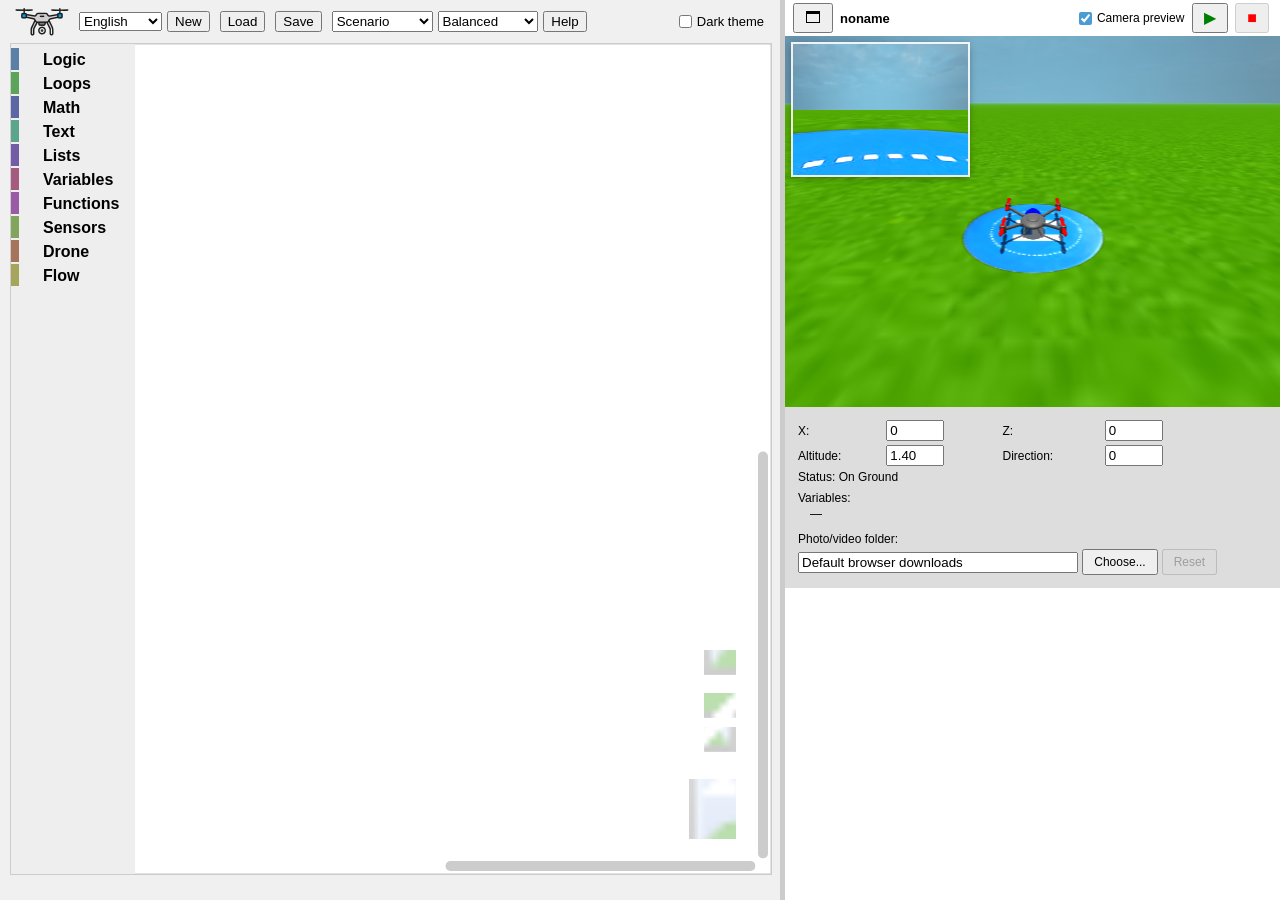
<file: index.html>
<!DOCTYPE html>
<html>
  <head>
    <meta charset="UTF-8">
    <link rel="icon" href="Drone Commander.png">
    <title>Drone Commander</title>
    <style>
      body, html {
        margin: 0;
        padding: 0;
        height: 100%;
        font-family: sans-serif;
        overflow: hidden;
      }
      #container {
        display: flex;
        height: 100%;
        width: 100%;
      }
      #leftPanel {
        width: calc(100% - 500px);
        padding: 10px;
        box-sizing: border-box;
        background: #f0f0f0;
        overflow: auto;
      }
      #divider {
        width: 5px;
        background-color: #ccc;
        cursor: ew-resize;
      }
      #rightPanel {
        flex: 1;
        display: flex;
        flex-direction: column;
        overflow: hidden;
        position: relative;
      }
      #rightPanel  button {
        font-size: 16px; 
        line-height: 1;
        padding: 5px 10px;
        margin:2px;
        vertical-align: middle;
        margin-right: 5px;
      }
      #webglContainer {
        flex: 0 1 auto;
        width: 100%;
        aspect-ratio: 4 / 3;
        min-height: 0;
        position: relative;
        overflow: hidden;
        background: #ddd;
      }
      #statusPanel {
        flex: 0 0 auto;
        background: #ddd;
        padding: 10px;
        overflow: auto;
        width: 100%;
        max-height: 40%;
        box-sizing: border-box;
        font-size: 12px;
      }
      #statusPanel table {
        width: calc(100% - 50px);
      }
      #statusPanel input {
        width: 50px;
      }
      #mediaSaveDirectoryRow td {
        padding-top: 8px;
      }
      #mediaSaveDirectoryFields {
        display: flex;
        align-items: center;
        gap: 4px;
        margin-top: 3px;
      }
      #statusPanel #mediaSaveDirectoryPath {
        flex: 1 1 auto;
        min-width: 80px;
        width: auto;
      }
      #statusPanel #selectMediaSaveDirectoryBtn,
      #statusPanel #resetMediaSaveDirectoryBtn {
        flex: 0 0 auto;
        margin: 0;
        font-size: 12px;
        white-space: nowrap;
      }
      #droneCameraPanel {
        position: absolute;
        top: 8px;
        left: 8px;
        z-index: 5;
        overflow: hidden;
        outline: 2px solid rgba(255, 255, 255, 0.9);
        box-shadow: 0 2px 8px rgba(0, 0, 0, 0.45);
        background: transparent;
        pointer-events: none;
      }
      #variablesRow td {
        padding-top: 4px;
      }
      #variableValues {
        display: flex;
        flex-direction: column;
        gap: 2px;
        margin-top: 2px;
        margin-left: 12px;
      }
      .variableValue {
        white-space: nowrap;
      }
      #blocklyDiv {
        height: calc(100% - 50px);
        width: 100%;
        border: 1px solid #ccc;
      }
      #menu {        
        margin-bottom: 10px;
        display: flex;
        align-items: center;
        gap: 5px;
        flex-wrap: wrap;
      }
      #menu img {
        margin-top: -23px;
        margin-bottom: -23px;
      }
      #scenarioControls {
        display: flex;
        gap: 5px;
        flex: 0 1 260px;
        min-width: 220px;
      }
      #scenarioControls select {
        flex: 1;
        min-width: 0;
      }
      #darkThemeControl {
        display: inline-flex;
        align-items: center;
        gap: 5px;
        margin-inline-start: auto;
        padding: 4px 6px;
        white-space: nowrap;
        font-size: 13px;
        cursor: pointer;
        user-select: none;
      }
      #darkThemeToggle {
        margin: 0;
        accent-color: #4B9CD3;
        cursor: pointer;
      }
      #viewerToolbar {
        display: flex;
        justify-content: flex-start;
        align-items: center;
        min-height: 36px;
        padding-left: 6px;
        padding-right: 6px;
        box-sizing: border-box;
      }
      #cameraPreviewControl {
        display: inline-flex;
        align-items: center;
        gap: 5px;
        margin-right: 6px;
        white-space: nowrap;
        font-size: 12px;
        cursor: pointer;
        user-select: none;
      }
      #cameraPreviewToggle {
        margin: 0;
        accent-color: #4B9CD3;
        cursor: pointer;
      }
      #fileNameLabel {
        max-width: 180px;
        overflow: hidden;
        text-overflow: ellipsis;
        white-space: nowrap;
        font-size: 13px;
        font-weight: bold;
        margin: 0 auto 0 2px;
      }
      button{
        margin-right:5px;
      }
      
      .blocklyTreeLabel {
        padding: 4px 8px;
        font-size: 16px;
        font-weight: bold;
        font-family: "Segoe UI", sans-serif;
      }

      .blocklyTreeRow {
        background: none !important; 
        border-radius: 0 !important;
        margin-bottom: 2px;
      }

      .blocklyTreeRow:hover {
        background-color: #e0e0e0 !important;
      }

      .blocklyToolboxCategory[data-category-id="logic"] > .blocklyTreeRow > .blocklyTreeLabel { color: #4B9CD3; }
      .blocklyToolboxCategory[data-category-id="loops"] > .blocklyTreeRow > .blocklyTreeLabel { color: #F7C948; }
      .blocklyToolboxCategory[data-category-id="math"] > .blocklyTreeRow > .blocklyTreeLabel { color: #F86624; }
      .blocklyToolboxCategory[data-category-id="text"] > .blocklyTreeRow > .blocklyTreeLabel { color: #8C6BB1; }
      .blocklyToolboxCategory[data-category-id="lists"] > .blocklyTreeRow > .blocklyTreeLabel { color: #3AAFB9; }
      .blocklyToolboxCategory[data-category-id="variables"] > .blocklyTreeRow > .blocklyTreeLabel { color: #FF8C42; }
      .blocklyToolboxCategory[data-category-id="functions"] > .blocklyTreeRow > .blocklyTreeLabel { color: #DB5461; }
      .blocklyToolboxCategory[data-category-id="drone"] > .blocklyTreeRow > .blocklyTreeLabel { color: #20A39E; }
      .blocklyToolboxCategory[data-category-id="sensors"] > .blocklyTreeRow > .blocklyTreeLabel { color: #90BE6D; }
      .blocklyToolboxCategory[data-category-id="flow"] > .blocklyTreeRow > .blocklyTreeLabel { color: #888888; }

      html.dark-theme {
        color-scheme: dark;
      }
      html.dark-theme body {
        background: #151719;
        color: #f0f0f0;
      }
      html.dark-theme #leftPanel,
      html.dark-theme #viewerToolbar {
        background: #1d1f21;
      }
      html.dark-theme #rightPanel {
        background: #151719;
      }
      html.dark-theme #divider {
        background: #4a4d50;
      }
      html.dark-theme #blocklyDiv {
        border-color: #55595d;
      }
      html.dark-theme button,
      html.dark-theme select,
      html.dark-theme input[type="text"],
      html.dark-theme input[type="number"] {
        border: 1px solid #5c6064;
        background: #2b2e31;
        color: #f2f2f2;
      }
      html.dark-theme button:disabled {
        color: #8d9195;
      }
      html.dark-theme #statusPanel {
        background: #26292c;
        color: #f0f0f0;
      }
      html.dark-theme .blocklyTreeRow:hover {
        background-color: #34383c !important;
      }
      
    </style>
    <!-- Include Blockly -->
    <script src="libs/blockly_compressed.min.js"></script>
    <script src="libs/blocks_compressed.min.js"></script>
    <script src="libs/Msg/en.js"></script>
    <script src="libs/javascript_compressed.min.js"></script>
    <!-- Include Three.js -->
    <script src="libs/three.min.js"></script>
    <script src="libs/STLLoader.js"></script>  
    <script src="libs/MTLLoader.js"></script>  
    <script src="libs/OBJLoader.js"></script>  
    
  </head>
  <body>
    <div id="container">
      <div id="leftPanel">
        <div id="menu">
          <img src="Drone Commander.png" width="64px">    
          <select id="languageSelect">
            <option value="en">English</option>
            <option value="it">Italiano</option>
            <option value="fr">Français</option>
            <option value="de">Deutsch</option>
            <option value="es">Español</option>
            <option value="pt">Português</option>
            <option value="ar">العربية</option>
            <option value="zh">简体中文</option>
            <option value="ko">한국어</option>
            <option value="ja">日本語</option>
          </select>
          <button id="newBtn">New</button>
          <button id="loadBtn">Load</button>
          <button id="saveBtn">Save</button>
          <div id="scenarioControls">
            <select id="scenarioSelect">
              <option value=""></option>
            </select>
            <select id="graphicsSelect">
              <option value="performance"></option>
              <option value="balanced"></option>
              <option value="quality"></option>
            </select>
            <button id="helpBtn"></button>
          </div>
          <label id="darkThemeControl" for="darkThemeToggle">
            <input type="checkbox" id="darkThemeToggle">
            <span id="labelDarkTheme">Dark theme</span>
          </label>

          <input type="file" id="fileInput" style="display:none">
        </div>
        <div id="blocklyDiv"></div>
      </div>
      <div id="divider"></div>
      <div id="rightPanel">
        <div id="viewerToolbar">
          <button id="toggleWebglBtn" >🗖</button>
          <span id="fileNameLabel"></span>
          <label id="cameraPreviewControl" for="cameraPreviewToggle">
            <input type="checkbox" id="cameraPreviewToggle" checked>
            <span id="labelCameraPreview">Camera preview</span>
          </label>
          <button id="runBtn" ><font color='green'>▶</font></button>
          <button id="stopBtn" disabled ><font color='red'>■</font></button>
        </div>
        <div id="webglContainer">
          <div id="droneCameraPanel"></div>
        </div>
        <div id="statusPanel">
          <table>
            <tr>
              <td id="labelX">X:</td><td><input type="number" id="x" value="0" step="0.1"></td>
              <td id="labelZ">Z:</td><td><input type="number" id="z" value="0" step="0.1"></td>
            </tr>
            <tr>
              <td id="labelAlt">Altitude:</td><td><input type="number" id="altitude" value="1.5" step="0.1"></td>
              <td id="labelDir">Direction:</td><td><input type="number" id="direction" value="0" step="1"></td>
            </tr>
            <tr>
              <td colspan="2"><span id="labelStatus">Status:</span> <span id="flightStatus">On Ground</span></td>
            </tr>
            <tr id="variablesRow">
              <td colspan="4">
                <div id="labelVariables">Variables:</div>
                <div id="variableValues">—</div>
              </td>
            </tr>
            <tr id="mediaSaveDirectoryRow" hidden>
              <td colspan="4">
                <label id="labelMediaSaveDirectory" for="mediaSaveDirectoryPath">
                  Photo/video folder:
                </label>
                <div id="mediaSaveDirectoryFields">
                  <input type="text" id="mediaSaveDirectoryPath" readonly>
                  <button type="button" id="selectMediaSaveDirectoryBtn">Choose...</button>
                  <button type="button" id="resetMediaSaveDirectoryBtn">Reset</button>
                </div>
              </td>
            </tr>
          </table>
        </div>
      </div>
    </div>
    
    <script src="js/blockly.js"></script>
    <script src="js/drone-commands.js"></script>
    <script src="js/ui.js"></script>
    <script src="js/app.js"></script>
  </body>
</html>
</file>
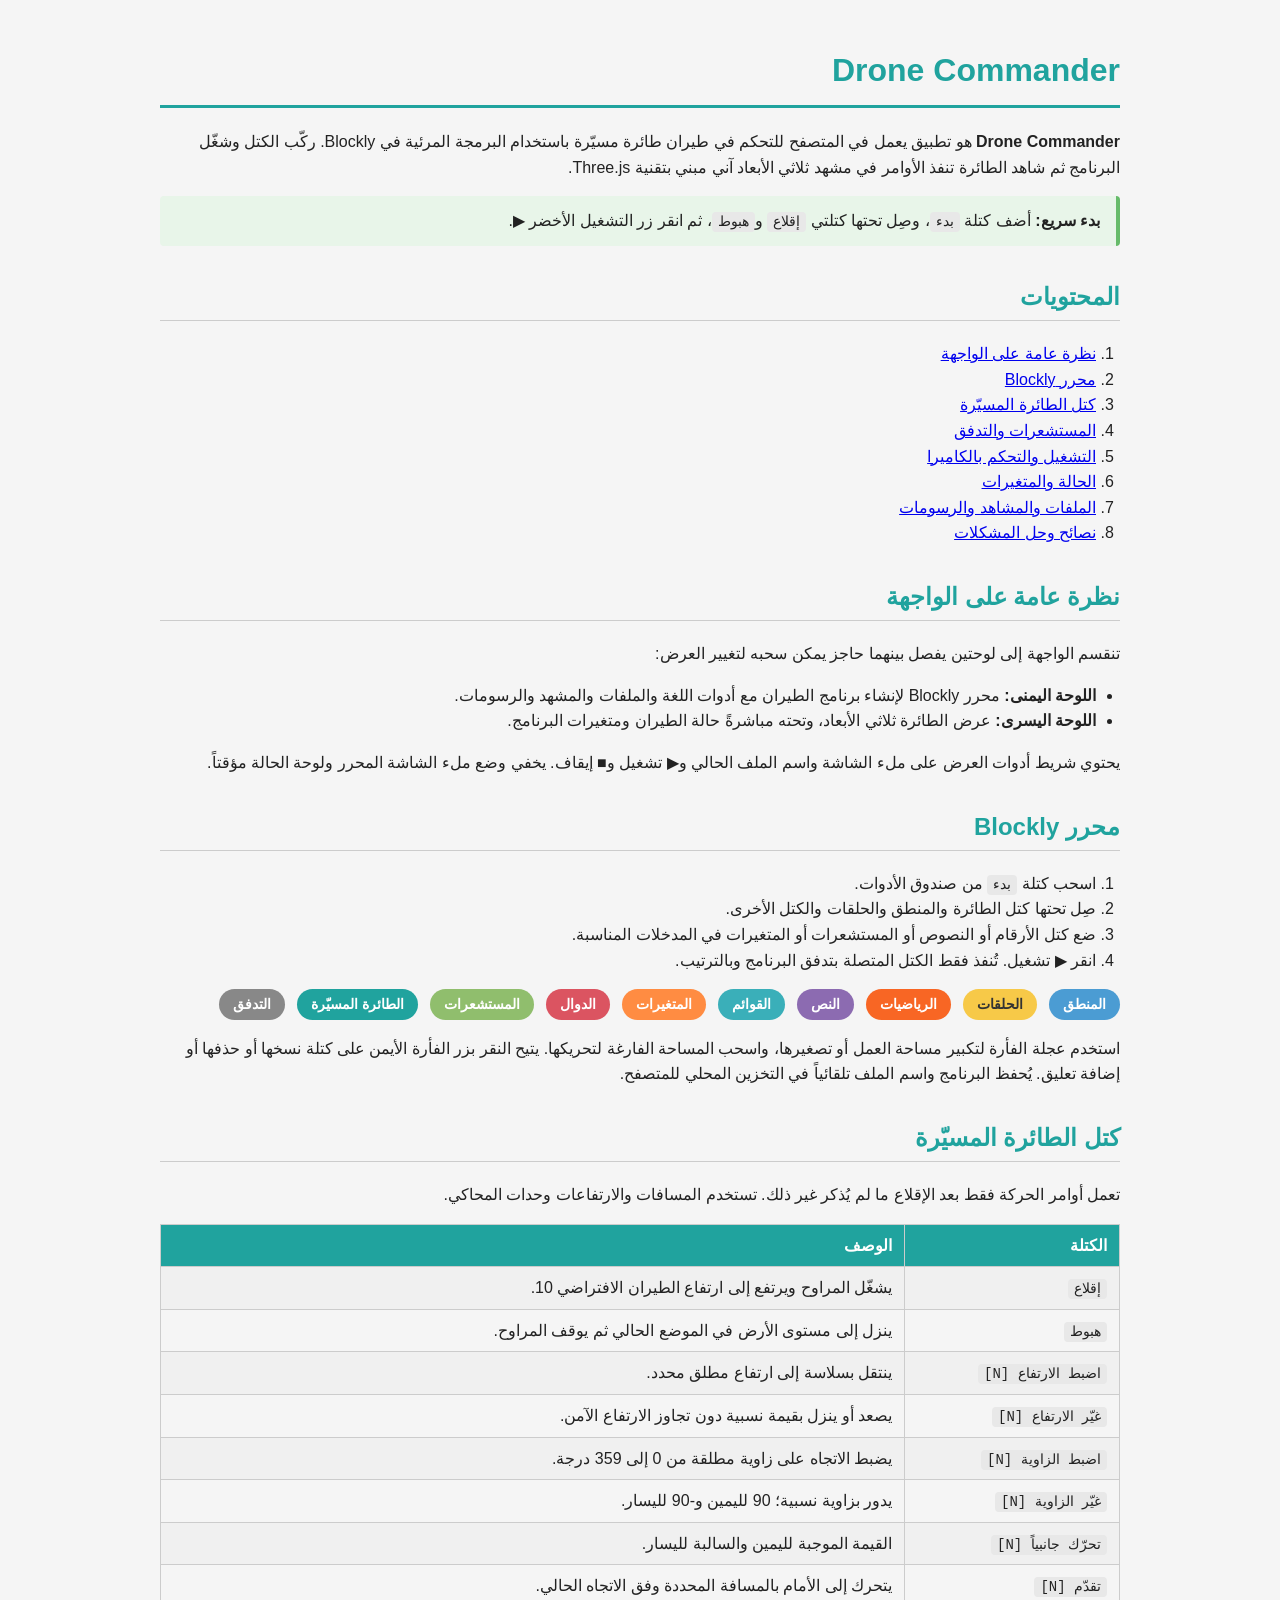
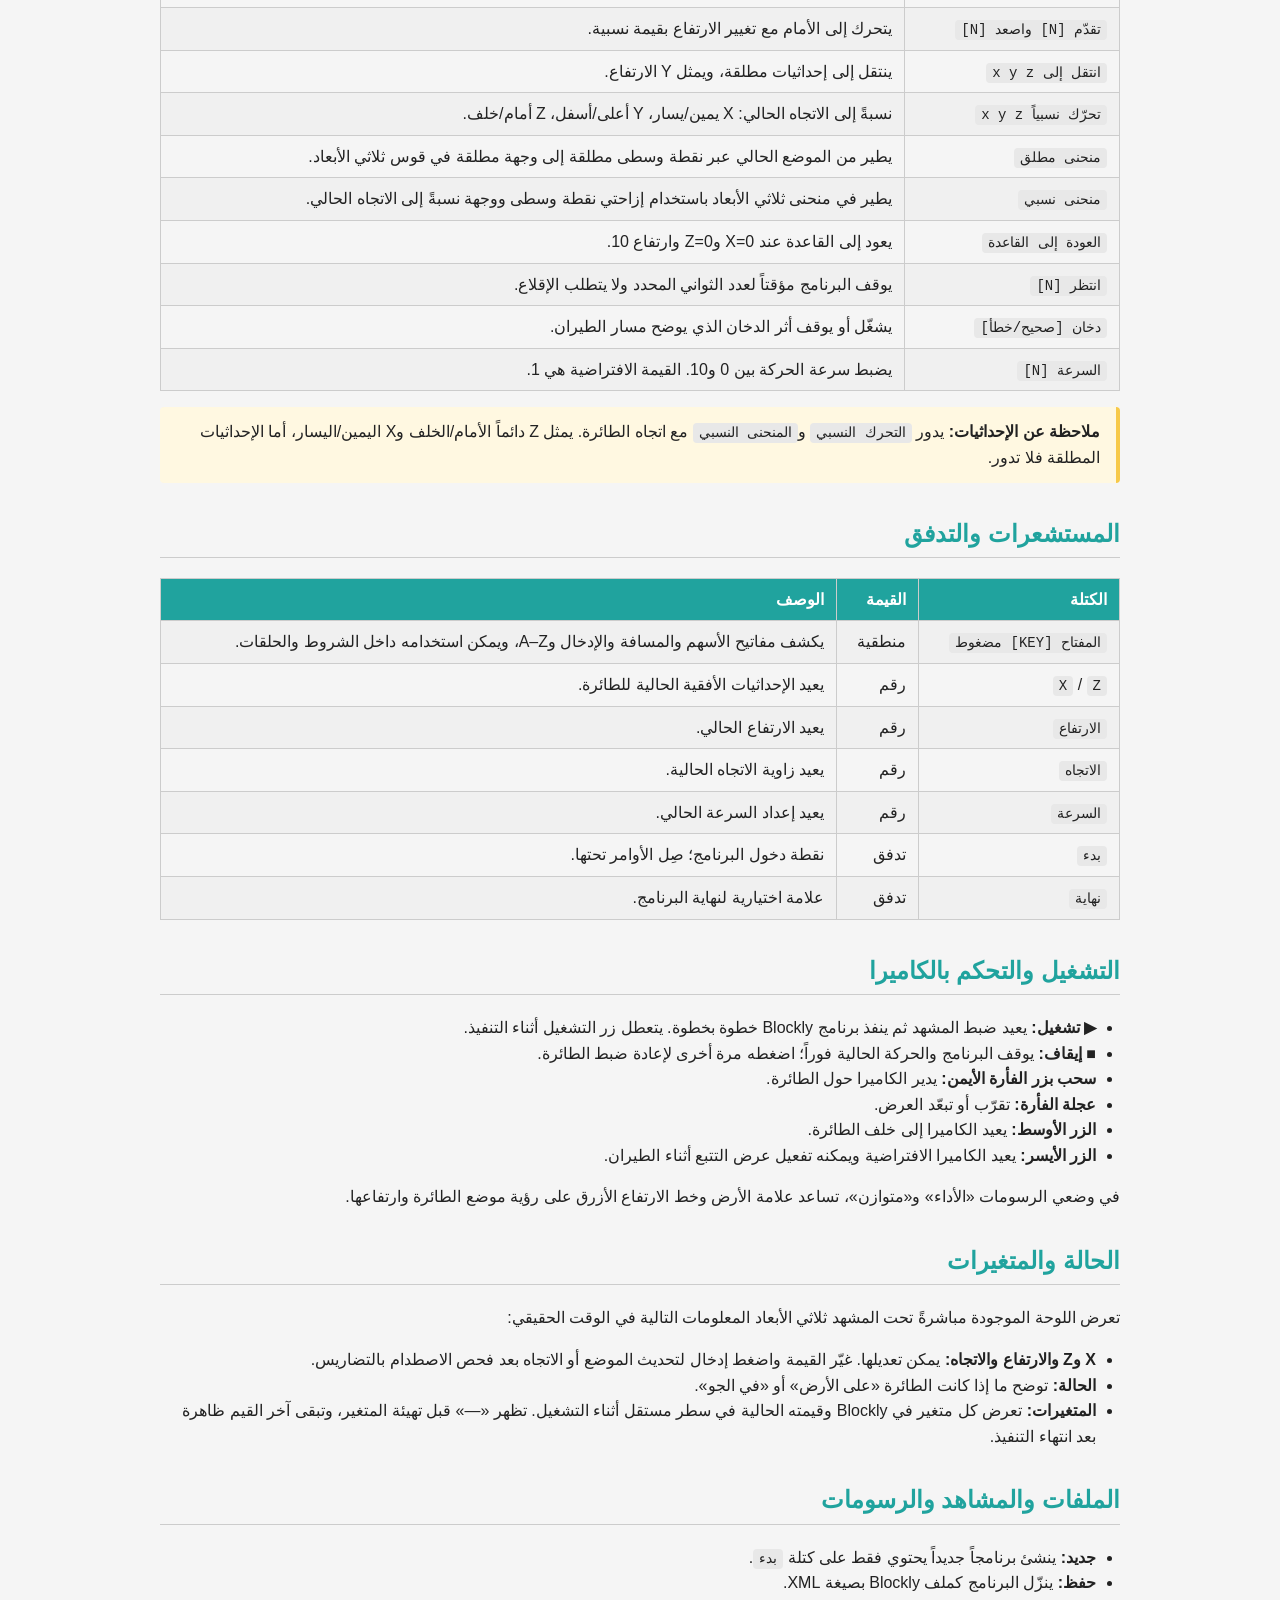
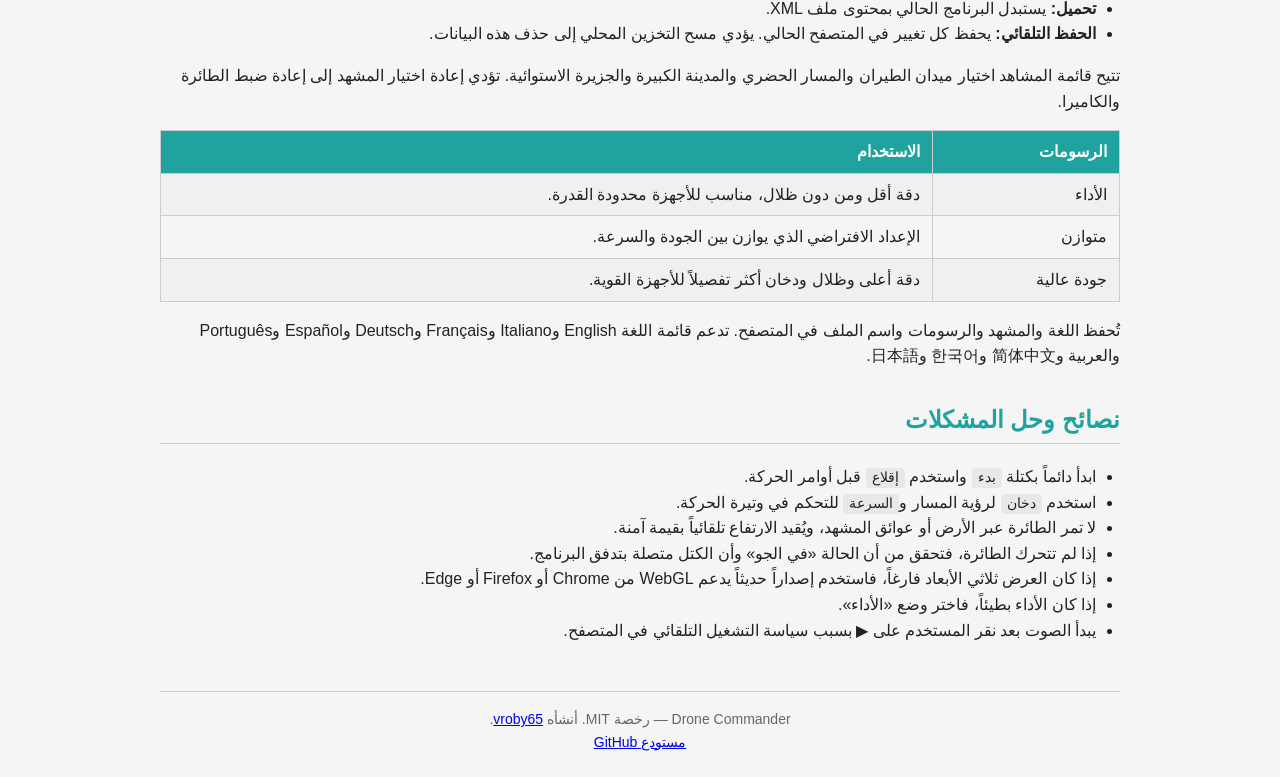
<file: doc/help-ar.html>
<!DOCTYPE html>
<html lang="ar" dir="rtl">
<head>
  <meta charset="UTF-8">
  <meta name="viewport" content="width=device-width, initial-scale=1.0">
  <title>Drone Commander - المساعدة</title>
  <link rel="stylesheet" href="help.css">
</head>
<body>

<h1>Drone Commander</h1>
<p><strong>Drone Commander</strong> هو تطبيق يعمل في المتصفح للتحكم في طيران طائرة مسيّرة باستخدام البرمجة المرئية في Blockly. ركّب الكتل وشغّل البرنامج ثم شاهد الطائرة تنفذ الأوامر في مشهد ثلاثي الأبعاد آني مبني بتقنية Three.js.</p>

<div class="tip"><strong>بدء سريع:</strong> أضف كتلة <code>بدء</code>، وصِل تحتها كتلتي <code>إقلاع</code> و<code>هبوط</code>، ثم انقر زر التشغيل الأخضر ▶.</div>

<h2>المحتويات</h2>
<ol>
  <li><a href="#interface">نظرة عامة على الواجهة</a></li>
  <li><a href="#editor">محرر Blockly</a></li>
  <li><a href="#drone-blocks">كتل الطائرة المسيّرة</a></li>
  <li><a href="#sensors">المستشعرات والتدفق</a></li>
  <li><a href="#controls">التشغيل والتحكم بالكاميرا</a></li>
  <li><a href="#status">الحالة والمتغيرات</a></li>
  <li><a href="#files">الملفات والمشاهد والرسومات</a></li>
  <li><a href="#tips">نصائح وحل المشكلات</a></li>
</ol>

<h2 id="interface">نظرة عامة على الواجهة</h2>
<p>تنقسم الواجهة إلى لوحتين يفصل بينهما حاجز يمكن سحبه لتغيير العرض:</p>
<ul>
  <li><strong>اللوحة اليمنى:</strong> محرر Blockly لإنشاء برنامج الطيران مع أدوات اللغة والملفات والمشهد والرسومات.</li>
  <li><strong>اللوحة اليسرى:</strong> عرض الطائرة ثلاثي الأبعاد، وتحته مباشرةً حالة الطيران ومتغيرات البرنامج.</li>
</ul>
<p>يحتوي شريط أدوات العرض على ملء الشاشة واسم الملف الحالي و▶ تشغيل و■ إيقاف. يخفي وضع ملء الشاشة المحرر ولوحة الحالة مؤقتاً.</p>

<h2 id="editor">محرر Blockly</h2>
<ol>
  <li>اسحب كتلة <code>بدء</code> من صندوق الأدوات.</li>
  <li>صِل تحتها كتل الطائرة والمنطق والحلقات والكتل الأخرى.</li>
  <li>ضع كتل الأرقام أو النصوص أو المستشعرات أو المتغيرات في المدخلات المناسبة.</li>
  <li>انقر ▶ تشغيل. تُنفذ فقط الكتل المتصلة بتدفق البرنامج وبالترتيب.</li>
</ol>

<div class="category-section">
  <span class="category-tag cat-logic">المنطق</span>
  <span class="category-tag cat-loops">الحلقات</span>
  <span class="category-tag cat-math">الرياضيات</span>
  <span class="category-tag cat-text">النص</span>
  <span class="category-tag cat-lists">القوائم</span>
  <span class="category-tag cat-variables">المتغيرات</span>
  <span class="category-tag cat-functions">الدوال</span>
  <span class="category-tag cat-sensors">المستشعرات</span>
  <span class="category-tag cat-drone">الطائرة المسيّرة</span>
  <span class="category-tag cat-flow">التدفق</span>
</div>

<p>استخدم عجلة الفأرة لتكبير مساحة العمل أو تصغيرها، واسحب المساحة الفارغة لتحريكها. يتيح النقر بزر الفأرة الأيمن على كتلة نسخها أو حذفها أو إضافة تعليق. يُحفظ البرنامج واسم الملف تلقائياً في التخزين المحلي للمتصفح.</p>

<h2 id="drone-blocks">كتل الطائرة المسيّرة</h2>
<p>تعمل أوامر الحركة فقط بعد الإقلاع ما لم يُذكر غير ذلك. تستخدم المسافات والارتفاعات وحدات المحاكي.</p>

<table class="block-table">
  <tr><th>الكتلة</th><th>الوصف</th></tr>
  <tr><td><code>إقلاع</code></td><td>يشغّل المراوح ويرتفع إلى ارتفاع الطيران الافتراضي 10.</td></tr>
  <tr><td><code>هبوط</code></td><td>ينزل إلى مستوى الأرض في الموضع الحالي ثم يوقف المراوح.</td></tr>
  <tr><td><code>اضبط الارتفاع [N]</code></td><td>ينتقل بسلاسة إلى ارتفاع مطلق محدد.</td></tr>
  <tr><td><code>غيّر الارتفاع [N]</code></td><td>يصعد أو ينزل بقيمة نسبية دون تجاوز الارتفاع الآمن.</td></tr>
  <tr><td><code>اضبط الزاوية [N]</code></td><td>يضبط الاتجاه على زاوية مطلقة من 0 إلى 359 درجة.</td></tr>
  <tr><td><code>غيّر الزاوية [N]</code></td><td>يدور بزاوية نسبية؛ 90 لليمين و-90 لليسار.</td></tr>
  <tr><td><code>تحرّك جانبياً [N]</code></td><td>القيمة الموجبة لليمين والسالبة لليسار.</td></tr>
  <tr><td><code>تقدّم [N]</code></td><td>يتحرك إلى الأمام بالمسافة المحددة وفق الاتجاه الحالي.</td></tr>
  <tr><td><code>تقدّم [N] واصعد [N]</code></td><td>يتحرك إلى الأمام مع تغيير الارتفاع بقيمة نسبية.</td></tr>
  <tr><td><code>انتقل إلى x y z</code></td><td>ينتقل إلى إحداثيات مطلقة، ويمثل Y الارتفاع.</td></tr>
  <tr><td><code>تحرّك نسبياً x y z</code></td><td>نسبةً إلى الاتجاه الحالي: X يمين/يسار، Y أعلى/أسفل، Z أمام/خلف.</td></tr>
  <tr><td><code>منحنى مطلق</code></td><td>يطير من الموضع الحالي عبر نقطة وسطى مطلقة إلى وجهة مطلقة في قوس ثلاثي الأبعاد.</td></tr>
  <tr><td><code>منحنى نسبي</code></td><td>يطير في منحنى ثلاثي الأبعاد باستخدام إزاحتي نقطة وسطى ووجهة نسبةً إلى الاتجاه الحالي.</td></tr>
  <tr><td><code>العودة إلى القاعدة</code></td><td>يعود إلى القاعدة عند X=0 وZ=0 وارتفاع 10.</td></tr>
  <tr><td><code>انتظر [N]</code></td><td>يوقف البرنامج مؤقتاً لعدد الثواني المحدد ولا يتطلب الإقلاع.</td></tr>
  <tr><td><code>دخان [صحيح/خطأ]</code></td><td>يشغّل أو يوقف أثر الدخان الذي يوضح مسار الطيران.</td></tr>
  <tr><td><code>السرعة [N]</code></td><td>يضبط سرعة الحركة بين 0 و10. القيمة الافتراضية هي 1.</td></tr>
</table>

<div class="note"><strong>ملاحظة عن الإحداثيات:</strong> يدور <code>التحرك النسبي</code> و<code>المنحنى النسبي</code> مع اتجاه الطائرة. يمثل Z دائماً الأمام/الخلف وX اليمين/اليسار، أما الإحداثيات المطلقة فلا تدور.</div>

<h2 id="sensors">المستشعرات والتدفق</h2>
<table class="block-table">
  <tr><th>الكتلة</th><th>القيمة</th><th>الوصف</th></tr>
  <tr><td><code>المفتاح [KEY] مضغوط</code></td><td>منطقية</td><td>يكشف مفاتيح الأسهم والمسافة والإدخال وA–Z، ويمكن استخدامه داخل الشروط والحلقات.</td></tr>
  <tr><td><code>X</code> / <code>Z</code></td><td>رقم</td><td>يعيد الإحداثيات الأفقية الحالية للطائرة.</td></tr>
  <tr><td><code>الارتفاع</code></td><td>رقم</td><td>يعيد الارتفاع الحالي.</td></tr>
  <tr><td><code>الاتجاه</code></td><td>رقم</td><td>يعيد زاوية الاتجاه الحالية.</td></tr>
  <tr><td><code>السرعة</code></td><td>رقم</td><td>يعيد إعداد السرعة الحالي.</td></tr>
  <tr><td><code>بدء</code></td><td>تدفق</td><td>نقطة دخول البرنامج؛ صِل الأوامر تحتها.</td></tr>
  <tr><td><code>نهاية</code></td><td>تدفق</td><td>علامة اختيارية لنهاية البرنامج.</td></tr>
</table>

<h2 id="controls">التشغيل والتحكم بالكاميرا</h2>
<ul>
  <li><strong>▶ تشغيل:</strong> يعيد ضبط المشهد ثم ينفذ برنامج Blockly خطوة بخطوة. يتعطل زر التشغيل أثناء التنفيذ.</li>
  <li><strong>■ إيقاف:</strong> يوقف البرنامج والحركة الحالية فوراً؛ اضغطه مرة أخرى لإعادة ضبط الطائرة.</li>
  <li><strong>سحب بزر الفأرة الأيمن:</strong> يدير الكاميرا حول الطائرة.</li>
  <li><strong>عجلة الفأرة:</strong> تقرّب أو تبعّد العرض.</li>
  <li><strong>الزر الأوسط:</strong> يعيد الكاميرا إلى خلف الطائرة.</li>
  <li><strong>الزر الأيسر:</strong> يعيد الكاميرا الافتراضية ويمكنه تفعيل عرض التتبع أثناء الطيران.</li>
</ul>
<p>في وضعي الرسومات «الأداء» و«متوازن»، تساعد علامة الأرض وخط الارتفاع الأزرق على رؤية موضع الطائرة وارتفاعها.</p>

<h2 id="status">الحالة والمتغيرات</h2>
<p>تعرض اللوحة الموجودة مباشرةً تحت المشهد ثلاثي الأبعاد المعلومات التالية في الوقت الحقيقي:</p>
<ul>
  <li><strong>X وZ والارتفاع والاتجاه:</strong> يمكن تعديلها. غيّر القيمة واضغط إدخال لتحديث الموضع أو الاتجاه بعد فحص الاصطدام بالتضاريس.</li>
  <li><strong>الحالة:</strong> توضح ما إذا كانت الطائرة «على الأرض» أو «في الجو».</li>
  <li><strong>المتغيرات:</strong> تعرض كل متغير في Blockly وقيمته الحالية في سطر مستقل أثناء التشغيل. تظهر «—» قبل تهيئة المتغير، وتبقى آخر القيم ظاهرة بعد انتهاء التنفيذ.</li>
</ul>

<h2 id="files">الملفات والمشاهد والرسومات</h2>
<ul>
  <li><strong>جديد:</strong> ينشئ برنامجاً جديداً يحتوي فقط على كتلة <code>بدء</code>.</li>
  <li><strong>حفظ:</strong> ينزّل البرنامج كملف Blockly بصيغة XML.</li>
  <li><strong>تحميل:</strong> يستبدل البرنامج الحالي بمحتوى ملف XML.</li>
  <li><strong>الحفظ التلقائي:</strong> يحفظ كل تغيير في المتصفح الحالي. يؤدي مسح التخزين المحلي إلى حذف هذه البيانات.</li>
</ul>
<p>تتيح قائمة المشاهد اختيار ميدان الطيران والمسار الحضري والمدينة الكبيرة والجزيرة الاستوائية. تؤدي إعادة اختيار المشهد إلى إعادة ضبط الطائرة والكاميرا.</p>
<table class="block-table">
  <tr><th>الرسومات</th><th>الاستخدام</th></tr>
  <tr><td>الأداء</td><td>دقة أقل ومن دون ظلال، مناسب للأجهزة محدودة القدرة.</td></tr>
  <tr><td>متوازن</td><td>الإعداد الافتراضي الذي يوازن بين الجودة والسرعة.</td></tr>
  <tr><td>جودة عالية</td><td>دقة أعلى وظلال ودخان أكثر تفصيلاً للأجهزة القوية.</td></tr>
</table>
<p>تُحفظ اللغة والمشهد والرسومات واسم الملف في المتصفح. تدعم قائمة اللغة English وItaliano وFrançais وDeutsch وEspañol وPortuguês والعربية و简体中文 و한국어 و日本語.</p>

<h2 id="tips">نصائح وحل المشكلات</h2>
<ul>
  <li>ابدأ دائماً بكتلة <code>بدء</code> واستخدم <code>إقلاع</code> قبل أوامر الحركة.</li>
  <li>استخدم <code>دخان</code> لرؤية المسار و<code>السرعة</code> للتحكم في وتيرة الحركة.</li>
  <li>لا تمر الطائرة عبر الأرض أو عوائق المشهد، ويُقيد الارتفاع تلقائياً بقيمة آمنة.</li>
  <li>إذا لم تتحرك الطائرة، فتحقق من أن الحالة «في الجو» وأن الكتل متصلة بتدفق البرنامج.</li>
  <li>إذا كان العرض ثلاثي الأبعاد فارغاً، فاستخدم إصداراً حديثاً يدعم WebGL من Chrome أو Firefox أو Edge.</li>
  <li>إذا كان الأداء بطيئاً، فاختر وضع «الأداء».</li>
  <li>يبدأ الصوت بعد نقر المستخدم على ▶ بسبب سياسة التشغيل التلقائي في المتصفح.</li>
</ul>

<footer>
  Drone Commander — رخصة MIT. أنشأه <a href="https://github.com/vroby65">vroby65</a>.<br>
  <a href="https://github.com/vroby65/DroneCommander">مستودع GitHub</a>
</footer>

</body>
</html>
</file>
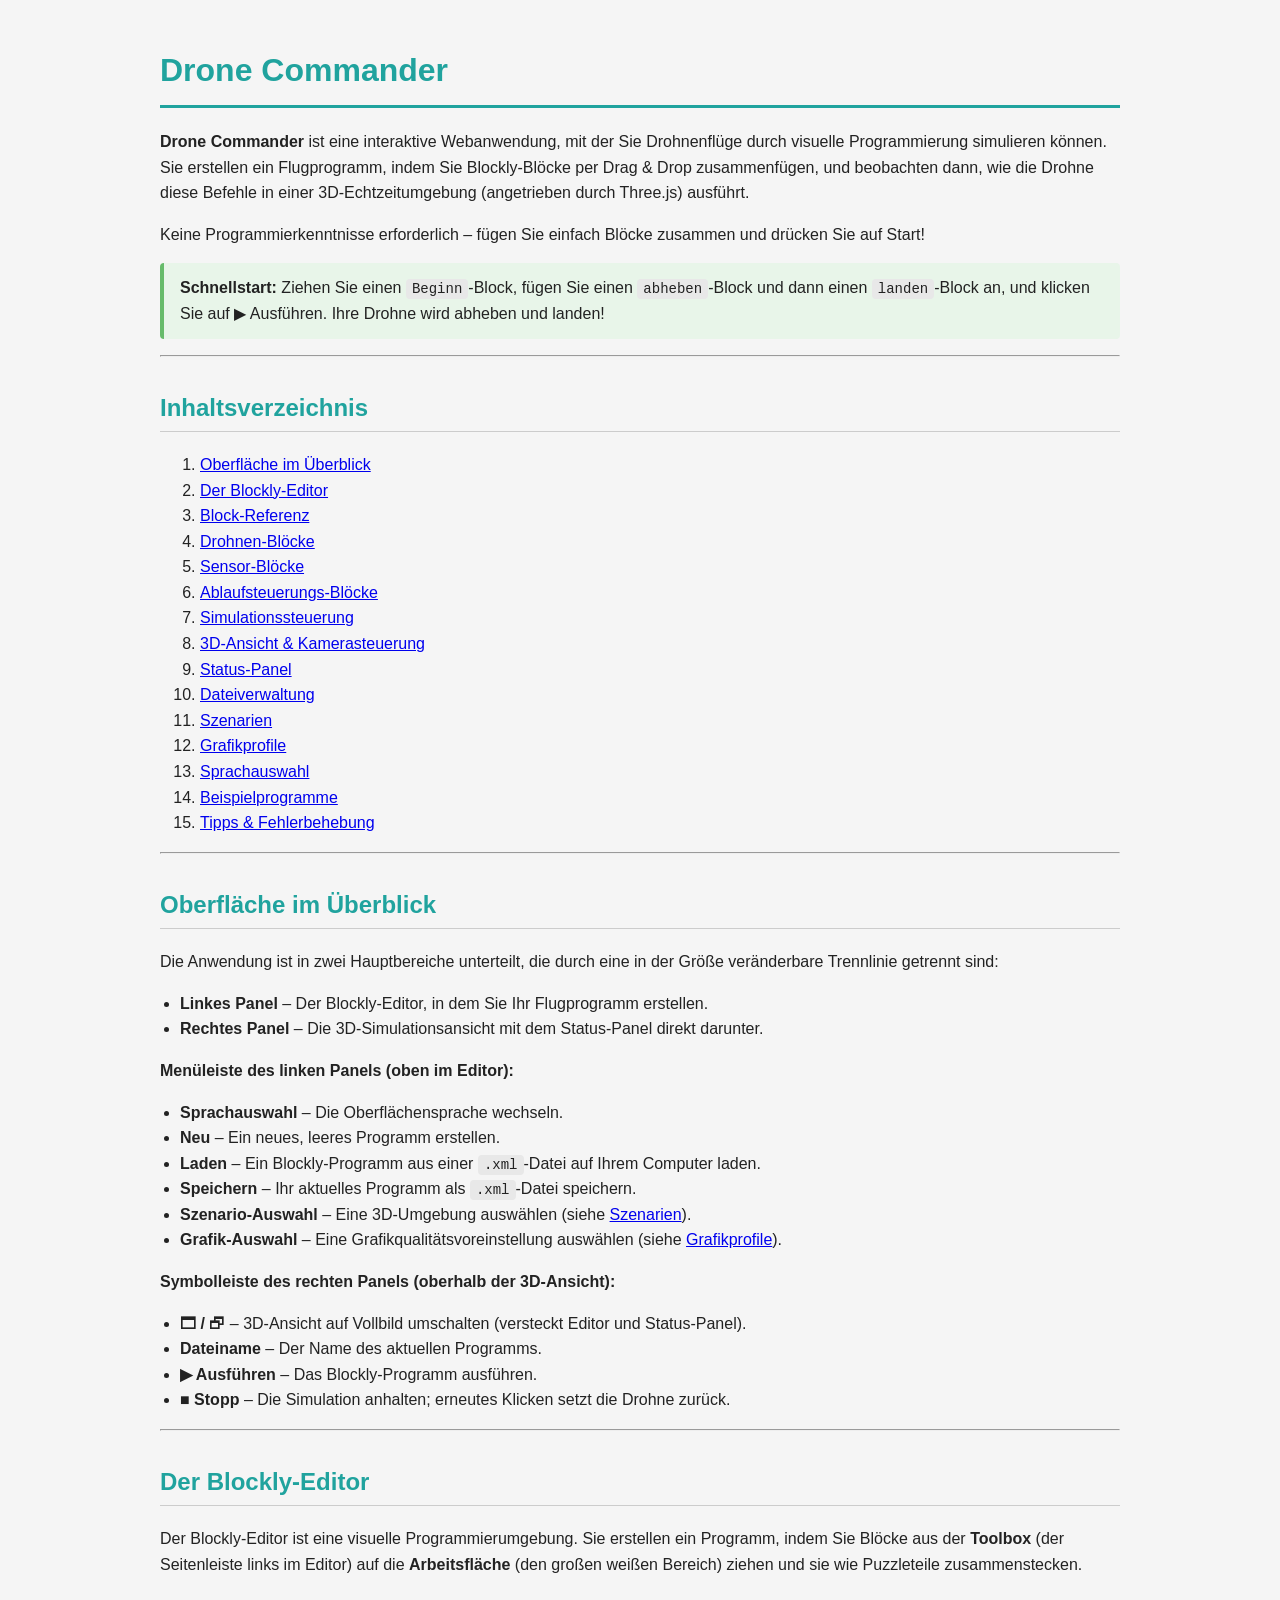
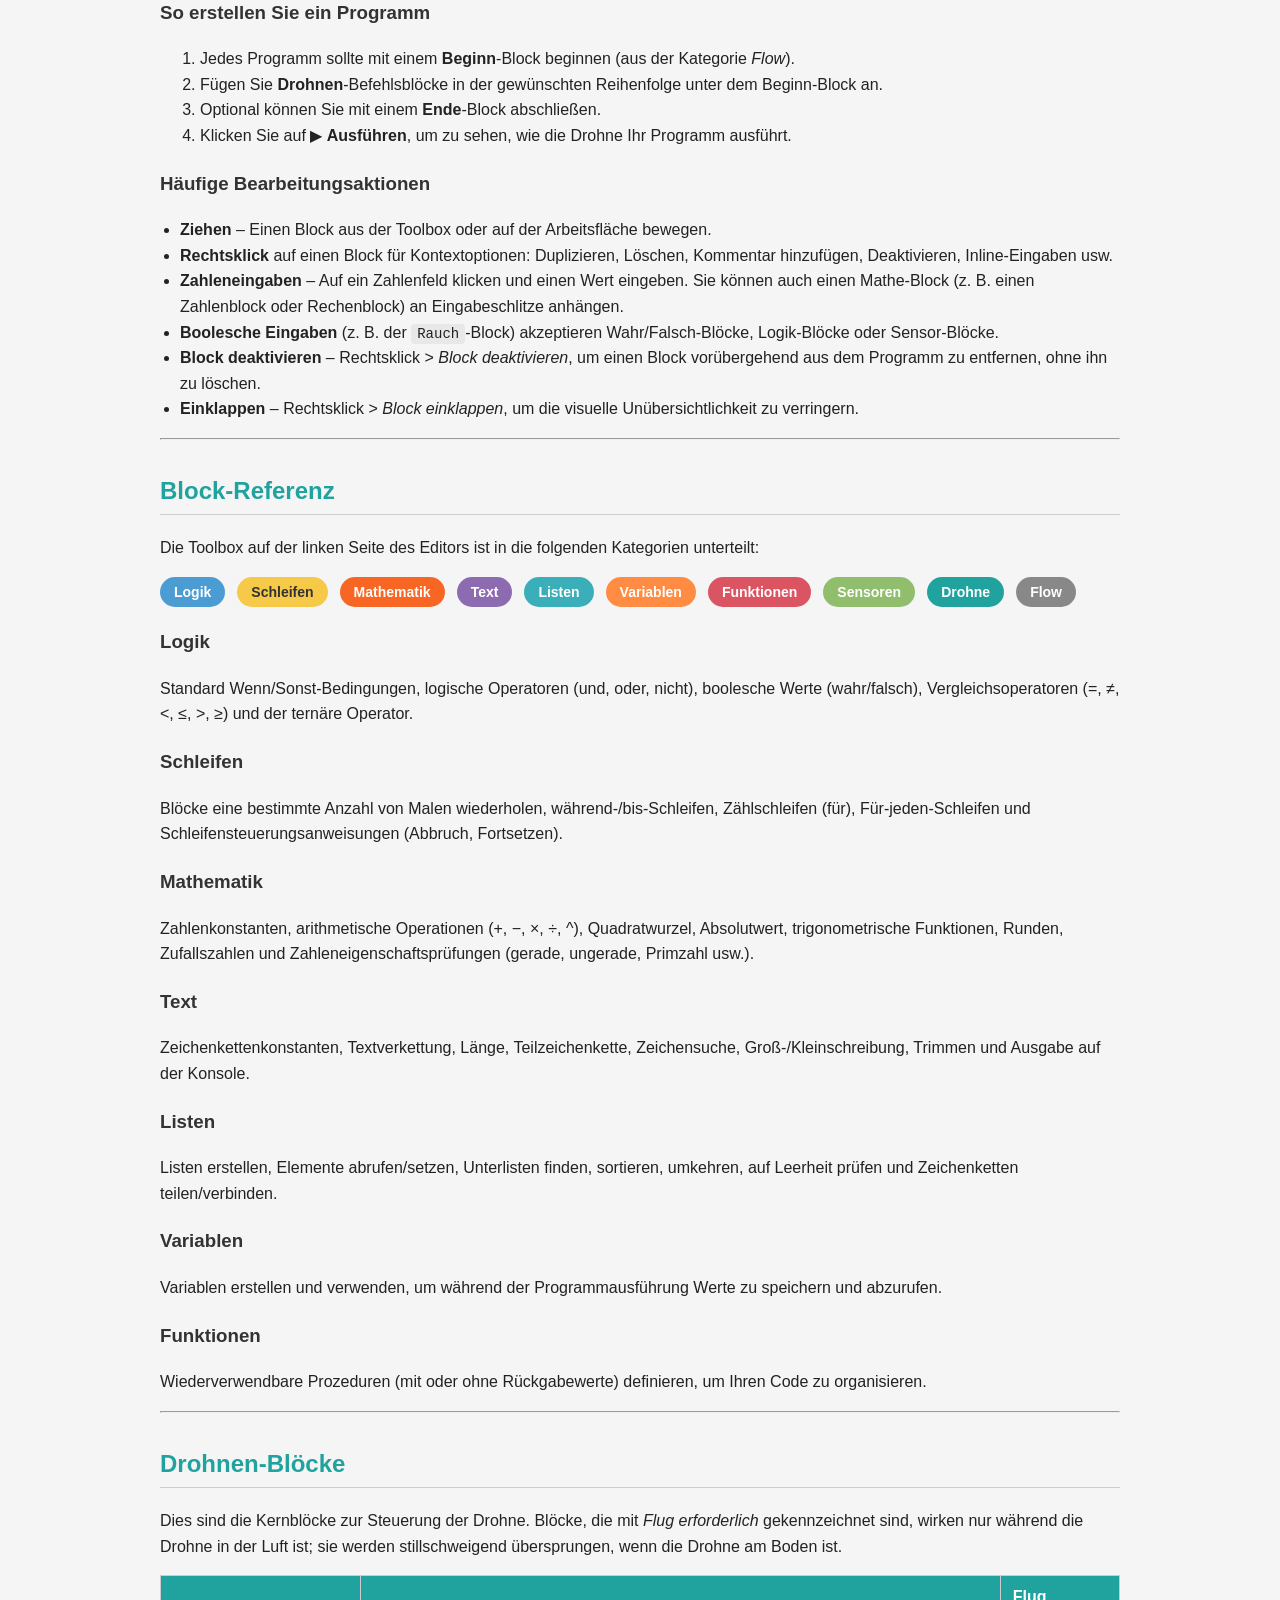
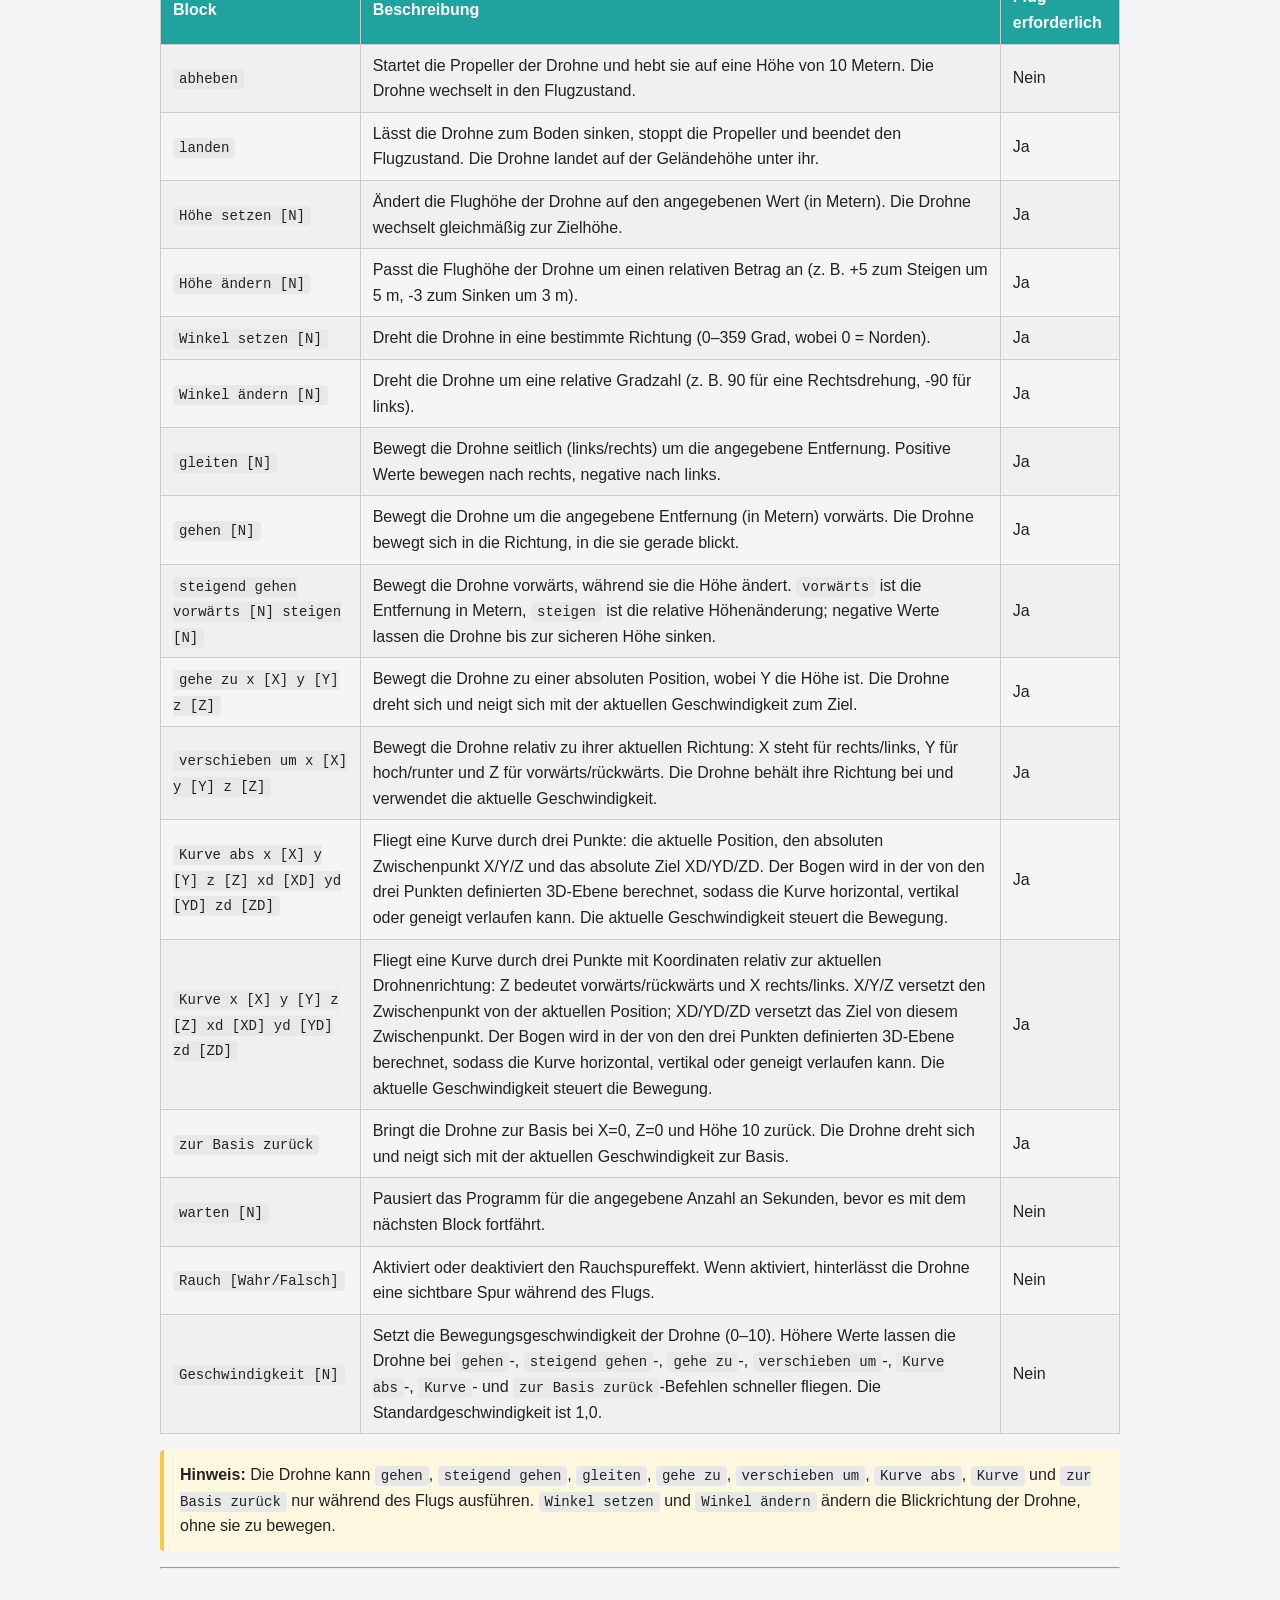
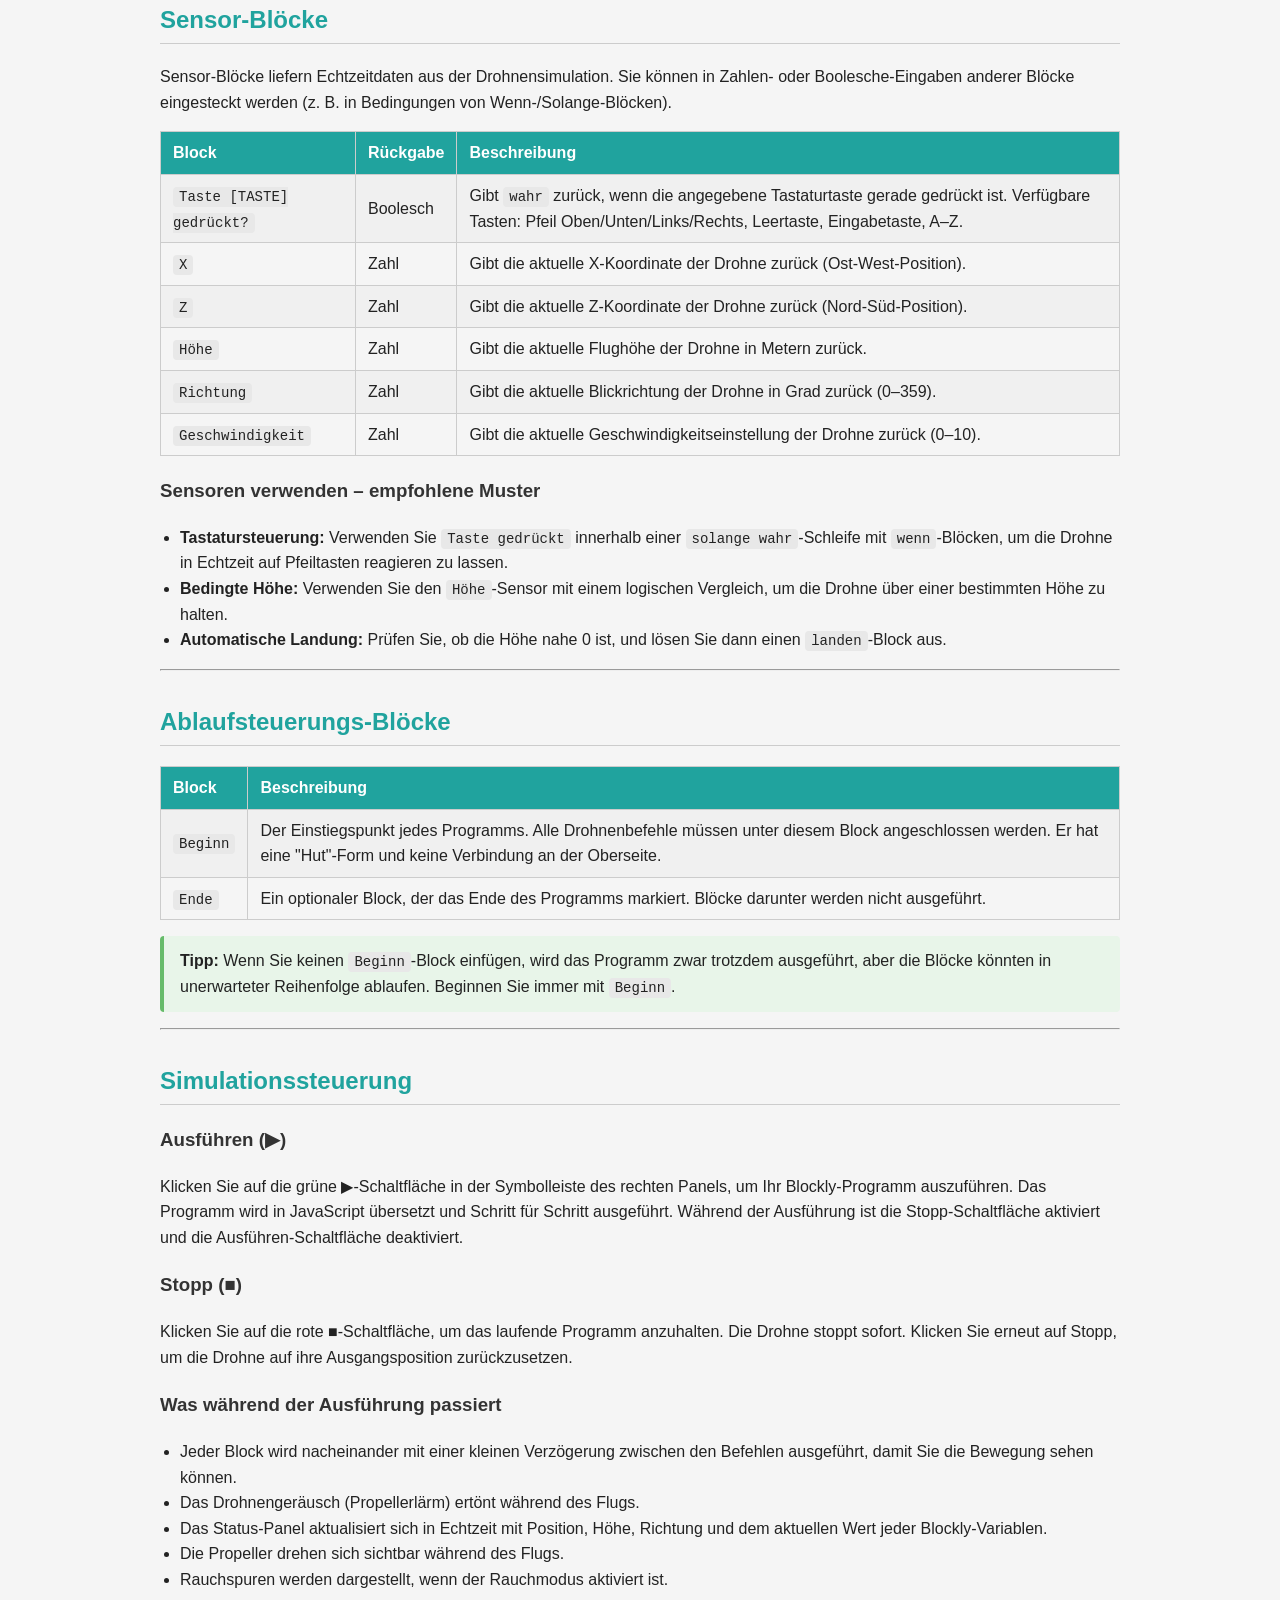
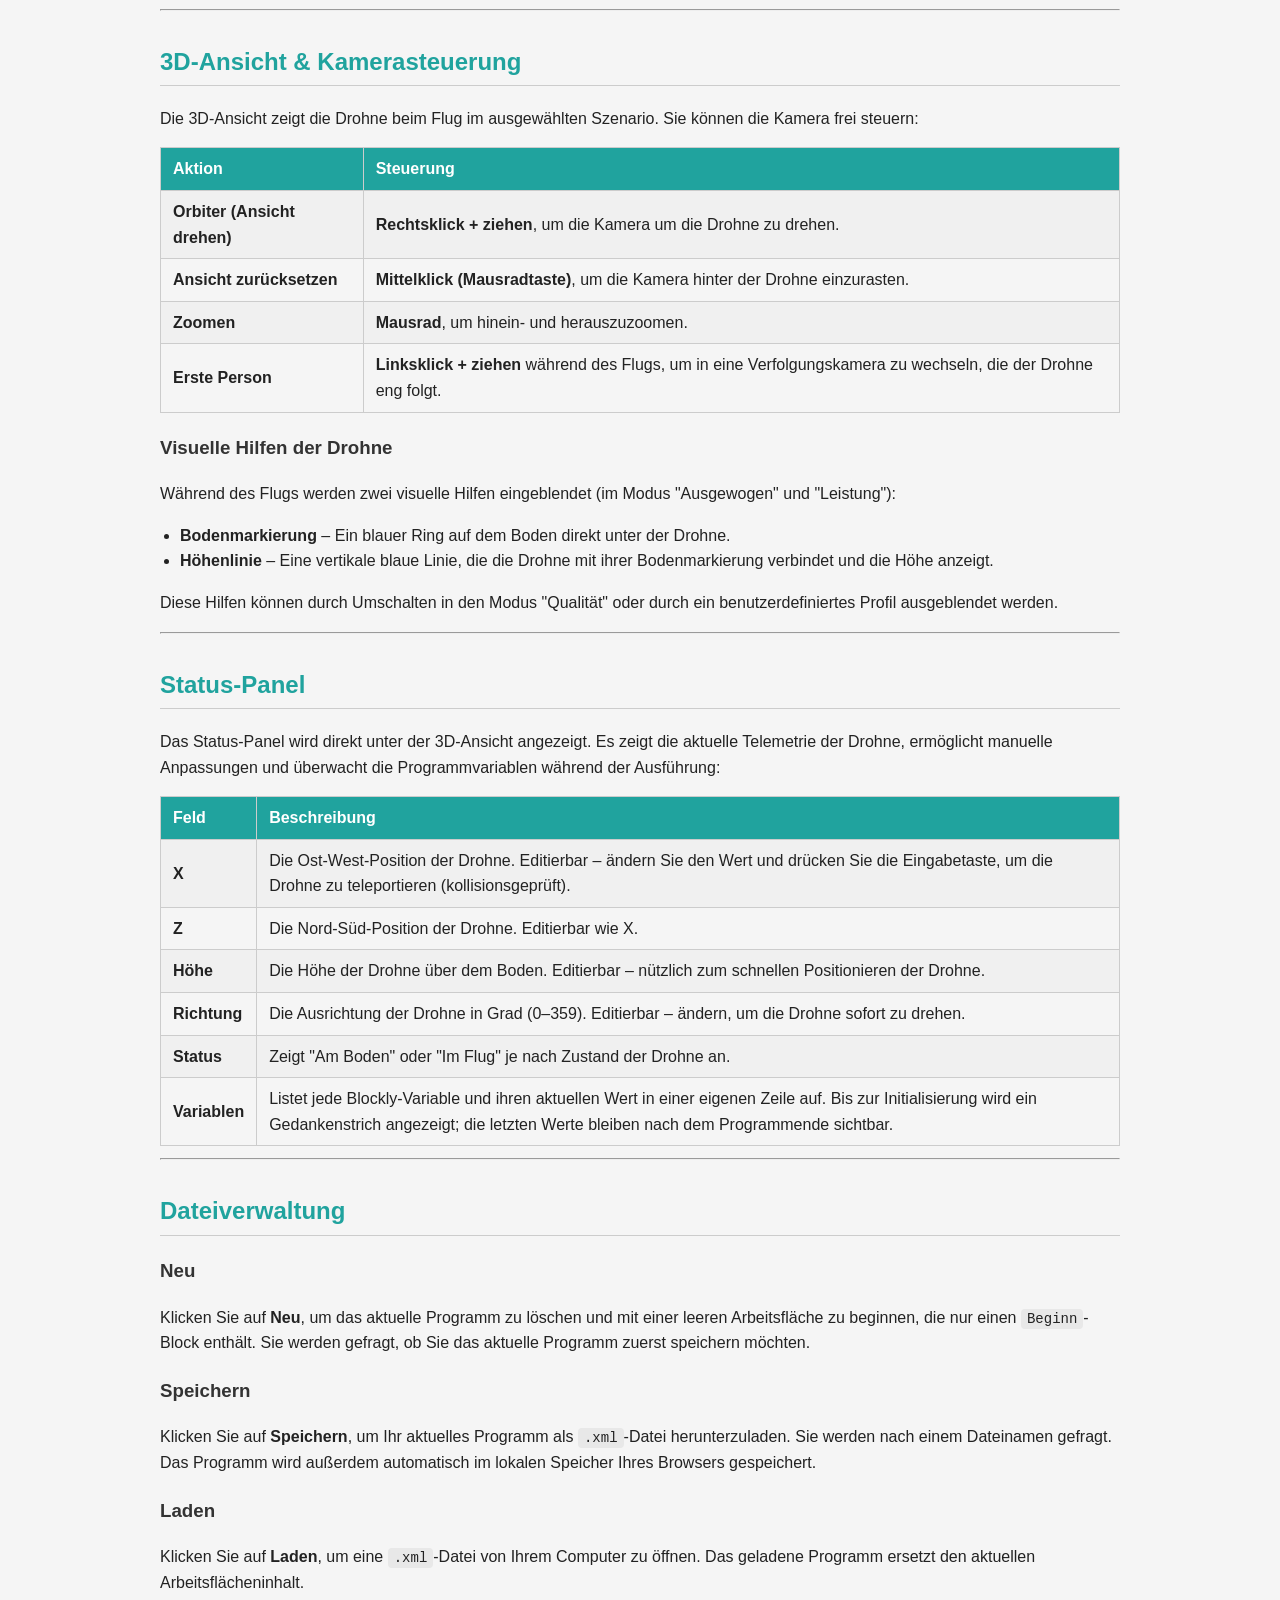
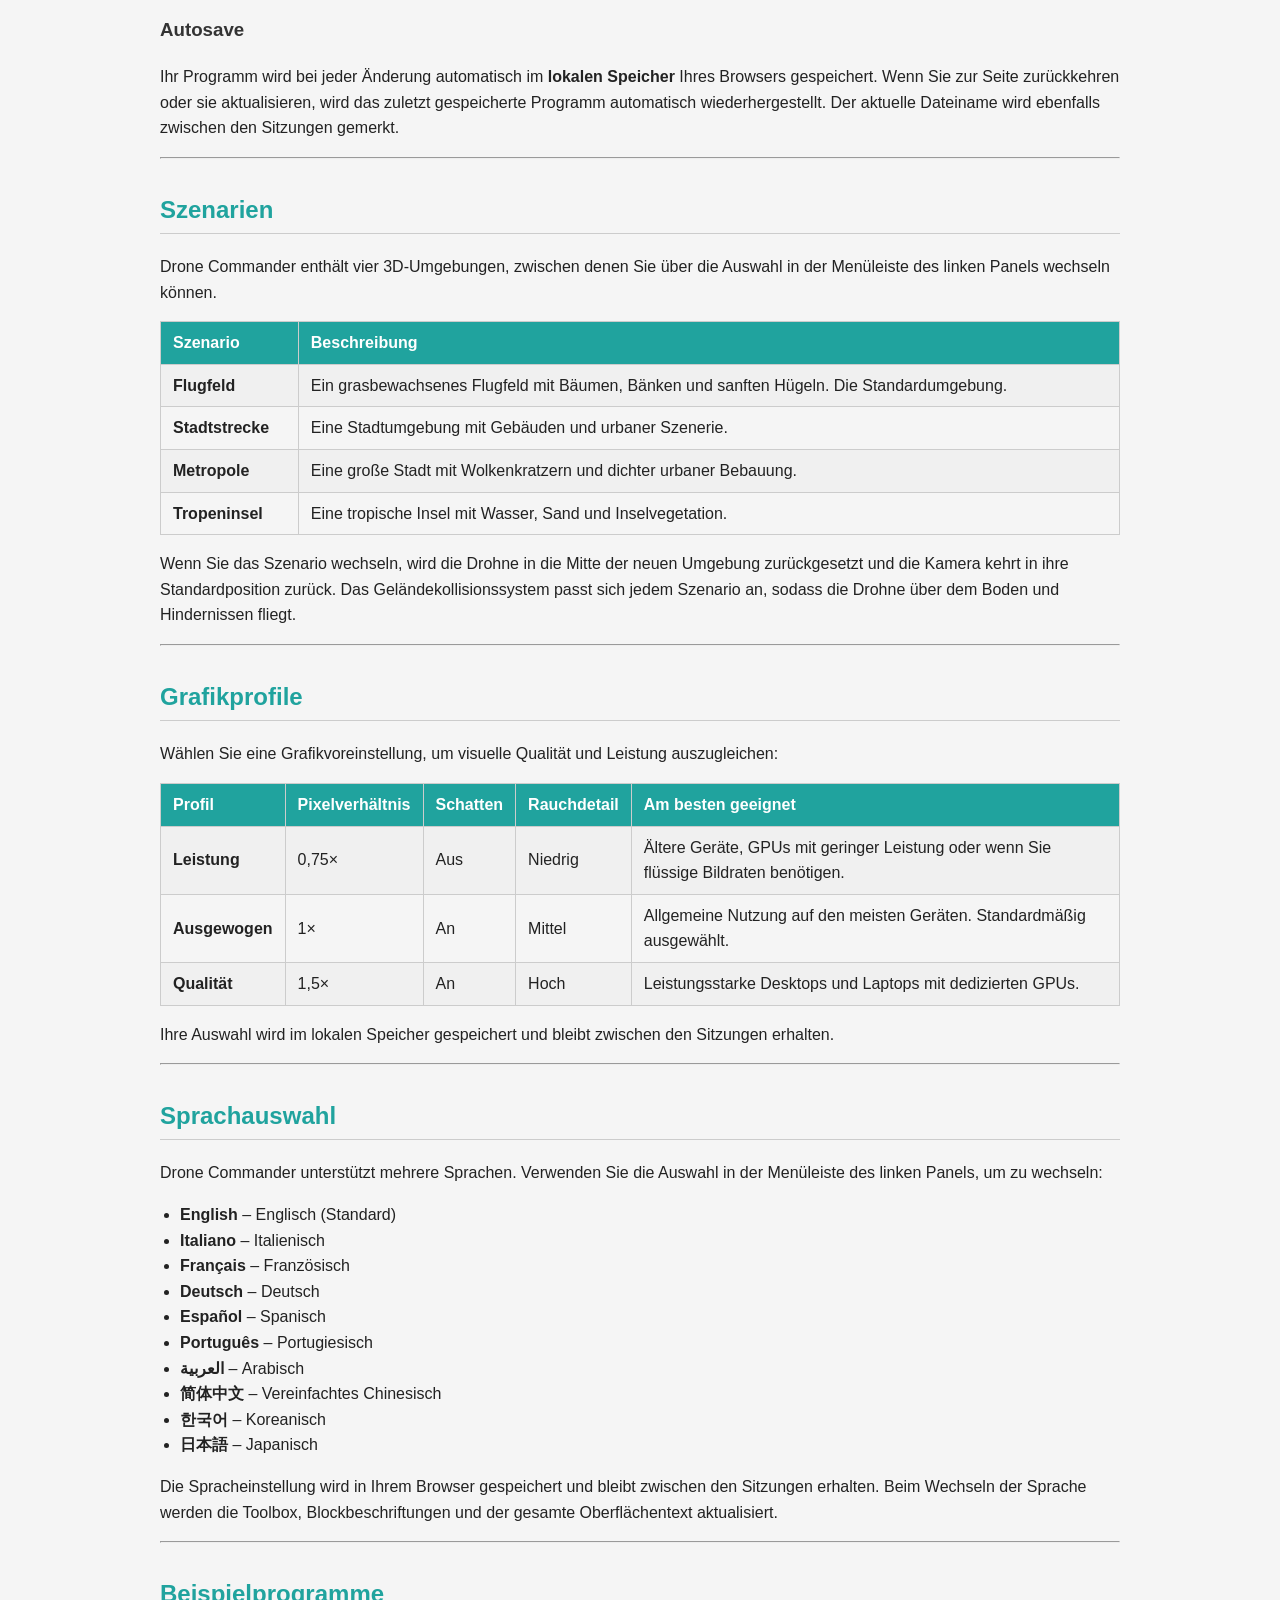
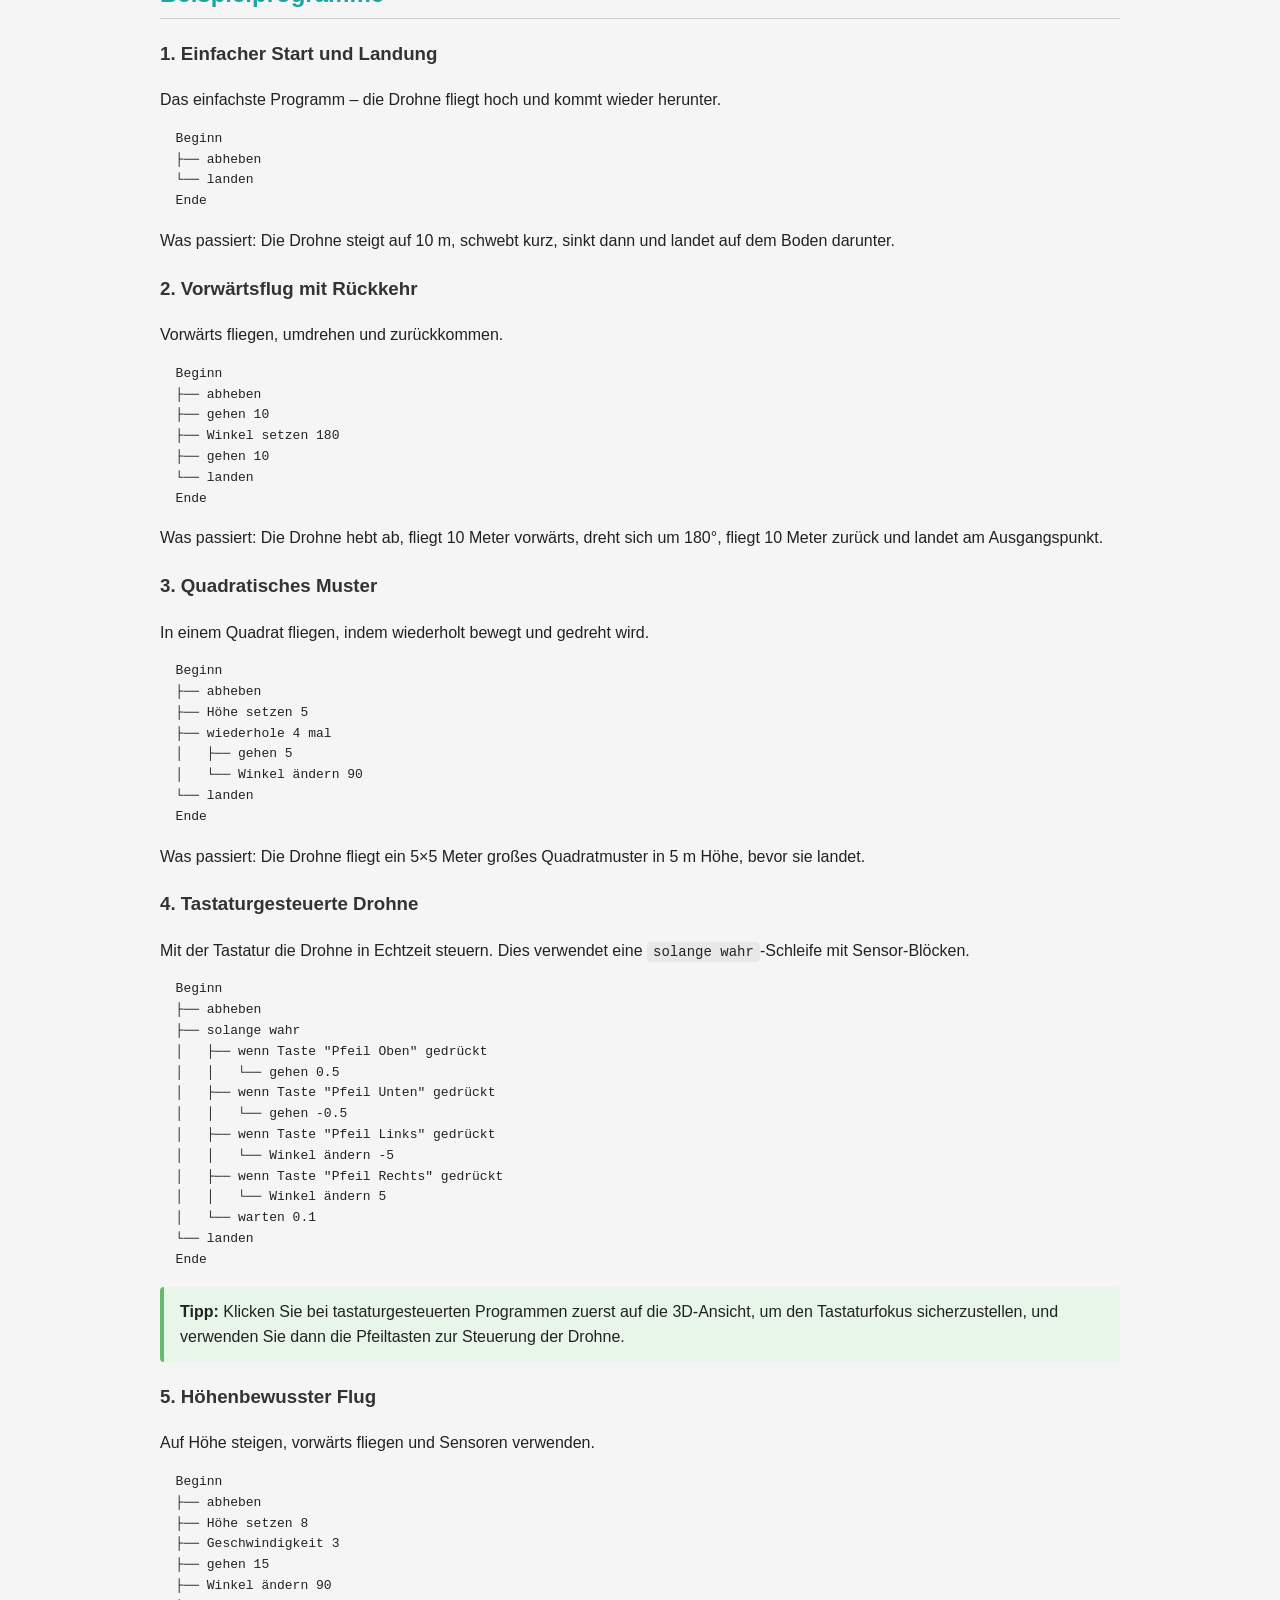
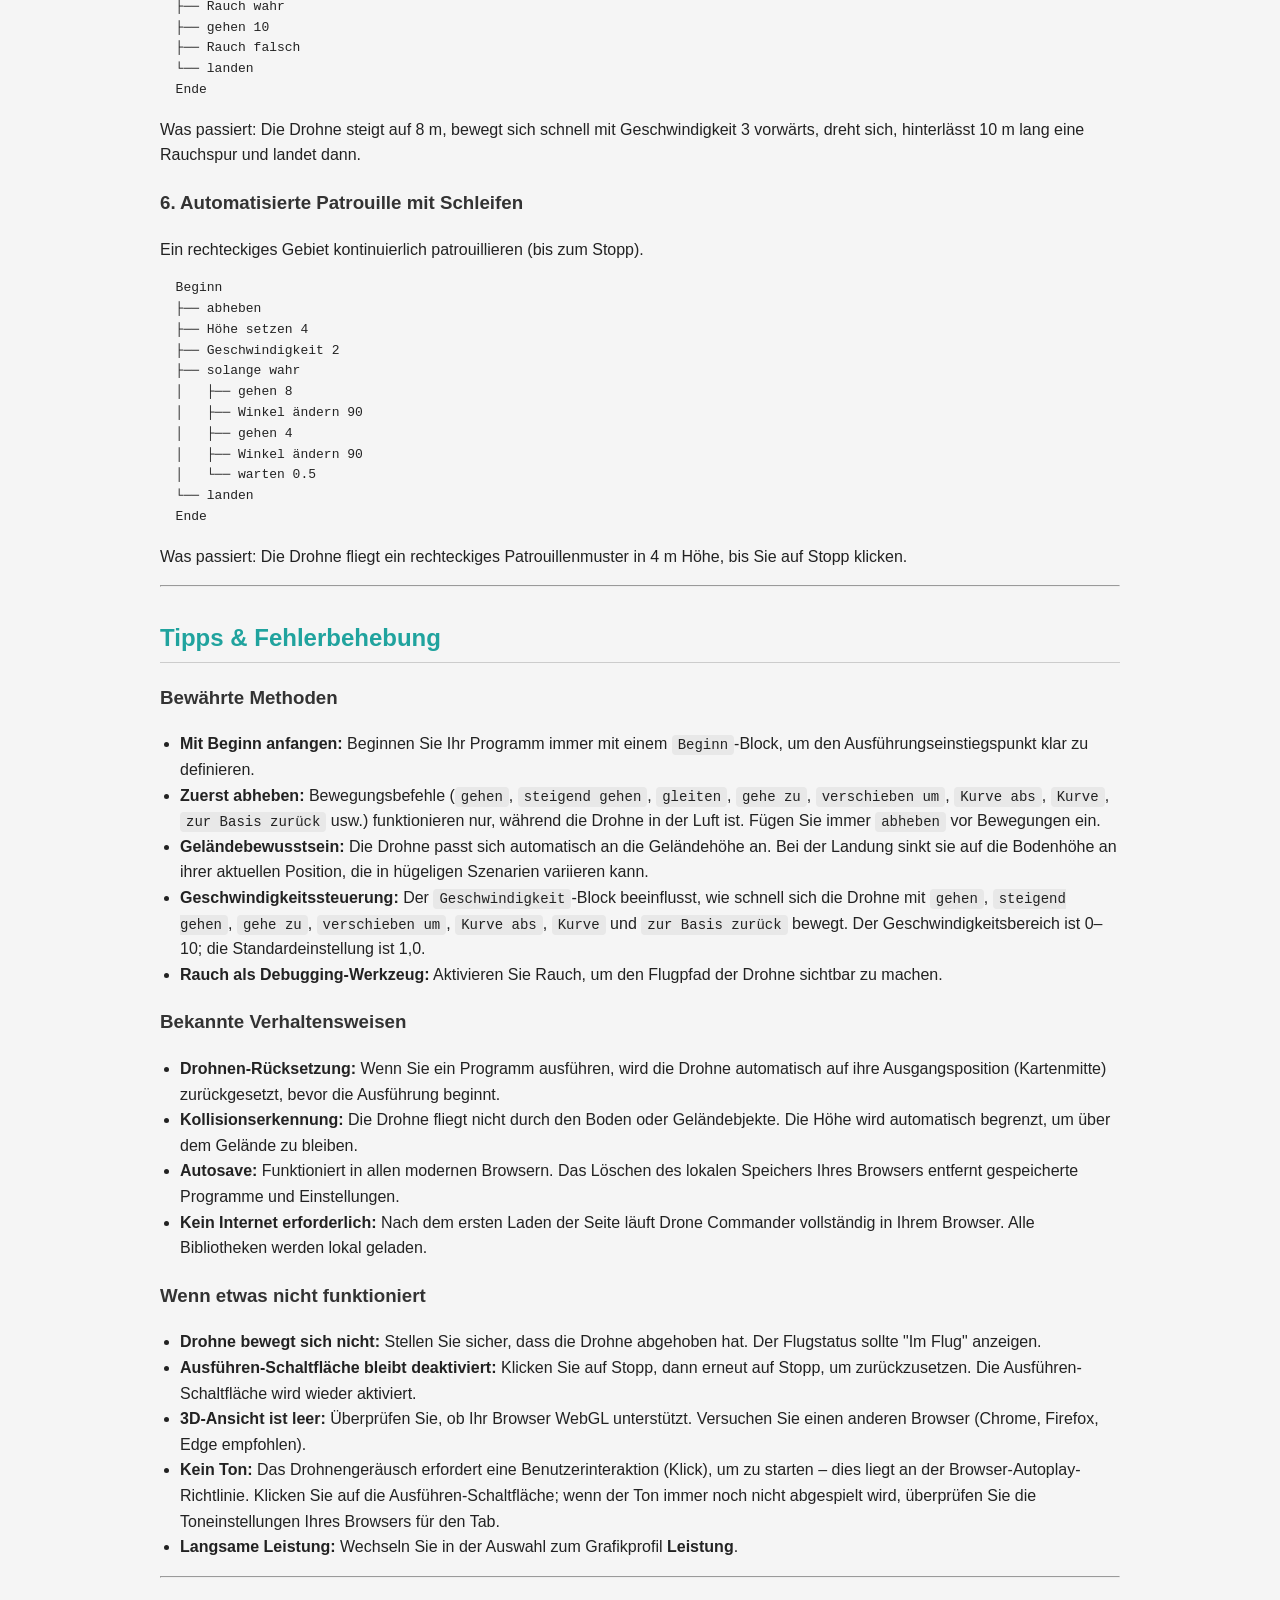
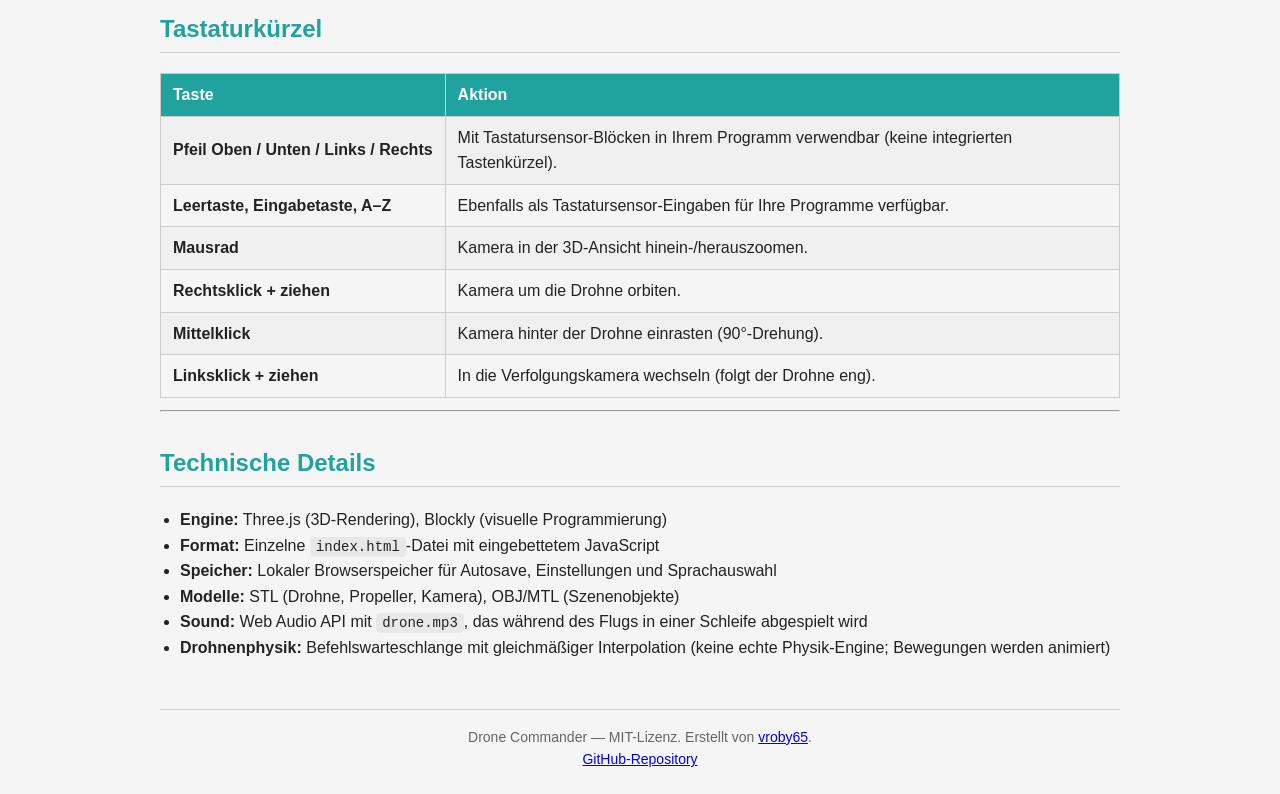
<file: doc/help-de.html>
<!DOCTYPE html>
<html lang="de">
<head>
  <meta charset="UTF-8">
  <meta name="viewport" content="width=device-width, initial-scale=1.0">
  <title>Drone Commander - Hilfe</title>
  <style>
    body {
      font-family: 'Segoe UI', Tahoma, Geneva, Verdana, sans-serif;
      max-width: 960px;
      margin: 0 auto;
      padding: 24px;
      background: #f5f5f5;
      color: #222;
      line-height: 1.6;
    }
    h1 { color: #20A39E; border-bottom: 3px solid #20A39E; padding-bottom: 8px; }
    h2 { color: #20A39E; margin-top: 32px; border-bottom: 1px solid #ccc; padding-bottom: 4px; }
    h3 { color: #333; margin-top: 20px; }
    code {
      background: #e8e8e8;
      padding: 2px 6px;
      border-radius: 4px;
      font-size: 14px;
    }
    .block-table {
      width: 100%;
      border-collapse: collapse;
      margin: 12px 0;
    }
    .block-table th, .block-table td {
      border: 1px solid #ccc;
      padding: 8px 12px;
      text-align: left;
    }
    .block-table th {
      background: #20A39E;
      color: white;
    }
    .block-table tr:nth-child(even) { background: #f0f0f0; }
    .note {
      background: #fff8e1;
      border-left: 4px solid #f7c948;
      padding: 12px 16px;
      margin: 16px 0;
      border-radius: 4px;
    }
    .tip {
      background: #e8f5e9;
      border-left: 4px solid #66bb6a;
      padding: 12px 16px;
      margin: 16px 0;
      border-radius: 4px;
    }
    .category-section {
      display: flex;
      flex-wrap: wrap;
      gap: 12px;
      margin: 16px 0;
    }
    .category-tag {
      display: inline-block;
      padding: 4px 14px;
      border-radius: 16px;
      color: white;
      font-weight: bold;
      font-size: 14px;
    }
    .cat-logic { background: #4B9CD3; }
    .cat-loops { background: #F7C948; color: #333; }
    .cat-math { background: #F86624; }
    .cat-text { background: #8C6BB1; }
    .cat-lists { background: #3AAFB9; }
    .cat-variables { background: #FF8C42; }
    .cat-functions { background: #DB5461; }
    .cat-sensors { background: #90BE6D; }
    .cat-drone { background: #20A39E; }
    .cat-flow { background: #888; }
    img.example-img {
      max-width: 100%;
      border: 1px solid #ccc;
      border-radius: 6px;
      margin: 8px 0;
    }
    ul { padding-left: 20px; }
    ul ul { padding-left: 20px; }
    .shortcut-table td:first-child {
      font-weight: bold;
      white-space: nowrap;
    }
    footer {
      margin-top: 48px;
      padding-top: 16px;
      border-top: 1px solid #ccc;
      font-size: 14px;
      color: #666;
      text-align: center;
    }
  </style>
</head>
<body>

<h1>Drone Commander</h1>
<p><strong>Drone Commander</strong> ist eine interaktive Webanwendung, mit der Sie Drohnenflüge durch visuelle Programmierung simulieren können. Sie erstellen ein Flugprogramm, indem Sie Blockly-Blöcke per Drag & Drop zusammenf&uuml;gen, und beobachten dann, wie die Drohne diese Befehle in einer 3D-Echtzeitumgebung (angetrieben durch Three.js) ausf&uuml;hrt.</p>

<p>Keine Programmierkenntnisse erforderlich – f&uuml;gen Sie einfach Blöcke zusammen und dr&uuml;cken Sie auf Start!</p>

<div class="tip">
  <strong>Schnellstart:</strong> Ziehen Sie einen <code>Beginn</code>-Block, f&uuml;gen Sie einen <code>abheben</code>-Block und dann einen <code>landen</code>-Block an, und klicken Sie auf ▶ Ausf&uuml;hren. Ihre Drohne wird abheben und landen!
</div>

<hr>

<h2>Inhaltsverzeichnis</h2>
<ol>
  <li><a href="#interface">Oberfläche im &Uuml;berblick</a></li>
  <li><a href="#editor">Der Blockly-Editor</a></li>
  <li><a href="#blocks">Block-Referenz</a></li>
  <li><a href="#drone-blocks">Drohnen-Blöcke</a></li>
  <li><a href="#sensor-blocks">Sensor-Blöcke</a></li>
  <li><a href="#flow-blocks">Ablaufsteuerungs-Blöcke</a></li>
  <li><a href="#controls">Simulationssteuerung</a></li>
  <li><a href="#camera">3D-Ansicht &amp; Kamerasteuerung</a></li>
  <li><a href="#status">Status-Panel</a></li>
  <li><a href="#files">Dateiverwaltung</a></li>
  <li><a href="#scenarios">Szenarien</a></li>
  <li><a href="#graphics">Grafikprofile</a></li>
  <li><a href="#language">Sprachauswahl</a></li>
  <li><a href="#examples">Beispielprogramme</a></li>
  <li><a href="#tips">Tipps &amp; Fehlerbehebung</a></li>
</ol>

<hr>

<h2 id="interface">Oberfläche im &Uuml;berblick</h2>

<p>Die Anwendung ist in zwei Hauptbereiche unterteilt, die durch eine in der Gr&ouml;&szlig;e veränderbare Trennlinie getrennt sind:</p>

<ul>
  <li><strong>Linkes Panel</strong> – Der Blockly-Editor, in dem Sie Ihr Flugprogramm erstellen.</li>
  <li><strong>Rechtes Panel</strong> – Die 3D-Simulationsansicht mit dem Status-Panel direkt darunter.</li>
</ul>

<p><strong>Men&uuml;leiste des linken Panels (oben im Editor):</strong></p>
<ul>
  <li><strong>Sprachauswahl</strong> – Die Oberflächensprache wechseln.</li>
  <li><strong>Neu</strong> – Ein neues, leeres Programm erstellen.</li>
  <li><strong>Laden</strong> – Ein Blockly-Programm aus einer <code>.xml</code>-Datei auf Ihrem Computer laden.</li>
  <li><strong>Speichern</strong> – Ihr aktuelles Programm als <code>.xml</code>-Datei speichern.</li>
  <li><strong>Szenario-Auswahl</strong> – Eine 3D-Umgebung auswählen (siehe <a href="#scenarios">Szenarien</a>).</li>
  <li><strong>Grafik-Auswahl</strong> – Eine Grafikqualitätsvoreinstellung auswählen (siehe <a href="#graphics">Grafikprofile</a>).</li>
</ul>

<p><strong>Symbolleiste des rechten Panels (oberhalb der 3D-Ansicht):</strong></p>
<ul>
  <li><strong>🗖 / 🗗</strong> – 3D-Ansicht auf Vollbild umschalten (versteckt Editor und Status-Panel).</li>
  <li><strong>Dateiname</strong> – Der Name des aktuellen Programms.</li>
  <li><strong>▶ Ausf&uuml;hren</strong> – Das Blockly-Programm ausf&uuml;hren.</li>
  <li><strong>■ Stopp</strong> – Die Simulation anhalten; erneutes Klicken setzt die Drohne zurück.</li>
</ul>

<hr>

<h2 id="editor">Der Blockly-Editor</h2>

<p>Der Blockly-Editor ist eine visuelle Programmierumgebung. Sie erstellen ein Programm, indem Sie Blöcke aus der <strong>Toolbox</strong> (der Seitenleiste links im Editor) auf die <strong>Arbeitsfläche</strong> (den gro&szlig;en wei&szlig;en Bereich) ziehen und sie wie Puzzleteile zusammenstecken.</p>

<h3>So erstellen Sie ein Programm</h3>
<ol>
  <li>Jedes Programm sollte mit einem <strong>Beginn</strong>-Block beginnen (aus der Kategorie <em>Flow</em>).</li>
  <li>F&uuml;gen Sie <strong>Drohnen</strong>-Befehlsblöcke in der gew&uuml;nschten Reihenfolge unter dem Beginn-Block an.</li>
  <li>Optional k&ouml;nnen Sie mit einem <strong>Ende</strong>-Block abschlie&szlig;en.</li>
  <li>Klicken Sie auf ▶ <strong>Ausf&uuml;hren</strong>, um zu sehen, wie die Drohne Ihr Programm ausf&uuml;hrt.</li>
</ol>

<h3>Häufige Bearbeitungsaktionen</h3>
<ul>
  <li><strong>Ziehen</strong> – Einen Block aus der Toolbox oder auf der Arbeitsfläche bewegen.</li>
  <li><strong>Rechtsklick</strong> auf einen Block für Kontextoptionen: Duplizieren, L&ouml;schen, Kommentar hinzuf&uuml;gen, Deaktivieren, Inline-Eingaben usw.</li>
  <li><strong>Zahleneingaben</strong> – Auf ein Zahlenfeld klicken und einen Wert eingeben. Sie können auch einen Mathe-Block (z. B. einen Zahlenblock oder Rechenblock) an Eingabeschlitze anhängen.</li>
  <li><strong>Boolesche Eingaben</strong> (z. B. der <code>Rauch</code>-Block) akzeptieren Wahr/Falsch-Blöcke, Logik-Blöcke oder Sensor-Blöcke.</li>
  <li><strong>Block deaktivieren</strong> – Rechtsklick &gt; <em>Block deaktivieren</em>, um einen Block vorübergehend aus dem Programm zu entfernen, ohne ihn zu l&ouml;schen.</li>
  <li><strong>Einklappen</strong> – Rechtsklick &gt; <em>Block einklappen</em>, um die visuelle Unübersichtlichkeit zu verringern.</li>
</ul>

<hr>

<h2 id="blocks">Block-Referenz</h2>

<p>Die Toolbox auf der linken Seite des Editors ist in die folgenden Kategorien unterteilt:</p>

<div class="category-section">
  <span class="category-tag cat-logic">Logik</span>
  <span class="category-tag cat-loops">Schleifen</span>
  <span class="category-tag cat-math">Mathematik</span>
  <span class="category-tag cat-text">Text</span>
  <span class="category-tag cat-lists">Listen</span>
  <span class="category-tag cat-variables">Variablen</span>
  <span class="category-tag cat-functions">Funktionen</span>
  <span class="category-tag cat-sensors">Sensoren</span>
  <span class="category-tag cat-drone">Drohne</span>
  <span class="category-tag cat-flow">Flow</span>
</div>

<h3>Logik</h3>
<p>Standard Wenn/Sonst-Bedingungen, logische Operatoren (und, oder, nicht), boolesche Werte (wahr/falsch), Vergleichsoperatoren (=, &ne;, &lt;, &le;, &gt;, &ge;) und der ternäre Operator.</p>

<h3>Schleifen</h3>
<p>Blöcke eine bestimmte Anzahl von Malen wiederholen, w&auml;hrend-/bis-Schleifen, Zählschleifen (f&uuml;r), F&uuml;r-jeden-Schleifen und Schleifensteuerungsanweisungen (Abbruch, Fortsetzen).</p>

<h3>Mathematik</h3>
<p>Zahlenkonstanten, arithmetische Operationen (+, &minus;, &times;, &divide;, ^), Quadratwurzel, Absolutwert, trigonometrische Funktionen, Runden, Zufallszahlen und Zahleneigenschaftspr&uuml;fungen (gerade, ungerade, Primzahl usw.).</p>

<h3>Text</h3>
<p>Zeichenkettenkonstanten, Textverkettung, L&auml;nge, Teilzeichenkette, Zeichensuche, Gro&szlig;-/Kleinschreibung, Trimmen und Ausgabe auf der Konsole.</p>

<h3>Listen</h3>
<p>Listen erstellen, Elemente abrufen/setzen, Unterlisten finden, sortieren, umkehren, auf Leerheit prüfen und Zeichenketten teilen/verbinden.</p>

<h3>Variablen</h3>
<p>Variablen erstellen und verwenden, um w&auml;hrend der Programmausf&uuml;hrung Werte zu speichern und abzurufen.</p>

<h3>Funktionen</h3>
<p>Wiederverwendbare Prozeduren (mit oder ohne R&uuml;ckgabewerte) definieren, um Ihren Code zu organisieren.</p>

<hr>

<h2 id="drone-blocks">Drohnen-Blöcke</h2>

<p>Dies sind die Kernblöcke zur Steuerung der Drohne. Blöcke, die mit <em>Flug erforderlich</em> gekennzeichnet sind, wirken nur w&auml;hrend die Drohne in der Luft ist; sie werden stillschweigend &uuml;bersprungen, wenn die Drohne am Boden ist.</p>

<table class="block-table">
  <tr>
    <th>Block</th>
    <th>Beschreibung</th>
    <th>Flug erforderlich</th>
  </tr>
  <tr>
    <td><code>abheben</code></td>
    <td>Startet die Propeller der Drohne und hebt sie auf eine H&ouml;he von 10 Metern. Die Drohne wechselt in den Flugzustand.</td>
    <td>Nein</td>
  </tr>
  <tr>
    <td><code>landen</code></td>
    <td>L&auml;sst die Drohne zum Boden sinken, stoppt die Propeller und beendet den Flugzustand. Die Drohne landet auf der Gel&auml;ndeh&ouml;he unter ihr.</td>
    <td>Ja</td>
  </tr>
  <tr>
    <td><code>H&ouml;he setzen [N]</code></td>
    <td>&Auml;ndert die Flugh&ouml;he der Drohne auf den angegebenen Wert (in Metern). Die Drohne wechselt gleichm&auml;&szlig;ig zur Zielh&ouml;he.</td>
    <td>Ja</td>
  </tr>
  <tr>
    <td><code>H&ouml;he &auml;ndern [N]</code></td>
    <td>Passt die Flugh&ouml;he der Drohne um einen relativen Betrag an (z. B. +5 zum Steigen um 5 m, -3 zum Sinken um 3 m).</td>
    <td>Ja</td>
  </tr>
  <tr>
    <td><code>Winkel setzen [N]</code></td>
    <td>Dreht die Drohne in eine bestimmte Richtung (0–359 Grad, wobei 0 = Norden).</td>
    <td>Ja</td>
  </tr>
  <tr>
    <td><code>Winkel &auml;ndern [N]</code></td>
    <td>Dreht die Drohne um eine relative Gradzahl (z. B. 90 f&uuml;r eine Rechtsdrehung, -90 f&uuml;r links).</td>
    <td>Ja</td>
  </tr>
  <tr>
    <td><code>gleiten [N]</code></td>
    <td>Bewegt die Drohne seitlich (links/rechts) um die angegebene Entfernung. Positive Werte bewegen nach rechts, negative nach links.</td>
    <td>Ja</td>
  </tr>
  <tr>
    <td><code>gehen [N]</code></td>
    <td>Bewegt die Drohne um die angegebene Entfernung (in Metern) vorw&auml;rts. Die Drohne bewegt sich in die Richtung, in die sie gerade blickt.</td>
    <td>Ja</td>
  </tr>
  <tr>
    <td><code>steigend gehen vorw&auml;rts [N] steigen [N]</code></td>
    <td>Bewegt die Drohne vorw&auml;rts, w&auml;hrend sie die H&ouml;he &auml;ndert. <code>vorw&auml;rts</code> ist die Entfernung in Metern, <code>steigen</code> ist die relative H&ouml;hen&auml;nderung; negative Werte lassen die Drohne bis zur sicheren H&ouml;he sinken.</td>
    <td>Ja</td>
  </tr>
  <tr>
    <td><code>gehe zu x [X] y [Y] z [Z]</code></td>
    <td>Bewegt die Drohne zu einer absoluten Position, wobei Y die H&ouml;he ist. Die Drohne dreht sich und neigt sich mit der aktuellen Geschwindigkeit zum Ziel.</td>
    <td>Ja</td>
  </tr>
  <tr>
    <td><code>verschieben um x [X] y [Y] z [Z]</code></td>
    <td>Bewegt die Drohne relativ zu ihrer aktuellen Richtung: X steht für rechts/links, Y für hoch/runter und Z für vorwärts/rückwärts. Die Drohne behält ihre Richtung bei und verwendet die aktuelle Geschwindigkeit.</td>
    <td>Ja</td>
  </tr>
  <tr>
    <td><code>Kurve abs x [X] y [Y] z [Z] xd [XD] yd [YD] zd [ZD]</code></td>
    <td>Fliegt eine Kurve durch drei Punkte: die aktuelle Position, den absoluten Zwischenpunkt X/Y/Z und das absolute Ziel XD/YD/ZD. Der Bogen wird in der von den drei Punkten definierten 3D-Ebene berechnet, sodass die Kurve horizontal, vertikal oder geneigt verlaufen kann. Die aktuelle Geschwindigkeit steuert die Bewegung.</td>
    <td>Ja</td>
  </tr>
  <tr>
    <td><code>Kurve x [X] y [Y] z [Z] xd [XD] yd [YD] zd [ZD]</code></td>
    <td>Fliegt eine Kurve durch drei Punkte mit Koordinaten relativ zur aktuellen Drohnenrichtung: Z bedeutet vorwärts/rückwärts und X rechts/links. X/Y/Z versetzt den Zwischenpunkt von der aktuellen Position; XD/YD/ZD versetzt das Ziel von diesem Zwischenpunkt. Der Bogen wird in der von den drei Punkten definierten 3D-Ebene berechnet, sodass die Kurve horizontal, vertikal oder geneigt verlaufen kann. Die aktuelle Geschwindigkeit steuert die Bewegung.</td>
    <td>Ja</td>
  </tr>
  <tr>
    <td><code>zur Basis zurück</code></td>
    <td>Bringt die Drohne zur Basis bei X=0, Z=0 und Höhe 10 zurück. Die Drohne dreht sich und neigt sich mit der aktuellen Geschwindigkeit zur Basis.</td>
    <td>Ja</td>
  </tr>
  <tr>
    <td><code>warten [N]</code></td>
    <td>Pausiert das Programm f&uuml;r die angegebene Anzahl an Sekunden, bevor es mit dem n&auml;chsten Block fortf&auml;hrt.</td>
    <td>Nein</td>
  </tr>
  <tr>
    <td><code>Rauch [Wahr/Falsch]</code></td>
    <td>Aktiviert oder deaktiviert den Rauchspureffekt. Wenn aktiviert, hinterl&auml;sst die Drohne eine sichtbare Spur w&auml;hrend des Flugs.</td>
    <td>Nein</td>
  </tr>
  <tr>
    <td><code>Geschwindigkeit [N]</code></td>
    <td>Setzt die Bewegungsgeschwindigkeit der Drohne (0–10). H&ouml;here Werte lassen die Drohne bei <code>gehen</code>-, <code>steigend gehen</code>-, <code>gehe zu</code>-, <code>verschieben um</code>-, <code>Kurve abs</code>-, <code>Kurve</code>- und <code>zur Basis zur&uuml;ck</code>-Befehlen schneller fliegen. Die Standardgeschwindigkeit ist 1,0.</td>
    <td>Nein</td>
  </tr>
</table>

<div class="note">
  <strong>Hinweis:</strong> Die Drohne kann <code>gehen</code>, <code>steigend gehen</code>, <code>gleiten</code>, <code>gehe zu</code>, <code>verschieben um</code>, <code>Kurve abs</code>, <code>Kurve</code> und <code>zur Basis zur&uuml;ck</code> nur w&auml;hrend des Flugs ausf&uuml;hren. <code>Winkel setzen</code> und <code>Winkel &auml;ndern</code> &auml;ndern die Blickrichtung der Drohne, ohne sie zu bewegen.
</div>

<hr>

<h2 id="sensor-blocks">Sensor-Blöcke</h2>

<p>Sensor-Blöcke liefern Echtzeitdaten aus der Drohnensimulation. Sie können in Zahlen- oder Boolesche-Eingaben anderer Blöcke eingesteckt werden (z. B. in Bedingungen von Wenn-/Solange-Blöcken).</p>

<table class="block-table">
  <tr>
    <th>Block</th>
    <th>R&uuml;ckgabe</th>
    <th>Beschreibung</th>
  </tr>
  <tr>
    <td><code>Taste [TASTE] gedr&uuml;ckt?</code></td>
    <td>Boolesch</td>
    <td>Gibt <code>wahr</code> zur&uuml;ck, wenn die angegebene Tastaturtaste gerade gedr&uuml;ckt ist. Verfügbare Tasten: Pfeil Oben/Unten/Links/Rechts, Leertaste, Eingabetaste, A–Z.</td>
  </tr>
  <tr>
    <td><code>X</code></td>
    <td>Zahl</td>
    <td>Gibt die aktuelle X-Koordinate der Drohne zur&uuml;ck (Ost-West-Position).</td>
  </tr>
  <tr>
    <td><code>Z</code></td>
    <td>Zahl</td>
    <td>Gibt die aktuelle Z-Koordinate der Drohne zur&uuml;ck (Nord-S&uuml;d-Position).</td>
  </tr>
  <tr>
    <td><code>H&ouml;he</code></td>
    <td>Zahl</td>
    <td>Gibt die aktuelle Flugh&ouml;he der Drohne in Metern zur&uuml;ck.</td>
  </tr>
  <tr>
    <td><code>Richtung</code></td>
    <td>Zahl</td>
    <td>Gibt die aktuelle Blickrichtung der Drohne in Grad zur&uuml;ck (0–359).</td>
  </tr>
  <tr>
    <td><code>Geschwindigkeit</code></td>
    <td>Zahl</td>
    <td>Gibt die aktuelle Geschwindigkeitseinstellung der Drohne zur&uuml;ck (0–10).</td>
  </tr>
</table>

<h3>Sensoren verwenden – empfohlene Muster</h3>
<ul>
  <li><strong>Tastatursteuerung:</strong> Verwenden Sie <code>Taste gedr&uuml;ckt</code> innerhalb einer <code>solange wahr</code>-Schleife mit <code>wenn</code>-Blöcken, um die Drohne in Echtzeit auf Pfeiltasten reagieren zu lassen.</li>
  <li><strong>Bedingte H&ouml;he:</strong> Verwenden Sie den <code>H&ouml;he</code>-Sensor mit einem logischen Vergleich, um die Drohne &uuml;ber einer bestimmten H&ouml;he zu halten.</li>
  <li><strong>Automatische Landung:</strong> Prüfen Sie, ob die H&ouml;he nahe 0 ist, und l&ouml;sen Sie dann einen <code>landen</code>-Block aus.</li>
</ul>

<hr>

<h2 id="flow-blocks">Ablaufsteuerungs-Blöcke</h2>

<table class="block-table">
  <tr>
    <th>Block</th>
    <th>Beschreibung</th>
  </tr>
  <tr>
    <td><code>Beginn</code></td>
    <td>Der Einstiegspunkt jedes Programms. Alle Drohnenbefehle m&uuml;ssen unter diesem Block angeschlossen werden. Er hat eine "Hut"-Form und keine Verbindung an der Oberseite.</td>
  </tr>
  <tr>
    <td><code>Ende</code></td>
    <td>Ein optionaler Block, der das Ende des Programms markiert. Blöcke darunter werden nicht ausgef&uuml;hrt.</td>
  </tr>
</table>

<div class="tip">
  <strong>Tipp:</strong> Wenn Sie keinen <code>Beginn</code>-Block einf&uuml;gen, wird das Programm zwar trotzdem ausgef&uuml;hrt, aber die Blöcke könnten in unerwarteter Reihenfolge ablaufen. Beginnen Sie immer mit <code>Beginn</code>.
</div>

<hr>

<h2 id="controls">Simulationssteuerung</h2>

<h3>Ausf&uuml;hren (▶)</h3>
<p>Klicken Sie auf die gr&uuml;ne ▶-Schaltfläche in der Symbolleiste des rechten Panels, um Ihr Blockly-Programm auszuf&uuml;hren. Das Programm wird in JavaScript &uuml;bersetzt und Schritt f&uuml;r Schritt ausgef&uuml;hrt. W&auml;hrend der Ausf&uuml;hrung ist die Stopp-Schaltfläche aktiviert und die Ausf&uuml;hren-Schaltfläche deaktiviert.</p>

<h3>Stopp (■)</h3>
<p>Klicken Sie auf die rote ■-Schaltfläche, um das laufende Programm anzuhalten. Die Drohne stoppt sofort. Klicken Sie erneut auf Stopp, um die Drohne auf ihre Ausgangsposition zurückzusetzen.</p>

<h3>Was w&auml;hrend der Ausf&uuml;hrung passiert</h3>
<ul>
  <li>Jeder Block wird nacheinander mit einer kleinen Verz&ouml;gerung zwischen den Befehlen ausgef&uuml;hrt, damit Sie die Bewegung sehen k&ouml;nnen.</li>
  <li>Das Drohnenger&auml;usch (Propellerl&auml;rm) ert&ouml;nt w&auml;hrend des Flugs.</li>
  <li>Das Status-Panel aktualisiert sich in Echtzeit mit Position, H&ouml;he, Richtung und dem aktuellen Wert jeder Blockly-Variablen.</li>
  <li>Die Propeller drehen sich sichtbar w&auml;hrend des Flugs.</li>
  <li>Rauchspuren werden dargestellt, wenn der Rauchmodus aktiviert ist.</li>
</ul>

<hr>

<h2 id="camera">3D-Ansicht &amp; Kamerasteuerung</h2>

<p>Die 3D-Ansicht zeigt die Drohne beim Flug im ausgew&auml;hlten Szenario. Sie können die Kamera frei steuern:</p>

<table class="block-table">
  <tr>
    <th>Aktion</th>
    <th>Steuerung</th>
  </tr>
  <tr>
    <td><strong>Orbiter (Ansicht drehen)</strong></td>
    <td><strong>Rechtsklick + ziehen</strong>, um die Kamera um die Drohne zu drehen.</td>
  </tr>
  <tr>
    <td><strong>Ansicht zur&uuml;cksetzen</strong></td>
    <td><strong>Mittelklick (Mausradtaste)</strong>, um die Kamera hinter der Drohne einzurasten.</td>
  </tr>
  <tr>
    <td><strong>Zoomen</strong></td>
    <td><strong>Mausrad</strong>, um hinein- und herauszuzoomen.</td>
  </tr>
  <tr>
    <td><strong>Erste Person</strong></td>
    <td><strong>Linksklick + ziehen</strong> w&auml;hrend des Flugs, um in eine Verfolgungskamera zu wechseln, die der Drohne eng folgt.</td>
  </tr>
</table>

<h3>Visuelle Hilfen der Drohne</h3>
<p>W&auml;hrend des Flugs werden zwei visuelle Hilfen eingeblendet (im Modus "Ausgewogen" und "Leistung"):</p>
<ul>
  <li><strong>Bodenmarkierung</strong> – Ein blauer Ring auf dem Boden direkt unter der Drohne.</li>
  <li><strong>H&ouml;henlinie</strong> – Eine vertikale blaue Linie, die die Drohne mit ihrer Bodenmarkierung verbindet und die H&ouml;he anzeigt.</li>
</ul>
<p>Diese Hilfen können durch Umschalten in den Modus "Qualit&auml;t" oder durch ein benutzerdefiniertes Profil ausgeblendet werden.</p>

<hr>

<h2 id="status">Status-Panel</h2>

<p>Das Status-Panel wird direkt unter der 3D-Ansicht angezeigt. Es zeigt die aktuelle Telemetrie der Drohne, erm&ouml;glicht manuelle Anpassungen und &uuml;berwacht die Programmvariablen w&auml;hrend der Ausf&uuml;hrung:</p>

<table class="block-table">
  <tr>
    <th>Feld</th>
    <th>Beschreibung</th>
  </tr>
  <tr>
    <td><strong>X</strong></td>
    <td>Die Ost-West-Position der Drohne. Editierbar – &auml;ndern Sie den Wert und dr&uuml;cken Sie die Eingabetaste, um die Drohne zu teleportieren (kollisionsgepr&uuml;ft).</td>
  </tr>
  <tr>
    <td><strong>Z</strong></td>
    <td>Die Nord-S&uuml;d-Position der Drohne. Editierbar wie X.</td>
  </tr>
  <tr>
    <td><strong>H&ouml;he</strong></td>
    <td>Die H&ouml;he der Drohne &uuml;ber dem Boden. Editierbar – n&uuml;tzlich zum schnellen Positionieren der Drohne.</td>
  </tr>
  <tr>
    <td><strong>Richtung</strong></td>
    <td>Die Ausrichtung der Drohne in Grad (0–359). Editierbar – &auml;ndern, um die Drohne sofort zu drehen.</td>
  </tr>
  <tr>
    <td><strong>Status</strong></td>
    <td>Zeigt "Am Boden" oder "Im Flug" je nach Zustand der Drohne an.</td>
  </tr>
  <tr>
    <td><strong>Variablen</strong></td>
    <td>Listet jede Blockly-Variable und ihren aktuellen Wert in einer eigenen Zeile auf. Bis zur Initialisierung wird ein Gedankenstrich angezeigt; die letzten Werte bleiben nach dem Programmende sichtbar.</td>
  </tr>
</table>

<hr>

<h2 id="files">Dateiverwaltung</h2>

<h3>Neu</h3>
<p>Klicken Sie auf <strong>Neu</strong>, um das aktuelle Programm zu l&ouml;schen und mit einer leeren Arbeitsfläche zu beginnen, die nur einen <code>Beginn</code>-Block enth&auml;lt. Sie werden gefragt, ob Sie das aktuelle Programm zuerst speichern m&ouml;chten.</p>

<h3>Speichern</h3>
<p>Klicken Sie auf <strong>Speichern</strong>, um Ihr aktuelles Programm als <code>.xml</code>-Datei herunterzuladen. Sie werden nach einem Dateinamen gefragt. Das Programm wird au&szlig;erdem automatisch im lokalen Speicher Ihres Browsers gespeichert.</p>

<h3>Laden</h3>
<p>Klicken Sie auf <strong>Laden</strong>, um eine <code>.xml</code>-Datei von Ihrem Computer zu &ouml;ffnen. Das geladene Programm ersetzt den aktuellen Arbeitsflächeninhalt.</p>

<h3>Autosave</h3>
<p>Ihr Programm wird bei jeder &Auml;nderung automatisch im <strong>lokalen Speicher</strong> Ihres Browsers gespeichert. Wenn Sie zur Seite zurückkehren oder sie aktualisieren, wird das zuletzt gespeicherte Programm automatisch wiederhergestellt. Der aktuelle Dateiname wird ebenfalls zwischen den Sitzungen gemerkt.</p>

<hr>

<h2 id="scenarios">Szenarien</h2>

<p>Drone Commander enth&auml;lt vier 3D-Umgebungen, zwischen denen Sie über die Auswahl in der Men&uuml;leiste des linken Panels wechseln k&ouml;nnen.</p>

<table class="block-table">
  <tr>
    <th>Szenario</th>
    <th>Beschreibung</th>
  </tr>
  <tr>
    <td><strong>Flugfeld</strong></td>
    <td>Ein grasbewachsenes Flugfeld mit B&auml;umen, Bänken und sanften Hügeln. Die Standardumgebung.</td>
  </tr>
  <tr>
    <td><strong>Stadtstrecke</strong></td>
    <td>Eine Stadtumgebung mit Gebäuden und urbaner Szenerie.</td>
  </tr>
  <tr>
    <td><strong>Metropole</strong></td>
    <td>Eine gro&szlig;e Stadt mit Wolkenkratzern und dichter urbaner Bebauung.</td>
  </tr>
  <tr>
    <td><strong>Tropeninsel</strong></td>
    <td>Eine tropische Insel mit Wasser, Sand und Inselvegetation.</td>
  </tr>
</table>

<p>Wenn Sie das Szenario wechseln, wird die Drohne in die Mitte der neuen Umgebung zurückgesetzt und die Kamera kehrt in ihre Standardposition zur&uuml;ck. Das Gel&auml;ndekollisionssystem passt sich jedem Szenario an, sodass die Drohne über dem Boden und Hindernissen fliegt.</p>

<hr>

<h2 id="graphics">Grafikprofile</h2>

<p>Wählen Sie eine Grafikvoreinstellung, um visuelle Qualit&auml;t und Leistung auszugleichen:</p>

<table class="block-table">
  <tr>
    <th>Profil</th>
    <th>Pixelverh&auml;ltnis</th>
    <th>Schatten</th>
    <th>Rauchdetail</th>
    <th>Am besten geeignet</th>
  </tr>
  <tr>
    <td><strong>Leistung</strong></td>
    <td>0,75×</td>
    <td>Aus</td>
    <td>Niedrig</td>
    <td>&Auml;ltere Geräte, GPUs mit geringer Leistung oder wenn Sie flüssige Bildraten ben&ouml;tigen.</td>
  </tr>
  <tr>
    <td><strong>Ausgewogen</strong></td>
    <td>1×</td>
    <td>An</td>
    <td>Mittel</td>
    <td>Allgemeine Nutzung auf den meisten Geräten. Standardm&auml;&szlig;ig ausgew&auml;hlt.</td>
  </tr>
  <tr>
    <td><strong>Qualit&auml;t</strong></td>
    <td>1,5×</td>
    <td>An</td>
    <td>Hoch</td>
    <td>Leistungsstarke Desktops und Laptops mit dedizierten GPUs.</td>
  </tr>
</table>

<p>Ihre Auswahl wird im lokalen Speicher gespeichert und bleibt zwischen den Sitzungen erhalten.</p>

<hr>

<h2 id="language">Sprachauswahl</h2>

<p>Drone Commander unterst&uuml;tzt mehrere Sprachen. Verwenden Sie die Auswahl in der Men&uuml;leiste des linken Panels, um zu wechseln:</p>

<ul>
  <li><strong>English</strong> – Englisch (Standard)</li>
  <li><strong>Italiano</strong> – Italienisch</li>
  <li><strong>Fran&ccedil;ais</strong> – Franz&ouml;sisch</li>
  <li><strong>Deutsch</strong> – Deutsch</li>
  <li><strong>Espa&ntilde;ol</strong> – Spanisch</li>
  <li><strong>Portugu&ecirc;s</strong> – Portugiesisch</li>
  <li><strong>العربية</strong> – Arabisch</li>
  <li><strong>简体中文</strong> – Vereinfachtes Chinesisch</li>
  <li><strong>한국어</strong> – Koreanisch</li>
  <li><strong>日本語</strong> – Japanisch</li>
</ul>

<p>Die Spracheinstellung wird in Ihrem Browser gespeichert und bleibt zwischen den Sitzungen erhalten. Beim Wechseln der Sprache werden die Toolbox, Blockbeschriftungen und der gesamte Oberflächentext aktualisiert.</p>

<hr>

<h2 id="examples">Beispielprogramme</h2>

<h3>1. Einfacher Start und Landung</h3>
<p>Das einfachste Programm – die Drohne fliegt hoch und kommt wieder herunter.</p>
<pre>
  Beginn
  ├── abheben
  └── landen
  Ende</pre>

<p>Was passiert: Die Drohne steigt auf 10 m, schwebt kurz, sinkt dann und landet auf dem Boden darunter.</p>

<h3>2. Vorw&auml;rtsflug mit R&uuml;ckkehr</h3>
<p>Vorw&auml;rts fliegen, umdrehen und zur&uuml;ckkommen.</p>
<pre>
  Beginn
  ├── abheben
  ├── gehen 10
  ├── Winkel setzen 180
  ├── gehen 10
  └── landen
  Ende</pre>

<p>Was passiert: Die Drohne hebt ab, fliegt 10 Meter vorw&auml;rts, dreht sich um 180°, fliegt 10 Meter zur&uuml;ck und landet am Ausgangspunkt.</p>

<h3>3. Quadratisches Muster</h3>
<p>In einem Quadrat fliegen, indem wiederholt bewegt und gedreht wird.</p>
<pre>
  Beginn
  ├── abheben
  ├── H&ouml;he setzen 5
  ├── wiederhole 4 mal
  │   ├── gehen 5
  │   └── Winkel &auml;ndern 90
  └── landen
  Ende</pre>

<p>Was passiert: Die Drohne fliegt ein 5×5 Meter gro&szlig;es Quadratmuster in 5 m H&ouml;he, bevor sie landet.</p>

<h3>4. Tastaturgesteuerte Drohne</h3>
<p>Mit der Tastatur die Drohne in Echtzeit steuern. Dies verwendet eine <code>solange wahr</code>-Schleife mit Sensor-Blöcken.</p>
<pre>
  Beginn
  ├── abheben
  ├── solange wahr
  │   ├── wenn Taste "Pfeil Oben" gedr&uuml;ckt
  │   │   └── gehen 0.5
  │   ├── wenn Taste "Pfeil Unten" gedr&uuml;ckt
  │   │   └── gehen -0.5
  │   ├── wenn Taste "Pfeil Links" gedr&uuml;ckt
  │   │   └── Winkel &auml;ndern -5
  │   ├── wenn Taste "Pfeil Rechts" gedr&uuml;ckt
  │   │   └── Winkel &auml;ndern 5
  │   └── warten 0.1
  └── landen
  Ende</pre>

<div class="tip">
  <strong>Tipp:</strong> Klicken Sie bei tastaturgesteuerten Programmen zuerst auf die 3D-Ansicht, um den Tastaturfokus sicherzustellen, und verwenden Sie dann die Pfeiltasten zur Steuerung der Drohne.
</div>

<h3>5. H&ouml;henbewusster Flug</h3>
<p>Auf H&ouml;he steigen, vorw&auml;rts fliegen und Sensoren verwenden.</p>
<pre>
  Beginn
  ├── abheben
  ├── H&ouml;he setzen 8
  ├── Geschwindigkeit 3
  ├── gehen 15
  ├── Winkel &auml;ndern 90
  ├── Rauch wahr
  ├── gehen 10
  ├── Rauch falsch
  └── landen
  Ende</pre>

<p>Was passiert: Die Drohne steigt auf 8 m, bewegt sich schnell mit Geschwindigkeit 3 vorw&auml;rts, dreht sich, hinterl&auml;sst 10 m lang eine Rauchspur und landet dann.</p>

<h3>6. Automatisierte Patrouille mit Schleifen</h3>
<p>Ein rechteckiges Gebiet kontinuierlich patrouillieren (bis zum Stopp).</p>
<pre>
  Beginn
  ├── abheben
  ├── H&ouml;he setzen 4
  ├── Geschwindigkeit 2
  ├── solange wahr
  │   ├── gehen 8
  │   ├── Winkel &auml;ndern 90
  │   ├── gehen 4
  │   ├── Winkel &auml;ndern 90
  │   └── warten 0.5
  └── landen
  Ende</pre>

<p>Was passiert: Die Drohne fliegt ein rechteckiges Patrouillenmuster in 4 m H&ouml;he, bis Sie auf Stopp klicken.</p>

<hr>

<h2 id="tips">Tipps &amp; Fehlerbehebung</h2>

<h3>Bewährte Methoden</h3>
<ul>
  <li><strong>Mit Beginn anfangen:</strong> Beginnen Sie Ihr Programm immer mit einem <code>Beginn</code>-Block, um den Ausf&uuml;hrungseinstiegspunkt klar zu definieren.</li>
  <li><strong>Zuerst abheben:</strong> Bewegungsbefehle (<code>gehen</code>, <code>steigend gehen</code>, <code>gleiten</code>, <code>gehe zu</code>, <code>verschieben um</code>, <code>Kurve abs</code>, <code>Kurve</code>, <code>zur Basis zur&uuml;ck</code> usw.) funktionieren nur, w&auml;hrend die Drohne in der Luft ist. F&uuml;gen Sie immer <code>abheben</code> vor Bewegungen ein.</li>
  <li><strong>Geländebewusstsein:</strong> Die Drohne passt sich automatisch an die Geländehöhe an. Bei der Landung sinkt sie auf die Bodenhöhe an ihrer aktuellen Position, die in hügeligen Szenarien variieren kann.</li>
  <li><strong>Geschwindigkeitssteuerung:</strong> Der <code>Geschwindigkeit</code>-Block beeinflusst, wie schnell sich die Drohne mit <code>gehen</code>, <code>steigend gehen</code>, <code>gehe zu</code>, <code>verschieben um</code>, <code>Kurve abs</code>, <code>Kurve</code> und <code>zur Basis zur&uuml;ck</code> bewegt. Der Geschwindigkeitsbereich ist 0–10; die Standardeinstellung ist 1,0.</li>
  <li><strong>Rauch als Debugging-Werkzeug:</strong> Aktivieren Sie Rauch, um den Flugpfad der Drohne sichtbar zu machen.</li>
</ul>

<h3>Bekannte Verhaltensweisen</h3>
<ul>
  <li><strong>Drohnen-R&uuml;cksetzung:</strong> Wenn Sie ein Programm ausf&uuml;hren, wird die Drohne automatisch auf ihre Ausgangsposition (Kartenmitte) zur&uuml;ckgesetzt, bevor die Ausf&uuml;hrung beginnt.</li>
  <li><strong>Kollisionserkennung:</strong> Die Drohne fliegt nicht durch den Boden oder Geländebjekte. Die H&ouml;he wird automatisch begrenzt, um über dem Gelände zu bleiben.</li>
  <li><strong>Autosave:</strong> Funktioniert in allen modernen Browsern. Das L&ouml;schen des lokalen Speichers Ihres Browsers entfernt gespeicherte Programme und Einstellungen.</li>
  <li><strong>Kein Internet erforderlich:</strong> Nach dem ersten Laden der Seite l&auml;uft Drone Commander vollst&auml;ndig in Ihrem Browser. Alle Bibliotheken werden lokal geladen.</li>
</ul>

<h3>Wenn etwas nicht funktioniert</h3>
<ul>
  <li><strong>Drohne bewegt sich nicht:</strong> Stellen Sie sicher, dass die Drohne abgehoben hat. Der Flugstatus sollte "Im Flug" anzeigen.</li>
  <li><strong>Ausf&uuml;hren-Schaltfläche bleibt deaktiviert:</strong> Klicken Sie auf Stopp, dann erneut auf Stopp, um zurückzusetzen. Die Ausf&uuml;hren-Schaltfläche wird wieder aktiviert.</li>
  <li><strong>3D-Ansicht ist leer:</strong> Überprüfen Sie, ob Ihr Browser WebGL unterst&uuml;tzt. Versuchen Sie einen anderen Browser (Chrome, Firefox, Edge empfohlen).</li>
  <li><strong>Kein Ton:</strong> Das Drohnenger&auml;usch erfordert eine Benutzerinteraktion (Klick), um zu starten – dies liegt an der Browser-Autoplay-Richtlinie. Klicken Sie auf die Ausf&uuml;hren-Schaltfläche; wenn der Ton immer noch nicht abgespielt wird, überprüfen Sie die Toneinstellungen Ihres Browsers f&uuml;r den Tab.</li>
  <li><strong>Langsame Leistung:</strong> Wechseln Sie in der Auswahl zum Grafikprofil <strong>Leistung</strong>.</li>
</ul>

<hr>

<h2>Tastaturk&uuml;rzel</h2>

<table class="block-table shortcut-table">
  <tr>
    <th>Taste</th>
    <th>Aktion</th>
  </tr>
  <tr>
    <td>Pfeil Oben / Unten / Links / Rechts</td>
    <td>Mit Tastatursensor-Blöcken in Ihrem Programm verwendbar (keine integrierten Tastenk&uuml;rzel).</td>
  </tr>
  <tr>
    <td>Leertaste, Eingabetaste, A–Z</td>
    <td>Ebenfalls als Tastatursensor-Eingaben f&uuml;r Ihre Programme verfügbar.</td>
  </tr>
  <tr>
    <td>Mausrad</td>
    <td>Kamera in der 3D-Ansicht hinein-/herauszoomen.</td>
  </tr>
  <tr>
    <td>Rechtsklick + ziehen</td>
    <td>Kamera um die Drohne orbiten.</td>
  </tr>
  <tr>
    <td>Mittelklick</td>
    <td>Kamera hinter der Drohne einrasten (90°-Drehung).</td>
  </tr>
  <tr>
    <td>Linksklick + ziehen</td>
    <td>In die Verfolgungskamera wechseln (folgt der Drohne eng).</td>
  </tr>
</table>

<hr>

<h2>Technische Details</h2>
<ul>
  <li><strong>Engine:</strong> Three.js (3D-Rendering), Blockly (visuelle Programmierung)</li>
  <li><strong>Format:</strong> Einzelne <code>index.html</code>-Datei mit eingebettetem JavaScript</li>
  <li><strong>Speicher:</strong> Lokaler Browserspeicher f&uuml;r Autosave, Einstellungen und Sprachauswahl</li>
  <li><strong>Modelle:</strong> STL (Drohne, Propeller, Kamera), OBJ/MTL (Szenenobjekte)</li>
  <li><strong>Sound:</strong> Web Audio API mit <code>drone.mp3</code>, das w&auml;hrend des Flugs in einer Schleife abgespielt wird</li>
  <li><strong>Drohnenphysik:</strong> Befehlswarteschlange mit gleichm&auml;&szlig;iger Interpolation (keine echte Physik-Engine; Bewegungen werden animiert)</li>
</ul>

<footer>
  Drone Commander — MIT-Lizenz. Erstellt von <a href="https://github.com/vroby65">vroby65</a>.
  <br>
  <a href="https://github.com/vroby65/DroneCommander">GitHub-Repository</a>
</footer>

</body>
</html>
</file>
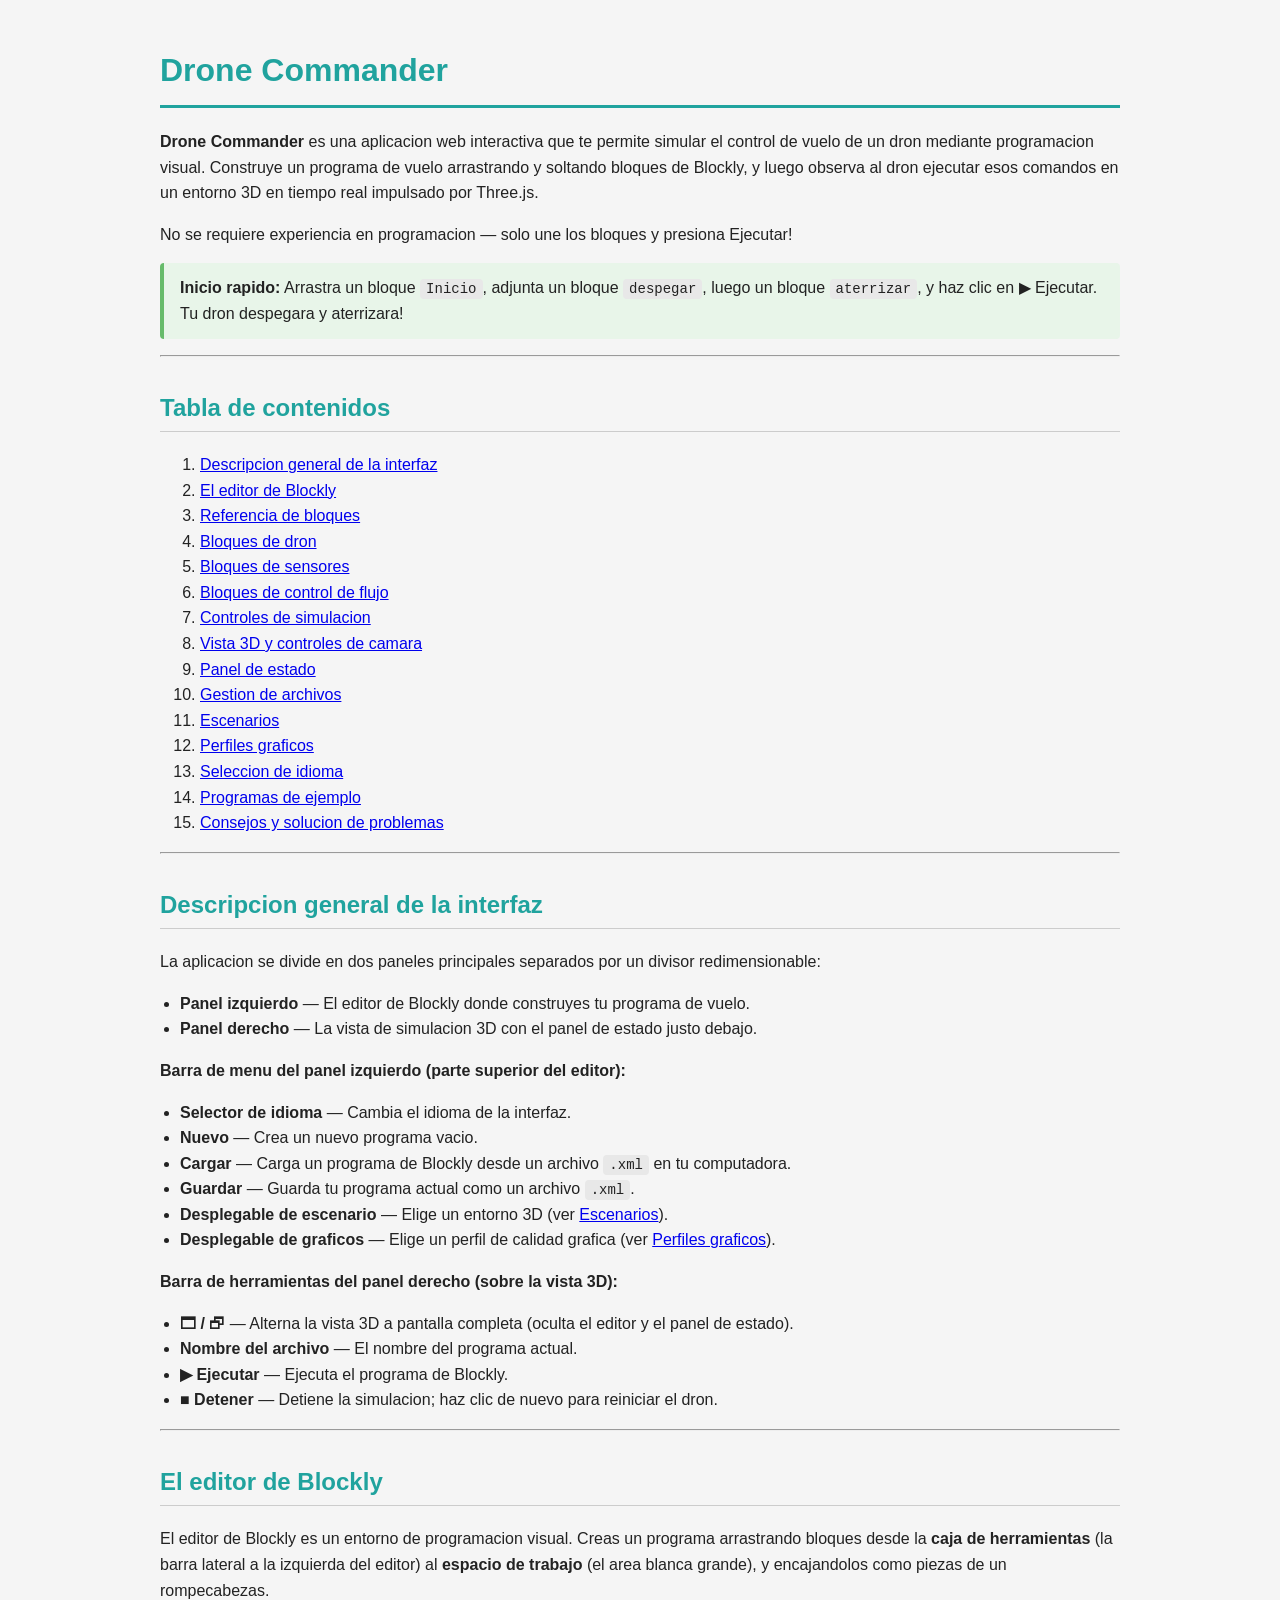
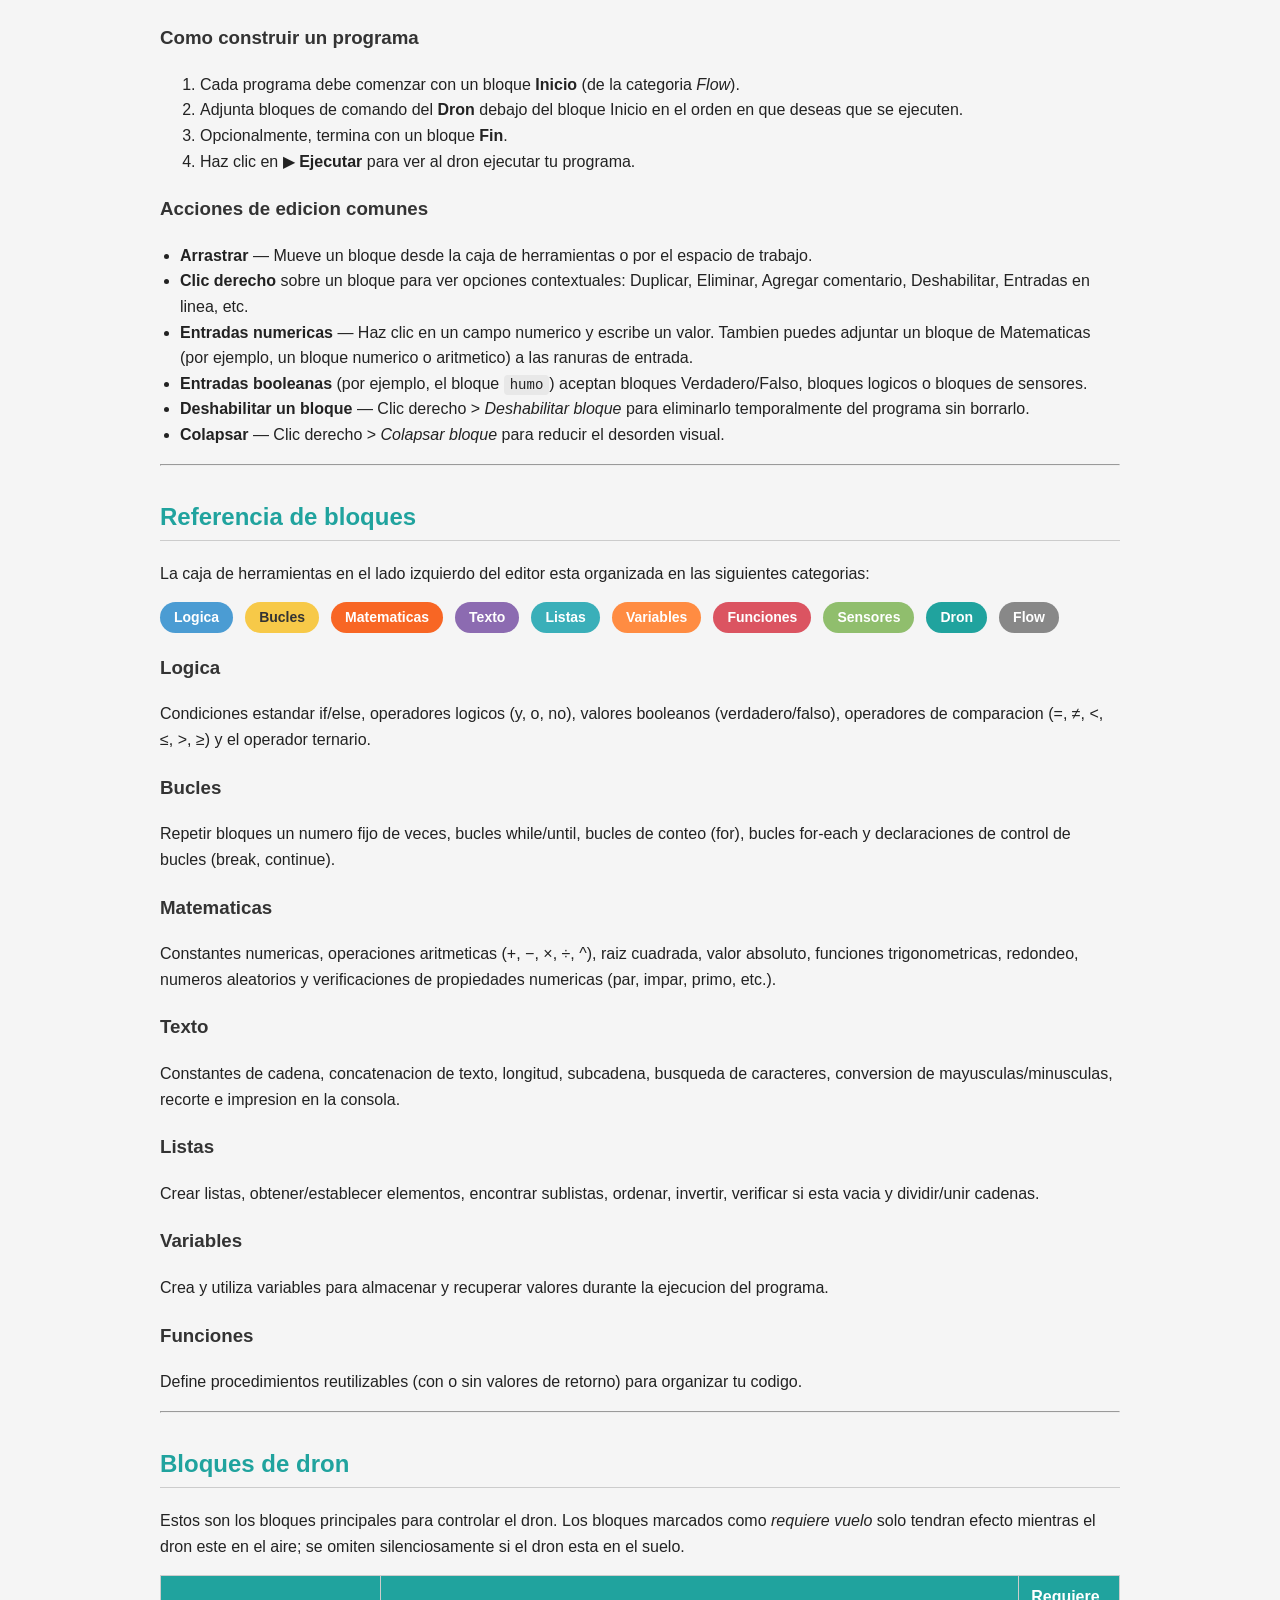
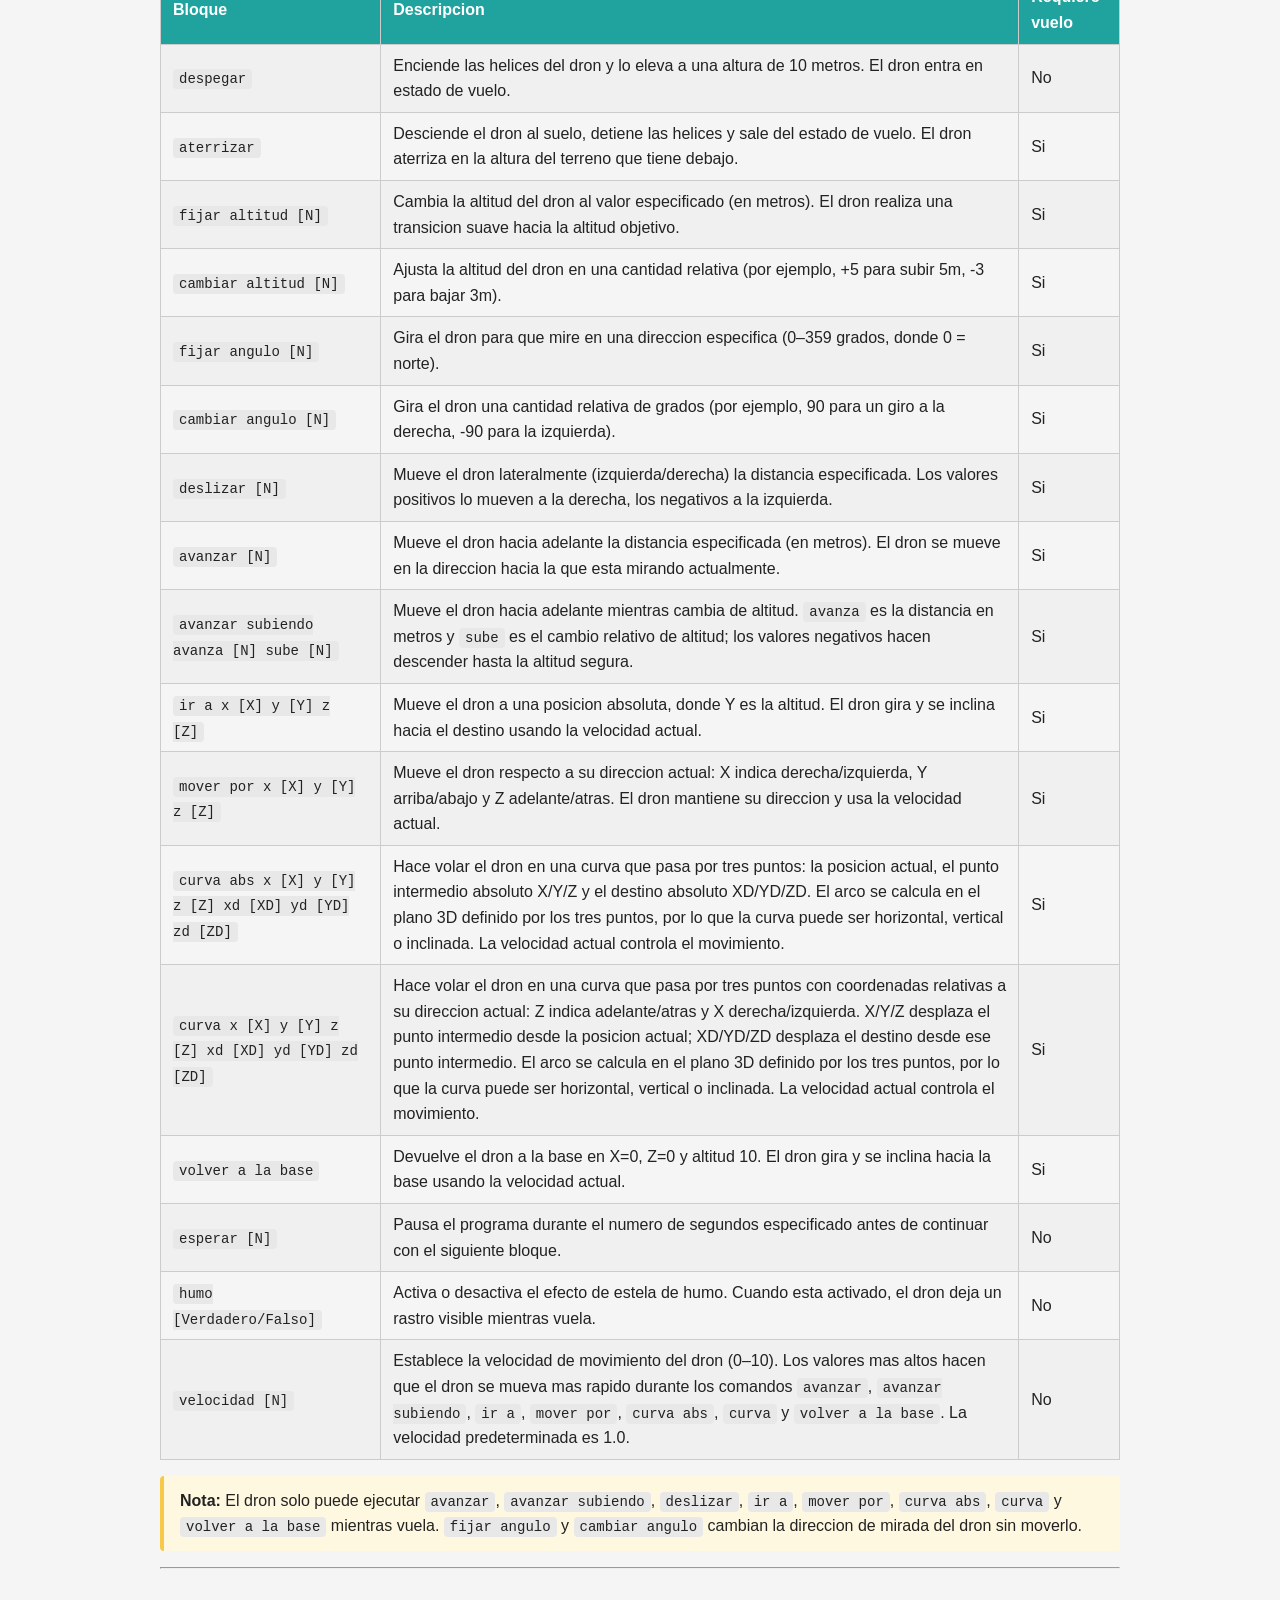
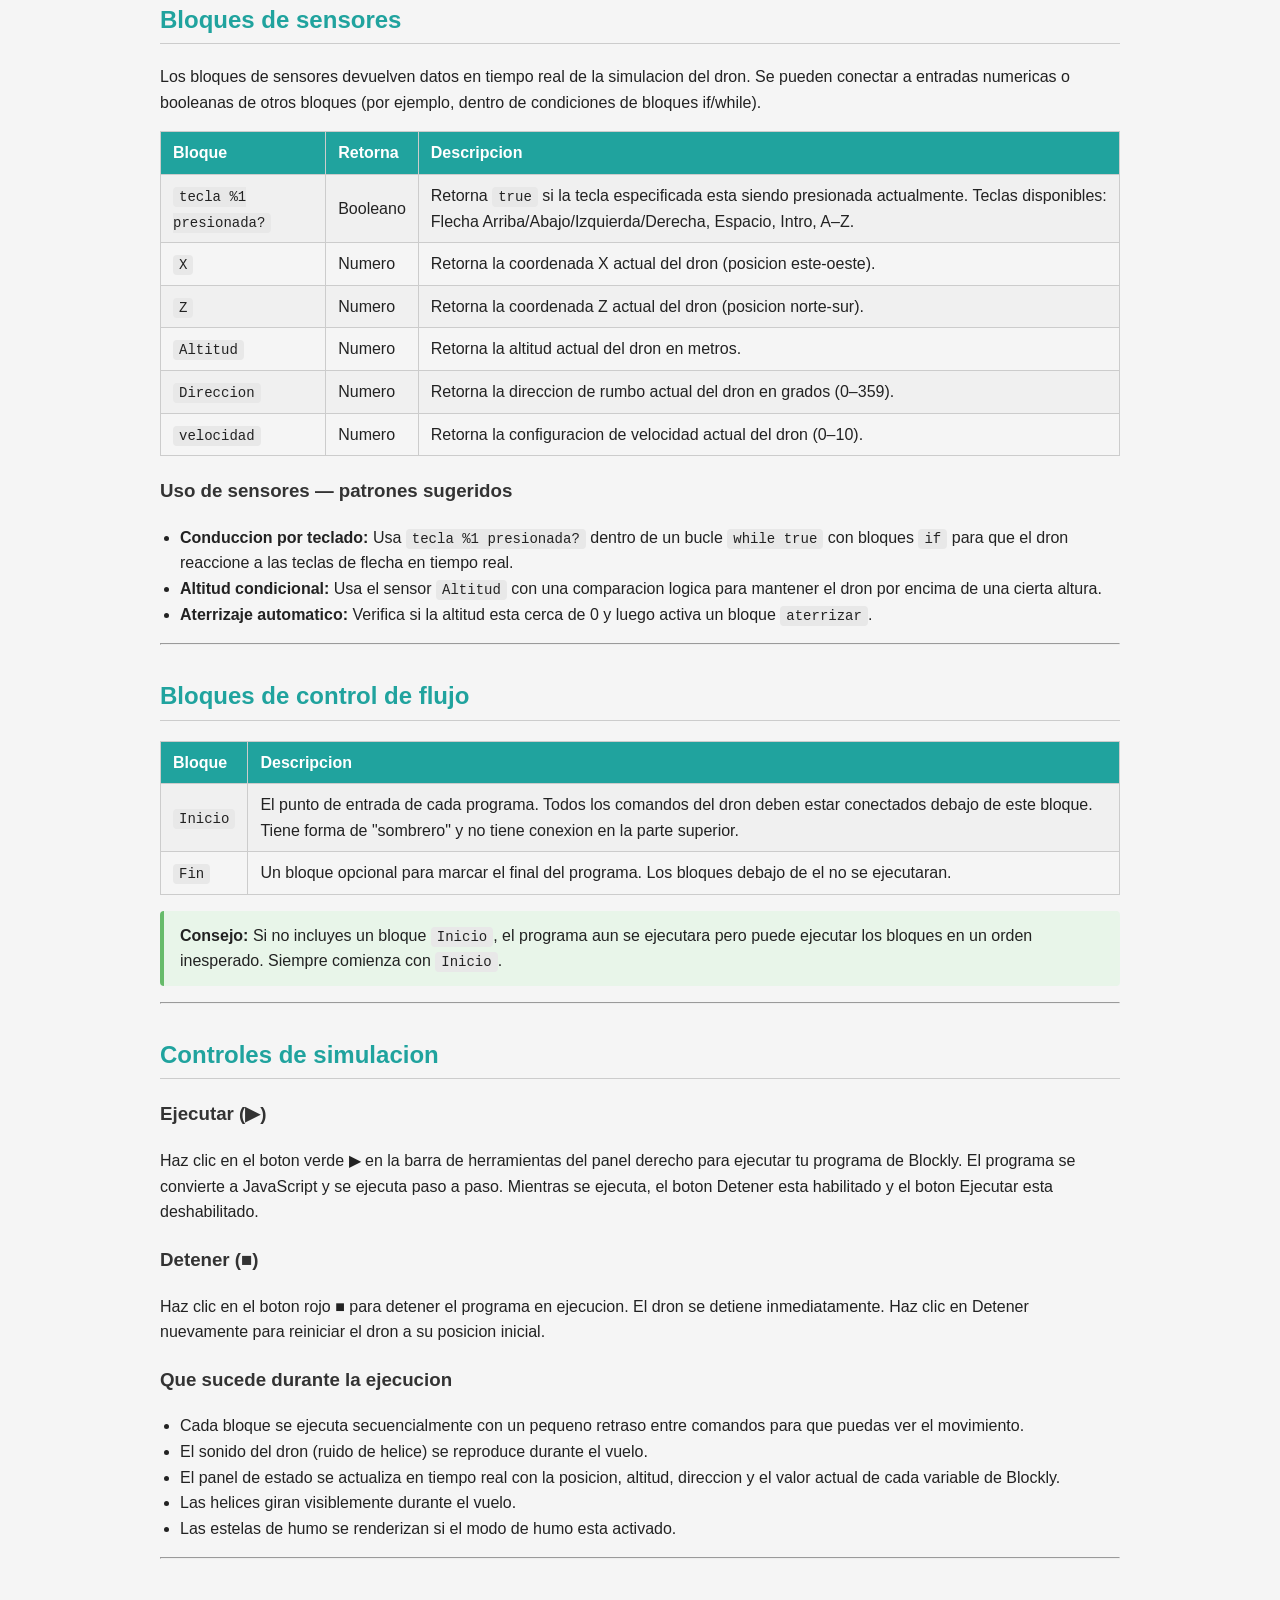
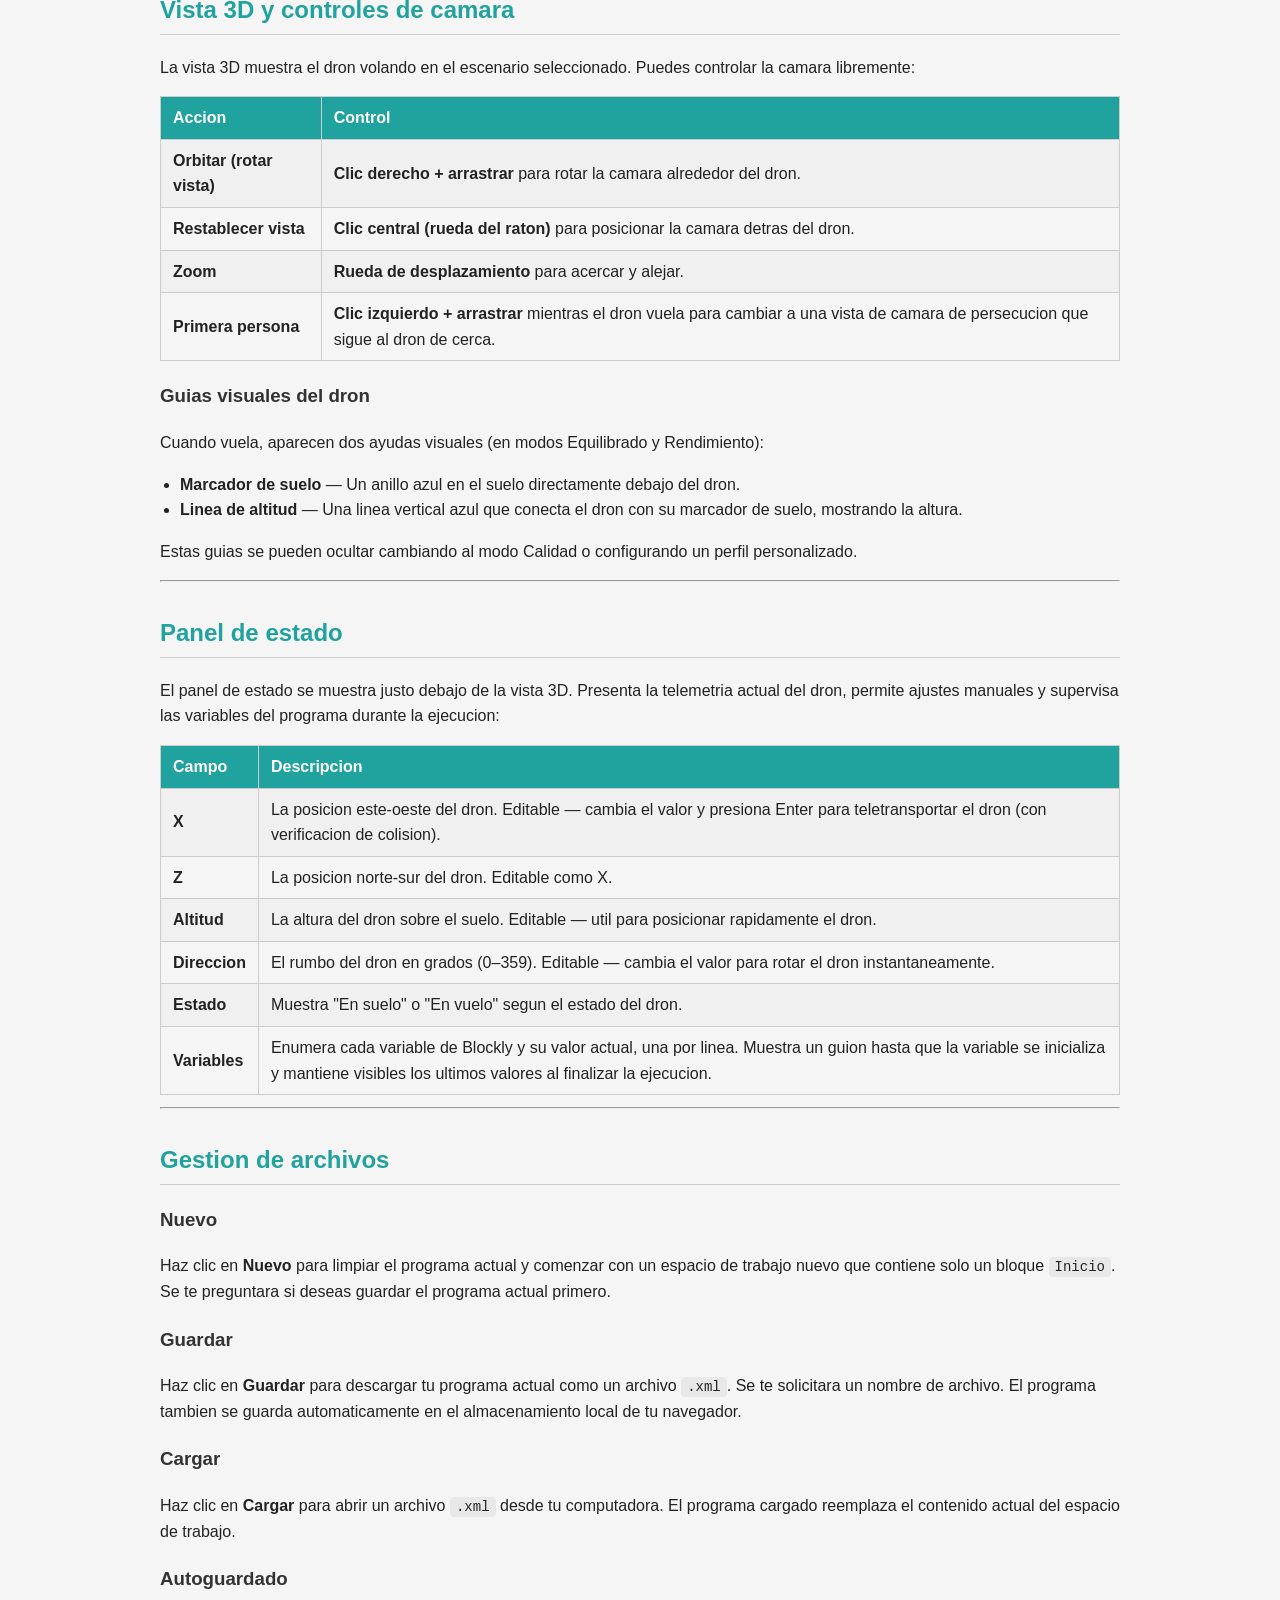
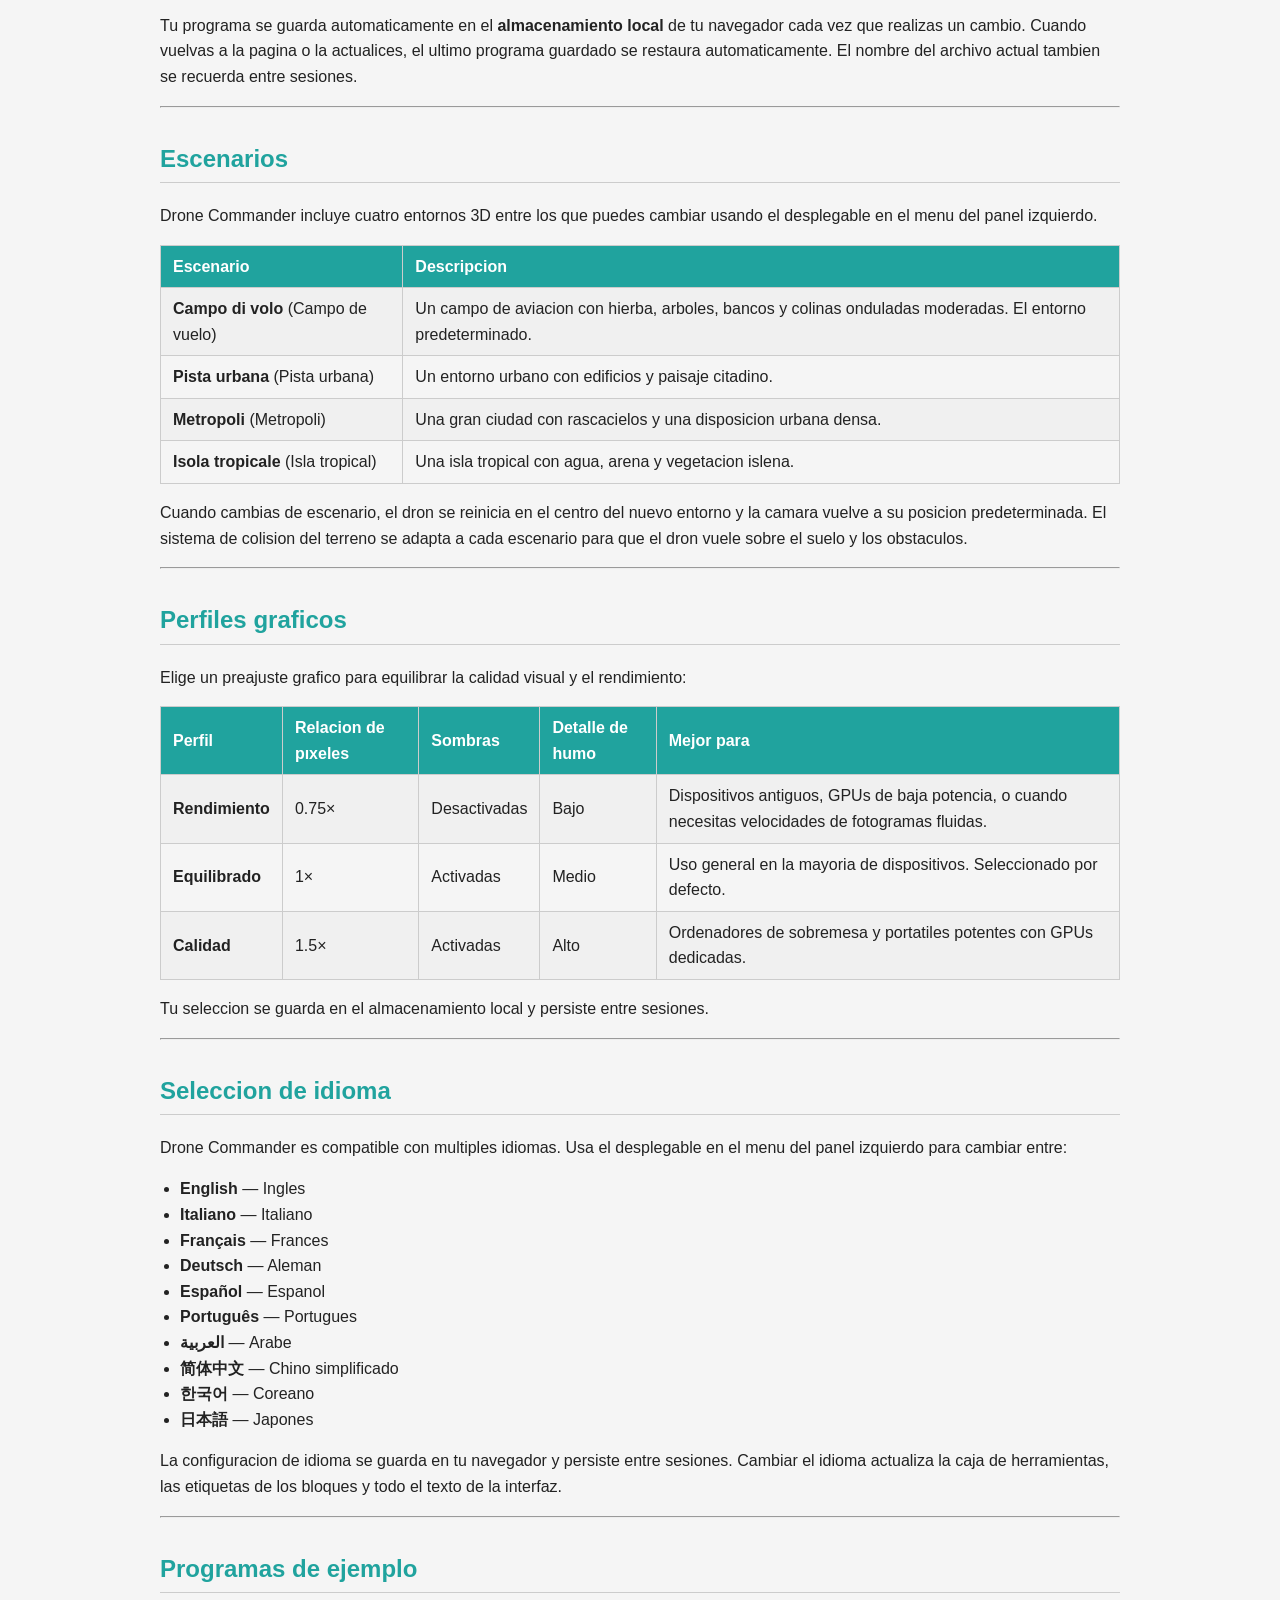
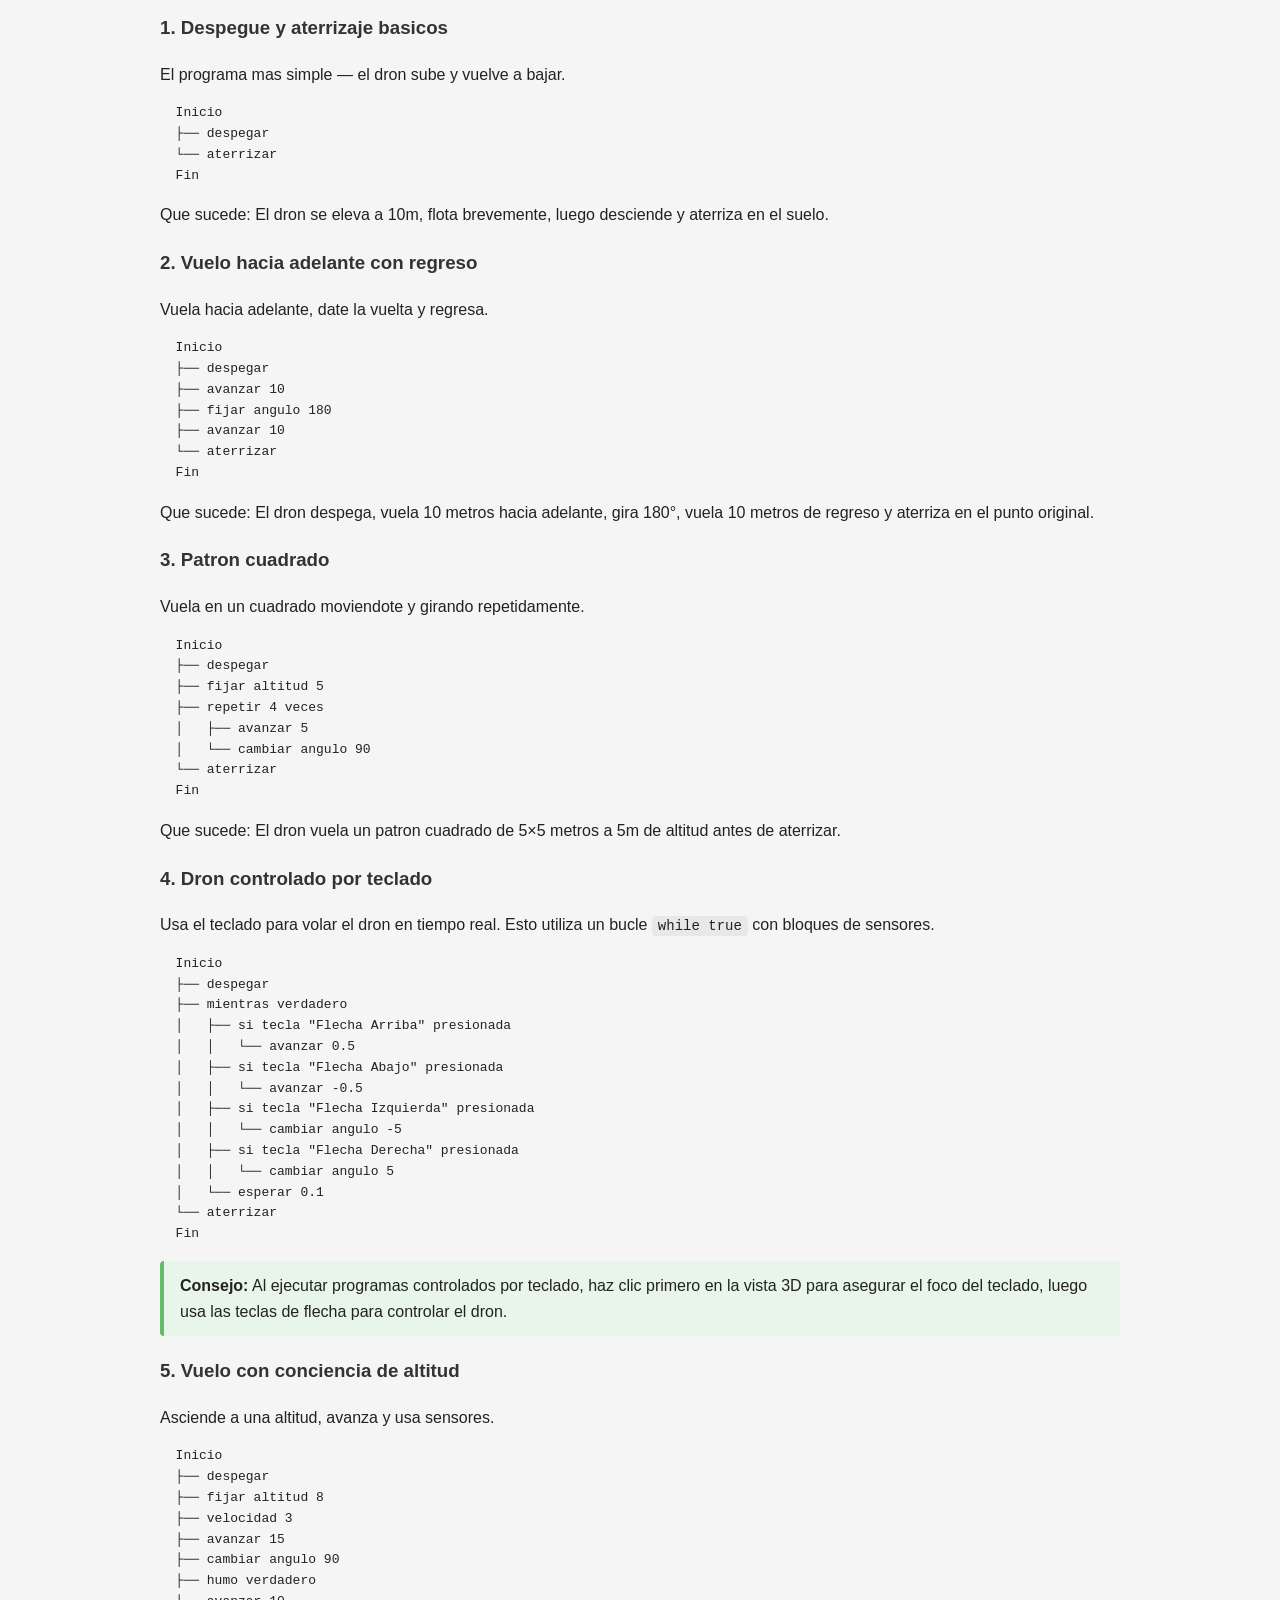
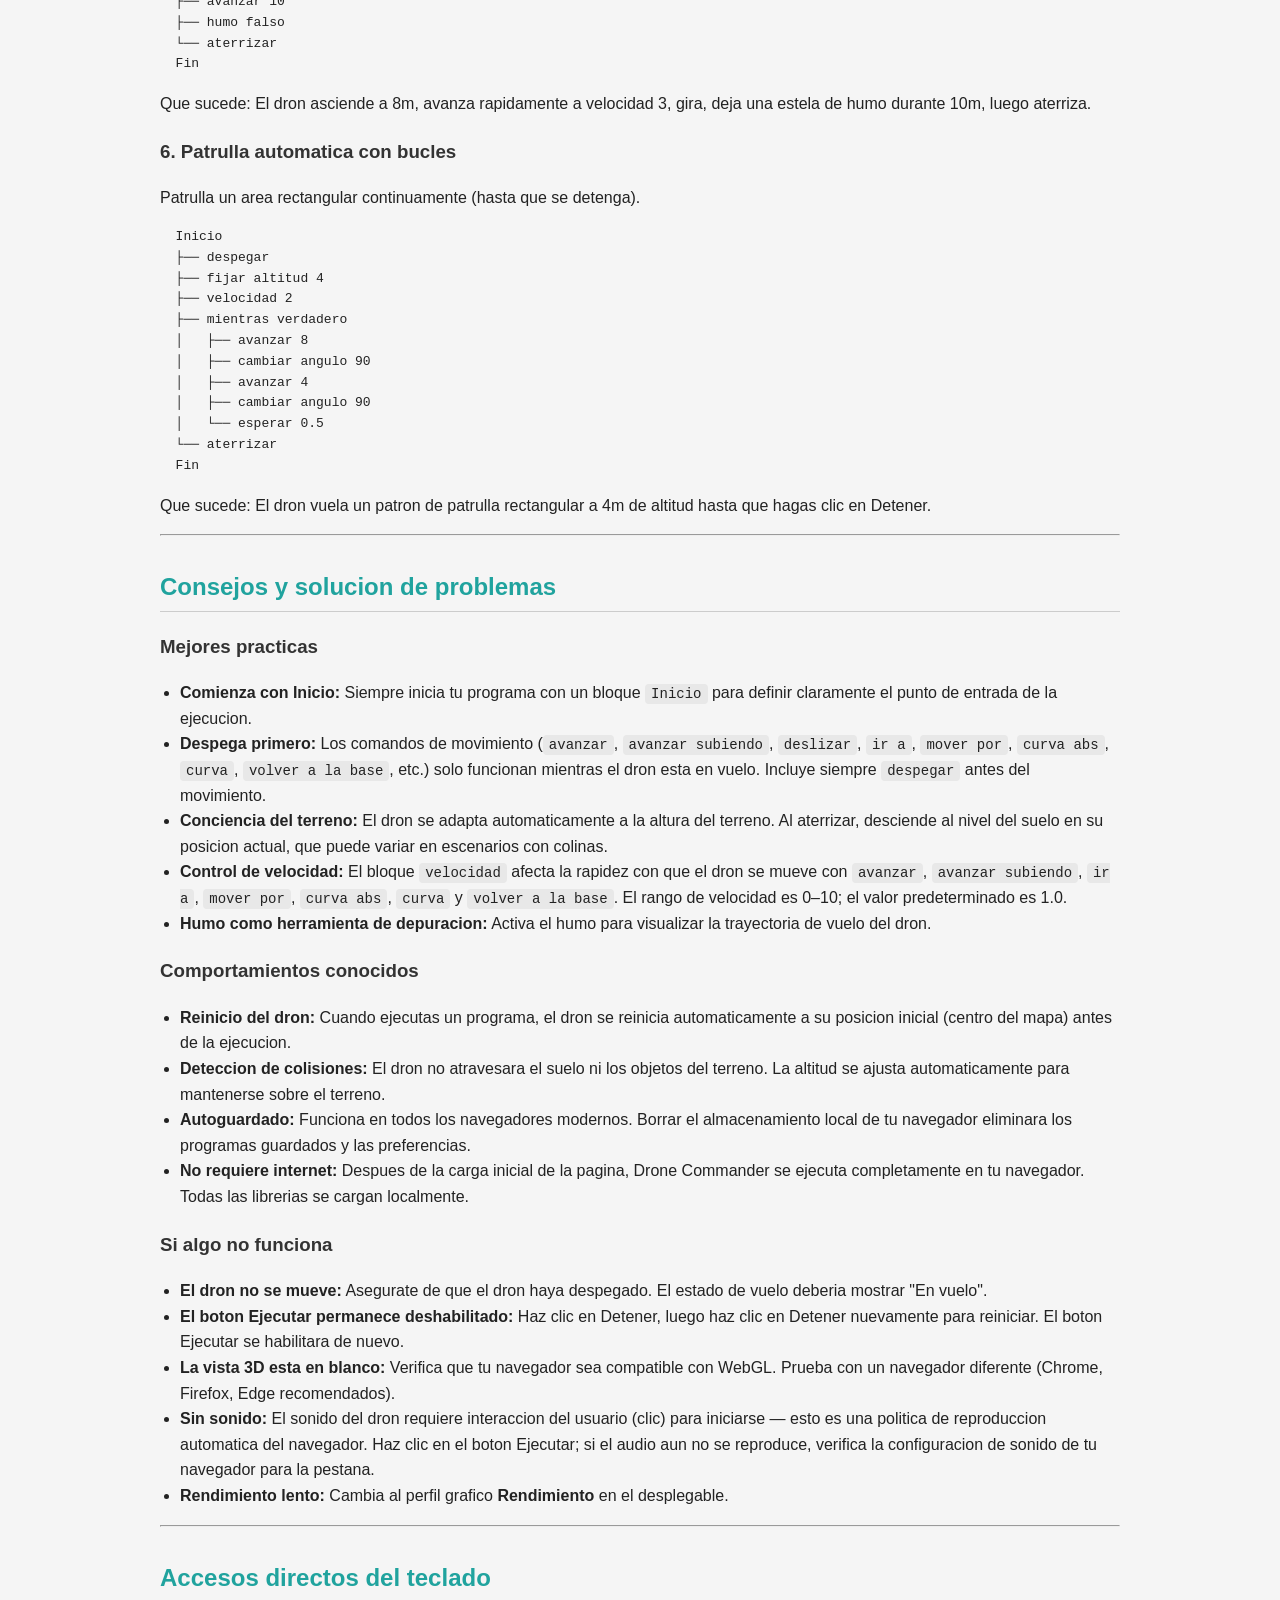
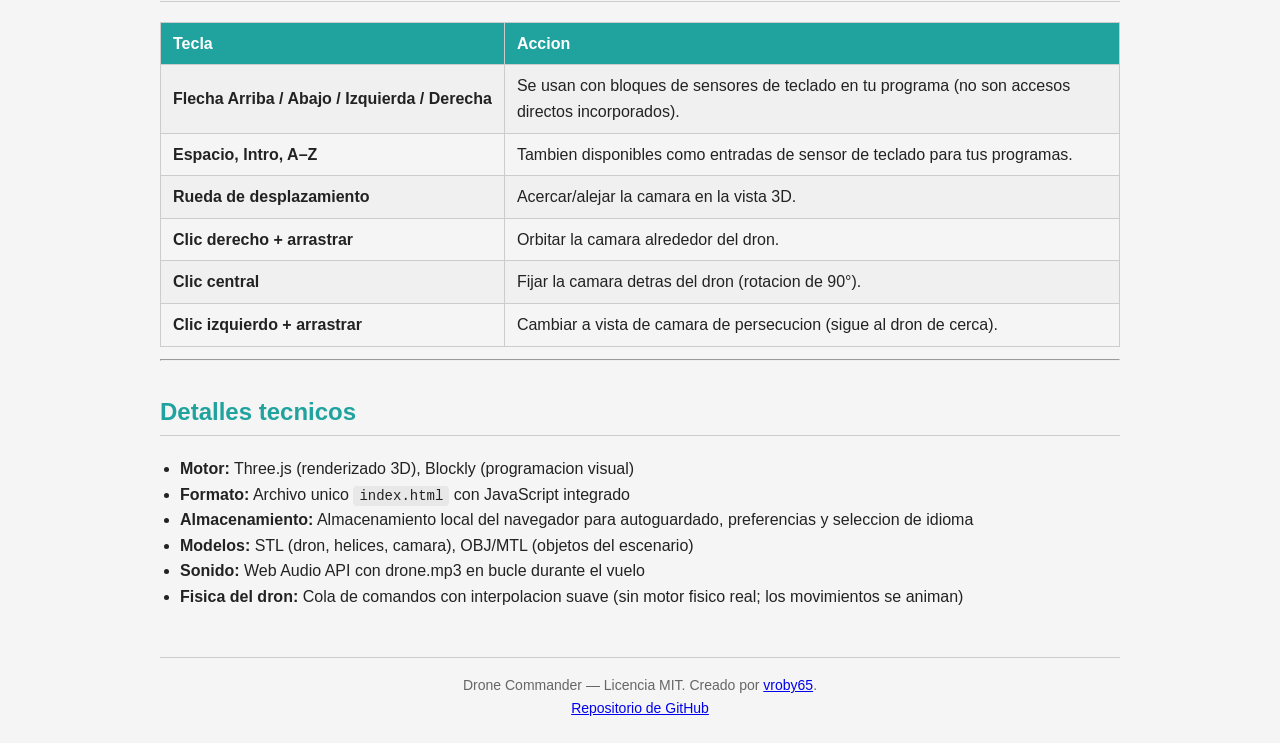
<file: doc/help-es.html>
<!DOCTYPE html>
<html lang="es">
<head>
  <meta charset="UTF-8">
  <meta name="viewport" content="width=device-width, initial-scale=1.0">
  <title>Drone Commander - Ayuda</title>
  <style>
    body {
      font-family: 'Segoe UI', Tahoma, Geneva, Verdana, sans-serif;
      max-width: 960px;
      margin: 0 auto;
      padding: 24px;
      background: #f5f5f5;
      color: #222;
      line-height: 1.6;
    }
    h1 { color: #20A39E; border-bottom: 3px solid #20A39E; padding-bottom: 8px; }
    h2 { color: #20A39E; margin-top: 32px; border-bottom: 1px solid #ccc; padding-bottom: 4px; }
    h3 { color: #333; margin-top: 20px; }
    code {
      background: #e8e8e8;
      padding: 2px 6px;
      border-radius: 4px;
      font-size: 14px;
    }
    .block-table {
      width: 100%;
      border-collapse: collapse;
      margin: 12px 0;
    }
    .block-table th, .block-table td {
      border: 1px solid #ccc;
      padding: 8px 12px;
      text-align: left;
    }
    .block-table th {
      background: #20A39E;
      color: white;
    }
    .block-table tr:nth-child(even) { background: #f0f0f0; }
    .note {
      background: #fff8e1;
      border-left: 4px solid #f7c948;
      padding: 12px 16px;
      margin: 16px 0;
      border-radius: 4px;
    }
    .tip {
      background: #e8f5e9;
      border-left: 4px solid #66bb6a;
      padding: 12px 16px;
      margin: 16px 0;
      border-radius: 4px;
    }
    .category-section {
      display: flex;
      flex-wrap: wrap;
      gap: 12px;
      margin: 16px 0;
    }
    .category-tag {
      display: inline-block;
      padding: 4px 14px;
      border-radius: 16px;
      color: white;
      font-weight: bold;
      font-size: 14px;
    }
    .cat-logic { background: #4B9CD3; }
    .cat-loops { background: #F7C948; color: #333; }
    .cat-math { background: #F86624; }
    .cat-text { background: #8C6BB1; }
    .cat-lists { background: #3AAFB9; }
    .cat-variables { background: #FF8C42; }
    .cat-functions { background: #DB5461; }
    .cat-sensors { background: #90BE6D; }
    .cat-drone { background: #20A39E; }
    .cat-flow { background: #888; }
    img.example-img {
      max-width: 100%;
      border: 1px solid #ccc;
      border-radius: 6px;
      margin: 8px 0;
    }
    ul { padding-left: 20px; }
    ul ul { padding-left: 20px; }
    .shortcut-table td:first-child {
      font-weight: bold;
      white-space: nowrap;
    }
    footer {
      margin-top: 48px;
      padding-top: 16px;
      border-top: 1px solid #ccc;
      font-size: 14px;
      color: #666;
      text-align: center;
    }
  </style>
</head>
<body>

<h1>Drone Commander</h1>
<p><strong>Drone Commander</strong> es una aplicacion web interactiva que te permite simular el control de vuelo de un dron mediante programacion visual. Construye un programa de vuelo arrastrando y soltando bloques de Blockly, y luego observa al dron ejecutar esos comandos en un entorno 3D en tiempo real impulsado por Three.js.</p>

<p>No se requiere experiencia en programacion — solo une los bloques y presiona Ejecutar!</p>

<div class="tip">
  <strong>Inicio rapido:</strong> Arrastra un bloque <code>Inicio</code>, adjunta un bloque <code>despegar</code>, luego un bloque <code>aterrizar</code>, y haz clic en ▶ Ejecutar. Tu dron despegara y aterrizara!
</div>

<hr>

<h2>Tabla de contenidos</h2>
<ol>
  <li><a href="#interface">Descripcion general de la interfaz</a></li>
  <li><a href="#editor">El editor de Blockly</a></li>
  <li><a href="#blocks">Referencia de bloques</a></li>
  <li><a href="#drone-blocks">Bloques de dron</a></li>
  <li><a href="#sensor-blocks">Bloques de sensores</a></li>
  <li><a href="#flow-blocks">Bloques de control de flujo</a></li>
  <li><a href="#controls">Controles de simulacion</a></li>
  <li><a href="#camera">Vista 3D y controles de camara</a></li>
  <li><a href="#status">Panel de estado</a></li>
  <li><a href="#files">Gestion de archivos</a></li>
  <li><a href="#scenarios">Escenarios</a></li>
  <li><a href="#graphics">Perfiles graficos</a></li>
  <li><a href="#language">Seleccion de idioma</a></li>
  <li><a href="#examples">Programas de ejemplo</a></li>
  <li><a href="#tips">Consejos y solucion de problemas</a></li>
</ol>

<hr>

<h2 id="interface">Descripcion general de la interfaz</h2>

<p>La aplicacion se divide en dos paneles principales separados por un divisor redimensionable:</p>

<ul>
  <li><strong>Panel izquierdo</strong> — El editor de Blockly donde construyes tu programa de vuelo.</li>
  <li><strong>Panel derecho</strong> — La vista de simulacion 3D con el panel de estado justo debajo.</li>
</ul>

<p><strong>Barra de menu del panel izquierdo (parte superior del editor):</strong></p>
<ul>
  <li><strong>Selector de idioma</strong> — Cambia el idioma de la interfaz.</li>
  <li><strong>Nuevo</strong> — Crea un nuevo programa vacio.</li>
  <li><strong>Cargar</strong> — Carga un programa de Blockly desde un archivo <code>.xml</code> en tu computadora.</li>
  <li><strong>Guardar</strong> — Guarda tu programa actual como un archivo <code>.xml</code>.</li>
  <li><strong>Desplegable de escenario</strong> — Elige un entorno 3D (ver <a href="#scenarios">Escenarios</a>).</li>
  <li><strong>Desplegable de graficos</strong> — Elige un perfil de calidad grafica (ver <a href="#graphics">Perfiles graficos</a>).</li>
</ul>

<p><strong>Barra de herramientas del panel derecho (sobre la vista 3D):</strong></p>
<ul>
  <li><strong>🗖 / 🗗</strong> — Alterna la vista 3D a pantalla completa (oculta el editor y el panel de estado).</li>
  <li><strong>Nombre del archivo</strong> — El nombre del programa actual.</li>
  <li><strong>▶ Ejecutar</strong> — Ejecuta el programa de Blockly.</li>
  <li><strong>■ Detener</strong> — Detiene la simulacion; haz clic de nuevo para reiniciar el dron.</li>
</ul>

<hr>

<h2 id="editor">El editor de Blockly</h2>

<p>El editor de Blockly es un entorno de programacion visual. Creas un programa arrastrando bloques desde la <strong>caja de herramientas</strong> (la barra lateral a la izquierda del editor) al <strong>espacio de trabajo</strong> (el area blanca grande), y encajandolos como piezas de un rompecabezas.</p>

<h3>Como construir un programa</h3>
<ol>
  <li>Cada programa debe comenzar con un bloque <strong>Inicio</strong> (de la categoria <em>Flow</em>).</li>
  <li>Adjunta bloques de comando del <strong>Dron</strong> debajo del bloque Inicio en el orden en que deseas que se ejecuten.</li>
  <li>Opcionalmente, termina con un bloque <strong>Fin</strong>.</li>
  <li>Haz clic en ▶ <strong>Ejecutar</strong> para ver al dron ejecutar tu programa.</li>
</ol>

<h3>Acciones de edicion comunes</h3>
<ul>
  <li><strong>Arrastrar</strong> — Mueve un bloque desde la caja de herramientas o por el espacio de trabajo.</li>
  <li><strong>Clic derecho</strong> sobre un bloque para ver opciones contextuales: Duplicar, Eliminar, Agregar comentario, Deshabilitar, Entradas en linea, etc.</li>
  <li><strong>Entradas numericas</strong> — Haz clic en un campo numerico y escribe un valor. Tambien puedes adjuntar un bloque de Matematicas (por ejemplo, un bloque numerico o aritmetico) a las ranuras de entrada.</li>
  <li><strong>Entradas booleanas</strong> (por ejemplo, el bloque <code>humo</code>) aceptan bloques Verdadero/Falso, bloques logicos o bloques de sensores.</li>
  <li><strong>Deshabilitar un bloque</strong> — Clic derecho &gt; <em>Deshabilitar bloque</em> para eliminarlo temporalmente del programa sin borrarlo.</li>
  <li><strong>Colapsar</strong> — Clic derecho &gt; <em>Colapsar bloque</em> para reducir el desorden visual.</li>
</ul>

<hr>

<h2 id="blocks">Referencia de bloques</h2>

<p>La caja de herramientas en el lado izquierdo del editor esta organizada en las siguientes categorias:</p>

<div class="category-section">
  <span class="category-tag cat-logic">Logica</span>
  <span class="category-tag cat-loops">Bucles</span>
  <span class="category-tag cat-math">Matematicas</span>
  <span class="category-tag cat-text">Texto</span>
  <span class="category-tag cat-lists">Listas</span>
  <span class="category-tag cat-variables">Variables</span>
  <span class="category-tag cat-functions">Funciones</span>
  <span class="category-tag cat-sensors">Sensores</span>
  <span class="category-tag cat-drone">Dron</span>
  <span class="category-tag cat-flow">Flow</span>
</div>

<h3>Logica</h3>
<p>Condiciones estandar if/else, operadores logicos (y, o, no), valores booleanos (verdadero/falso), operadores de comparacion (=, ≠, &lt;, ≤, &gt;, ≥) y el operador ternario.</p>

<h3>Bucles</h3>
<p>Repetir bloques un numero fijo de veces, bucles while/until, bucles de conteo (for), bucles for-each y declaraciones de control de bucles (break, continue).</p>

<h3>Matematicas</h3>
<p>Constantes numericas, operaciones aritmeticas (+, −, ×, ÷, ^), raiz cuadrada, valor absoluto, funciones trigonometricas, redondeo, numeros aleatorios y verificaciones de propiedades numericas (par, impar, primo, etc.).</p>

<h3>Texto</h3>
<p>Constantes de cadena, concatenacion de texto, longitud, subcadena, busqueda de caracteres, conversion de mayusculas/minusculas, recorte e impresion en la consola.</p>

<h3>Listas</h3>
<p>Crear listas, obtener/establecer elementos, encontrar sublistas, ordenar, invertir, verificar si esta vacia y dividir/unir cadenas.</p>

<h3>Variables</h3>
<p>Crea y utiliza variables para almacenar y recuperar valores durante la ejecucion del programa.</p>

<h3>Funciones</h3>
<p>Define procedimientos reutilizables (con o sin valores de retorno) para organizar tu codigo.</p>

<hr>

<h2 id="drone-blocks">Bloques de dron</h2>

<p>Estos son los bloques principales para controlar el dron. Los bloques marcados como <em>requiere vuelo</em> solo tendran efecto mientras el dron este en el aire; se omiten silenciosamente si el dron esta en el suelo.</p>

<table class="block-table">
  <tr>
    <th>Bloque</th>
    <th>Descripcion</th>
    <th>Requiere vuelo</th>
  </tr>
  <tr>
    <td><code>despegar</code></td>
    <td>Enciende las helices del dron y lo eleva a una altura de 10 metros. El dron entra en estado de vuelo.</td>
    <td>No</td>
  </tr>
  <tr>
    <td><code>aterrizar</code></td>
    <td>Desciende el dron al suelo, detiene las helices y sale del estado de vuelo. El dron aterriza en la altura del terreno que tiene debajo.</td>
    <td>Si</td>
  </tr>
  <tr>
    <td><code>fijar altitud [N]</code></td>
    <td>Cambia la altitud del dron al valor especificado (en metros). El dron realiza una transicion suave hacia la altitud objetivo.</td>
    <td>Si</td>
  </tr>
  <tr>
    <td><code>cambiar altitud [N]</code></td>
    <td>Ajusta la altitud del dron en una cantidad relativa (por ejemplo, +5 para subir 5m, -3 para bajar 3m).</td>
    <td>Si</td>
  </tr>
  <tr>
    <td><code>fijar angulo [N]</code></td>
    <td>Gira el dron para que mire en una direccion especifica (0–359 grados, donde 0 = norte).</td>
    <td>Si</td>
  </tr>
  <tr>
    <td><code>cambiar angulo [N]</code></td>
    <td>Gira el dron una cantidad relativa de grados (por ejemplo, 90 para un giro a la derecha, -90 para la izquierda).</td>
    <td>Si</td>
  </tr>
  <tr>
    <td><code>deslizar [N]</code></td>
    <td>Mueve el dron lateralmente (izquierda/derecha) la distancia especificada. Los valores positivos lo mueven a la derecha, los negativos a la izquierda.</td>
    <td>Si</td>
  </tr>
  <tr>
    <td><code>avanzar [N]</code></td>
    <td>Mueve el dron hacia adelante la distancia especificada (en metros). El dron se mueve en la direccion hacia la que esta mirando actualmente.</td>
    <td>Si</td>
  </tr>
  <tr>
    <td><code>avanzar subiendo avanza [N] sube [N]</code></td>
    <td>Mueve el dron hacia adelante mientras cambia de altitud. <code>avanza</code> es la distancia en metros y <code>sube</code> es el cambio relativo de altitud; los valores negativos hacen descender hasta la altitud segura.</td>
    <td>Si</td>
  </tr>
  <tr>
    <td><code>ir a x [X] y [Y] z [Z]</code></td>
    <td>Mueve el dron a una posicion absoluta, donde Y es la altitud. El dron gira y se inclina hacia el destino usando la velocidad actual.</td>
    <td>Si</td>
  </tr>
  <tr>
    <td><code>mover por x [X] y [Y] z [Z]</code></td>
    <td>Mueve el dron respecto a su direccion actual: X indica derecha/izquierda, Y arriba/abajo y Z adelante/atras. El dron mantiene su direccion y usa la velocidad actual.</td>
    <td>Si</td>
  </tr>
  <tr>
    <td><code>curva abs x [X] y [Y] z [Z] xd [XD] yd [YD] zd [ZD]</code></td>
    <td>Hace volar el dron en una curva que pasa por tres puntos: la posicion actual, el punto intermedio absoluto X/Y/Z y el destino absoluto XD/YD/ZD. El arco se calcula en el plano 3D definido por los tres puntos, por lo que la curva puede ser horizontal, vertical o inclinada. La velocidad actual controla el movimiento.</td>
    <td>Si</td>
  </tr>
  <tr>
    <td><code>curva x [X] y [Y] z [Z] xd [XD] yd [YD] zd [ZD]</code></td>
    <td>Hace volar el dron en una curva que pasa por tres puntos con coordenadas relativas a su direccion actual: Z indica adelante/atras y X derecha/izquierda. X/Y/Z desplaza el punto intermedio desde la posicion actual; XD/YD/ZD desplaza el destino desde ese punto intermedio. El arco se calcula en el plano 3D definido por los tres puntos, por lo que la curva puede ser horizontal, vertical o inclinada. La velocidad actual controla el movimiento.</td>
    <td>Si</td>
  </tr>
  <tr>
    <td><code>volver a la base</code></td>
    <td>Devuelve el dron a la base en X=0, Z=0 y altitud 10. El dron gira y se inclina hacia la base usando la velocidad actual.</td>
    <td>Si</td>
  </tr>
  <tr>
    <td><code>esperar [N]</code></td>
    <td>Pausa el programa durante el numero de segundos especificado antes de continuar con el siguiente bloque.</td>
    <td>No</td>
  </tr>
  <tr>
    <td><code>humo [Verdadero/Falso]</code></td>
    <td>Activa o desactiva el efecto de estela de humo. Cuando esta activado, el dron deja un rastro visible mientras vuela.</td>
    <td>No</td>
  </tr>
  <tr>
    <td><code>velocidad [N]</code></td>
    <td>Establece la velocidad de movimiento del dron (0–10). Los valores mas altos hacen que el dron se mueva mas rapido durante los comandos <code>avanzar</code>, <code>avanzar subiendo</code>, <code>ir a</code>, <code>mover por</code>, <code>curva abs</code>, <code>curva</code> y <code>volver a la base</code>. La velocidad predeterminada es 1.0.</td>
    <td>No</td>
  </tr>
</table>

<div class="note">
  <strong>Nota:</strong> El dron solo puede ejecutar <code>avanzar</code>, <code>avanzar subiendo</code>, <code>deslizar</code>, <code>ir a</code>, <code>mover por</code>, <code>curva abs</code>, <code>curva</code> y <code>volver a la base</code> mientras vuela. <code>fijar angulo</code> y <code>cambiar angulo</code> cambian la direccion de mirada del dron sin moverlo.
</div>

<hr>

<h2 id="sensor-blocks">Bloques de sensores</h2>

<p>Los bloques de sensores devuelven datos en tiempo real de la simulacion del dron. Se pueden conectar a entradas numericas o booleanas de otros bloques (por ejemplo, dentro de condiciones de bloques if/while).</p>

<table class="block-table">
  <tr>
    <th>Bloque</th>
    <th>Retorna</th>
    <th>Descripcion</th>
  </tr>
  <tr>
    <td><code>tecla %1 presionada?</code></td>
    <td>Booleano</td>
    <td>Retorna <code>true</code> si la tecla especificada esta siendo presionada actualmente. Teclas disponibles: Flecha Arriba/Abajo/Izquierda/Derecha, Espacio, Intro, A–Z.</td>
  </tr>
  <tr>
    <td><code>X</code></td>
    <td>Numero</td>
    <td>Retorna la coordenada X actual del dron (posicion este-oeste).</td>
  </tr>
  <tr>
    <td><code>Z</code></td>
    <td>Numero</td>
    <td>Retorna la coordenada Z actual del dron (posicion norte-sur).</td>
  </tr>
  <tr>
    <td><code>Altitud</code></td>
    <td>Numero</td>
    <td>Retorna la altitud actual del dron en metros.</td>
  </tr>
  <tr>
    <td><code>Direccion</code></td>
    <td>Numero</td>
    <td>Retorna la direccion de rumbo actual del dron en grados (0–359).</td>
  </tr>
  <tr>
    <td><code>velocidad</code></td>
    <td>Numero</td>
    <td>Retorna la configuracion de velocidad actual del dron (0–10).</td>
  </tr>
</table>

<h3>Uso de sensores — patrones sugeridos</h3>
<ul>
  <li><strong>Conduccion por teclado:</strong> Usa <code>tecla %1 presionada?</code> dentro de un bucle <code>while true</code> con bloques <code>if</code> para que el dron reaccione a las teclas de flecha en tiempo real.</li>
  <li><strong>Altitud condicional:</strong> Usa el sensor <code>Altitud</code> con una comparacion logica para mantener el dron por encima de una cierta altura.</li>
  <li><strong>Aterrizaje automatico:</strong> Verifica si la altitud esta cerca de 0 y luego activa un bloque <code>aterrizar</code>.</li>
</ul>

<hr>

<h2 id="flow-blocks">Bloques de control de flujo</h2>

<table class="block-table">
  <tr>
    <th>Bloque</th>
    <th>Descripcion</th>
  </tr>
  <tr>
    <td><code>Inicio</code></td>
    <td>El punto de entrada de cada programa. Todos los comandos del dron deben estar conectados debajo de este bloque. Tiene forma de "sombrero" y no tiene conexion en la parte superior.</td>
  </tr>
  <tr>
    <td><code>Fin</code></td>
    <td>Un bloque opcional para marcar el final del programa. Los bloques debajo de el no se ejecutaran.</td>
  </tr>
</table>

<div class="tip">
  <strong>Consejo:</strong> Si no incluyes un bloque <code>Inicio</code>, el programa aun se ejecutara pero puede ejecutar los bloques en un orden inesperado. Siempre comienza con <code>Inicio</code>.
</div>

<hr>

<h2 id="controls">Controles de simulacion</h2>

<h3>Ejecutar (▶)</h3>
<p>Haz clic en el boton verde ▶ en la barra de herramientas del panel derecho para ejecutar tu programa de Blockly. El programa se convierte a JavaScript y se ejecuta paso a paso. Mientras se ejecuta, el boton Detener esta habilitado y el boton Ejecutar esta deshabilitado.</p>

<h3>Detener (■)</h3>
<p>Haz clic en el boton rojo ■ para detener el programa en ejecucion. El dron se detiene inmediatamente. Haz clic en Detener nuevamente para reiniciar el dron a su posicion inicial.</p>

<h3>Que sucede durante la ejecucion</h3>
<ul>
  <li>Cada bloque se ejecuta secuencialmente con un pequeno retraso entre comandos para que puedas ver el movimiento.</li>
  <li>El sonido del dron (ruido de helice) se reproduce durante el vuelo.</li>
  <li>El panel de estado se actualiza en tiempo real con la posicion, altitud, direccion y el valor actual de cada variable de Blockly.</li>
  <li>Las helices giran visiblemente durante el vuelo.</li>
  <li>Las estelas de humo se renderizan si el modo de humo esta activado.</li>
</ul>

<hr>

<h2 id="camera">Vista 3D y controles de camara</h2>

<p>La vista 3D muestra el dron volando en el escenario seleccionado. Puedes controlar la camara libremente:</p>

<table class="block-table">
  <tr>
    <th>Accion</th>
    <th>Control</th>
  </tr>
  <tr>
    <td><strong>Orbitar (rotar vista)</strong></td>
    <td><strong>Clic derecho + arrastrar</strong> para rotar la camara alrededor del dron.</td>
  </tr>
  <tr>
    <td><strong>Restablecer vista</strong></td>
    <td><strong>Clic central (rueda del raton)</strong> para posicionar la camara detras del dron.</td>
  </tr>
  <tr>
    <td><strong>Zoom</strong></td>
    <td><strong>Rueda de desplazamiento</strong> para acercar y alejar.</td>
  </tr>
  <tr>
    <td><strong>Primera persona</strong></td>
    <td><strong>Clic izquierdo + arrastrar</strong> mientras el dron vuela para cambiar a una vista de camara de persecucion que sigue al dron de cerca.</td>
  </tr>
</table>

<h3>Guias visuales del dron</h3>
<p>Cuando vuela, aparecen dos ayudas visuales (en modos Equilibrado y Rendimiento):</p>
<ul>
  <li><strong>Marcador de suelo</strong> — Un anillo azul en el suelo directamente debajo del dron.</li>
  <li><strong>Linea de altitud</strong> — Una linea vertical azul que conecta el dron con su marcador de suelo, mostrando la altura.</li>
</ul>
<p>Estas guias se pueden ocultar cambiando al modo Calidad o configurando un perfil personalizado.</p>

<hr>

<h2 id="status">Panel de estado</h2>

<p>El panel de estado se muestra justo debajo de la vista 3D. Presenta la telemetria actual del dron, permite ajustes manuales y supervisa las variables del programa durante la ejecucion:</p>

<table class="block-table">
  <tr>
    <th>Campo</th>
    <th>Descripcion</th>
  </tr>
  <tr>
    <td><strong>X</strong></td>
    <td>La posicion este-oeste del dron. Editable — cambia el valor y presiona Enter para teletransportar el dron (con verificacion de colision).</td>
  </tr>
  <tr>
    <td><strong>Z</strong></td>
    <td>La posicion norte-sur del dron. Editable como X.</td>
  </tr>
  <tr>
    <td><strong>Altitud</strong></td>
    <td>La altura del dron sobre el suelo. Editable — util para posicionar rapidamente el dron.</td>
  </tr>
  <tr>
    <td><strong>Direccion</strong></td>
    <td>El rumbo del dron en grados (0–359). Editable — cambia el valor para rotar el dron instantaneamente.</td>
  </tr>
  <tr>
    <td><strong>Estado</strong></td>
    <td>Muestra "En suelo" o "En vuelo" segun el estado del dron.</td>
  </tr>
  <tr>
    <td><strong>Variables</strong></td>
    <td>Enumera cada variable de Blockly y su valor actual, una por linea. Muestra un guion hasta que la variable se inicializa y mantiene visibles los ultimos valores al finalizar la ejecucion.</td>
  </tr>
</table>

<hr>

<h2 id="files">Gestion de archivos</h2>

<h3>Nuevo</h3>
<p>Haz clic en <strong>Nuevo</strong> para limpiar el programa actual y comenzar con un espacio de trabajo nuevo que contiene solo un bloque <code>Inicio</code>. Se te preguntara si deseas guardar el programa actual primero.</p>

<h3>Guardar</h3>
<p>Haz clic en <strong>Guardar</strong> para descargar tu programa actual como un archivo <code>.xml</code>. Se te solicitara un nombre de archivo. El programa tambien se guarda automaticamente en el almacenamiento local de tu navegador.</p>

<h3>Cargar</h3>
<p>Haz clic en <strong>Cargar</strong> para abrir un archivo <code>.xml</code> desde tu computadora. El programa cargado reemplaza el contenido actual del espacio de trabajo.</p>

<h3>Autoguardado</h3>
<p>Tu programa se guarda automaticamente en el <strong>almacenamiento local</strong> de tu navegador cada vez que realizas un cambio. Cuando vuelvas a la pagina o la actualices, el ultimo programa guardado se restaura automaticamente. El nombre del archivo actual tambien se recuerda entre sesiones.</p>

<hr>

<h2 id="scenarios">Escenarios</h2>

<p>Drone Commander incluye cuatro entornos 3D entre los que puedes cambiar usando el desplegable en el menu del panel izquierdo.</p>

<table class="block-table">
  <tr>
    <th>Escenario</th>
    <th>Descripcion</th>
  </tr>
  <tr>
    <td><strong>Campo di volo</strong> (Campo de vuelo)</td>
    <td>Un campo de aviacion con hierba, arboles, bancos y colinas onduladas moderadas. El entorno predeterminado.</td>
  </tr>
  <tr>
    <td><strong>Pista urbana</strong> (Pista urbana)</td>
    <td>Un entorno urbano con edificios y paisaje citadino.</td>
  </tr>
  <tr>
    <td><strong>Metropoli</strong> (Metropoli)</td>
    <td>Una gran ciudad con rascacielos y una disposicion urbana densa.</td>
  </tr>
  <tr>
    <td><strong>Isola tropicale</strong> (Isla tropical)</td>
    <td>Una isla tropical con agua, arena y vegetacion islena.</td>
  </tr>
</table>

<p>Cuando cambias de escenario, el dron se reinicia en el centro del nuevo entorno y la camara vuelve a su posicion predeterminada. El sistema de colision del terreno se adapta a cada escenario para que el dron vuele sobre el suelo y los obstaculos.</p>

<hr>

<h2 id="graphics">Perfiles graficos</h2>

<p>Elige un preajuste grafico para equilibrar la calidad visual y el rendimiento:</p>

<table class="block-table">
  <tr>
    <th>Perfil</th>
    <th>Relacion de pıxeles</th>
    <th>Sombras</th>
    <th>Detalle de humo</th>
    <th>Mejor para</th>
  </tr>
  <tr>
    <td><strong>Rendimiento</strong></td>
    <td>0.75×</td>
    <td>Desactivadas</td>
    <td>Bajo</td>
    <td>Dispositivos antiguos, GPUs de baja potencia, o cuando necesitas velocidades de fotogramas fluidas.</td>
  </tr>
  <tr>
    <td><strong>Equilibrado</strong></td>
    <td>1×</td>
    <td>Activadas</td>
    <td>Medio</td>
    <td>Uso general en la mayoria de dispositivos. Seleccionado por defecto.</td>
  </tr>
  <tr>
    <td><strong>Calidad</strong></td>
    <td>1.5×</td>
    <td>Activadas</td>
    <td>Alto</td>
    <td>Ordenadores de sobremesa y portatiles potentes con GPUs dedicadas.</td>
  </tr>
</table>

<p>Tu seleccion se guarda en el almacenamiento local y persiste entre sesiones.</p>

<hr>

<h2 id="language">Seleccion de idioma</h2>

<p>Drone Commander es compatible con multiples idiomas. Usa el desplegable en el menu del panel izquierdo para cambiar entre:</p>

<ul>
  <li><strong>English</strong> — Ingles</li>
  <li><strong>Italiano</strong> — Italiano</li>
  <li><strong>Français</strong> — Frances</li>
  <li><strong>Deutsch</strong> — Aleman</li>
  <li><strong>Español</strong> — Espanol</li>
  <li><strong>Português</strong> — Portugues</li>
  <li><strong>العربية</strong> — Arabe</li>
  <li><strong>简体中文</strong> — Chino simplificado</li>
  <li><strong>한국어</strong> — Coreano</li>
  <li><strong>日本語</strong> — Japones</li>
</ul>

<p>La configuracion de idioma se guarda en tu navegador y persiste entre sesiones. Cambiar el idioma actualiza la caja de herramientas, las etiquetas de los bloques y todo el texto de la interfaz.</p>

<hr>

<h2 id="examples">Programas de ejemplo</h2>

<h3>1. Despegue y aterrizaje basicos</h3>
<p>El programa mas simple — el dron sube y vuelve a bajar.</p>
<pre>
  Inicio
  ├── despegar
  └── aterrizar
  Fin</pre>

<p>Que sucede: El dron se eleva a 10m, flota brevemente, luego desciende y aterriza en el suelo.</p>

<h3>2. Vuelo hacia adelante con regreso</h3>
<p>Vuela hacia adelante, date la vuelta y regresa.</p>
<pre>
  Inicio
  ├── despegar
  ├── avanzar 10
  ├── fijar angulo 180
  ├── avanzar 10
  └── aterrizar
  Fin</pre>

<p>Que sucede: El dron despega, vuela 10 metros hacia adelante, gira 180°, vuela 10 metros de regreso y aterriza en el punto original.</p>

<h3>3. Patron cuadrado</h3>
<p>Vuela en un cuadrado moviendote y girando repetidamente.</p>
<pre>
  Inicio
  ├── despegar
  ├── fijar altitud 5
  ├── repetir 4 veces
  │   ├── avanzar 5
  │   └── cambiar angulo 90
  └── aterrizar
  Fin</pre>

<p>Que sucede: El dron vuela un patron cuadrado de 5×5 metros a 5m de altitud antes de aterrizar.</p>

<h3>4. Dron controlado por teclado</h3>
<p>Usa el teclado para volar el dron en tiempo real. Esto utiliza un bucle <code>while true</code> con bloques de sensores.</p>
<pre>
  Inicio
  ├── despegar
  ├── mientras verdadero
  │   ├── si tecla "Flecha Arriba" presionada
  │   │   └── avanzar 0.5
  │   ├── si tecla "Flecha Abajo" presionada
  │   │   └── avanzar -0.5
  │   ├── si tecla "Flecha Izquierda" presionada
  │   │   └── cambiar angulo -5
  │   ├── si tecla "Flecha Derecha" presionada
  │   │   └── cambiar angulo 5
  │   └── esperar 0.1
  └── aterrizar
  Fin</pre>

<div class="tip">
  <strong>Consejo:</strong> Al ejecutar programas controlados por teclado, haz clic primero en la vista 3D para asegurar el foco del teclado, luego usa las teclas de flecha para controlar el dron.
</div>

<h3>5. Vuelo con conciencia de altitud</h3>
<p>Asciende a una altitud, avanza y usa sensores.</p>
<pre>
  Inicio
  ├── despegar
  ├── fijar altitud 8
  ├── velocidad 3
  ├── avanzar 15
  ├── cambiar angulo 90
  ├── humo verdadero
  ├── avanzar 10
  ├── humo falso
  └── aterrizar
  Fin</pre>

<p>Que sucede: El dron asciende a 8m, avanza rapidamente a velocidad 3, gira, deja una estela de humo durante 10m, luego aterriza.</p>

<h3>6. Patrulla automatica con bucles</h3>
<p>Patrulla un area rectangular continuamente (hasta que se detenga).</p>
<pre>
  Inicio
  ├── despegar
  ├── fijar altitud 4
  ├── velocidad 2
  ├── mientras verdadero
  │   ├── avanzar 8
  │   ├── cambiar angulo 90
  │   ├── avanzar 4
  │   ├── cambiar angulo 90
  │   └── esperar 0.5
  └── aterrizar
  Fin</pre>

<p>Que sucede: El dron vuela un patron de patrulla rectangular a 4m de altitud hasta que hagas clic en Detener.</p>

<hr>

<h2 id="tips">Consejos y solucion de problemas</h2>

<h3>Mejores practicas</h3>
<ul>
  <li><strong>Comienza con Inicio:</strong> Siempre inicia tu programa con un bloque <code>Inicio</code> para definir claramente el punto de entrada de la ejecucion.</li>
  <li><strong>Despega primero:</strong> Los comandos de movimiento (<code>avanzar</code>, <code>avanzar subiendo</code>, <code>deslizar</code>, <code>ir a</code>, <code>mover por</code>, <code>curva abs</code>, <code>curva</code>, <code>volver a la base</code>, etc.) solo funcionan mientras el dron esta en vuelo. Incluye siempre <code>despegar</code> antes del movimiento.</li>
  <li><strong>Conciencia del terreno:</strong> El dron se adapta automaticamente a la altura del terreno. Al aterrizar, desciende al nivel del suelo en su posicion actual, que puede variar en escenarios con colinas.</li>
  <li><strong>Control de velocidad:</strong> El bloque <code>velocidad</code> afecta la rapidez con que el dron se mueve con <code>avanzar</code>, <code>avanzar subiendo</code>, <code>ir a</code>, <code>mover por</code>, <code>curva abs</code>, <code>curva</code> y <code>volver a la base</code>. El rango de velocidad es 0–10; el valor predeterminado es 1.0.</li>
  <li><strong>Humo como herramienta de depuracion:</strong> Activa el humo para visualizar la trayectoria de vuelo del dron.</li>
</ul>

<h3>Comportamientos conocidos</h3>
<ul>
  <li><strong>Reinicio del dron:</strong> Cuando ejecutas un programa, el dron se reinicia automaticamente a su posicion inicial (centro del mapa) antes de la ejecucion.</li>
  <li><strong>Deteccion de colisiones:</strong> El dron no atravesara el suelo ni los objetos del terreno. La altitud se ajusta automaticamente para mantenerse sobre el terreno.</li>
  <li><strong>Autoguardado:</strong> Funciona en todos los navegadores modernos. Borrar el almacenamiento local de tu navegador eliminara los programas guardados y las preferencias.</li>
  <li><strong>No requiere internet:</strong> Despues de la carga inicial de la pagina, Drone Commander se ejecuta completamente en tu navegador. Todas las librerias se cargan localmente.</li>
</ul>

<h3>Si algo no funciona</h3>
<ul>
  <li><strong>El dron no se mueve:</strong> Asegurate de que el dron haya despegado. El estado de vuelo deberia mostrar "En vuelo".</li>
  <li><strong>El boton Ejecutar permanece deshabilitado:</strong> Haz clic en Detener, luego haz clic en Detener nuevamente para reiniciar. El boton Ejecutar se habilitara de nuevo.</li>
  <li><strong>La vista 3D esta en blanco:</strong> Verifica que tu navegador sea compatible con WebGL. Prueba con un navegador diferente (Chrome, Firefox, Edge recomendados).</li>
  <li><strong>Sin sonido:</strong> El sonido del dron requiere interaccion del usuario (clic) para iniciarse — esto es una politica de reproduccion automatica del navegador. Haz clic en el boton Ejecutar; si el audio aun no se reproduce, verifica la configuracion de sonido de tu navegador para la pestana.</li>
  <li><strong>Rendimiento lento:</strong> Cambia al perfil grafico <strong>Rendimiento</strong> en el desplegable.</li>
</ul>

<hr>

<h2>Accesos directos del teclado</h2>

<table class="block-table shortcut-table">
  <tr>
    <th>Tecla</th>
    <th>Accion</th>
  </tr>
  <tr>
    <td>Flecha Arriba / Abajo / Izquierda / Derecha</td>
    <td>Se usan con bloques de sensores de teclado en tu programa (no son accesos directos incorporados).</td>
  </tr>
  <tr>
    <td>Espacio, Intro, A–Z</td>
    <td>Tambien disponibles como entradas de sensor de teclado para tus programas.</td>
  </tr>
  <tr>
    <td>Rueda de desplazamiento</td>
    <td>Acercar/alejar la camara en la vista 3D.</td>
  </tr>
  <tr>
    <td>Clic derecho + arrastrar</td>
    <td>Orbitar la camara alrededor del dron.</td>
  </tr>
  <tr>
    <td>Clic central</td>
    <td>Fijar la camara detras del dron (rotacion de 90°).</td>
  </tr>
  <tr>
    <td>Clic izquierdo + arrastrar</td>
    <td>Cambiar a vista de camara de persecucion (sigue al dron de cerca).</td>
  </tr>
</table>

<hr>

<h2>Detalles tecnicos</h2>
<ul>
  <li><strong>Motor:</strong> Three.js (renderizado 3D), Blockly (programacion visual)</li>
  <li><strong>Formato:</strong> Archivo unico <code>index.html</code> con JavaScript integrado</li>
  <li><strong>Almacenamiento:</strong> Almacenamiento local del navegador para autoguardado, preferencias y seleccion de idioma</li>
  <li><strong>Modelos:</strong> STL (dron, helices, camara), OBJ/MTL (objetos del escenario)</li>
  <li><strong>Sonido:</strong> Web Audio API con drone.mp3 en bucle durante el vuelo</li>
  <li><strong>Fisica del dron:</strong> Cola de comandos con interpolacion suave (sin motor fisico real; los movimientos se animan)</li>
</ul>

<footer>
  Drone Commander — Licencia MIT. Creado por <a href="https://github.com/vroby65">vroby65</a>.
  <br>
  <a href="https://github.com/vroby65/DroneCommander">Repositorio de GitHub</a>
</footer>

</body>
</html>
</file>
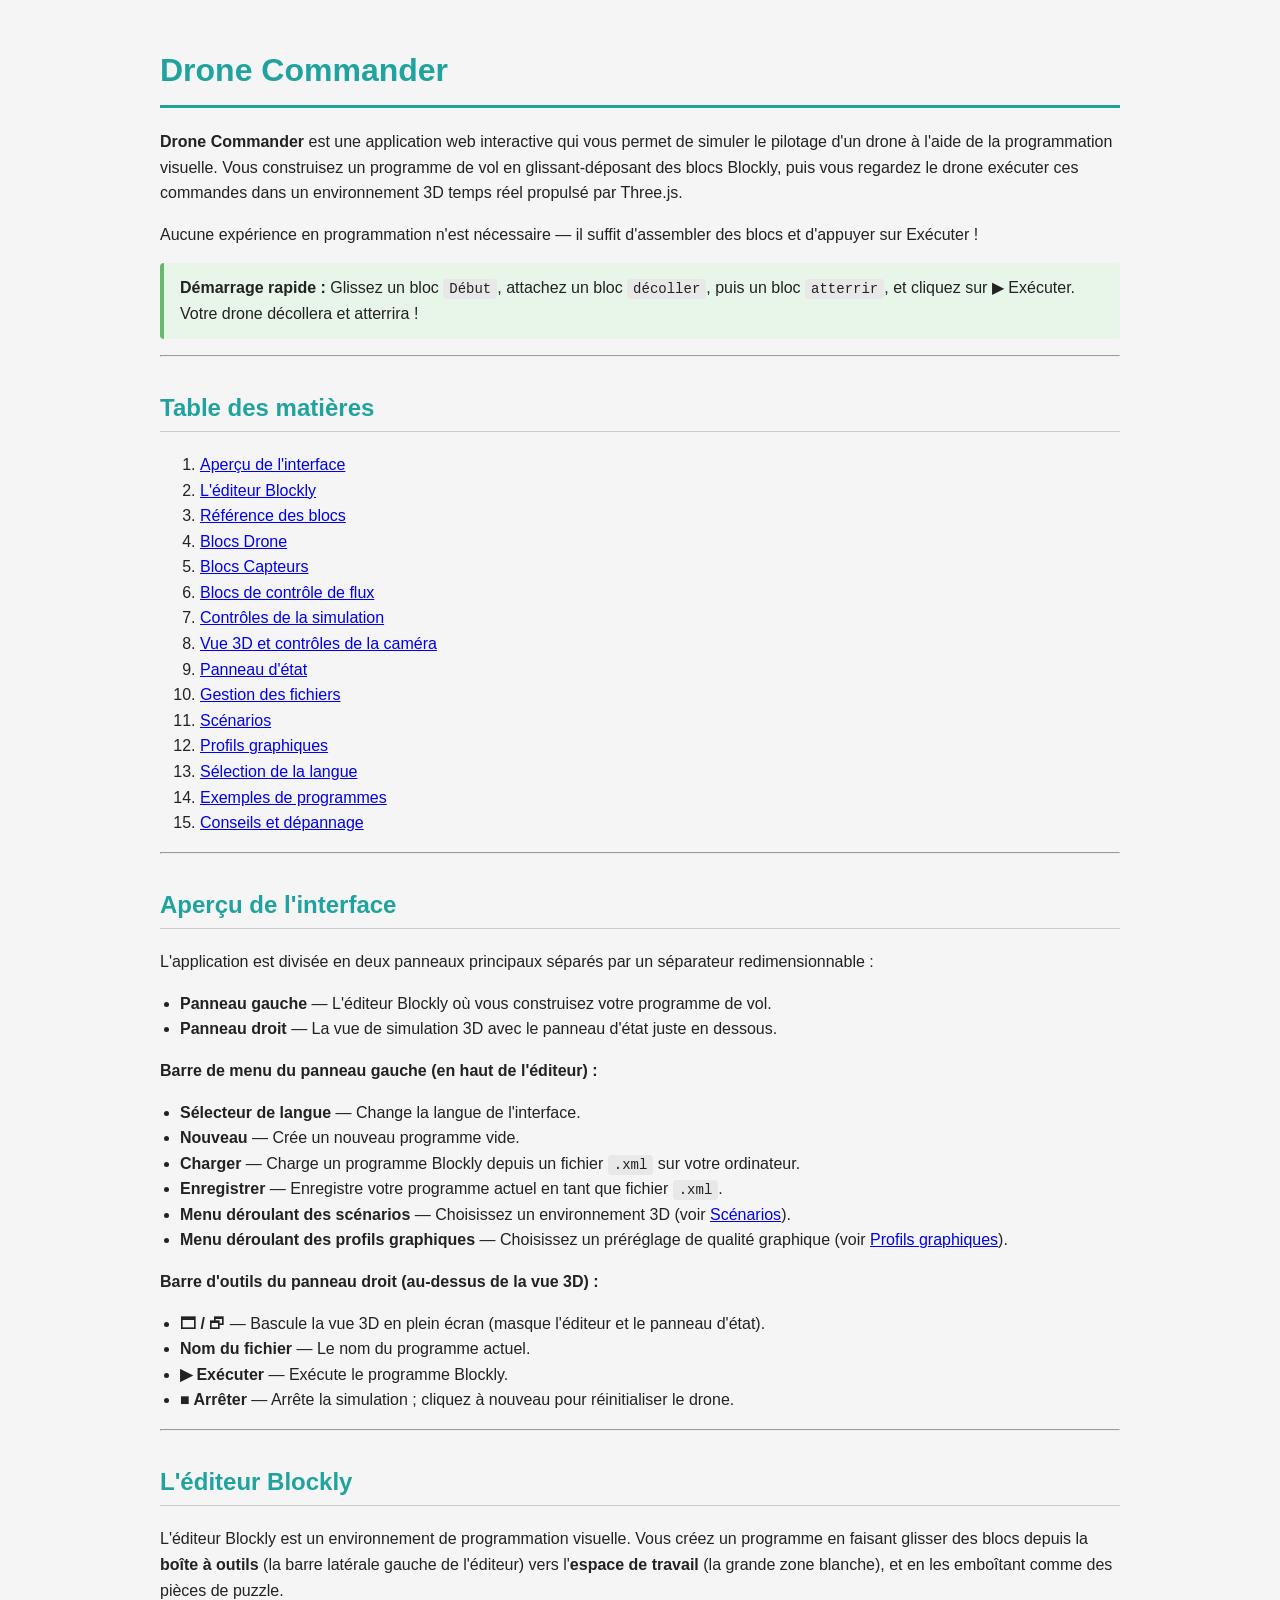
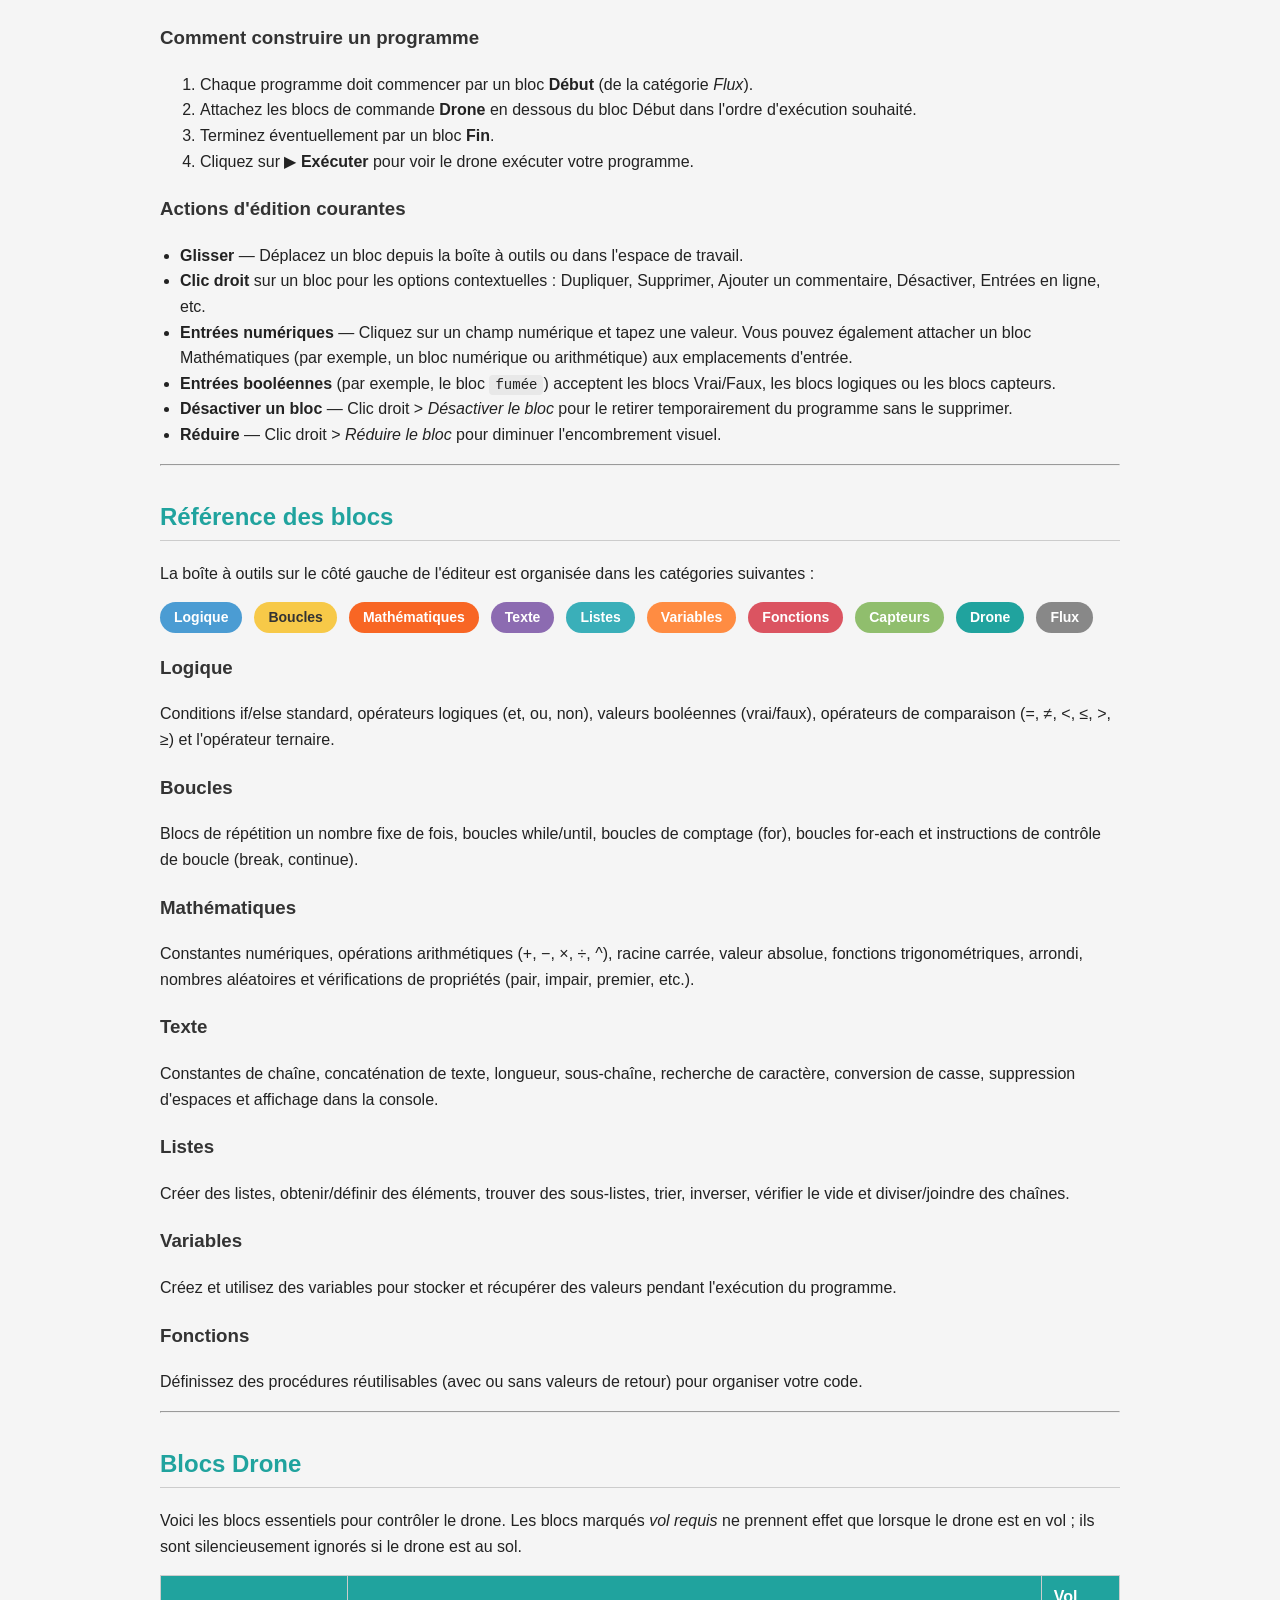
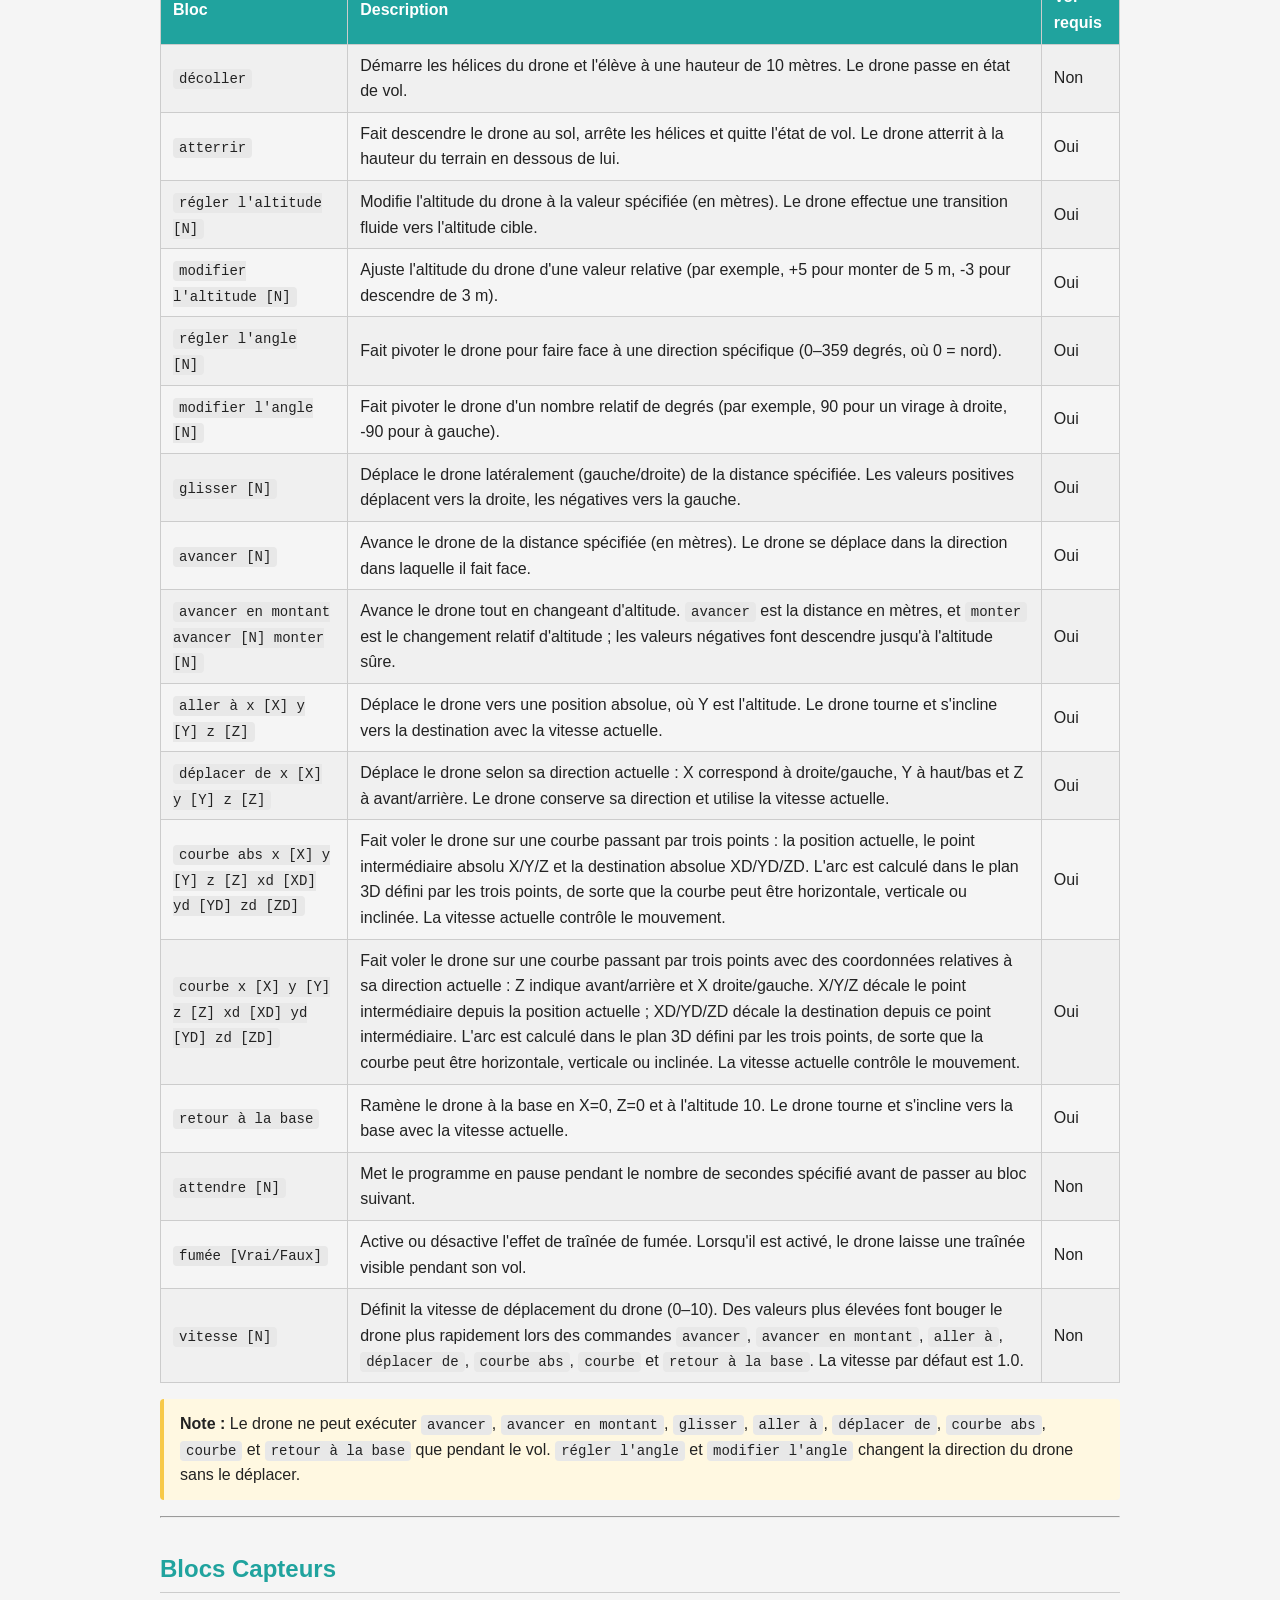
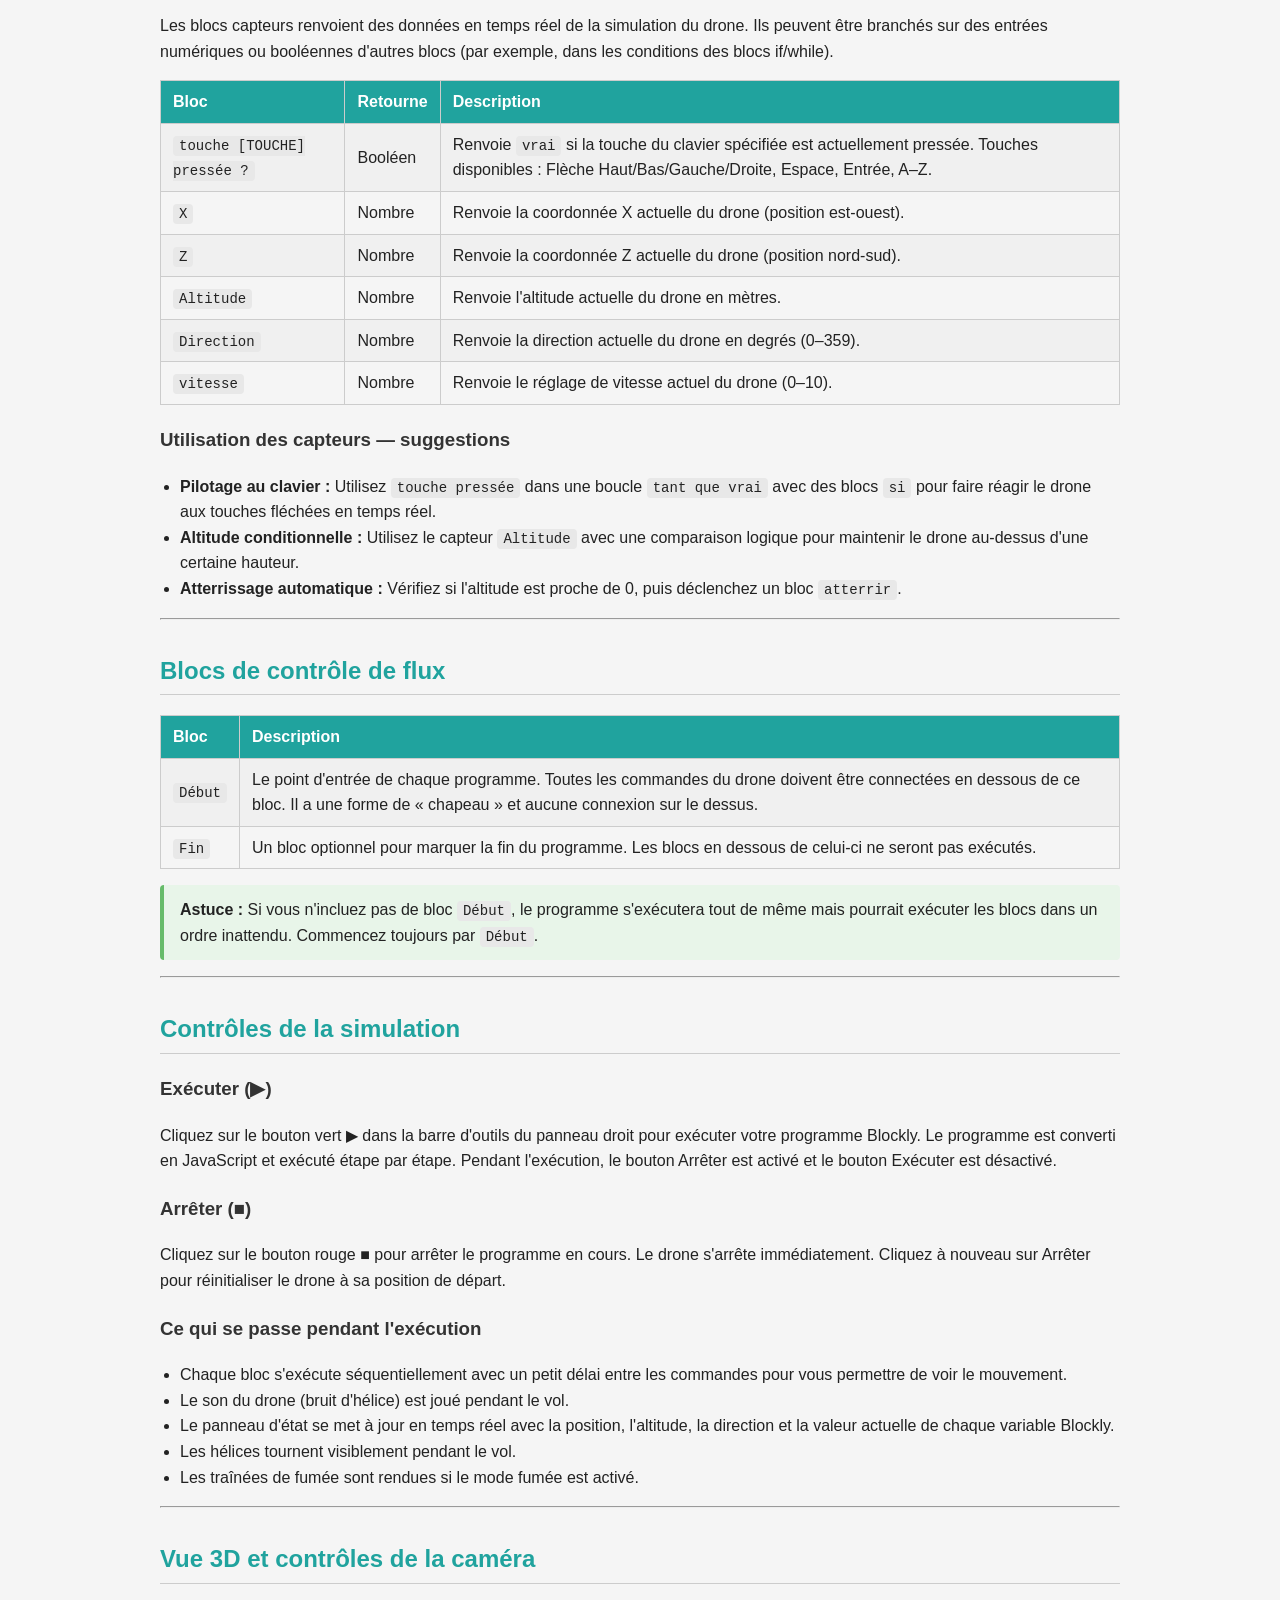
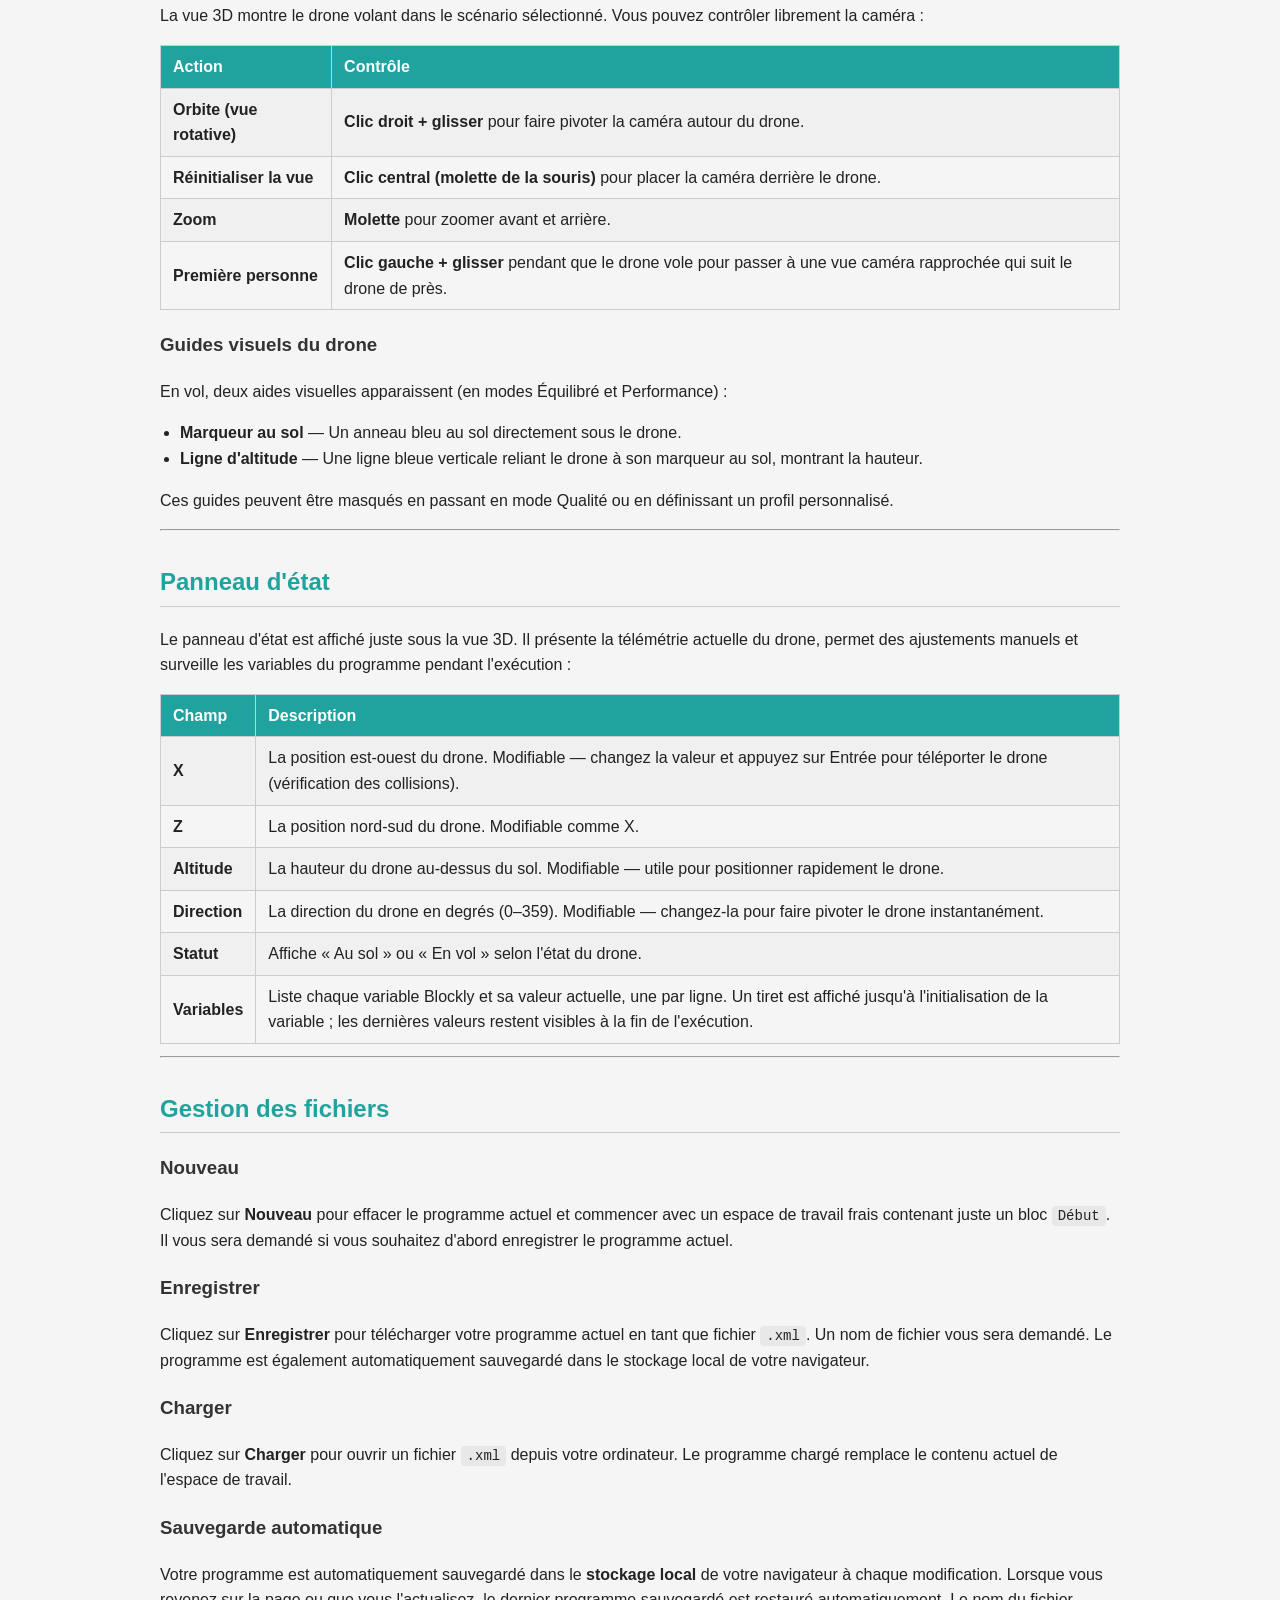
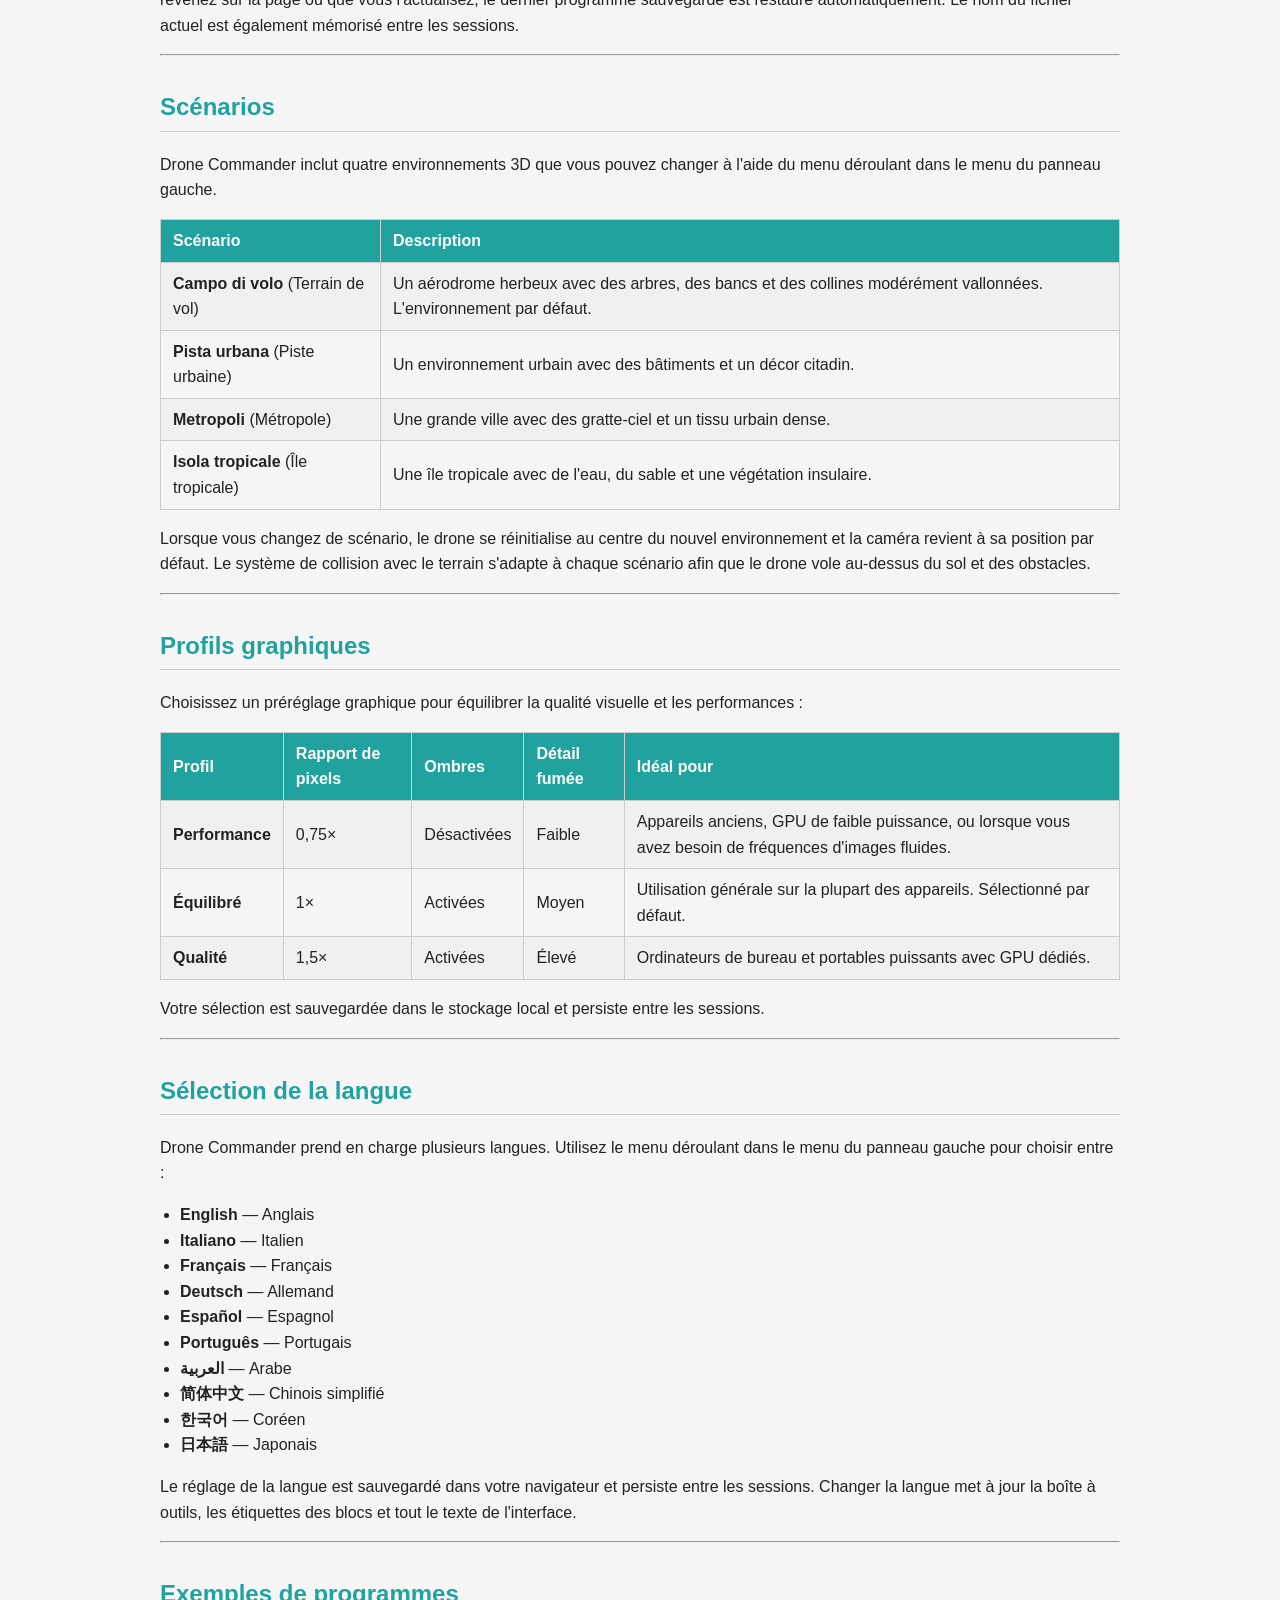
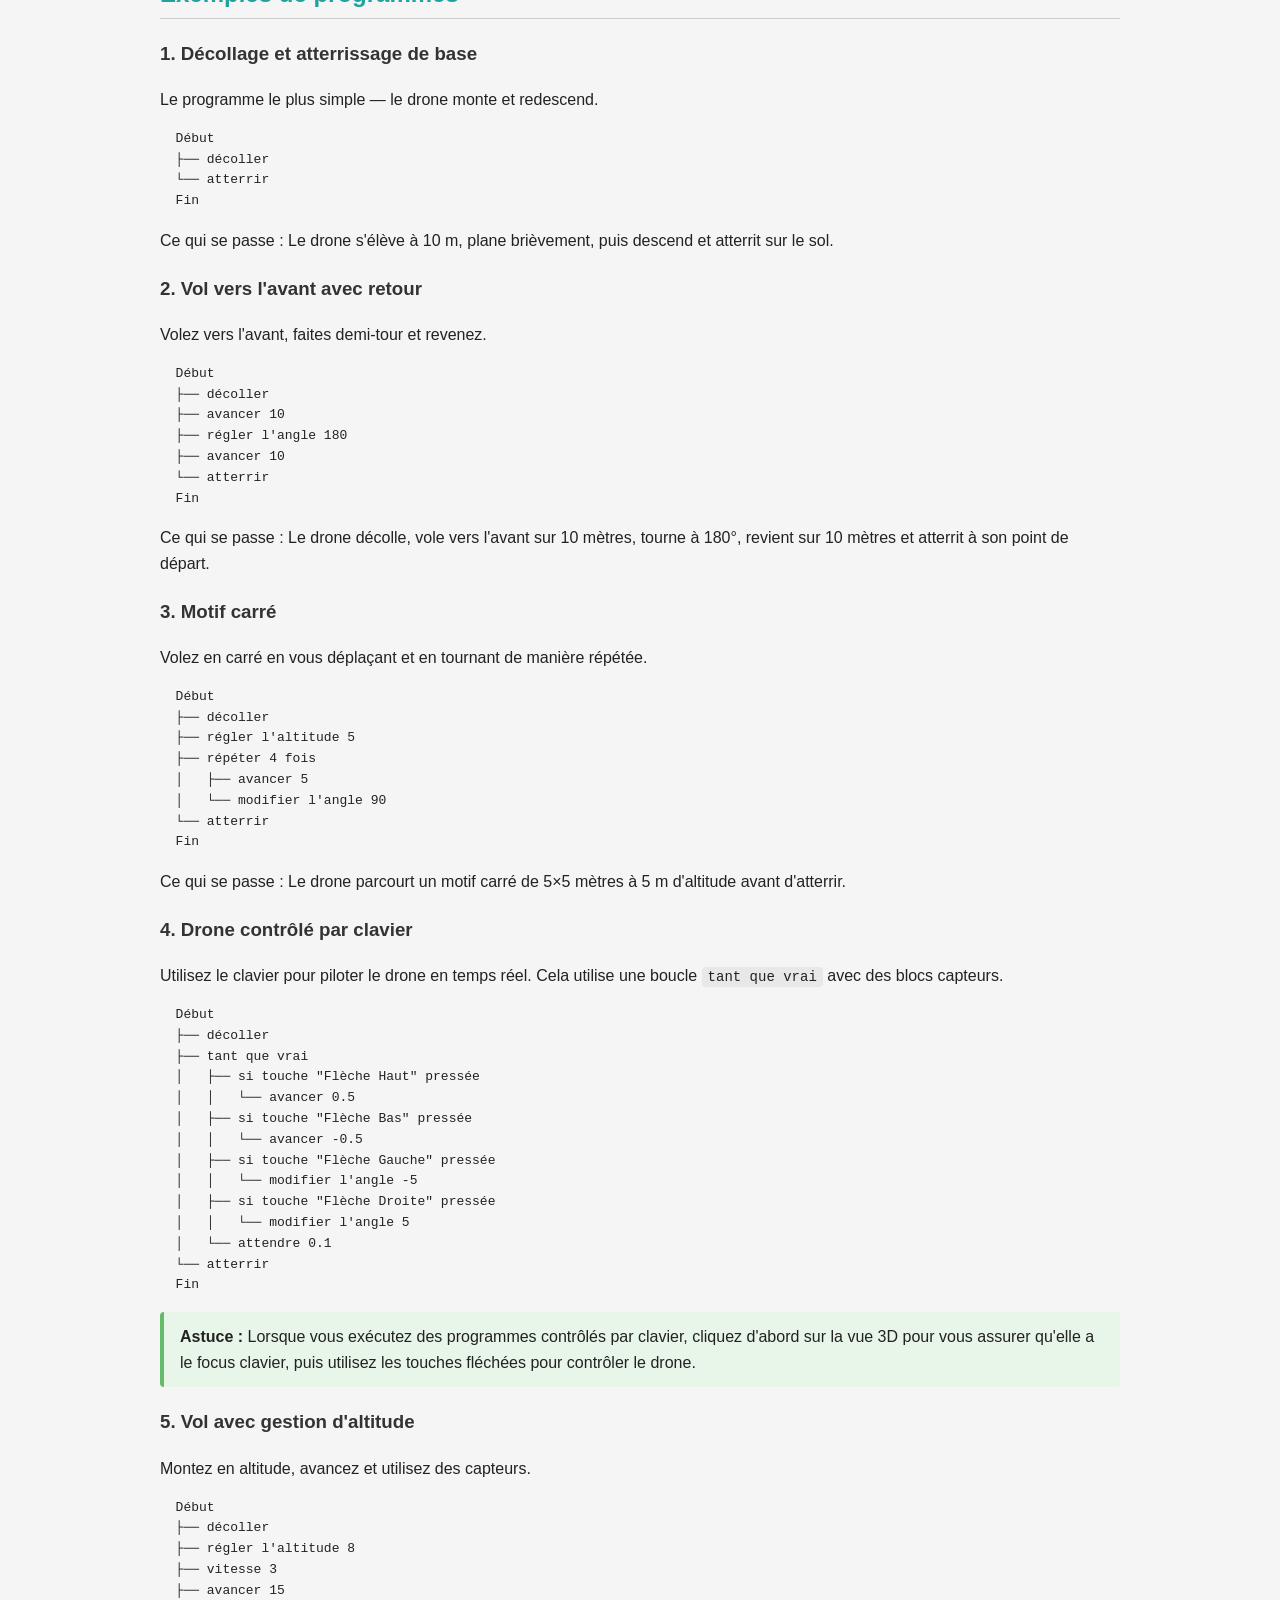
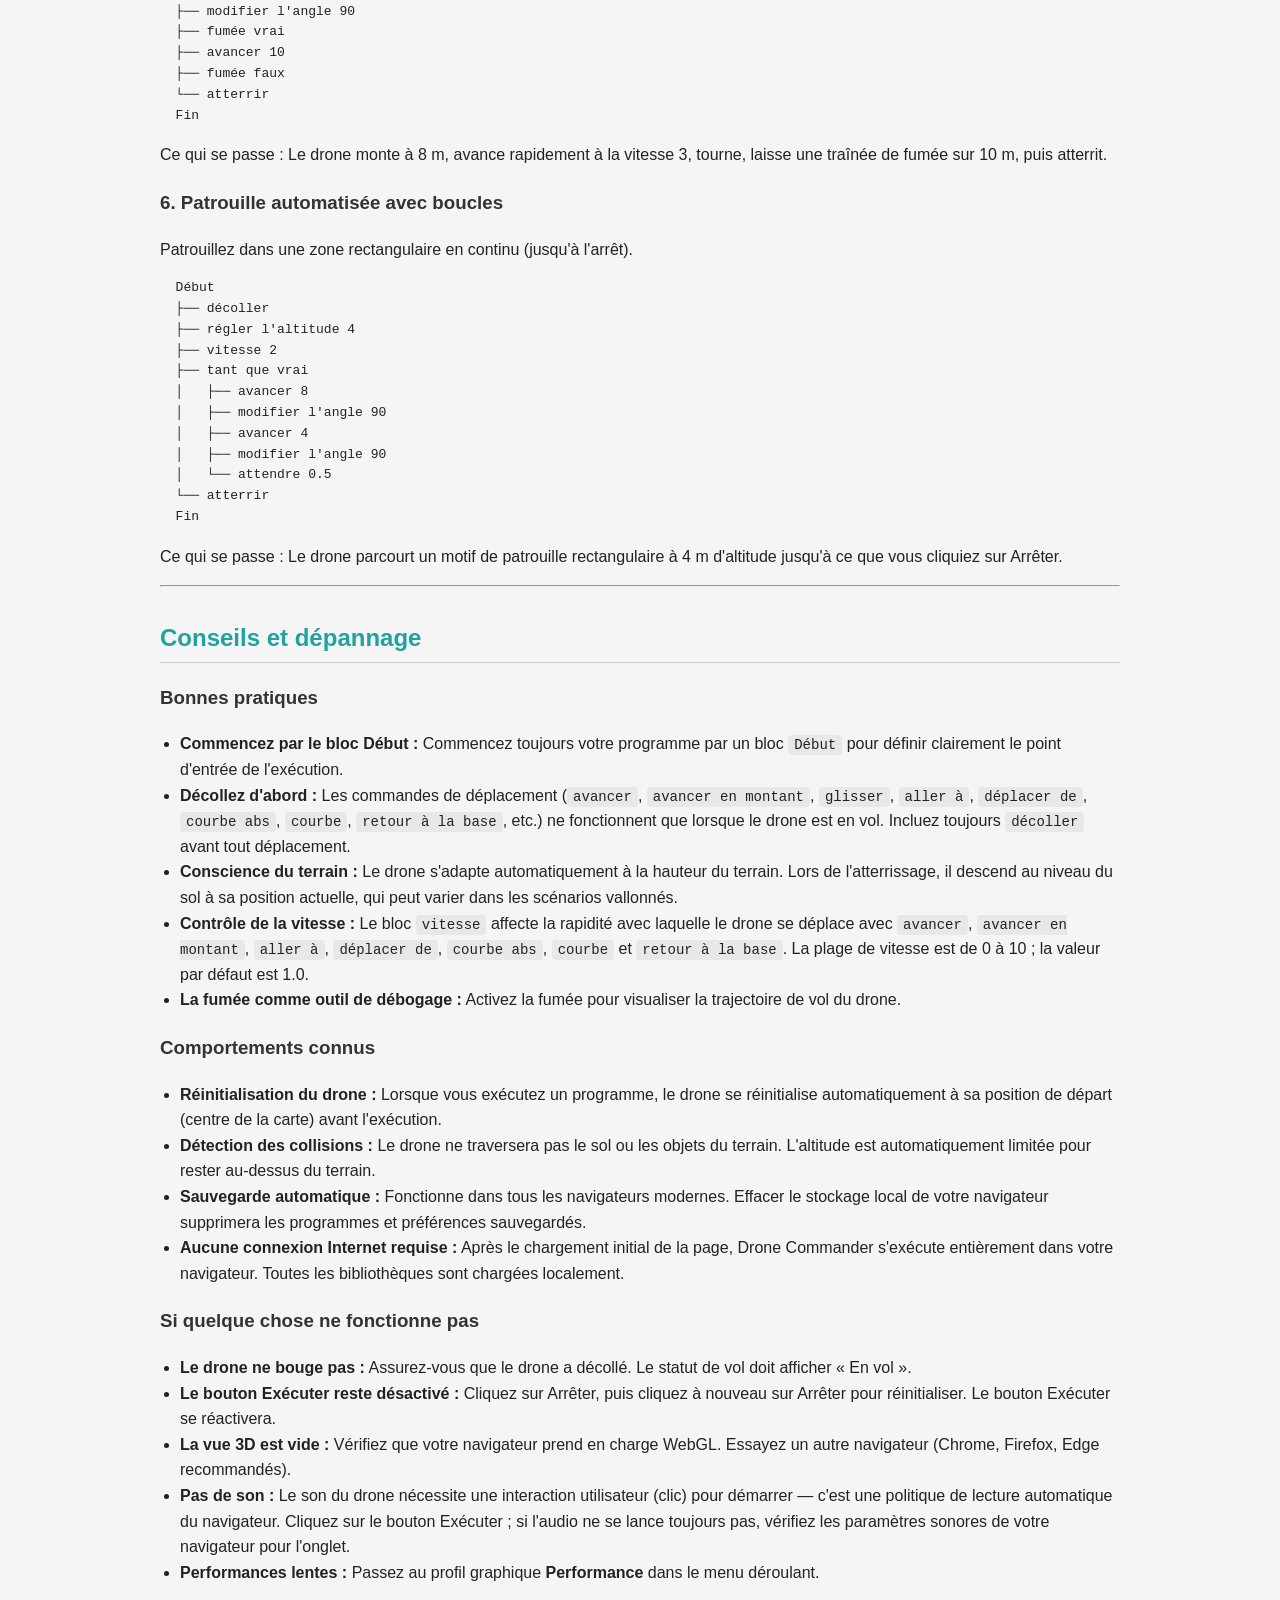
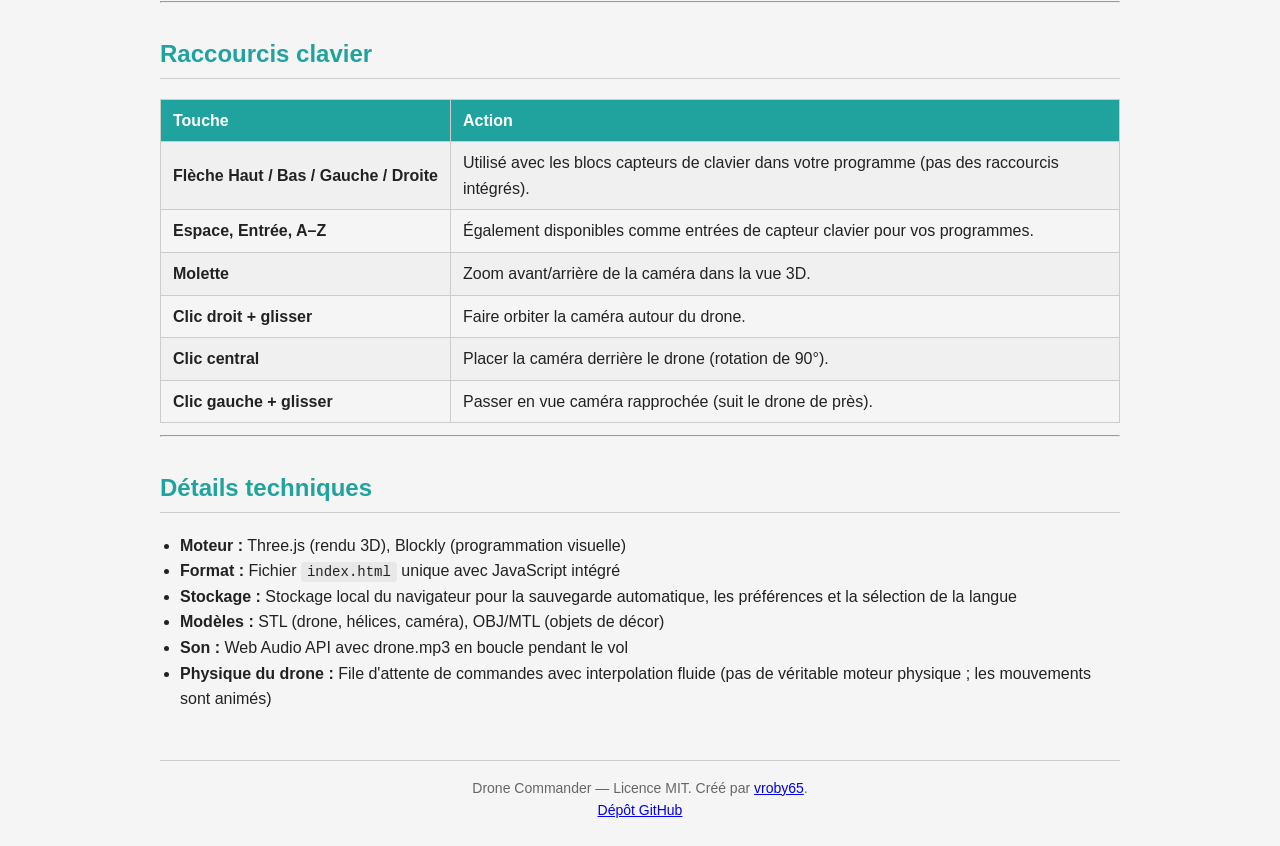
<file: doc/help-fr.html>
<!DOCTYPE html>
<html lang="fr">
<head>
  <meta charset="UTF-8">
  <meta name="viewport" content="width=device-width, initial-scale=1.0">
  <title>Drone Commander - Aide</title>
  <style>
    body {
      font-family: 'Segoe UI', Tahoma, Geneva, Verdana, sans-serif;
      max-width: 960px;
      margin: 0 auto;
      padding: 24px;
      background: #f5f5f5;
      color: #222;
      line-height: 1.6;
    }
    h1 { color: #20A39E; border-bottom: 3px solid #20A39E; padding-bottom: 8px; }
    h2 { color: #20A39E; margin-top: 32px; border-bottom: 1px solid #ccc; padding-bottom: 4px; }
    h3 { color: #333; margin-top: 20px; }
    code {
      background: #e8e8e8;
      padding: 2px 6px;
      border-radius: 4px;
      font-size: 14px;
    }
    .block-table {
      width: 100%;
      border-collapse: collapse;
      margin: 12px 0;
    }
    .block-table th, .block-table td {
      border: 1px solid #ccc;
      padding: 8px 12px;
      text-align: left;
    }
    .block-table th {
      background: #20A39E;
      color: white;
    }
    .block-table tr:nth-child(even) { background: #f0f0f0; }
    .note {
      background: #fff8e1;
      border-left: 4px solid #f7c948;
      padding: 12px 16px;
      margin: 16px 0;
      border-radius: 4px;
    }
    .tip {
      background: #e8f5e9;
      border-left: 4px solid #66bb6a;
      padding: 12px 16px;
      margin: 16px 0;
      border-radius: 4px;
    }
    .category-section {
      display: flex;
      flex-wrap: wrap;
      gap: 12px;
      margin: 16px 0;
    }
    .category-tag {
      display: inline-block;
      padding: 4px 14px;
      border-radius: 16px;
      color: white;
      font-weight: bold;
      font-size: 14px;
    }
    .cat-logic { background: #4B9CD3; }
    .cat-loops { background: #F7C948; color: #333; }
    .cat-math { background: #F86624; }
    .cat-text { background: #8C6BB1; }
    .cat-lists { background: #3AAFB9; }
    .cat-variables { background: #FF8C42; }
    .cat-functions { background: #DB5461; }
    .cat-sensors { background: #90BE6D; }
    .cat-drone { background: #20A39E; }
    .cat-flow { background: #888; }
    img.example-img {
      max-width: 100%;
      border: 1px solid #ccc;
      border-radius: 6px;
      margin: 8px 0;
    }
    ul { padding-left: 20px; }
    ul ul { padding-left: 20px; }
    .shortcut-table td:first-child {
      font-weight: bold;
      white-space: nowrap;
    }
    footer {
      margin-top: 48px;
      padding-top: 16px;
      border-top: 1px solid #ccc;
      font-size: 14px;
      color: #666;
      text-align: center;
    }
  </style>
</head>
<body>

<h1>Drone Commander</h1>
<p><strong>Drone Commander</strong> est une application web interactive qui vous permet de simuler le pilotage d'un drone à l'aide de la programmation visuelle. Vous construisez un programme de vol en glissant-déposant des blocs Blockly, puis vous regardez le drone exécuter ces commandes dans un environnement 3D temps réel propulsé par Three.js.</p>

<p>Aucune expérience en programmation n'est nécessaire — il suffit d'assembler des blocs et d'appuyer sur Exécuter !</p>

<div class="tip">
  <strong>Démarrage rapide :</strong> Glissez un bloc <code>Début</code>, attachez un bloc <code>décoller</code>, puis un bloc <code>atterrir</code>, et cliquez sur ▶ Exécuter. Votre drone décollera et atterrira !
</div>

<hr>

<h2>Table des matières</h2>
<ol>
  <li><a href="#interface">Aperçu de l'interface</a></li>
  <li><a href="#editor">L'éditeur Blockly</a></li>
  <li><a href="#blocks">Référence des blocs</a></li>
  <li><a href="#drone-blocks">Blocs Drone</a></li>
  <li><a href="#sensor-blocks">Blocs Capteurs</a></li>
  <li><a href="#flow-blocks">Blocs de contrôle de flux</a></li>
  <li><a href="#controls">Contrôles de la simulation</a></li>
  <li><a href="#camera">Vue 3D et contrôles de la caméra</a></li>
  <li><a href="#status">Panneau d'état</a></li>
  <li><a href="#files">Gestion des fichiers</a></li>
  <li><a href="#scenarios">Scénarios</a></li>
  <li><a href="#graphics">Profils graphiques</a></li>
  <li><a href="#language">Sélection de la langue</a></li>
  <li><a href="#examples">Exemples de programmes</a></li>
  <li><a href="#tips">Conseils et dépannage</a></li>
</ol>

<hr>

<h2 id="interface">Aperçu de l'interface</h2>

<p>L'application est divisée en deux panneaux principaux séparés par un séparateur redimensionnable :</p>

<ul>
  <li><strong>Panneau gauche</strong> — L'éditeur Blockly où vous construisez votre programme de vol.</li>
  <li><strong>Panneau droit</strong> — La vue de simulation 3D avec le panneau d'état juste en dessous.</li>
</ul>

<p><strong>Barre de menu du panneau gauche (en haut de l'éditeur) :</strong></p>
<ul>
  <li><strong>Sélecteur de langue</strong> — Change la langue de l'interface.</li>
  <li><strong>Nouveau</strong> — Crée un nouveau programme vide.</li>
  <li><strong>Charger</strong> — Charge un programme Blockly depuis un fichier <code>.xml</code> sur votre ordinateur.</li>
  <li><strong>Enregistrer</strong> — Enregistre votre programme actuel en tant que fichier <code>.xml</code>.</li>
  <li><strong>Menu déroulant des scénarios</strong> — Choisissez un environnement 3D (voir <a href="#scenarios">Scénarios</a>).</li>
  <li><strong>Menu déroulant des profils graphiques</strong> — Choisissez un préréglage de qualité graphique (voir <a href="#graphics">Profils graphiques</a>).</li>
</ul>

<p><strong>Barre d'outils du panneau droit (au-dessus de la vue 3D) :</strong></p>
<ul>
  <li><strong>🗖 / 🗗</strong> — Bascule la vue 3D en plein écran (masque l'éditeur et le panneau d'état).</li>
  <li><strong>Nom du fichier</strong> — Le nom du programme actuel.</li>
  <li><strong>▶ Exécuter</strong> — Exécute le programme Blockly.</li>
  <li><strong>■ Arrêter</strong> — Arrête la simulation ; cliquez à nouveau pour réinitialiser le drone.</li>
</ul>

<hr>

<h2 id="editor">L'éditeur Blockly</h2>

<p>L'éditeur Blockly est un environnement de programmation visuelle. Vous créez un programme en faisant glisser des blocs depuis la <strong>boîte à outils</strong> (la barre latérale gauche de l'éditeur) vers l'<strong>espace de travail</strong> (la grande zone blanche), et en les emboîtant comme des pièces de puzzle.</p>

<h3>Comment construire un programme</h3>
<ol>
  <li>Chaque programme doit commencer par un bloc <strong>Début</strong> (de la catégorie <em>Flux</em>).</li>
  <li>Attachez les blocs de commande <strong>Drone</strong> en dessous du bloc Début dans l'ordre d'exécution souhaité.</li>
  <li>Terminez éventuellement par un bloc <strong>Fin</strong>.</li>
  <li>Cliquez sur ▶ <strong>Exécuter</strong> pour voir le drone exécuter votre programme.</li>
</ol>

<h3>Actions d'édition courantes</h3>
<ul>
  <li><strong>Glisser</strong> — Déplacez un bloc depuis la boîte à outils ou dans l'espace de travail.</li>
  <li><strong>Clic droit</strong> sur un bloc pour les options contextuelles : Dupliquer, Supprimer, Ajouter un commentaire, Désactiver, Entrées en ligne, etc.</li>
  <li><strong>Entrées numériques</strong> — Cliquez sur un champ numérique et tapez une valeur. Vous pouvez également attacher un bloc Mathématiques (par exemple, un bloc numérique ou arithmétique) aux emplacements d'entrée.</li>
  <li><strong>Entrées booléennes</strong> (par exemple, le bloc <code>fumée</code>) acceptent les blocs Vrai/Faux, les blocs logiques ou les blocs capteurs.</li>
  <li><strong>Désactiver un bloc</strong> — Clic droit &gt; <em>Désactiver le bloc</em> pour le retirer temporairement du programme sans le supprimer.</li>
  <li><strong>Réduire</strong> — Clic droit &gt; <em>Réduire le bloc</em> pour diminuer l'encombrement visuel.</li>
</ul>

<hr>

<h2 id="blocks">Référence des blocs</h2>

<p>La boîte à outils sur le côté gauche de l'éditeur est organisée dans les catégories suivantes :</p>

<div class="category-section">
  <span class="category-tag cat-logic">Logique</span>
  <span class="category-tag cat-loops">Boucles</span>
  <span class="category-tag cat-math">Mathématiques</span>
  <span class="category-tag cat-text">Texte</span>
  <span class="category-tag cat-lists">Listes</span>
  <span class="category-tag cat-variables">Variables</span>
  <span class="category-tag cat-functions">Fonctions</span>
  <span class="category-tag cat-sensors">Capteurs</span>
  <span class="category-tag cat-drone">Drone</span>
  <span class="category-tag cat-flow">Flux</span>
</div>

<h3>Logique</h3>
<p>Conditions if/else standard, opérateurs logiques (et, ou, non), valeurs booléennes (vrai/faux), opérateurs de comparaison (=, ≠, &lt;, ≤, &gt;, ≥) et l'opérateur ternaire.</p>

<h3>Boucles</h3>
<p>Blocs de répétition un nombre fixe de fois, boucles while/until, boucles de comptage (for), boucles for-each et instructions de contrôle de boucle (break, continue).</p>

<h3>Mathématiques</h3>
<p>Constantes numériques, opérations arithmétiques (+, −, ×, ÷, ^), racine carrée, valeur absolue, fonctions trigonométriques, arrondi, nombres aléatoires et vérifications de propriétés (pair, impair, premier, etc.).</p>

<h3>Texte</h3>
<p>Constantes de chaîne, concaténation de texte, longueur, sous-chaîne, recherche de caractère, conversion de casse, suppression d'espaces et affichage dans la console.</p>

<h3>Listes</h3>
<p>Créer des listes, obtenir/définir des éléments, trouver des sous-listes, trier, inverser, vérifier le vide et diviser/joindre des chaînes.</p>

<h3>Variables</h3>
<p>Créez et utilisez des variables pour stocker et récupérer des valeurs pendant l'exécution du programme.</p>

<h3>Fonctions</h3>
<p>Définissez des procédures réutilisables (avec ou sans valeurs de retour) pour organiser votre code.</p>

<hr>

<h2 id="drone-blocks">Blocs Drone</h2>

<p>Voici les blocs essentiels pour contrôler le drone. Les blocs marqués <em>vol requis</em> ne prennent effet que lorsque le drone est en vol ; ils sont silencieusement ignorés si le drone est au sol.</p>

<table class="block-table">
  <tr>
    <th>Bloc</th>
    <th>Description</th>
    <th>Vol requis</th>
  </tr>
  <tr>
    <td><code>décoller</code></td>
    <td>Démarre les hélices du drone et l'élève à une hauteur de 10 mètres. Le drone passe en état de vol.</td>
    <td>Non</td>
  </tr>
  <tr>
    <td><code>atterrir</code></td>
    <td>Fait descendre le drone au sol, arrête les hélices et quitte l'état de vol. Le drone atterrit à la hauteur du terrain en dessous de lui.</td>
    <td>Oui</td>
  </tr>
  <tr>
    <td><code>régler l'altitude [N]</code></td>
    <td>Modifie l'altitude du drone à la valeur spécifiée (en mètres). Le drone effectue une transition fluide vers l'altitude cible.</td>
    <td>Oui</td>
  </tr>
  <tr>
    <td><code>modifier l'altitude [N]</code></td>
    <td>Ajuste l'altitude du drone d'une valeur relative (par exemple, +5 pour monter de 5 m, -3 pour descendre de 3 m).</td>
    <td>Oui</td>
  </tr>
  <tr>
    <td><code>régler l'angle [N]</code></td>
    <td>Fait pivoter le drone pour faire face à une direction spécifique (0–359 degrés, où 0 = nord).</td>
    <td>Oui</td>
  </tr>
  <tr>
    <td><code>modifier l'angle [N]</code></td>
    <td>Fait pivoter le drone d'un nombre relatif de degrés (par exemple, 90 pour un virage à droite, -90 pour à gauche).</td>
    <td>Oui</td>
  </tr>
  <tr>
    <td><code>glisser [N]</code></td>
    <td>Déplace le drone latéralement (gauche/droite) de la distance spécifiée. Les valeurs positives déplacent vers la droite, les négatives vers la gauche.</td>
    <td>Oui</td>
  </tr>
  <tr>
    <td><code>avancer [N]</code></td>
    <td>Avance le drone de la distance spécifiée (en mètres). Le drone se déplace dans la direction dans laquelle il fait face.</td>
    <td>Oui</td>
  </tr>
  <tr>
    <td><code>avancer en montant avancer [N] monter [N]</code></td>
    <td>Avance le drone tout en changeant d'altitude. <code>avancer</code> est la distance en mètres, et <code>monter</code> est le changement relatif d'altitude ; les valeurs négatives font descendre jusqu'à l'altitude sûre.</td>
    <td>Oui</td>
  </tr>
  <tr>
    <td><code>aller à x [X] y [Y] z [Z]</code></td>
    <td>Déplace le drone vers une position absolue, où Y est l'altitude. Le drone tourne et s'incline vers la destination avec la vitesse actuelle.</td>
    <td>Oui</td>
  </tr>
  <tr>
    <td><code>déplacer de x [X] y [Y] z [Z]</code></td>
    <td>Déplace le drone selon sa direction actuelle : X correspond à droite/gauche, Y à haut/bas et Z à avant/arrière. Le drone conserve sa direction et utilise la vitesse actuelle.</td>
    <td>Oui</td>
  </tr>
  <tr>
    <td><code>courbe abs x [X] y [Y] z [Z] xd [XD] yd [YD] zd [ZD]</code></td>
    <td>Fait voler le drone sur une courbe passant par trois points : la position actuelle, le point intermédiaire absolu X/Y/Z et la destination absolue XD/YD/ZD. L'arc est calculé dans le plan 3D défini par les trois points, de sorte que la courbe peut être horizontale, verticale ou inclinée. La vitesse actuelle contrôle le mouvement.</td>
    <td>Oui</td>
  </tr>
  <tr>
    <td><code>courbe x [X] y [Y] z [Z] xd [XD] yd [YD] zd [ZD]</code></td>
    <td>Fait voler le drone sur une courbe passant par trois points avec des coordonnées relatives à sa direction actuelle : Z indique avant/arrière et X droite/gauche. X/Y/Z décale le point intermédiaire depuis la position actuelle ; XD/YD/ZD décale la destination depuis ce point intermédiaire. L'arc est calculé dans le plan 3D défini par les trois points, de sorte que la courbe peut être horizontale, verticale ou inclinée. La vitesse actuelle contrôle le mouvement.</td>
    <td>Oui</td>
  </tr>
  <tr>
    <td><code>retour à la base</code></td>
    <td>Ramène le drone à la base en X=0, Z=0 et à l'altitude 10. Le drone tourne et s'incline vers la base avec la vitesse actuelle.</td>
    <td>Oui</td>
  </tr>
  <tr>
    <td><code>attendre [N]</code></td>
    <td>Met le programme en pause pendant le nombre de secondes spécifié avant de passer au bloc suivant.</td>
    <td>Non</td>
  </tr>
  <tr>
    <td><code>fumée [Vrai/Faux]</code></td>
    <td>Active ou désactive l'effet de traînée de fumée. Lorsqu'il est activé, le drone laisse une traînée visible pendant son vol.</td>
    <td>Non</td>
  </tr>
  <tr>
    <td><code>vitesse [N]</code></td>
    <td>Définit la vitesse de déplacement du drone (0–10). Des valeurs plus élevées font bouger le drone plus rapidement lors des commandes <code>avancer</code>, <code>avancer en montant</code>, <code>aller à</code>, <code>déplacer de</code>, <code>courbe abs</code>, <code>courbe</code> et <code>retour à la base</code>. La vitesse par défaut est 1.0.</td>
    <td>Non</td>
  </tr>
</table>

<div class="note">
  <strong>Note :</strong> Le drone ne peut exécuter <code>avancer</code>, <code>avancer en montant</code>, <code>glisser</code>, <code>aller à</code>, <code>déplacer de</code>, <code>courbe abs</code>, <code>courbe</code> et <code>retour à la base</code> que pendant le vol. <code>régler l'angle</code> et <code>modifier l'angle</code> changent la direction du drone sans le déplacer.
</div>

<hr>

<h2 id="sensor-blocks">Blocs Capteurs</h2>

<p>Les blocs capteurs renvoient des données en temps réel de la simulation du drone. Ils peuvent être branchés sur des entrées numériques ou booléennes d'autres blocs (par exemple, dans les conditions des blocs if/while).</p>

<table class="block-table">
  <tr>
    <th>Bloc</th>
    <th>Retourne</th>
    <th>Description</th>
  </tr>
  <tr>
    <td><code>touche [TOUCHE] pressée ?</code></td>
    <td>Booléen</td>
    <td>Renvoie <code>vrai</code> si la touche du clavier spécifiée est actuellement pressée. Touches disponibles : Flèche Haut/Bas/Gauche/Droite, Espace, Entrée, A–Z.</td>
  </tr>
  <tr>
    <td><code>X</code></td>
    <td>Nombre</td>
    <td>Renvoie la coordonnée X actuelle du drone (position est-ouest).</td>
  </tr>
  <tr>
    <td><code>Z</code></td>
    <td>Nombre</td>
    <td>Renvoie la coordonnée Z actuelle du drone (position nord-sud).</td>
  </tr>
  <tr>
    <td><code>Altitude</code></td>
    <td>Nombre</td>
    <td>Renvoie l'altitude actuelle du drone en mètres.</td>
  </tr>
  <tr>
    <td><code>Direction</code></td>
    <td>Nombre</td>
    <td>Renvoie la direction actuelle du drone en degrés (0–359).</td>
  </tr>
  <tr>
    <td><code>vitesse</code></td>
    <td>Nombre</td>
    <td>Renvoie le réglage de vitesse actuel du drone (0–10).</td>
  </tr>
</table>

<h3>Utilisation des capteurs — suggestions</h3>
<ul>
  <li><strong>Pilotage au clavier :</strong> Utilisez <code>touche pressée</code> dans une boucle <code>tant que vrai</code> avec des blocs <code>si</code> pour faire réagir le drone aux touches fléchées en temps réel.</li>
  <li><strong>Altitude conditionnelle :</strong> Utilisez le capteur <code>Altitude</code> avec une comparaison logique pour maintenir le drone au-dessus d'une certaine hauteur.</li>
  <li><strong>Atterrissage automatique :</strong> Vérifiez si l'altitude est proche de 0, puis déclenchez un bloc <code>atterrir</code>.</li>
</ul>

<hr>

<h2 id="flow-blocks">Blocs de contrôle de flux</h2>

<table class="block-table">
  <tr>
    <th>Bloc</th>
    <th>Description</th>
  </tr>
  <tr>
    <td><code>Début</code></td>
    <td>Le point d'entrée de chaque programme. Toutes les commandes du drone doivent être connectées en dessous de ce bloc. Il a une forme de « chapeau » et aucune connexion sur le dessus.</td>
  </tr>
  <tr>
    <td><code>Fin</code></td>
    <td>Un bloc optionnel pour marquer la fin du programme. Les blocs en dessous de celui-ci ne seront pas exécutés.</td>
  </tr>
</table>

<div class="tip">
  <strong>Astuce :</strong> Si vous n'incluez pas de bloc <code>Début</code>, le programme s'exécutera tout de même mais pourrait exécuter les blocs dans un ordre inattendu. Commencez toujours par <code>Début</code>.
</div>

<hr>

<h2 id="controls">Contrôles de la simulation</h2>

<h3>Exécuter (▶)</h3>
<p>Cliquez sur le bouton vert ▶ dans la barre d'outils du panneau droit pour exécuter votre programme Blockly. Le programme est converti en JavaScript et exécuté étape par étape. Pendant l'exécution, le bouton Arrêter est activé et le bouton Exécuter est désactivé.</p>

<h3>Arrêter (■)</h3>
<p>Cliquez sur le bouton rouge ■ pour arrêter le programme en cours. Le drone s'arrête immédiatement. Cliquez à nouveau sur Arrêter pour réinitialiser le drone à sa position de départ.</p>

<h3>Ce qui se passe pendant l'exécution</h3>
<ul>
  <li>Chaque bloc s'exécute séquentiellement avec un petit délai entre les commandes pour vous permettre de voir le mouvement.</li>
  <li>Le son du drone (bruit d'hélice) est joué pendant le vol.</li>
  <li>Le panneau d'état se met à jour en temps réel avec la position, l'altitude, la direction et la valeur actuelle de chaque variable Blockly.</li>
  <li>Les hélices tournent visiblement pendant le vol.</li>
  <li>Les traînées de fumée sont rendues si le mode fumée est activé.</li>
</ul>

<hr>

<h2 id="camera">Vue 3D et contrôles de la caméra</h2>

<p>La vue 3D montre le drone volant dans le scénario sélectionné. Vous pouvez contrôler librement la caméra :</p>

<table class="block-table">
  <tr>
    <th>Action</th>
    <th>Contrôle</th>
  </tr>
  <tr>
    <td><strong>Orbite (vue rotative)</strong></td>
    <td><strong>Clic droit + glisser</strong> pour faire pivoter la caméra autour du drone.</td>
  </tr>
  <tr>
    <td><strong>Réinitialiser la vue</strong></td>
    <td><strong>Clic central (molette de la souris)</strong> pour placer la caméra derrière le drone.</td>
  </tr>
  <tr>
    <td><strong>Zoom</strong></td>
    <td><strong>Molette</strong> pour zoomer avant et arrière.</td>
  </tr>
  <tr>
    <td><strong>Première personne</strong></td>
    <td><strong>Clic gauche + glisser</strong> pendant que le drone vole pour passer à une vue caméra rapprochée qui suit le drone de près.</td>
  </tr>
</table>

<h3>Guides visuels du drone</h3>
<p>En vol, deux aides visuelles apparaissent (en modes Équilibré et Performance) :</p>
<ul>
  <li><strong>Marqueur au sol</strong> — Un anneau bleu au sol directement sous le drone.</li>
  <li><strong>Ligne d'altitude</strong> — Une ligne bleue verticale reliant le drone à son marqueur au sol, montrant la hauteur.</li>
</ul>
<p>Ces guides peuvent être masqués en passant en mode Qualité ou en définissant un profil personnalisé.</p>

<hr>

<h2 id="status">Panneau d'état</h2>

<p>Le panneau d'état est affiché juste sous la vue 3D. Il présente la télémétrie actuelle du drone, permet des ajustements manuels et surveille les variables du programme pendant l'exécution :</p>

<table class="block-table">
  <tr>
    <th>Champ</th>
    <th>Description</th>
  </tr>
  <tr>
    <td><strong>X</strong></td>
    <td>La position est-ouest du drone. Modifiable — changez la valeur et appuyez sur Entrée pour téléporter le drone (vérification des collisions).</td>
  </tr>
  <tr>
    <td><strong>Z</strong></td>
    <td>La position nord-sud du drone. Modifiable comme X.</td>
  </tr>
  <tr>
    <td><strong>Altitude</strong></td>
    <td>La hauteur du drone au-dessus du sol. Modifiable — utile pour positionner rapidement le drone.</td>
  </tr>
  <tr>
    <td><strong>Direction</strong></td>
    <td>La direction du drone en degrés (0–359). Modifiable — changez-la pour faire pivoter le drone instantanément.</td>
  </tr>
  <tr>
    <td><strong>Statut</strong></td>
    <td>Affiche « Au sol » ou « En vol » selon l'état du drone.</td>
  </tr>
  <tr>
    <td><strong>Variables</strong></td>
    <td>Liste chaque variable Blockly et sa valeur actuelle, une par ligne. Un tiret est affiché jusqu'à l'initialisation de la variable ; les dernières valeurs restent visibles à la fin de l'exécution.</td>
  </tr>
</table>

<hr>

<h2 id="files">Gestion des fichiers</h2>

<h3>Nouveau</h3>
<p>Cliquez sur <strong>Nouveau</strong> pour effacer le programme actuel et commencer avec un espace de travail frais contenant juste un bloc <code>Début</code>. Il vous sera demandé si vous souhaitez d'abord enregistrer le programme actuel.</p>

<h3>Enregistrer</h3>
<p>Cliquez sur <strong>Enregistrer</strong> pour télécharger votre programme actuel en tant que fichier <code>.xml</code>. Un nom de fichier vous sera demandé. Le programme est également automatiquement sauvegardé dans le stockage local de votre navigateur.</p>

<h3>Charger</h3>
<p>Cliquez sur <strong>Charger</strong> pour ouvrir un fichier <code>.xml</code> depuis votre ordinateur. Le programme chargé remplace le contenu actuel de l'espace de travail.</p>

<h3>Sauvegarde automatique</h3>
<p>Votre programme est automatiquement sauvegardé dans le <strong>stockage local</strong> de votre navigateur à chaque modification. Lorsque vous revenez sur la page ou que vous l'actualisez, le dernier programme sauvegardé est restauré automatiquement. Le nom du fichier actuel est également mémorisé entre les sessions.</p>

<hr>

<h2 id="scenarios">Scénarios</h2>

<p>Drone Commander inclut quatre environnements 3D que vous pouvez changer à l'aide du menu déroulant dans le menu du panneau gauche.</p>

<table class="block-table">
  <tr>
    <th>Scénario</th>
    <th>Description</th>
  </tr>
  <tr>
    <td><strong>Campo di volo</strong> (Terrain de vol)</td>
    <td>Un aérodrome herbeux avec des arbres, des bancs et des collines modérément vallonnées. L'environnement par défaut.</td>
  </tr>
  <tr>
    <td><strong>Pista urbana</strong> (Piste urbaine)</td>
    <td>Un environnement urbain avec des bâtiments et un décor citadin.</td>
  </tr>
  <tr>
    <td><strong>Metropoli</strong> (Métropole)</td>
    <td>Une grande ville avec des gratte-ciel et un tissu urbain dense.</td>
  </tr>
  <tr>
    <td><strong>Isola tropicale</strong> (Île tropicale)</td>
    <td>Une île tropicale avec de l'eau, du sable et une végétation insulaire.</td>
  </tr>
</table>

<p>Lorsque vous changez de scénario, le drone se réinitialise au centre du nouvel environnement et la caméra revient à sa position par défaut. Le système de collision avec le terrain s'adapte à chaque scénario afin que le drone vole au-dessus du sol et des obstacles.</p>

<hr>

<h2 id="graphics">Profils graphiques</h2>

<p>Choisissez un préréglage graphique pour équilibrer la qualité visuelle et les performances :</p>

<table class="block-table">
  <tr>
    <th>Profil</th>
    <th>Rapport de pixels</th>
    <th>Ombres</th>
    <th>Détail fumée</th>
    <th>Idéal pour</th>
  </tr>
  <tr>
    <td><strong>Performance</strong></td>
    <td>0,75×</td>
    <td>Désactivées</td>
    <td>Faible</td>
    <td>Appareils anciens, GPU de faible puissance, ou lorsque vous avez besoin de fréquences d'images fluides.</td>
  </tr>
  <tr>
    <td><strong>Équilibré</strong></td>
    <td>1×</td>
    <td>Activées</td>
    <td>Moyen</td>
    <td>Utilisation générale sur la plupart des appareils. Sélectionné par défaut.</td>
  </tr>
  <tr>
    <td><strong>Qualité</strong></td>
    <td>1,5×</td>
    <td>Activées</td>
    <td>Élevé</td>
    <td>Ordinateurs de bureau et portables puissants avec GPU dédiés.</td>
  </tr>
</table>

<p>Votre sélection est sauvegardée dans le stockage local et persiste entre les sessions.</p>

<hr>

<h2 id="language">Sélection de la langue</h2>

<p>Drone Commander prend en charge plusieurs langues. Utilisez le menu déroulant dans le menu du panneau gauche pour choisir entre :</p>

<ul>
  <li><strong>English</strong> — Anglais</li>
  <li><strong>Italiano</strong> — Italien</li>
  <li><strong>Français</strong> — Français</li>
  <li><strong>Deutsch</strong> — Allemand</li>
  <li><strong>Español</strong> — Espagnol</li>
  <li><strong>Português</strong> — Portugais</li>
  <li><strong>العربية</strong> — Arabe</li>
  <li><strong>简体中文</strong> — Chinois simplifié</li>
  <li><strong>한국어</strong> — Coréen</li>
  <li><strong>日本語</strong> — Japonais</li>
</ul>

<p>Le réglage de la langue est sauvegardé dans votre navigateur et persiste entre les sessions. Changer la langue met à jour la boîte à outils, les étiquettes des blocs et tout le texte de l'interface.</p>

<hr>

<h2 id="examples">Exemples de programmes</h2>

<h3>1. Décollage et atterrissage de base</h3>
<p>Le programme le plus simple — le drone monte et redescend.</p>
<pre>
  Début
  ├── décoller
  └── atterrir
  Fin</pre>

<p>Ce qui se passe : Le drone s'élève à 10 m, plane brièvement, puis descend et atterrit sur le sol.</p>

<h3>2. Vol vers l'avant avec retour</h3>
<p>Volez vers l'avant, faites demi-tour et revenez.</p>
<pre>
  Début
  ├── décoller
  ├── avancer 10
  ├── régler l'angle 180
  ├── avancer 10
  └── atterrir
  Fin</pre>

<p>Ce qui se passe : Le drone décolle, vole vers l'avant sur 10 mètres, tourne à 180°, revient sur 10 mètres et atterrit à son point de départ.</p>

<h3>3. Motif carré</h3>
<p>Volez en carré en vous déplaçant et en tournant de manière répétée.</p>
<pre>
  Début
  ├── décoller
  ├── régler l'altitude 5
  ├── répéter 4 fois
  │   ├── avancer 5
  │   └── modifier l'angle 90
  └── atterrir
  Fin</pre>

<p>Ce qui se passe : Le drone parcourt un motif carré de 5×5 mètres à 5 m d'altitude avant d'atterrir.</p>

<h3>4. Drone contrôlé par clavier</h3>
<p>Utilisez le clavier pour piloter le drone en temps réel. Cela utilise une boucle <code>tant que vrai</code> avec des blocs capteurs.</p>
<pre>
  Début
  ├── décoller
  ├── tant que vrai
  │   ├── si touche "Flèche Haut" pressée
  │   │   └── avancer 0.5
  │   ├── si touche "Flèche Bas" pressée
  │   │   └── avancer -0.5
  │   ├── si touche "Flèche Gauche" pressée
  │   │   └── modifier l'angle -5
  │   ├── si touche "Flèche Droite" pressée
  │   │   └── modifier l'angle 5
  │   └── attendre 0.1
  └── atterrir
  Fin</pre>

<div class="tip">
  <strong>Astuce :</strong> Lorsque vous exécutez des programmes contrôlés par clavier, cliquez d'abord sur la vue 3D pour vous assurer qu'elle a le focus clavier, puis utilisez les touches fléchées pour contrôler le drone.
</div>

<h3>5. Vol avec gestion d'altitude</h3>
<p>Montez en altitude, avancez et utilisez des capteurs.</p>
<pre>
  Début
  ├── décoller
  ├── régler l'altitude 8
  ├── vitesse 3
  ├── avancer 15
  ├── modifier l'angle 90
  ├── fumée vrai
  ├── avancer 10
  ├── fumée faux
  └── atterrir
  Fin</pre>

<p>Ce qui se passe : Le drone monte à 8 m, avance rapidement à la vitesse 3, tourne, laisse une traînée de fumée sur 10 m, puis atterrit.</p>

<h3>6. Patrouille automatisée avec boucles</h3>
<p>Patrouillez dans une zone rectangulaire en continu (jusqu'à l'arrêt).</p>
<pre>
  Début
  ├── décoller
  ├── régler l'altitude 4
  ├── vitesse 2
  ├── tant que vrai
  │   ├── avancer 8
  │   ├── modifier l'angle 90
  │   ├── avancer 4
  │   ├── modifier l'angle 90
  │   └── attendre 0.5
  └── atterrir
  Fin</pre>

<p>Ce qui se passe : Le drone parcourt un motif de patrouille rectangulaire à 4 m d'altitude jusqu'à ce que vous cliquiez sur Arrêter.</p>

<hr>

<h2 id="tips">Conseils et dépannage</h2>

<h3>Bonnes pratiques</h3>
<ul>
  <li><strong>Commencez par le bloc Début :</strong> Commencez toujours votre programme par un bloc <code>Début</code> pour définir clairement le point d'entrée de l'exécution.</li>
  <li><strong>Décollez d'abord :</strong> Les commandes de déplacement (<code>avancer</code>, <code>avancer en montant</code>, <code>glisser</code>, <code>aller à</code>, <code>déplacer de</code>, <code>courbe abs</code>, <code>courbe</code>, <code>retour à la base</code>, etc.) ne fonctionnent que lorsque le drone est en vol. Incluez toujours <code>décoller</code> avant tout déplacement.</li>
  <li><strong>Conscience du terrain :</strong> Le drone s'adapte automatiquement à la hauteur du terrain. Lors de l'atterrissage, il descend au niveau du sol à sa position actuelle, qui peut varier dans les scénarios vallonnés.</li>
  <li><strong>Contrôle de la vitesse :</strong> Le bloc <code>vitesse</code> affecte la rapidité avec laquelle le drone se déplace avec <code>avancer</code>, <code>avancer en montant</code>, <code>aller à</code>, <code>déplacer de</code>, <code>courbe abs</code>, <code>courbe</code> et <code>retour à la base</code>. La plage de vitesse est de 0 à 10 ; la valeur par défaut est 1.0.</li>
  <li><strong>La fumée comme outil de débogage :</strong> Activez la fumée pour visualiser la trajectoire de vol du drone.</li>
</ul>

<h3>Comportements connus</h3>
<ul>
  <li><strong>Réinitialisation du drone :</strong> Lorsque vous exécutez un programme, le drone se réinitialise automatiquement à sa position de départ (centre de la carte) avant l'exécution.</li>
  <li><strong>Détection des collisions :</strong> Le drone ne traversera pas le sol ou les objets du terrain. L'altitude est automatiquement limitée pour rester au-dessus du terrain.</li>
  <li><strong>Sauvegarde automatique :</strong> Fonctionne dans tous les navigateurs modernes. Effacer le stockage local de votre navigateur supprimera les programmes et préférences sauvegardés.</li>
  <li><strong>Aucune connexion Internet requise :</strong> Après le chargement initial de la page, Drone Commander s'exécute entièrement dans votre navigateur. Toutes les bibliothèques sont chargées localement.</li>
</ul>

<h3>Si quelque chose ne fonctionne pas</h3>
<ul>
  <li><strong>Le drone ne bouge pas :</strong> Assurez-vous que le drone a décollé. Le statut de vol doit afficher « En vol ».</li>
  <li><strong>Le bouton Exécuter reste désactivé :</strong> Cliquez sur Arrêter, puis cliquez à nouveau sur Arrêter pour réinitialiser. Le bouton Exécuter se réactivera.</li>
  <li><strong>La vue 3D est vide :</strong> Vérifiez que votre navigateur prend en charge WebGL. Essayez un autre navigateur (Chrome, Firefox, Edge recommandés).</li>
  <li><strong>Pas de son :</strong> Le son du drone nécessite une interaction utilisateur (clic) pour démarrer — c'est une politique de lecture automatique du navigateur. Cliquez sur le bouton Exécuter ; si l'audio ne se lance toujours pas, vérifiez les paramètres sonores de votre navigateur pour l'onglet.</li>
  <li><strong>Performances lentes :</strong> Passez au profil graphique <strong>Performance</strong> dans le menu déroulant.</li>
</ul>

<hr>

<h2>Raccourcis clavier</h2>

<table class="block-table shortcut-table">
  <tr>
    <th>Touche</th>
    <th>Action</th>
  </tr>
  <tr>
    <td>Flèche Haut / Bas / Gauche / Droite</td>
    <td>Utilisé avec les blocs capteurs de clavier dans votre programme (pas des raccourcis intégrés).</td>
  </tr>
  <tr>
    <td>Espace, Entrée, A–Z</td>
    <td>Également disponibles comme entrées de capteur clavier pour vos programmes.</td>
  </tr>
  <tr>
    <td>Molette</td>
    <td>Zoom avant/arrière de la caméra dans la vue 3D.</td>
  </tr>
  <tr>
    <td>Clic droit + glisser</td>
    <td>Faire orbiter la caméra autour du drone.</td>
  </tr>
  <tr>
    <td>Clic central</td>
    <td>Placer la caméra derrière le drone (rotation de 90°).</td>
  </tr>
  <tr>
    <td>Clic gauche + glisser</td>
    <td>Passer en vue caméra rapprochée (suit le drone de près).</td>
  </tr>
</table>

<hr>

<h2>Détails techniques</h2>
<ul>
  <li><strong>Moteur :</strong> Three.js (rendu 3D), Blockly (programmation visuelle)</li>
  <li><strong>Format :</strong> Fichier <code>index.html</code> unique avec JavaScript intégré</li>
  <li><strong>Stockage :</strong> Stockage local du navigateur pour la sauvegarde automatique, les préférences et la sélection de la langue</li>
  <li><strong>Modèles :</strong> STL (drone, hélices, caméra), OBJ/MTL (objets de décor)</li>
  <li><strong>Son :</strong> Web Audio API avec drone.mp3 en boucle pendant le vol</li>
  <li><strong>Physique du drone :</strong> File d'attente de commandes avec interpolation fluide (pas de véritable moteur physique ; les mouvements sont animés)</li>
</ul>

<footer>
  Drone Commander — Licence MIT. Créé par <a href="https://github.com/vroby65">vroby65</a>.
  <br>
  <a href="https://github.com/vroby65/DroneCommander">Dépôt GitHub</a>
</footer>

</body>
</html>
</file>
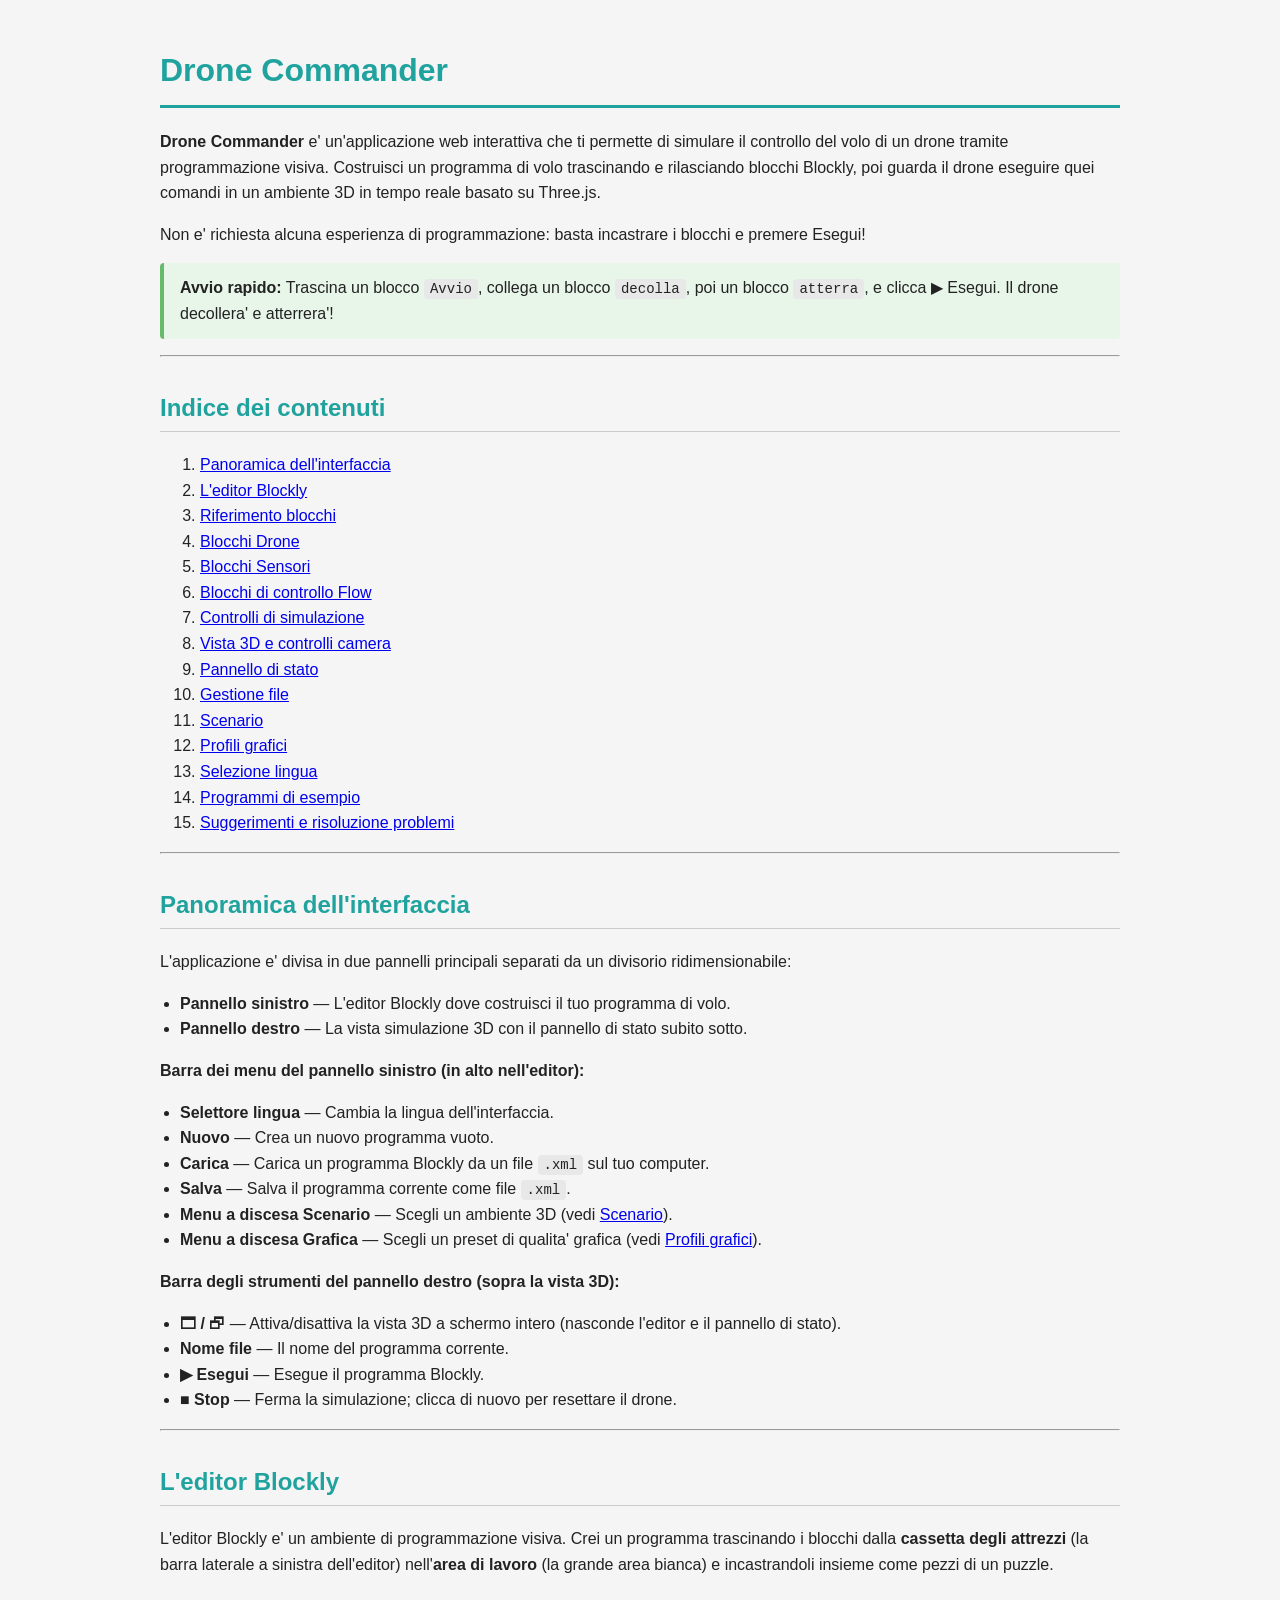
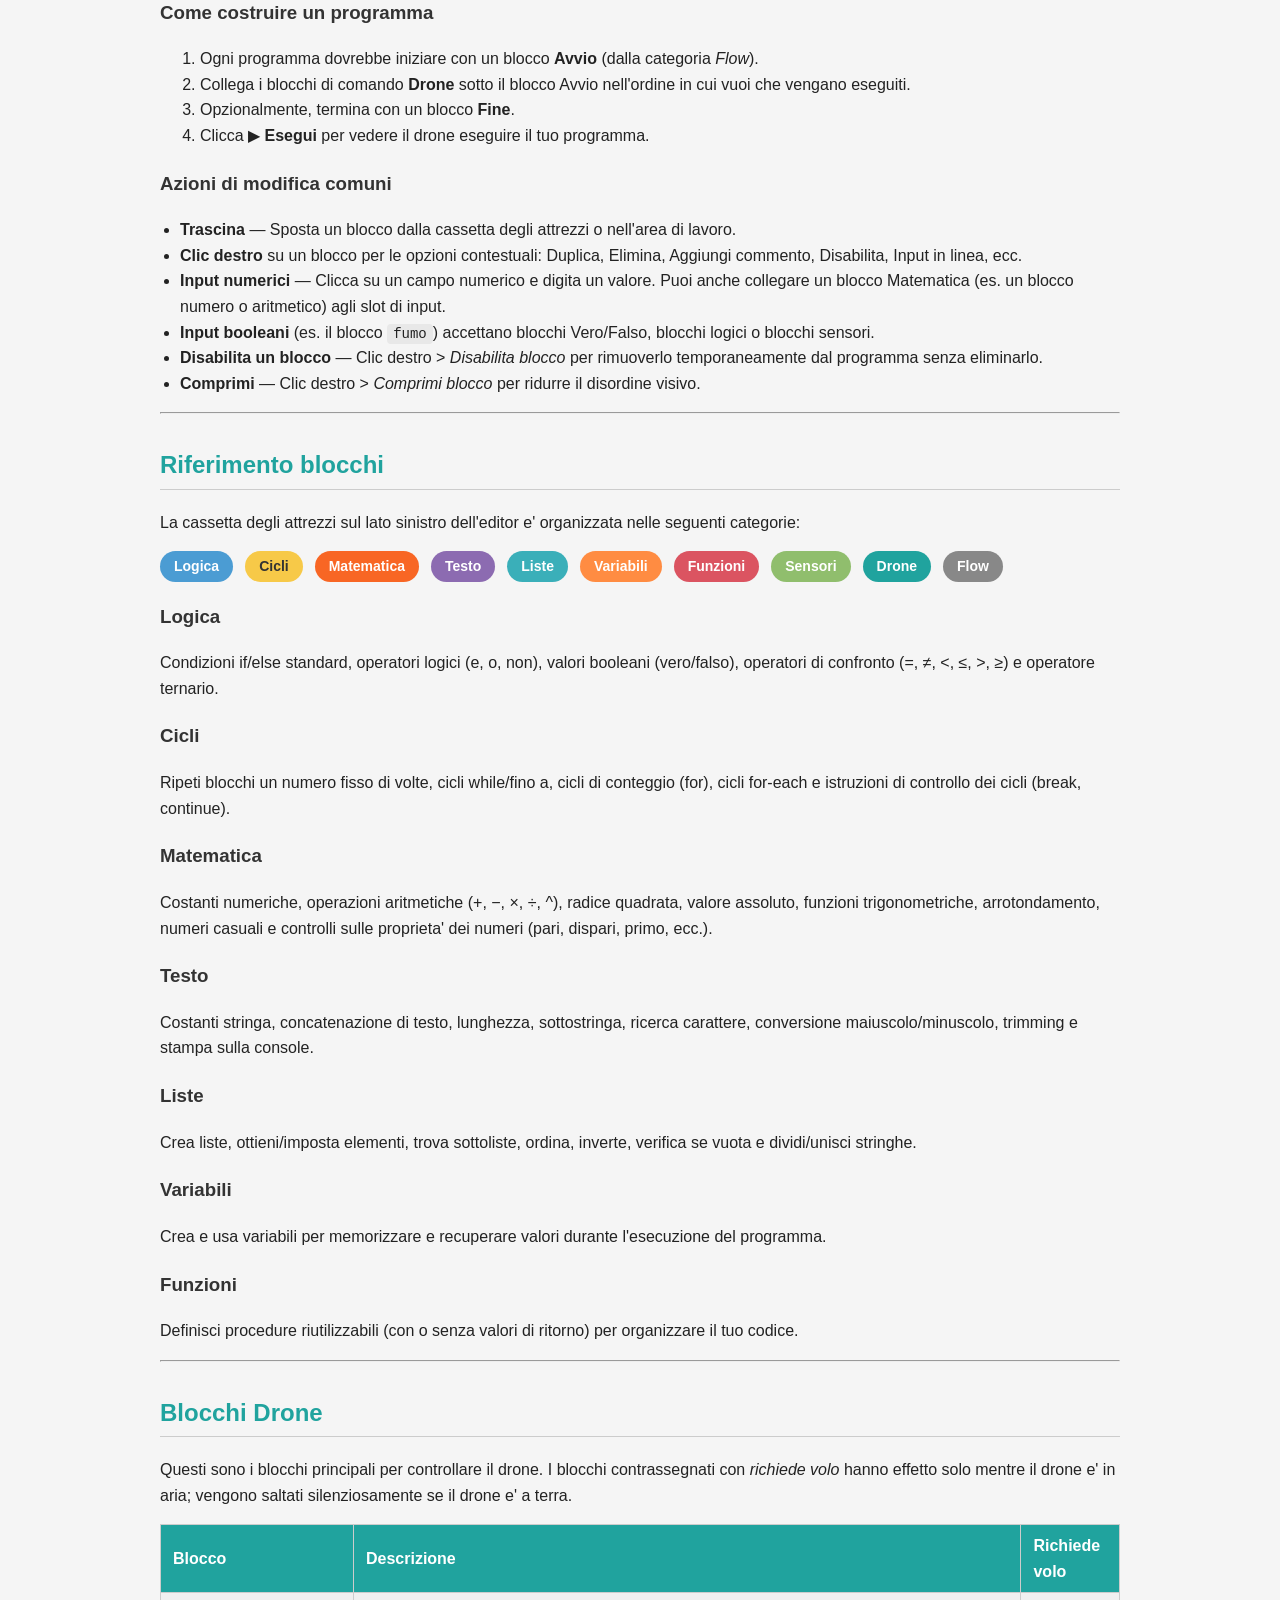
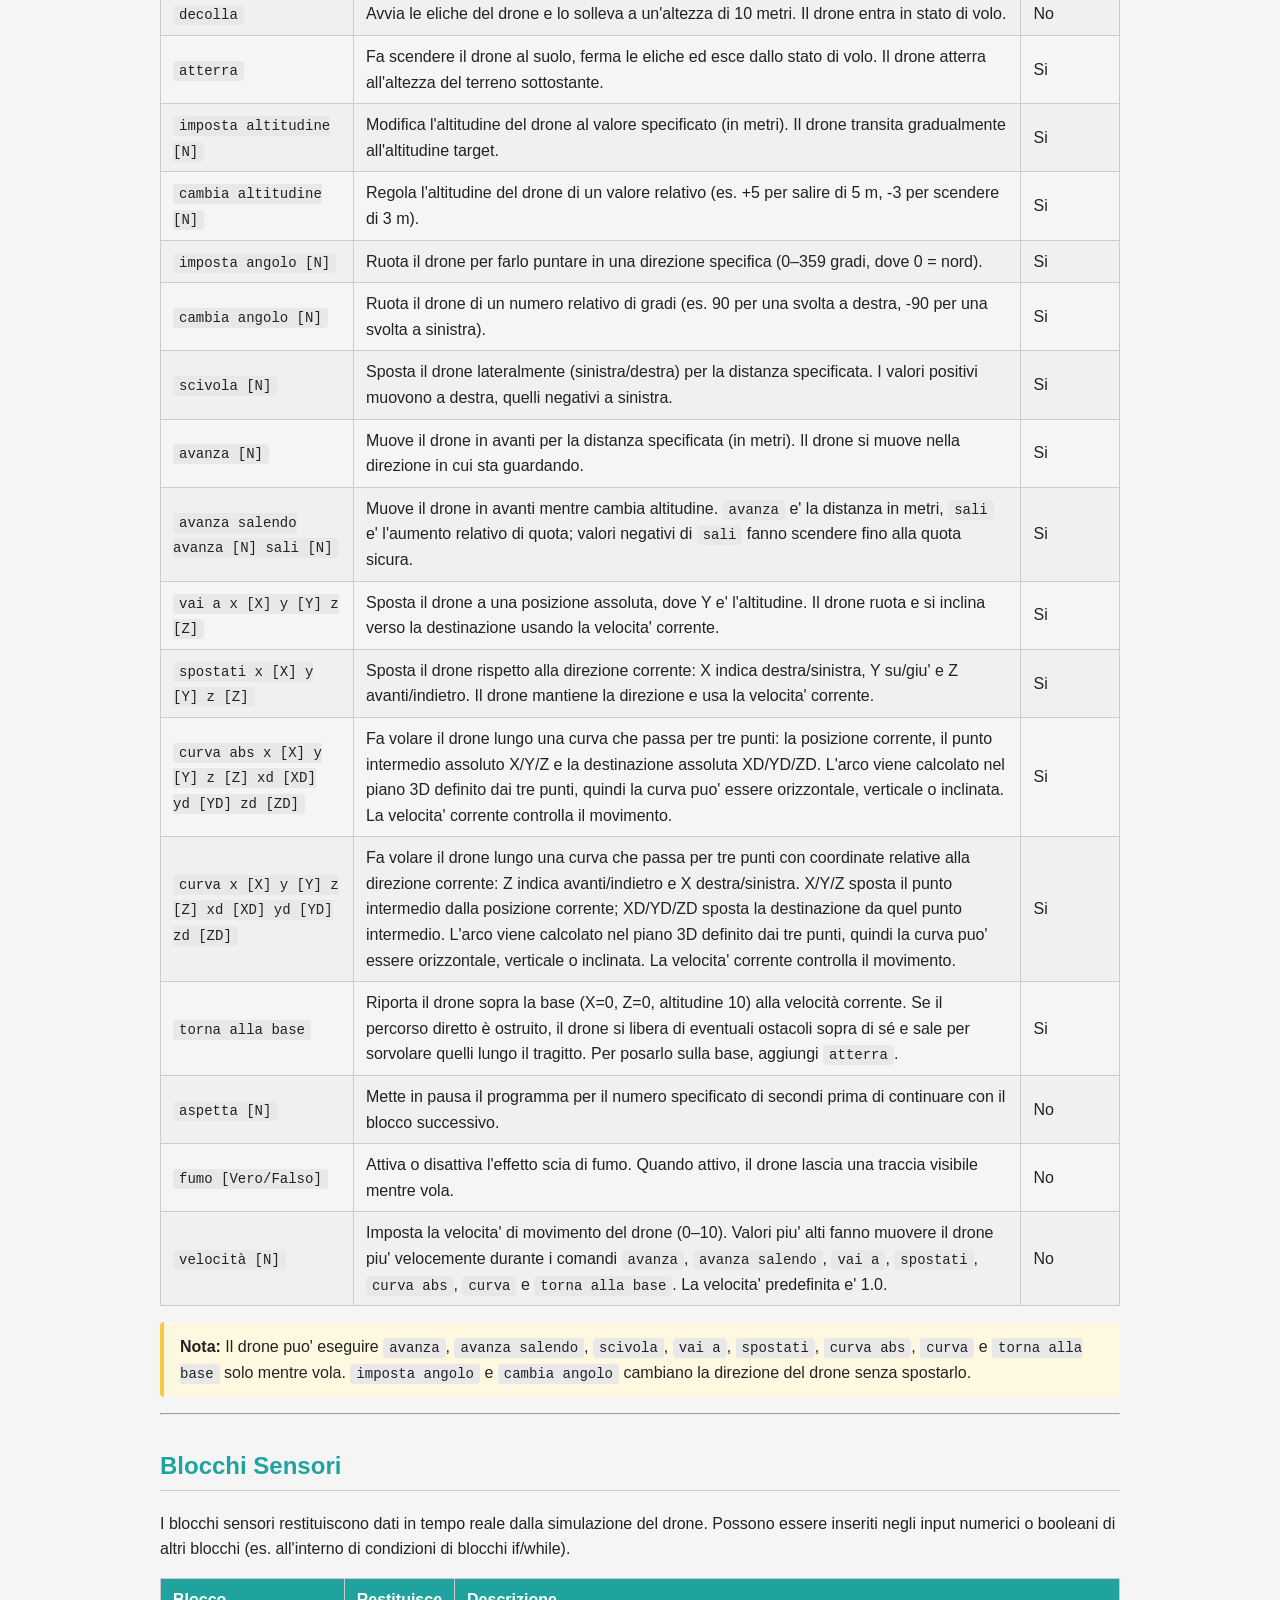
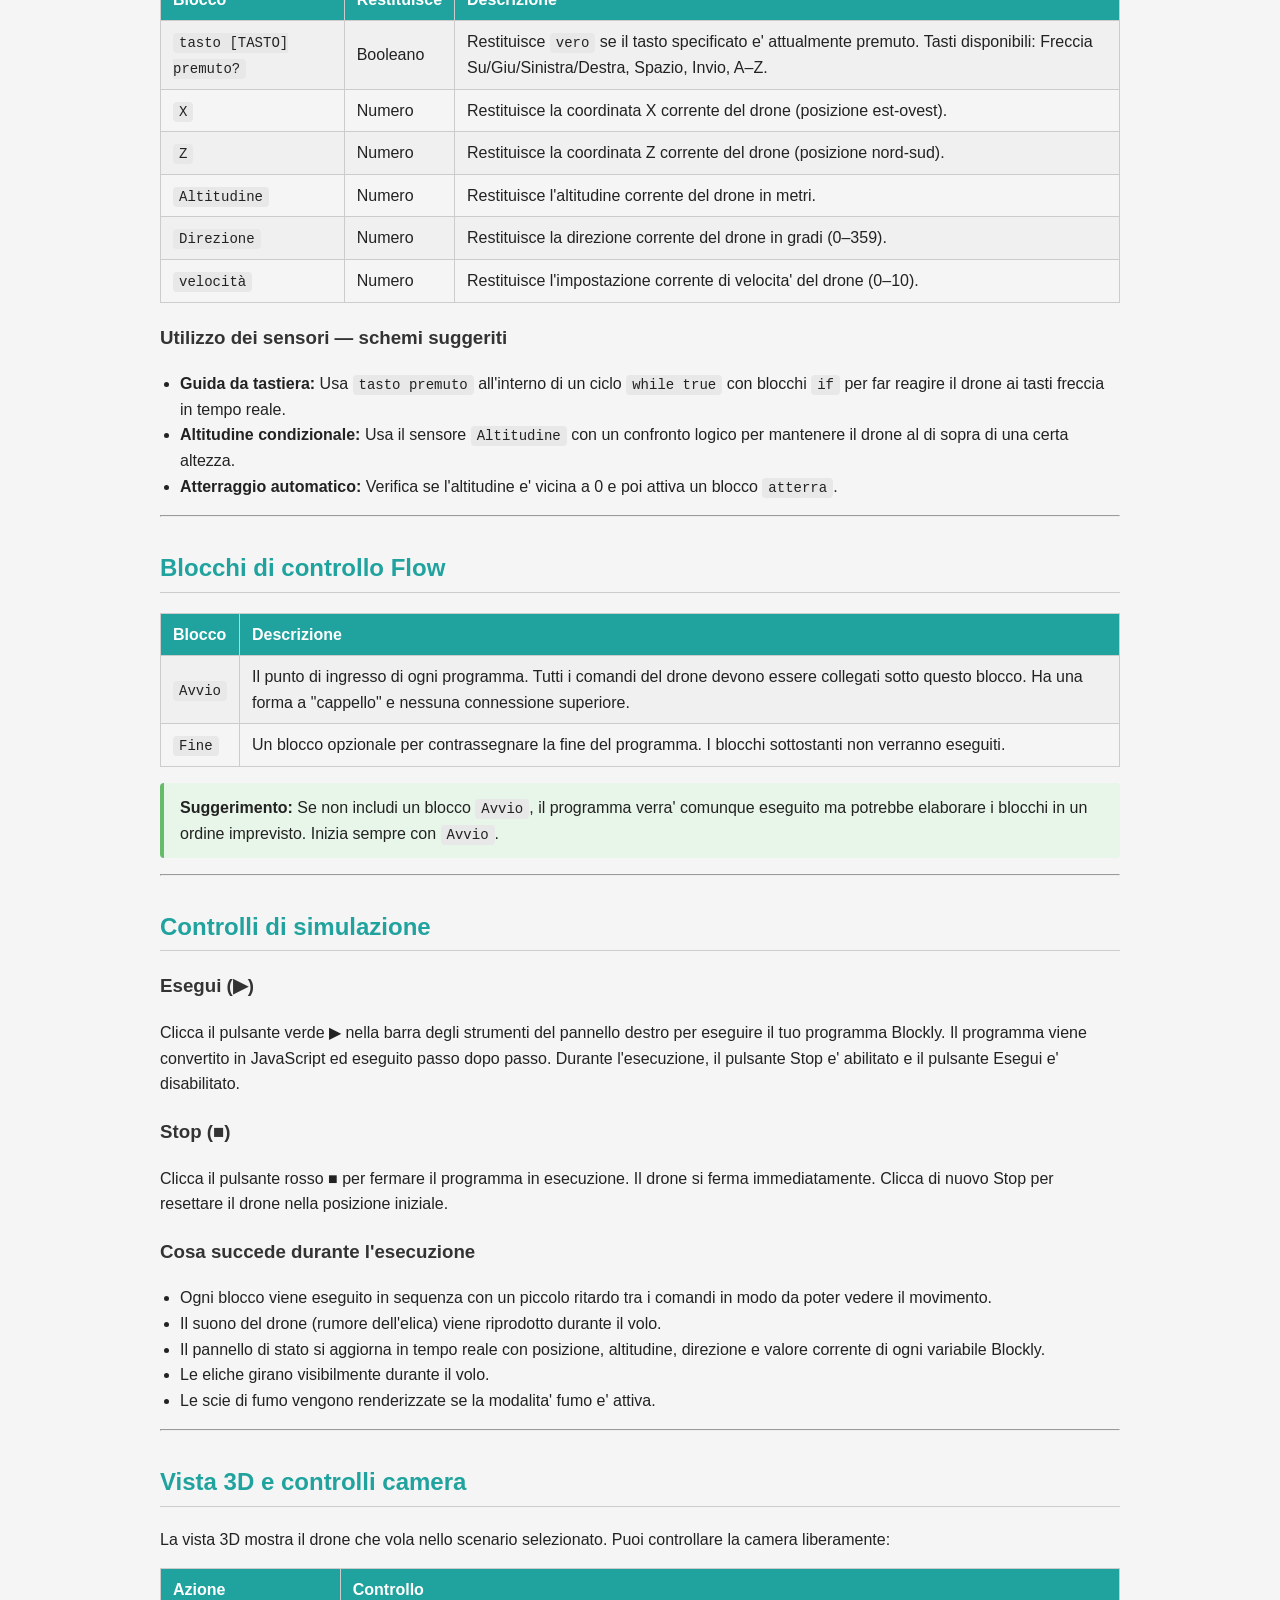
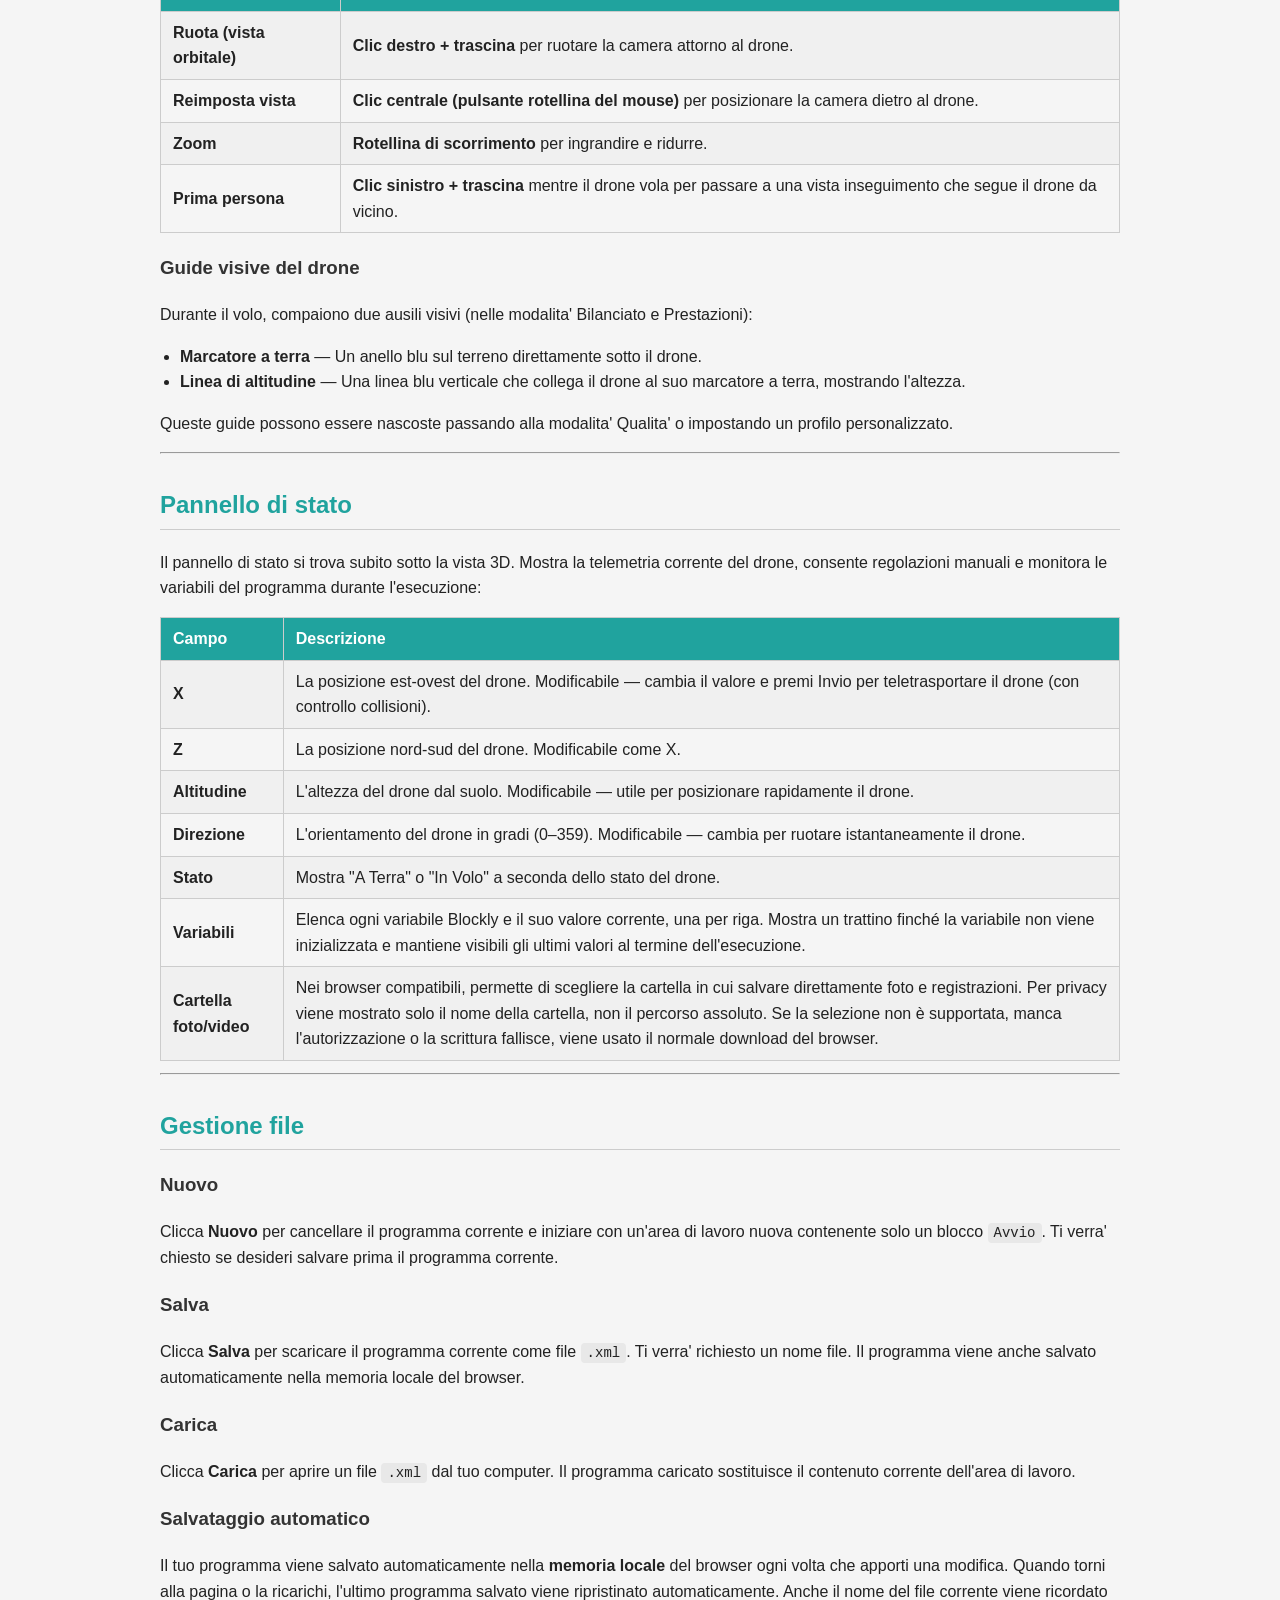
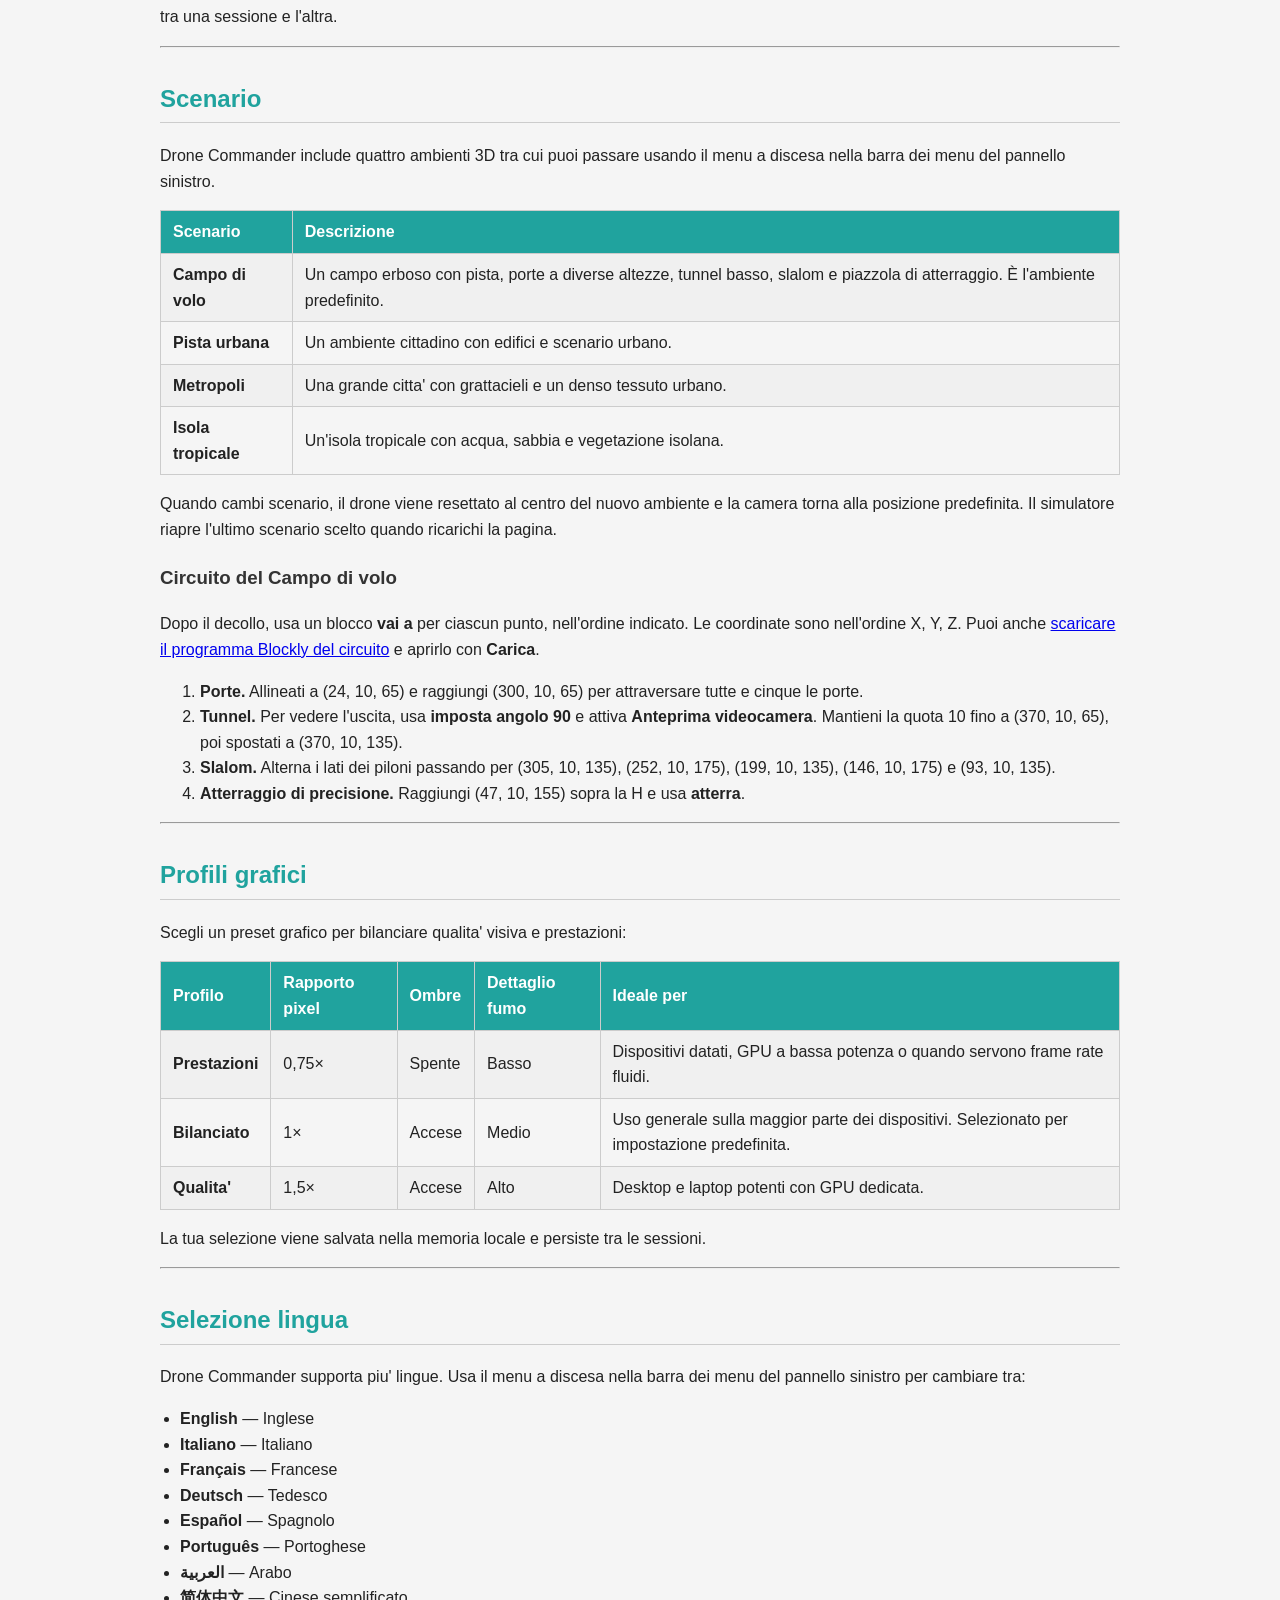
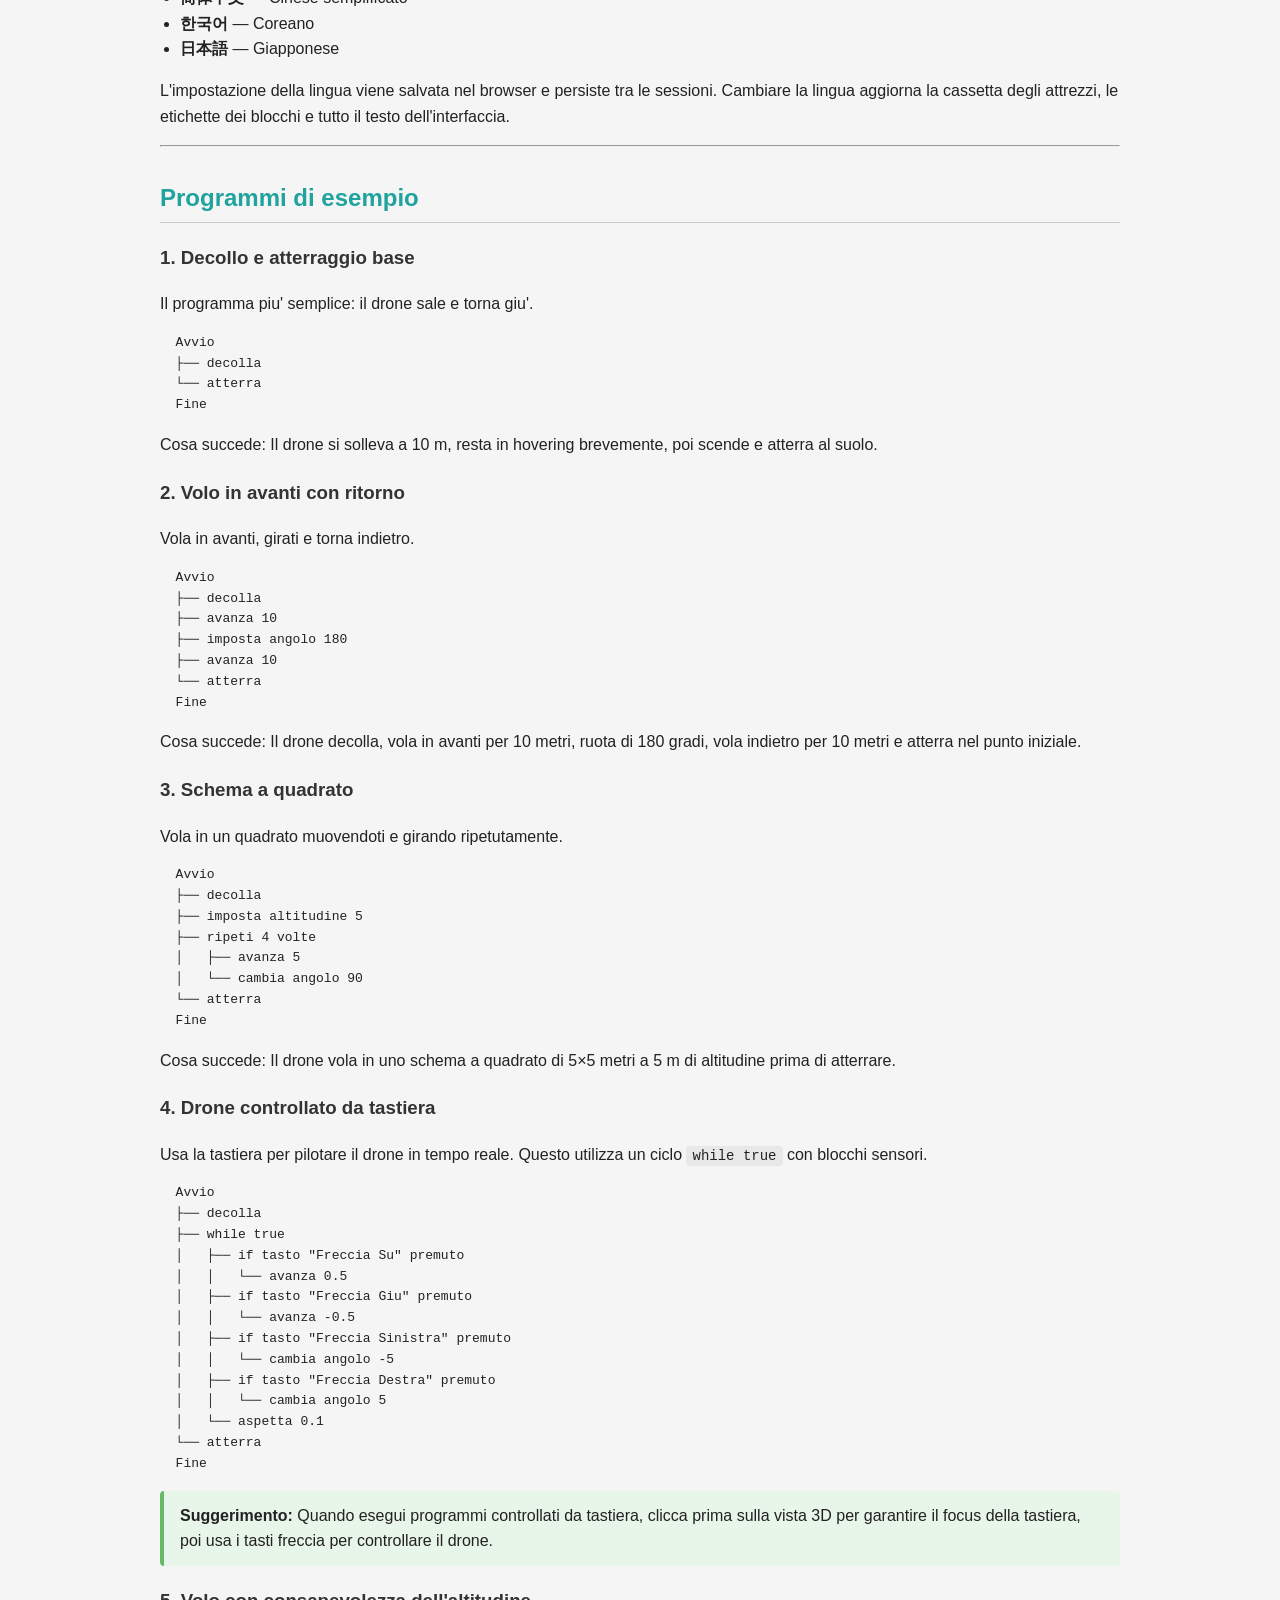
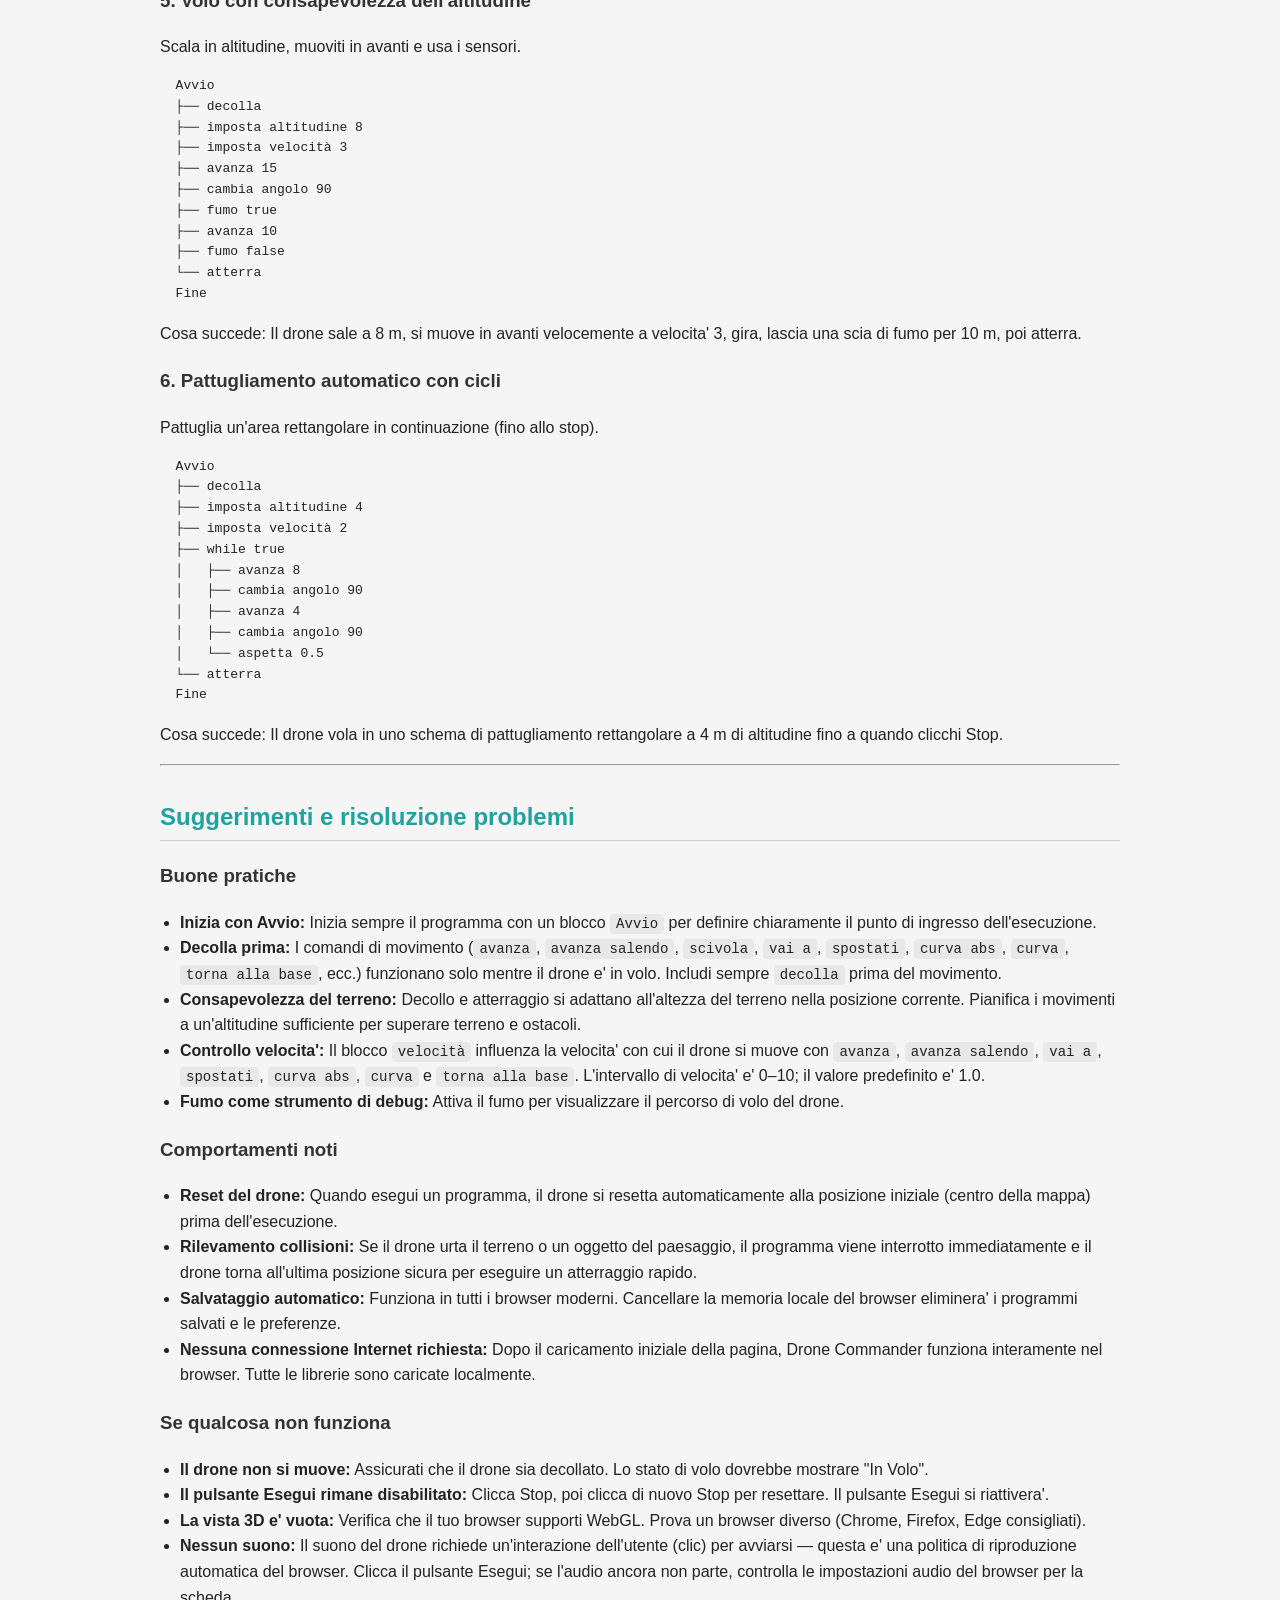
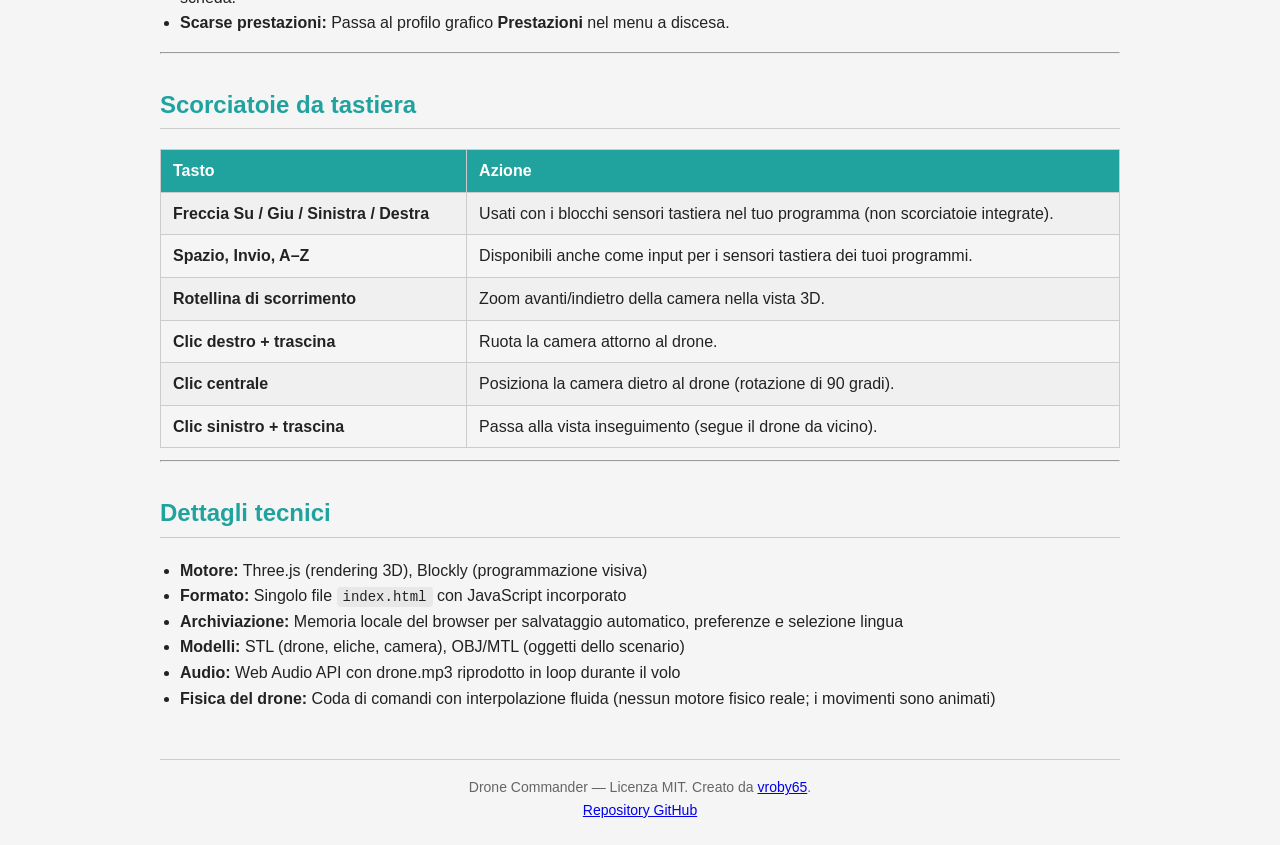
<file: doc/help-it.html>
<!DOCTYPE html>
<html lang="it">
<head>
  <meta charset="UTF-8">
  <meta name="viewport" content="width=device-width, initial-scale=1.0">
  <title>Drone Commander - Aiuto</title>
  <style>
    body {
      font-family: 'Segoe UI', Tahoma, Geneva, Verdana, sans-serif;
      max-width: 960px;
      margin: 0 auto;
      padding: 24px;
      background: #f5f5f5;
      color: #222;
      line-height: 1.6;
    }
    h1 { color: #20A39E; border-bottom: 3px solid #20A39E; padding-bottom: 8px; }
    h2 { color: #20A39E; margin-top: 32px; border-bottom: 1px solid #ccc; padding-bottom: 4px; }
    h3 { color: #333; margin-top: 20px; }
    code {
      background: #e8e8e8;
      padding: 2px 6px;
      border-radius: 4px;
      font-size: 14px;
    }
    .block-table {
      width: 100%;
      border-collapse: collapse;
      margin: 12px 0;
    }
    .block-table th, .block-table td {
      border: 1px solid #ccc;
      padding: 8px 12px;
      text-align: left;
    }
    .block-table th {
      background: #20A39E;
      color: white;
    }
    .block-table tr:nth-child(even) { background: #f0f0f0; }
    .note {
      background: #fff8e1;
      border-left: 4px solid #f7c948;
      padding: 12px 16px;
      margin: 16px 0;
      border-radius: 4px;
    }
    .tip {
      background: #e8f5e9;
      border-left: 4px solid #66bb6a;
      padding: 12px 16px;
      margin: 16px 0;
      border-radius: 4px;
    }
    .category-section {
      display: flex;
      flex-wrap: wrap;
      gap: 12px;
      margin: 16px 0;
    }
    .category-tag {
      display: inline-block;
      padding: 4px 14px;
      border-radius: 16px;
      color: white;
      font-weight: bold;
      font-size: 14px;
    }
    .cat-logic { background: #4B9CD3; }
    .cat-loops { background: #F7C948; color: #333; }
    .cat-math { background: #F86624; }
    .cat-text { background: #8C6BB1; }
    .cat-lists { background: #3AAFB9; }
    .cat-variables { background: #FF8C42; }
    .cat-functions { background: #DB5461; }
    .cat-sensors { background: #90BE6D; }
    .cat-drone { background: #20A39E; }
    .cat-flow { background: #888; }
    img.example-img {
      max-width: 100%;
      border: 1px solid #ccc;
      border-radius: 6px;
      margin: 8px 0;
    }
    ul { padding-left: 20px; }
    ul ul { padding-left: 20px; }
    .shortcut-table td:first-child {
      font-weight: bold;
      white-space: nowrap;
    }
    footer {
      margin-top: 48px;
      padding-top: 16px;
      border-top: 1px solid #ccc;
      font-size: 14px;
      color: #666;
      text-align: center;
    }
  </style>
</head>
<body>

<h1>Drone Commander</h1>
<p><strong>Drone Commander</strong> e' un'applicazione web interattiva che ti permette di simulare il controllo del volo di un drone tramite programmazione visiva. Costruisci un programma di volo trascinando e rilasciando blocchi Blockly, poi guarda il drone eseguire quei comandi in un ambiente 3D in tempo reale basato su Three.js.</p>

<p>Non e' richiesta alcuna esperienza di programmazione: basta incastrare i blocchi e premere Esegui!</p>

<div class="tip">
  <strong>Avvio rapido:</strong> Trascina un blocco <code>Avvio</code>, collega un blocco <code>decolla</code>, poi un blocco <code>atterra</code>, e clicca ▶ Esegui. Il drone decollera' e atterrera'!
</div>

<hr>

<h2>Indice dei contenuti</h2>
<ol>
  <li><a href="#interface">Panoramica dell'interfaccia</a></li>
  <li><a href="#editor">L'editor Blockly</a></li>
  <li><a href="#blocks">Riferimento blocchi</a></li>
  <li><a href="#drone-blocks">Blocchi Drone</a></li>
  <li><a href="#sensor-blocks">Blocchi Sensori</a></li>
  <li><a href="#flow-blocks">Blocchi di controllo Flow</a></li>
  <li><a href="#controls">Controlli di simulazione</a></li>
  <li><a href="#camera">Vista 3D e controlli camera</a></li>
  <li><a href="#status">Pannello di stato</a></li>
  <li><a href="#files">Gestione file</a></li>
  <li><a href="#scenarios">Scenario</a></li>
  <li><a href="#graphics">Profili grafici</a></li>
  <li><a href="#language">Selezione lingua</a></li>
  <li><a href="#examples">Programmi di esempio</a></li>
  <li><a href="#tips">Suggerimenti e risoluzione problemi</a></li>
</ol>

<hr>

<h2 id="interface">Panoramica dell'interfaccia</h2>

<p>L'applicazione e' divisa in due pannelli principali separati da un divisorio ridimensionabile:</p>

<ul>
  <li><strong>Pannello sinistro</strong> — L'editor Blockly dove costruisci il tuo programma di volo.</li>
  <li><strong>Pannello destro</strong> — La vista simulazione 3D con il pannello di stato subito sotto.</li>
</ul>

<p><strong>Barra dei menu del pannello sinistro (in alto nell'editor):</strong></p>
<ul>
  <li><strong>Selettore lingua</strong> — Cambia la lingua dell'interfaccia.</li>
  <li><strong>Nuovo</strong> — Crea un nuovo programma vuoto.</li>
  <li><strong>Carica</strong> — Carica un programma Blockly da un file <code>.xml</code> sul tuo computer.</li>
  <li><strong>Salva</strong> — Salva il programma corrente come file <code>.xml</code>.</li>
  <li><strong>Menu a discesa Scenario</strong> — Scegli un ambiente 3D (vedi <a href="#scenarios">Scenario</a>).</li>
  <li><strong>Menu a discesa Grafica</strong> — Scegli un preset di qualita' grafica (vedi <a href="#graphics">Profili grafici</a>).</li>
</ul>

<p><strong>Barra degli strumenti del pannello destro (sopra la vista 3D):</strong></p>
<ul>
  <li><strong>🗖 / 🗗</strong> — Attiva/disattiva la vista 3D a schermo intero (nasconde l'editor e il pannello di stato).</li>
  <li><strong>Nome file</strong> — Il nome del programma corrente.</li>
  <li><strong>▶ Esegui</strong> — Esegue il programma Blockly.</li>
  <li><strong>■ Stop</strong> — Ferma la simulazione; clicca di nuovo per resettare il drone.</li>
</ul>

<hr>

<h2 id="editor">L'editor Blockly</h2>

<p>L'editor Blockly e' un ambiente di programmazione visiva. Crei un programma trascinando i blocchi dalla <strong>cassetta degli attrezzi</strong> (la barra laterale a sinistra dell'editor) nell'<strong>area di lavoro</strong> (la grande area bianca) e incastrandoli insieme come pezzi di un puzzle.</p>

<h3>Come costruire un programma</h3>
<ol>
  <li>Ogni programma dovrebbe iniziare con un blocco <strong>Avvio</strong> (dalla categoria <em>Flow</em>).</li>
  <li>Collega i blocchi di comando <strong>Drone</strong> sotto il blocco Avvio nell'ordine in cui vuoi che vengano eseguiti.</li>
  <li>Opzionalmente, termina con un blocco <strong>Fine</strong>.</li>
  <li>Clicca ▶ <strong>Esegui</strong> per vedere il drone eseguire il tuo programma.</li>
</ol>

<h3>Azioni di modifica comuni</h3>
<ul>
  <li><strong>Trascina</strong> — Sposta un blocco dalla cassetta degli attrezzi o nell'area di lavoro.</li>
  <li><strong>Clic destro</strong> su un blocco per le opzioni contestuali: Duplica, Elimina, Aggiungi commento, Disabilita, Input in linea, ecc.</li>
  <li><strong>Input numerici</strong> — Clicca su un campo numerico e digita un valore. Puoi anche collegare un blocco Matematica (es. un blocco numero o aritmetico) agli slot di input.</li>
  <li><strong>Input booleani</strong> (es. il blocco <code>fumo</code>) accettano blocchi Vero/Falso, blocchi logici o blocchi sensori.</li>
  <li><strong>Disabilita un blocco</strong> — Clic destro &gt; <em>Disabilita blocco</em> per rimuoverlo temporaneamente dal programma senza eliminarlo.</li>
  <li><strong>Comprimi</strong> — Clic destro &gt; <em>Comprimi blocco</em> per ridurre il disordine visivo.</li>
</ul>

<hr>

<h2 id="blocks">Riferimento blocchi</h2>

<p>La cassetta degli attrezzi sul lato sinistro dell'editor e' organizzata nelle seguenti categorie:</p>

<div class="category-section">
  <span class="category-tag cat-logic">Logica</span>
  <span class="category-tag cat-loops">Cicli</span>
  <span class="category-tag cat-math">Matematica</span>
  <span class="category-tag cat-text">Testo</span>
  <span class="category-tag cat-lists">Liste</span>
  <span class="category-tag cat-variables">Variabili</span>
  <span class="category-tag cat-functions">Funzioni</span>
  <span class="category-tag cat-sensors">Sensori</span>
  <span class="category-tag cat-drone">Drone</span>
  <span class="category-tag cat-flow">Flow</span>
</div>

<h3>Logica</h3>
<p>Condizioni if/else standard, operatori logici (e, o, non), valori booleani (vero/falso), operatori di confronto (=, ≠, &lt;, ≤, &gt;, ≥) e operatore ternario.</p>

<h3>Cicli</h3>
<p>Ripeti blocchi un numero fisso di volte, cicli while/fino a, cicli di conteggio (for), cicli for-each e istruzioni di controllo dei cicli (break, continue).</p>

<h3>Matematica</h3>
<p>Costanti numeriche, operazioni aritmetiche (+, −, ×, ÷, ^), radice quadrata, valore assoluto, funzioni trigonometriche, arrotondamento, numeri casuali e controlli sulle proprieta' dei numeri (pari, dispari, primo, ecc.).</p>

<h3>Testo</h3>
<p>Costanti stringa, concatenazione di testo, lunghezza, sottostringa, ricerca carattere, conversione maiuscolo/minuscolo, trimming e stampa sulla console.</p>

<h3>Liste</h3>
<p>Crea liste, ottieni/imposta elementi, trova sottoliste, ordina, inverte, verifica se vuota e dividi/unisci stringhe.</p>

<h3>Variabili</h3>
<p>Crea e usa variabili per memorizzare e recuperare valori durante l'esecuzione del programma.</p>

<h3>Funzioni</h3>
<p>Definisci procedure riutilizzabili (con o senza valori di ritorno) per organizzare il tuo codice.</p>

<hr>

<h2 id="drone-blocks">Blocchi Drone</h2>

<p>Questi sono i blocchi principali per controllare il drone. I blocchi contrassegnati con <em>richiede volo</em> hanno effetto solo mentre il drone e' in aria; vengono saltati silenziosamente se il drone e' a terra.</p>

<table class="block-table">
  <tr>
    <th>Blocco</th>
    <th>Descrizione</th>
    <th>Richiede volo</th>
  </tr>
  <tr>
    <td><code>decolla</code></td>
    <td>Avvia le eliche del drone e lo solleva a un'altezza di 10 metri. Il drone entra in stato di volo.</td>
    <td>No</td>
  </tr>
  <tr>
    <td><code>atterra</code></td>
    <td>Fa scendere il drone al suolo, ferma le eliche ed esce dallo stato di volo. Il drone atterra all'altezza del terreno sottostante.</td>
    <td>Si</td>
  </tr>
  <tr>
    <td><code>imposta altitudine [N]</code></td>
    <td>Modifica l'altitudine del drone al valore specificato (in metri). Il drone transita gradualmente all'altitudine target.</td>
    <td>Si</td>
  </tr>
  <tr>
    <td><code>cambia altitudine [N]</code></td>
    <td>Regola l'altitudine del drone di un valore relativo (es. +5 per salire di 5 m, -3 per scendere di 3 m).</td>
    <td>Si</td>
  </tr>
  <tr>
    <td><code>imposta angolo [N]</code></td>
    <td>Ruota il drone per farlo puntare in una direzione specifica (0–359 gradi, dove 0 = nord).</td>
    <td>Si</td>
  </tr>
  <tr>
    <td><code>cambia angolo [N]</code></td>
    <td>Ruota il drone di un numero relativo di gradi (es. 90 per una svolta a destra, -90 per una svolta a sinistra).</td>
    <td>Si</td>
  </tr>
  <tr>
    <td><code>scivola [N]</code></td>
    <td>Sposta il drone lateralmente (sinistra/destra) per la distanza specificata. I valori positivi muovono a destra, quelli negativi a sinistra.</td>
    <td>Si</td>
  </tr>
  <tr>
    <td><code>avanza [N]</code></td>
    <td>Muove il drone in avanti per la distanza specificata (in metri). Il drone si muove nella direzione in cui sta guardando.</td>
    <td>Si</td>
  </tr>
  <tr>
    <td><code>avanza salendo avanza [N] sali [N]</code></td>
    <td>Muove il drone in avanti mentre cambia altitudine. <code>avanza</code> e' la distanza in metri, <code>sali</code> e' l'aumento relativo di quota; valori negativi di <code>sali</code> fanno scendere fino alla quota sicura.</td>
    <td>Si</td>
  </tr>
  <tr>
    <td><code>vai a x [X] y [Y] z [Z]</code></td>
    <td>Sposta il drone a una posizione assoluta, dove Y e' l'altitudine. Il drone ruota e si inclina verso la destinazione usando la velocita' corrente.</td>
    <td>Si</td>
  </tr>
  <tr>
    <td><code>spostati x [X] y [Y] z [Z]</code></td>
    <td>Sposta il drone rispetto alla direzione corrente: X indica destra/sinistra, Y su/giu' e Z avanti/indietro. Il drone mantiene la direzione e usa la velocita' corrente.</td>
    <td>Si</td>
  </tr>
  <tr>
    <td><code>curva abs x [X] y [Y] z [Z] xd [XD] yd [YD] zd [ZD]</code></td>
    <td>Fa volare il drone lungo una curva che passa per tre punti: la posizione corrente, il punto intermedio assoluto X/Y/Z e la destinazione assoluta XD/YD/ZD. L'arco viene calcolato nel piano 3D definito dai tre punti, quindi la curva puo' essere orizzontale, verticale o inclinata. La velocita' corrente controlla il movimento.</td>
    <td>Si</td>
  </tr>
  <tr>
    <td><code>curva x [X] y [Y] z [Z] xd [XD] yd [YD] zd [ZD]</code></td>
    <td>Fa volare il drone lungo una curva che passa per tre punti con coordinate relative alla direzione corrente: Z indica avanti/indietro e X destra/sinistra. X/Y/Z sposta il punto intermedio dalla posizione corrente; XD/YD/ZD sposta la destinazione da quel punto intermedio. L'arco viene calcolato nel piano 3D definito dai tre punti, quindi la curva puo' essere orizzontale, verticale o inclinata. La velocita' corrente controlla il movimento.</td>
    <td>Si</td>
  </tr>
  <tr>
    <td><code>torna alla base</code></td>
    <td>Riporta il drone sopra la base (X=0, Z=0, altitudine 10) alla velocità corrente. Se il percorso diretto è ostruito, il drone si libera di eventuali ostacoli sopra di sé e sale per sorvolare quelli lungo il tragitto. Per posarlo sulla base, aggiungi <code>atterra</code>.</td>
    <td>Si</td>
  </tr>
  <tr>
    <td><code>aspetta [N]</code></td>
    <td>Mette in pausa il programma per il numero specificato di secondi prima di continuare con il blocco successivo.</td>
    <td>No</td>
  </tr>
  <tr>
    <td><code>fumo [Vero/Falso]</code></td>
    <td>Attiva o disattiva l'effetto scia di fumo. Quando attivo, il drone lascia una traccia visibile mentre vola.</td>
    <td>No</td>
  </tr>
  <tr>
    <td><code>velocità [N]</code></td>
    <td>Imposta la velocita' di movimento del drone (0–10). Valori piu' alti fanno muovere il drone piu' velocemente durante i comandi <code>avanza</code>, <code>avanza salendo</code>, <code>vai a</code>, <code>spostati</code>, <code>curva abs</code>, <code>curva</code> e <code>torna alla base</code>. La velocita' predefinita e' 1.0.</td>
    <td>No</td>
  </tr>
</table>

<div class="note">
  <strong>Nota:</strong> Il drone puo' eseguire <code>avanza</code>, <code>avanza salendo</code>, <code>scivola</code>, <code>vai a</code>, <code>spostati</code>, <code>curva abs</code>, <code>curva</code> e <code>torna alla base</code> solo mentre vola. <code>imposta angolo</code> e <code>cambia angolo</code> cambiano la direzione del drone senza spostarlo.
</div>

<hr>

<h2 id="sensor-blocks">Blocchi Sensori</h2>

<p>I blocchi sensori restituiscono dati in tempo reale dalla simulazione del drone. Possono essere inseriti negli input numerici o booleani di altri blocchi (es. all'interno di condizioni di blocchi if/while).</p>

<table class="block-table">
  <tr>
    <th>Blocco</th>
    <th>Restituisce</th>
    <th>Descrizione</th>
  </tr>
  <tr>
    <td><code>tasto [TASTO] premuto?</code></td>
    <td>Booleano</td>
    <td>Restituisce <code>vero</code> se il tasto specificato e' attualmente premuto. Tasti disponibili: Freccia Su/Giu/Sinistra/Destra, Spazio, Invio, A–Z.</td>
  </tr>
  <tr>
    <td><code>X</code></td>
    <td>Numero</td>
    <td>Restituisce la coordinata X corrente del drone (posizione est-ovest).</td>
  </tr>
  <tr>
    <td><code>Z</code></td>
    <td>Numero</td>
    <td>Restituisce la coordinata Z corrente del drone (posizione nord-sud).</td>
  </tr>
  <tr>
    <td><code>Altitudine</code></td>
    <td>Numero</td>
    <td>Restituisce l'altitudine corrente del drone in metri.</td>
  </tr>
  <tr>
    <td><code>Direzione</code></td>
    <td>Numero</td>
    <td>Restituisce la direzione corrente del drone in gradi (0–359).</td>
  </tr>
  <tr>
    <td><code>velocità</code></td>
    <td>Numero</td>
    <td>Restituisce l'impostazione corrente di velocita' del drone (0–10).</td>
  </tr>
</table>

<h3>Utilizzo dei sensori — schemi suggeriti</h3>
<ul>
  <li><strong>Guida da tastiera:</strong> Usa <code>tasto premuto</code> all'interno di un ciclo <code>while true</code> con blocchi <code>if</code> per far reagire il drone ai tasti freccia in tempo reale.</li>
  <li><strong>Altitudine condizionale:</strong> Usa il sensore <code>Altitudine</code> con un confronto logico per mantenere il drone al di sopra di una certa altezza.</li>
  <li><strong>Atterraggio automatico:</strong> Verifica se l'altitudine e' vicina a 0 e poi attiva un blocco <code>atterra</code>.</li>
</ul>

<hr>

<h2 id="flow-blocks">Blocchi di controllo Flow</h2>

<table class="block-table">
  <tr>
    <th>Blocco</th>
    <th>Descrizione</th>
  </tr>
  <tr>
    <td><code>Avvio</code></td>
    <td>Il punto di ingresso di ogni programma. Tutti i comandi del drone devono essere collegati sotto questo blocco. Ha una forma a "cappello" e nessuna connessione superiore.</td>
  </tr>
  <tr>
    <td><code>Fine</code></td>
    <td>Un blocco opzionale per contrassegnare la fine del programma. I blocchi sottostanti non verranno eseguiti.</td>
  </tr>
</table>

<div class="tip">
  <strong>Suggerimento:</strong> Se non includi un blocco <code>Avvio</code>, il programma verra' comunque eseguito ma potrebbe elaborare i blocchi in un ordine imprevisto. Inizia sempre con <code>Avvio</code>.
</div>

<hr>

<h2 id="controls">Controlli di simulazione</h2>

<h3>Esegui (▶)</h3>
<p>Clicca il pulsante verde ▶ nella barra degli strumenti del pannello destro per eseguire il tuo programma Blockly. Il programma viene convertito in JavaScript ed eseguito passo dopo passo. Durante l'esecuzione, il pulsante Stop e' abilitato e il pulsante Esegui e' disabilitato.</p>

<h3>Stop (■)</h3>
<p>Clicca il pulsante rosso ■ per fermare il programma in esecuzione. Il drone si ferma immediatamente. Clicca di nuovo Stop per resettare il drone nella posizione iniziale.</p>

<h3>Cosa succede durante l'esecuzione</h3>
<ul>
  <li>Ogni blocco viene eseguito in sequenza con un piccolo ritardo tra i comandi in modo da poter vedere il movimento.</li>
  <li>Il suono del drone (rumore dell'elica) viene riprodotto durante il volo.</li>
  <li>Il pannello di stato si aggiorna in tempo reale con posizione, altitudine, direzione e valore corrente di ogni variabile Blockly.</li>
  <li>Le eliche girano visibilmente durante il volo.</li>
  <li>Le scie di fumo vengono renderizzate se la modalita' fumo e' attiva.</li>
</ul>

<hr>

<h2 id="camera">Vista 3D e controlli camera</h2>

<p>La vista 3D mostra il drone che vola nello scenario selezionato. Puoi controllare la camera liberamente:</p>

<table class="block-table">
  <tr>
    <th>Azione</th>
    <th>Controllo</th>
  </tr>
  <tr>
    <td><strong>Ruota (vista orbitale)</strong></td>
    <td><strong>Clic destro + trascina</strong> per ruotare la camera attorno al drone.</td>
  </tr>
  <tr>
    <td><strong>Reimposta vista</strong></td>
    <td><strong>Clic centrale (pulsante rotellina del mouse)</strong> per posizionare la camera dietro al drone.</td>
  </tr>
  <tr>
    <td><strong>Zoom</strong></td>
    <td><strong>Rotellina di scorrimento</strong> per ingrandire e ridurre.</td>
  </tr>
  <tr>
    <td><strong>Prima persona</strong></td>
    <td><strong>Clic sinistro + trascina</strong> mentre il drone vola per passare a una vista inseguimento che segue il drone da vicino.</td>
  </tr>
</table>

<h3>Guide visive del drone</h3>
<p>Durante il volo, compaiono due ausili visivi (nelle modalita' Bilanciato e Prestazioni):</p>
<ul>
  <li><strong>Marcatore a terra</strong> — Un anello blu sul terreno direttamente sotto il drone.</li>
  <li><strong>Linea di altitudine</strong> — Una linea blu verticale che collega il drone al suo marcatore a terra, mostrando l'altezza.</li>
</ul>
<p>Queste guide possono essere nascoste passando alla modalita' Qualita' o impostando un profilo personalizzato.</p>

<hr>

<h2 id="status">Pannello di stato</h2>

<p>Il pannello di stato si trova subito sotto la vista 3D. Mostra la telemetria corrente del drone, consente regolazioni manuali e monitora le variabili del programma durante l'esecuzione:</p>

<table class="block-table">
  <tr>
    <th>Campo</th>
    <th>Descrizione</th>
  </tr>
  <tr>
    <td><strong>X</strong></td>
    <td>La posizione est-ovest del drone. Modificabile — cambia il valore e premi Invio per teletrasportare il drone (con controllo collisioni).</td>
  </tr>
  <tr>
    <td><strong>Z</strong></td>
    <td>La posizione nord-sud del drone. Modificabile come X.</td>
  </tr>
  <tr>
    <td><strong>Altitudine</strong></td>
    <td>L'altezza del drone dal suolo. Modificabile — utile per posizionare rapidamente il drone.</td>
  </tr>
  <tr>
    <td><strong>Direzione</strong></td>
    <td>L'orientamento del drone in gradi (0–359). Modificabile — cambia per ruotare istantaneamente il drone.</td>
  </tr>
  <tr>
    <td><strong>Stato</strong></td>
    <td>Mostra "A Terra" o "In Volo" a seconda dello stato del drone.</td>
  </tr>
  <tr>
    <td><strong>Variabili</strong></td>
    <td>Elenca ogni variabile Blockly e il suo valore corrente, una per riga. Mostra un trattino finché la variabile non viene inizializzata e mantiene visibili gli ultimi valori al termine dell'esecuzione.</td>
  </tr>
  <tr>
    <td><strong>Cartella foto/video</strong></td>
    <td>Nei browser compatibili, permette di scegliere la cartella in cui salvare direttamente foto e registrazioni. Per privacy viene mostrato solo il nome della cartella, non il percorso assoluto. Se la selezione non è supportata, manca l'autorizzazione o la scrittura fallisce, viene usato il normale download del browser.</td>
  </tr>
</table>

<hr>

<h2 id="files">Gestione file</h2>

<h3>Nuovo</h3>
<p>Clicca <strong>Nuovo</strong> per cancellare il programma corrente e iniziare con un'area di lavoro nuova contenente solo un blocco <code>Avvio</code>. Ti verra' chiesto se desideri salvare prima il programma corrente.</p>

<h3>Salva</h3>
<p>Clicca <strong>Salva</strong> per scaricare il programma corrente come file <code>.xml</code>. Ti verra' richiesto un nome file. Il programma viene anche salvato automaticamente nella memoria locale del browser.</p>

<h3>Carica</h3>
<p>Clicca <strong>Carica</strong> per aprire un file <code>.xml</code> dal tuo computer. Il programma caricato sostituisce il contenuto corrente dell'area di lavoro.</p>

<h3>Salvataggio automatico</h3>
<p>Il tuo programma viene salvato automaticamente nella <strong>memoria locale</strong> del browser ogni volta che apporti una modifica. Quando torni alla pagina o la ricarichi, l'ultimo programma salvato viene ripristinato automaticamente. Anche il nome del file corrente viene ricordato tra una sessione e l'altra.</p>

<hr>

<h2 id="scenarios">Scenario</h2>

<p>Drone Commander include quattro ambienti 3D tra cui puoi passare usando il menu a discesa nella barra dei menu del pannello sinistro.</p>

<table class="block-table">
  <tr>
    <th>Scenario</th>
    <th>Descrizione</th>
  </tr>
  <tr>
    <td><strong>Campo di volo</strong></td>
    <td>Un campo erboso con pista, porte a diverse altezze, tunnel basso, slalom e piazzola di atterraggio. È l'ambiente predefinito.</td>
  </tr>
  <tr>
    <td><strong>Pista urbana</strong></td>
    <td>Un ambiente cittadino con edifici e scenario urbano.</td>
  </tr>
  <tr>
    <td><strong>Metropoli</strong></td>
    <td>Una grande citta' con grattacieli e un denso tessuto urbano.</td>
  </tr>
  <tr>
    <td><strong>Isola tropicale</strong></td>
    <td>Un'isola tropicale con acqua, sabbia e vegetazione isolana.</td>
  </tr>
</table>

<p>Quando cambi scenario, il drone viene resettato al centro del nuovo ambiente e la camera torna alla posizione predefinita. Il simulatore riapre l'ultimo scenario scelto quando ricarichi la pagina.</p>

<h3>Circuito del Campo di volo</h3>
<p>Dopo il decollo, usa un blocco <strong>vai a</strong> per ciascun punto, nell'ordine indicato. Le coordinate sono nell'ordine X, Y, Z. Puoi anche <a href="../examples/campo-di-volo.xml" download>scaricare il programma Blockly del circuito</a> e aprirlo con <strong>Carica</strong>.</p>
<ol>
  <li><strong>Porte.</strong> Allineati a (24, 10, 65) e raggiungi (300, 10, 65) per attraversare tutte e cinque le porte.</li>
  <li><strong>Tunnel.</strong> Per vedere l'uscita, usa <strong>imposta angolo 90</strong> e attiva <strong>Anteprima videocamera</strong>. Mantieni la quota 10 fino a (370, 10, 65), poi spostati a (370, 10, 135).</li>
  <li><strong>Slalom.</strong> Alterna i lati dei piloni passando per (305, 10, 135), (252, 10, 175), (199, 10, 135), (146, 10, 175) e (93, 10, 135).</li>
  <li><strong>Atterraggio di precisione.</strong> Raggiungi (47, 10, 155) sopra la H e usa <strong>atterra</strong>.</li>
</ol>

<hr>

<h2 id="graphics">Profili grafici</h2>

<p>Scegli un preset grafico per bilanciare qualita' visiva e prestazioni:</p>

<table class="block-table">
  <tr>
    <th>Profilo</th>
    <th>Rapporto pixel</th>
    <th>Ombre</th>
    <th>Dettaglio fumo</th>
    <th>Ideale per</th>
  </tr>
  <tr>
    <td><strong>Prestazioni</strong></td>
    <td>0,75×</td>
    <td>Spente</td>
    <td>Basso</td>
    <td>Dispositivi datati, GPU a bassa potenza o quando servono frame rate fluidi.</td>
  </tr>
  <tr>
    <td><strong>Bilanciato</strong></td>
    <td>1×</td>
    <td>Accese</td>
    <td>Medio</td>
    <td>Uso generale sulla maggior parte dei dispositivi. Selezionato per impostazione predefinita.</td>
  </tr>
  <tr>
    <td><strong>Qualita'</strong></td>
    <td>1,5×</td>
    <td>Accese</td>
    <td>Alto</td>
    <td>Desktop e laptop potenti con GPU dedicata.</td>
  </tr>
</table>

<p>La tua selezione viene salvata nella memoria locale e persiste tra le sessioni.</p>

<hr>

<h2 id="language">Selezione lingua</h2>

<p>Drone Commander supporta piu' lingue. Usa il menu a discesa nella barra dei menu del pannello sinistro per cambiare tra:</p>

<ul>
  <li><strong>English</strong> — Inglese</li>
  <li><strong>Italiano</strong> — Italiano</li>
  <li><strong>Français</strong> — Francese</li>
  <li><strong>Deutsch</strong> — Tedesco</li>
  <li><strong>Español</strong> — Spagnolo</li>
  <li><strong>Português</strong> — Portoghese</li>
  <li><strong>العربية</strong> — Arabo</li>
  <li><strong>简体中文</strong> — Cinese semplificato</li>
  <li><strong>한국어</strong> — Coreano</li>
  <li><strong>日本語</strong> — Giapponese</li>
</ul>

<p>L'impostazione della lingua viene salvata nel browser e persiste tra le sessioni. Cambiare la lingua aggiorna la cassetta degli attrezzi, le etichette dei blocchi e tutto il testo dell'interfaccia.</p>

<hr>

<h2 id="examples">Programmi di esempio</h2>

<h3>1. Decollo e atterraggio base</h3>
<p>Il programma piu' semplice: il drone sale e torna giu'.</p>
<pre>
  Avvio
  ├── decolla
  └── atterra
  Fine</pre>

<p>Cosa succede: Il drone si solleva a 10 m, resta in hovering brevemente, poi scende e atterra al suolo.</p>

<h3>2. Volo in avanti con ritorno</h3>
<p>Vola in avanti, girati e torna indietro.</p>
<pre>
  Avvio
  ├── decolla
  ├── avanza 10
  ├── imposta angolo 180
  ├── avanza 10
  └── atterra
  Fine</pre>

<p>Cosa succede: Il drone decolla, vola in avanti per 10 metri, ruota di 180 gradi, vola indietro per 10 metri e atterra nel punto iniziale.</p>

<h3>3. Schema a quadrato</h3>
<p>Vola in un quadrato muovendoti e girando ripetutamente.</p>
<pre>
  Avvio
  ├── decolla
  ├── imposta altitudine 5
  ├── ripeti 4 volte
  │   ├── avanza 5
  │   └── cambia angolo 90
  └── atterra
  Fine</pre>

<p>Cosa succede: Il drone vola in uno schema a quadrato di 5×5 metri a 5 m di altitudine prima di atterrare.</p>

<h3>4. Drone controllato da tastiera</h3>
<p>Usa la tastiera per pilotare il drone in tempo reale. Questo utilizza un ciclo <code>while true</code> con blocchi sensori.</p>
<pre>
  Avvio
  ├── decolla
  ├── while true
  │   ├── if tasto "Freccia Su" premuto
  │   │   └── avanza 0.5
  │   ├── if tasto "Freccia Giu" premuto
  │   │   └── avanza -0.5
  │   ├── if tasto "Freccia Sinistra" premuto
  │   │   └── cambia angolo -5
  │   ├── if tasto "Freccia Destra" premuto
  │   │   └── cambia angolo 5
  │   └── aspetta 0.1
  └── atterra
  Fine</pre>

<div class="tip">
  <strong>Suggerimento:</strong> Quando esegui programmi controllati da tastiera, clicca prima sulla vista 3D per garantire il focus della tastiera, poi usa i tasti freccia per controllare il drone.
</div>

<h3>5. Volo con consapevolezza dell'altitudine</h3>
<p>Scala in altitudine, muoviti in avanti e usa i sensori.</p>
<pre>
  Avvio
  ├── decolla
  ├── imposta altitudine 8
  ├── imposta velocità 3
  ├── avanza 15
  ├── cambia angolo 90
  ├── fumo true
  ├── avanza 10
  ├── fumo false
  └── atterra
  Fine</pre>

<p>Cosa succede: Il drone sale a 8 m, si muove in avanti velocemente a velocita' 3, gira, lascia una scia di fumo per 10 m, poi atterra.</p>

<h3>6. Pattugliamento automatico con cicli</h3>
<p>Pattuglia un'area rettangolare in continuazione (fino allo stop).</p>
<pre>
  Avvio
  ├── decolla
  ├── imposta altitudine 4
  ├── imposta velocità 2
  ├── while true
  │   ├── avanza 8
  │   ├── cambia angolo 90
  │   ├── avanza 4
  │   ├── cambia angolo 90
  │   └── aspetta 0.5
  └── atterra
  Fine</pre>

<p>Cosa succede: Il drone vola in uno schema di pattugliamento rettangolare a 4 m di altitudine fino a quando clicchi Stop.</p>

<hr>

<h2 id="tips">Suggerimenti e risoluzione problemi</h2>

<h3>Buone pratiche</h3>
<ul>
  <li><strong>Inizia con Avvio:</strong> Inizia sempre il programma con un blocco <code>Avvio</code> per definire chiaramente il punto di ingresso dell'esecuzione.</li>
  <li><strong>Decolla prima:</strong> I comandi di movimento (<code>avanza</code>, <code>avanza salendo</code>, <code>scivola</code>, <code>vai a</code>, <code>spostati</code>, <code>curva abs</code>, <code>curva</code>, <code>torna alla base</code>, ecc.) funzionano solo mentre il drone e' in volo. Includi sempre <code>decolla</code> prima del movimento.</li>
  <li><strong>Consapevolezza del terreno:</strong> Decollo e atterraggio si adattano all'altezza del terreno nella posizione corrente. Pianifica i movimenti a un'altitudine sufficiente per superare terreno e ostacoli.</li>
  <li><strong>Controllo velocita':</strong> Il blocco <code>velocità</code> influenza la velocita' con cui il drone si muove con <code>avanza</code>, <code>avanza salendo</code>, <code>vai a</code>, <code>spostati</code>, <code>curva abs</code>, <code>curva</code> e <code>torna alla base</code>. L'intervallo di velocita' e' 0–10; il valore predefinito e' 1.0.</li>
  <li><strong>Fumo come strumento di debug:</strong> Attiva il fumo per visualizzare il percorso di volo del drone.</li>
</ul>

<h3>Comportamenti noti</h3>
<ul>
  <li><strong>Reset del drone:</strong> Quando esegui un programma, il drone si resetta automaticamente alla posizione iniziale (centro della mappa) prima dell'esecuzione.</li>
  <li><strong>Rilevamento collisioni:</strong> Se il drone urta il terreno o un oggetto del paesaggio, il programma viene interrotto immediatamente e il drone torna all'ultima posizione sicura per eseguire un atterraggio rapido.</li>
  <li><strong>Salvataggio automatico:</strong> Funziona in tutti i browser moderni. Cancellare la memoria locale del browser eliminera' i programmi salvati e le preferenze.</li>
  <li><strong>Nessuna connessione Internet richiesta:</strong> Dopo il caricamento iniziale della pagina, Drone Commander funziona interamente nel browser. Tutte le librerie sono caricate localmente.</li>
</ul>

<h3>Se qualcosa non funziona</h3>
<ul>
  <li><strong>Il drone non si muove:</strong> Assicurati che il drone sia decollato. Lo stato di volo dovrebbe mostrare "In Volo".</li>
  <li><strong>Il pulsante Esegui rimane disabilitato:</strong> Clicca Stop, poi clicca di nuovo Stop per resettare. Il pulsante Esegui si riattivera'.</li>
  <li><strong>La vista 3D e' vuota:</strong> Verifica che il tuo browser supporti WebGL. Prova un browser diverso (Chrome, Firefox, Edge consigliati).</li>
  <li><strong>Nessun suono:</strong> Il suono del drone richiede un'interazione dell'utente (clic) per avviarsi — questa e' una politica di riproduzione automatica del browser. Clicca il pulsante Esegui; se l'audio ancora non parte, controlla le impostazioni audio del browser per la scheda.</li>
  <li><strong>Scarse prestazioni:</strong> Passa al profilo grafico <strong>Prestazioni</strong> nel menu a discesa.</li>
</ul>

<hr>

<h2>Scorciatoie da tastiera</h2>

<table class="block-table shortcut-table">
  <tr>
    <th>Tasto</th>
    <th>Azione</th>
  </tr>
  <tr>
    <td>Freccia Su / Giu / Sinistra / Destra</td>
    <td>Usati con i blocchi sensori tastiera nel tuo programma (non scorciatoie integrate).</td>
  </tr>
  <tr>
    <td>Spazio, Invio, A–Z</td>
    <td>Disponibili anche come input per i sensori tastiera dei tuoi programmi.</td>
  </tr>
  <tr>
    <td>Rotellina di scorrimento</td>
    <td>Zoom avanti/indietro della camera nella vista 3D.</td>
  </tr>
  <tr>
    <td>Clic destro + trascina</td>
    <td>Ruota la camera attorno al drone.</td>
  </tr>
  <tr>
    <td>Clic centrale</td>
    <td>Posiziona la camera dietro al drone (rotazione di 90 gradi).</td>
  </tr>
  <tr>
    <td>Clic sinistro + trascina</td>
    <td>Passa alla vista inseguimento (segue il drone da vicino).</td>
  </tr>
</table>

<hr>

<h2>Dettagli tecnici</h2>
<ul>
  <li><strong>Motore:</strong> Three.js (rendering 3D), Blockly (programmazione visiva)</li>
  <li><strong>Formato:</strong> Singolo file <code>index.html</code> con JavaScript incorporato</li>
  <li><strong>Archiviazione:</strong> Memoria locale del browser per salvataggio automatico, preferenze e selezione lingua</li>
  <li><strong>Modelli:</strong> STL (drone, eliche, camera), OBJ/MTL (oggetti dello scenario)</li>
  <li><strong>Audio:</strong> Web Audio API con drone.mp3 riprodotto in loop durante il volo</li>
  <li><strong>Fisica del drone:</strong> Coda di comandi con interpolazione fluida (nessun motore fisico reale; i movimenti sono animati)</li>
</ul>

<footer>
  Drone Commander — Licenza MIT. Creato da <a href="https://github.com/vroby65">vroby65</a>.
  <br>
  <a href="https://github.com/vroby65/DroneCommander">Repository GitHub</a>
</footer>

</body>
</html>
</file>
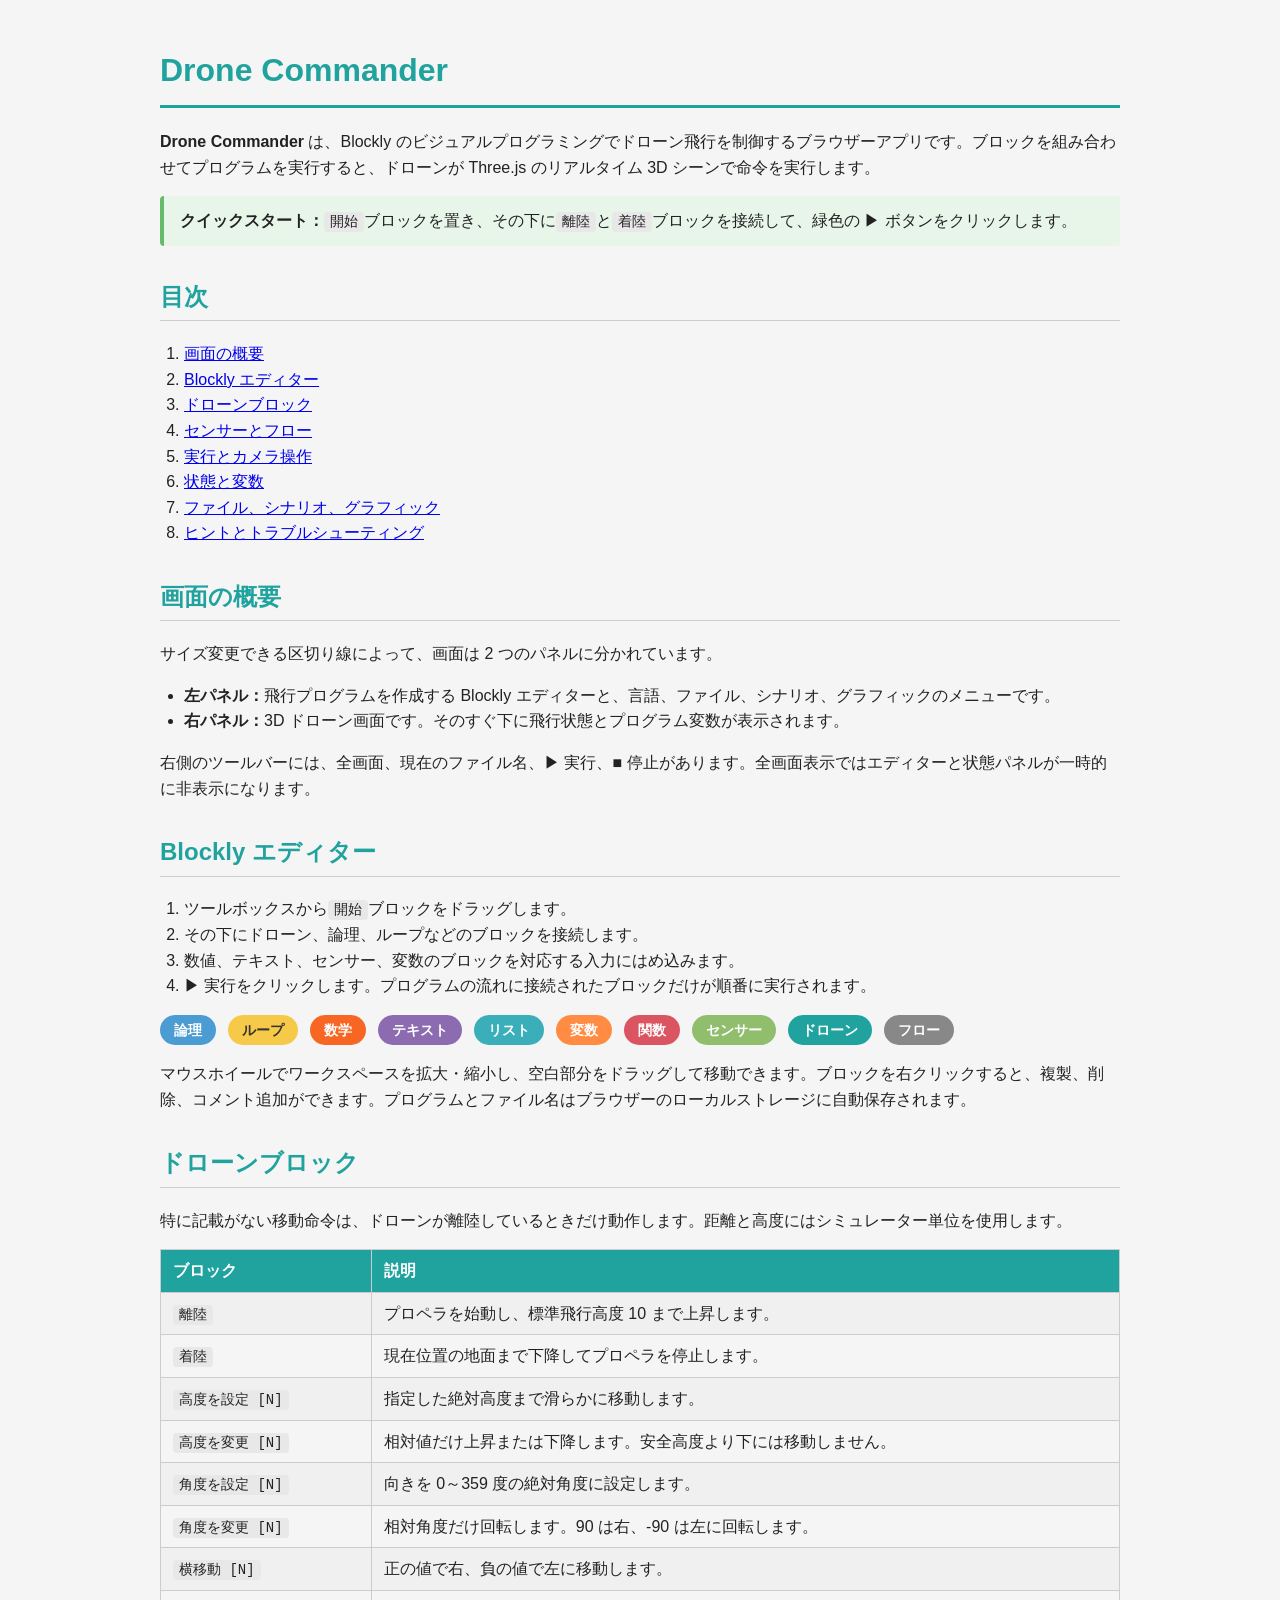
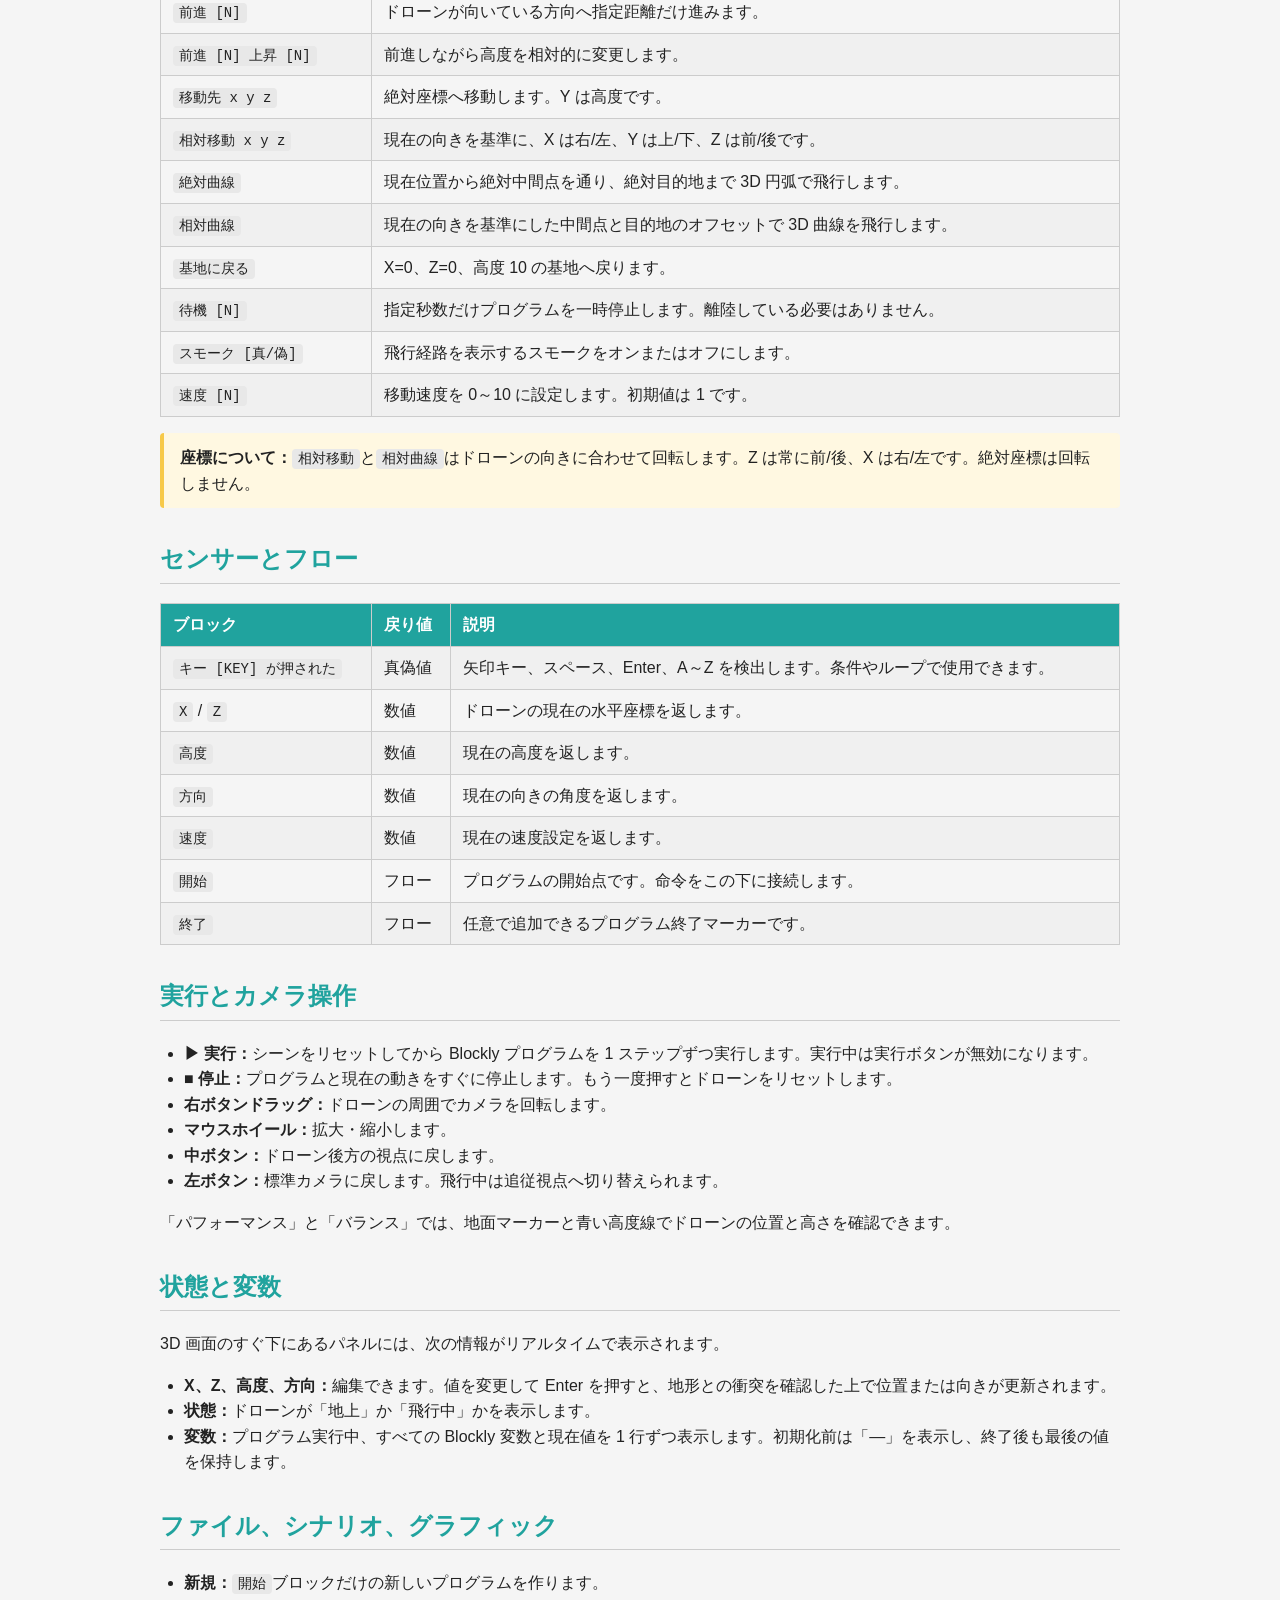
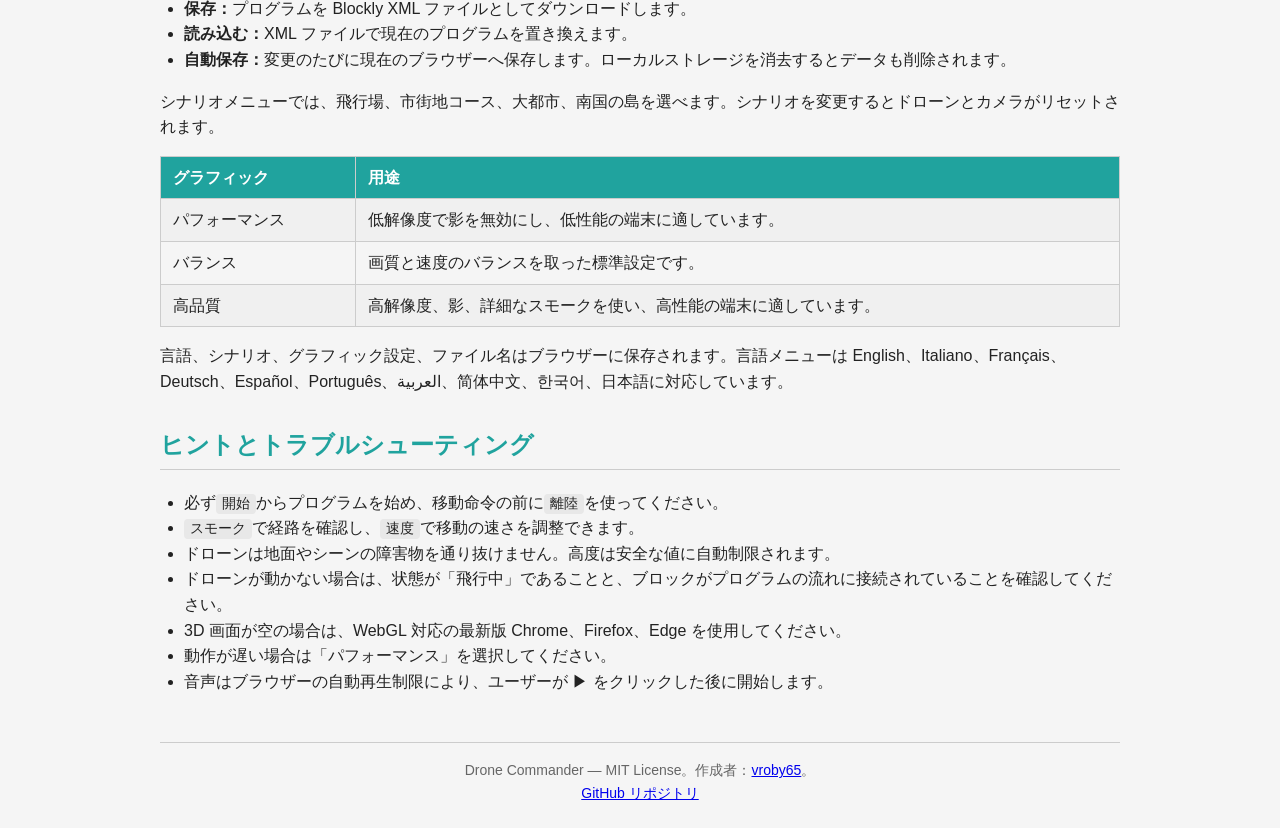
<file: doc/help-ja.html>
<!DOCTYPE html>
<html lang="ja">
<head>
  <meta charset="UTF-8">
  <meta name="viewport" content="width=device-width, initial-scale=1.0">
  <title>Drone Commander - ヘルプ</title>
  <link rel="stylesheet" href="help.css">
</head>
<body>

<h1>Drone Commander</h1>
<p><strong>Drone Commander</strong> は、Blockly のビジュアルプログラミングでドローン飛行を制御するブラウザーアプリです。ブロックを組み合わせてプログラムを実行すると、ドローンが Three.js のリアルタイム 3D シーンで命令を実行します。</p>

<div class="tip"><strong>クイックスタート：</strong><code>開始</code>ブロックを置き、その下に<code>離陸</code>と<code>着陸</code>ブロックを接続して、緑色の ▶ ボタンをクリックします。</div>

<h2>目次</h2>
<ol>
  <li><a href="#interface">画面の概要</a></li>
  <li><a href="#editor">Blockly エディター</a></li>
  <li><a href="#drone-blocks">ドローンブロック</a></li>
  <li><a href="#sensors">センサーとフロー</a></li>
  <li><a href="#controls">実行とカメラ操作</a></li>
  <li><a href="#status">状態と変数</a></li>
  <li><a href="#files">ファイル、シナリオ、グラフィック</a></li>
  <li><a href="#tips">ヒントとトラブルシューティング</a></li>
</ol>

<h2 id="interface">画面の概要</h2>
<p>サイズ変更できる区切り線によって、画面は 2 つのパネルに分かれています。</p>
<ul>
  <li><strong>左パネル：</strong>飛行プログラムを作成する Blockly エディターと、言語、ファイル、シナリオ、グラフィックのメニューです。</li>
  <li><strong>右パネル：</strong>3D ドローン画面です。そのすぐ下に飛行状態とプログラム変数が表示されます。</li>
</ul>
<p>右側のツールバーには、全画面、現在のファイル名、▶ 実行、■ 停止があります。全画面表示ではエディターと状態パネルが一時的に非表示になります。</p>

<h2 id="editor">Blockly エディター</h2>
<ol>
  <li>ツールボックスから<code>開始</code>ブロックをドラッグします。</li>
  <li>その下にドローン、論理、ループなどのブロックを接続します。</li>
  <li>数値、テキスト、センサー、変数のブロックを対応する入力にはめ込みます。</li>
  <li>▶ 実行をクリックします。プログラムの流れに接続されたブロックだけが順番に実行されます。</li>
</ol>

<div class="category-section">
  <span class="category-tag cat-logic">論理</span>
  <span class="category-tag cat-loops">ループ</span>
  <span class="category-tag cat-math">数学</span>
  <span class="category-tag cat-text">テキスト</span>
  <span class="category-tag cat-lists">リスト</span>
  <span class="category-tag cat-variables">変数</span>
  <span class="category-tag cat-functions">関数</span>
  <span class="category-tag cat-sensors">センサー</span>
  <span class="category-tag cat-drone">ドローン</span>
  <span class="category-tag cat-flow">フロー</span>
</div>

<p>マウスホイールでワークスペースを拡大・縮小し、空白部分をドラッグして移動できます。ブロックを右クリックすると、複製、削除、コメント追加ができます。プログラムとファイル名はブラウザーのローカルストレージに自動保存されます。</p>

<h2 id="drone-blocks">ドローンブロック</h2>
<p>特に記載がない移動命令は、ドローンが離陸しているときだけ動作します。距離と高度にはシミュレーター単位を使用します。</p>

<table class="block-table">
  <tr><th>ブロック</th><th>説明</th></tr>
  <tr><td><code>離陸</code></td><td>プロペラを始動し、標準飛行高度 10 まで上昇します。</td></tr>
  <tr><td><code>着陸</code></td><td>現在位置の地面まで下降してプロペラを停止します。</td></tr>
  <tr><td><code>高度を設定 [N]</code></td><td>指定した絶対高度まで滑らかに移動します。</td></tr>
  <tr><td><code>高度を変更 [N]</code></td><td>相対値だけ上昇または下降します。安全高度より下には移動しません。</td></tr>
  <tr><td><code>角度を設定 [N]</code></td><td>向きを 0～359 度の絶対角度に設定します。</td></tr>
  <tr><td><code>角度を変更 [N]</code></td><td>相対角度だけ回転します。90 は右、-90 は左に回転します。</td></tr>
  <tr><td><code>横移動 [N]</code></td><td>正の値で右、負の値で左に移動します。</td></tr>
  <tr><td><code>前進 [N]</code></td><td>ドローンが向いている方向へ指定距離だけ進みます。</td></tr>
  <tr><td><code>前進 [N] 上昇 [N]</code></td><td>前進しながら高度を相対的に変更します。</td></tr>
  <tr><td><code>移動先 x y z</code></td><td>絶対座標へ移動します。Y は高度です。</td></tr>
  <tr><td><code>相対移動 x y z</code></td><td>現在の向きを基準に、X は右/左、Y は上/下、Z は前/後です。</td></tr>
  <tr><td><code>絶対曲線</code></td><td>現在位置から絶対中間点を通り、絶対目的地まで 3D 円弧で飛行します。</td></tr>
  <tr><td><code>相対曲線</code></td><td>現在の向きを基準にした中間点と目的地のオフセットで 3D 曲線を飛行します。</td></tr>
  <tr><td><code>基地に戻る</code></td><td>X=0、Z=0、高度 10 の基地へ戻ります。</td></tr>
  <tr><td><code>待機 [N]</code></td><td>指定秒数だけプログラムを一時停止します。離陸している必要はありません。</td></tr>
  <tr><td><code>スモーク [真/偽]</code></td><td>飛行経路を表示するスモークをオンまたはオフにします。</td></tr>
  <tr><td><code>速度 [N]</code></td><td>移動速度を 0～10 に設定します。初期値は 1 です。</td></tr>
</table>

<div class="note"><strong>座標について：</strong><code>相対移動</code>と<code>相対曲線</code>はドローンの向きに合わせて回転します。Z は常に前/後、X は右/左です。絶対座標は回転しません。</div>

<h2 id="sensors">センサーとフロー</h2>
<table class="block-table">
  <tr><th>ブロック</th><th>戻り値</th><th>説明</th></tr>
  <tr><td><code>キー [KEY] が押された</code></td><td>真偽値</td><td>矢印キー、スペース、Enter、A～Z を検出します。条件やループで使用できます。</td></tr>
  <tr><td><code>X</code> / <code>Z</code></td><td>数値</td><td>ドローンの現在の水平座標を返します。</td></tr>
  <tr><td><code>高度</code></td><td>数値</td><td>現在の高度を返します。</td></tr>
  <tr><td><code>方向</code></td><td>数値</td><td>現在の向きの角度を返します。</td></tr>
  <tr><td><code>速度</code></td><td>数値</td><td>現在の速度設定を返します。</td></tr>
  <tr><td><code>開始</code></td><td>フロー</td><td>プログラムの開始点です。命令をこの下に接続します。</td></tr>
  <tr><td><code>終了</code></td><td>フロー</td><td>任意で追加できるプログラム終了マーカーです。</td></tr>
</table>

<h2 id="controls">実行とカメラ操作</h2>
<ul>
  <li><strong>▶ 実行：</strong>シーンをリセットしてから Blockly プログラムを 1 ステップずつ実行します。実行中は実行ボタンが無効になります。</li>
  <li><strong>■ 停止：</strong>プログラムと現在の動きをすぐに停止します。もう一度押すとドローンをリセットします。</li>
  <li><strong>右ボタンドラッグ：</strong>ドローンの周囲でカメラを回転します。</li>
  <li><strong>マウスホイール：</strong>拡大・縮小します。</li>
  <li><strong>中ボタン：</strong>ドローン後方の視点に戻します。</li>
  <li><strong>左ボタン：</strong>標準カメラに戻します。飛行中は追従視点へ切り替えられます。</li>
</ul>
<p>「パフォーマンス」と「バランス」では、地面マーカーと青い高度線でドローンの位置と高さを確認できます。</p>

<h2 id="status">状態と変数</h2>
<p>3D 画面のすぐ下にあるパネルには、次の情報がリアルタイムで表示されます。</p>
<ul>
  <li><strong>X、Z、高度、方向：</strong>編集できます。値を変更して Enter を押すと、地形との衝突を確認した上で位置または向きが更新されます。</li>
  <li><strong>状態：</strong>ドローンが「地上」か「飛行中」かを表示します。</li>
  <li><strong>変数：</strong>プログラム実行中、すべての Blockly 変数と現在値を 1 行ずつ表示します。初期化前は「—」を表示し、終了後も最後の値を保持します。</li>
</ul>

<h2 id="files">ファイル、シナリオ、グラフィック</h2>
<ul>
  <li><strong>新規：</strong><code>開始</code>ブロックだけの新しいプログラムを作ります。</li>
  <li><strong>保存：</strong>プログラムを Blockly XML ファイルとしてダウンロードします。</li>
  <li><strong>読み込む：</strong>XML ファイルで現在のプログラムを置き換えます。</li>
  <li><strong>自動保存：</strong>変更のたびに現在のブラウザーへ保存します。ローカルストレージを消去するとデータも削除されます。</li>
</ul>
<p>シナリオメニューでは、飛行場、市街地コース、大都市、南国の島を選べます。シナリオを変更するとドローンとカメラがリセットされます。</p>
<table class="block-table">
  <tr><th>グラフィック</th><th>用途</th></tr>
  <tr><td>パフォーマンス</td><td>低解像度で影を無効にし、低性能の端末に適しています。</td></tr>
  <tr><td>バランス</td><td>画質と速度のバランスを取った標準設定です。</td></tr>
  <tr><td>高品質</td><td>高解像度、影、詳細なスモークを使い、高性能の端末に適しています。</td></tr>
</table>
<p>言語、シナリオ、グラフィック設定、ファイル名はブラウザーに保存されます。言語メニューは English、Italiano、Français、Deutsch、Español、Português、العربية、简体中文、한국어、日本語に対応しています。</p>

<h2 id="tips">ヒントとトラブルシューティング</h2>
<ul>
  <li>必ず<code>開始</code>からプログラムを始め、移動命令の前に<code>離陸</code>を使ってください。</li>
  <li><code>スモーク</code>で経路を確認し、<code>速度</code>で移動の速さを調整できます。</li>
  <li>ドローンは地面やシーンの障害物を通り抜けません。高度は安全な値に自動制限されます。</li>
  <li>ドローンが動かない場合は、状態が「飛行中」であることと、ブロックがプログラムの流れに接続されていることを確認してください。</li>
  <li>3D 画面が空の場合は、WebGL 対応の最新版 Chrome、Firefox、Edge を使用してください。</li>
  <li>動作が遅い場合は「パフォーマンス」を選択してください。</li>
  <li>音声はブラウザーの自動再生制限により、ユーザーが ▶ をクリックした後に開始します。</li>
</ul>

<footer>
  Drone Commander — MIT License。作成者：<a href="https://github.com/vroby65">vroby65</a>。<br>
  <a href="https://github.com/vroby65/DroneCommander">GitHub リポジトリ</a>
</footer>

</body>
</html>
</file>
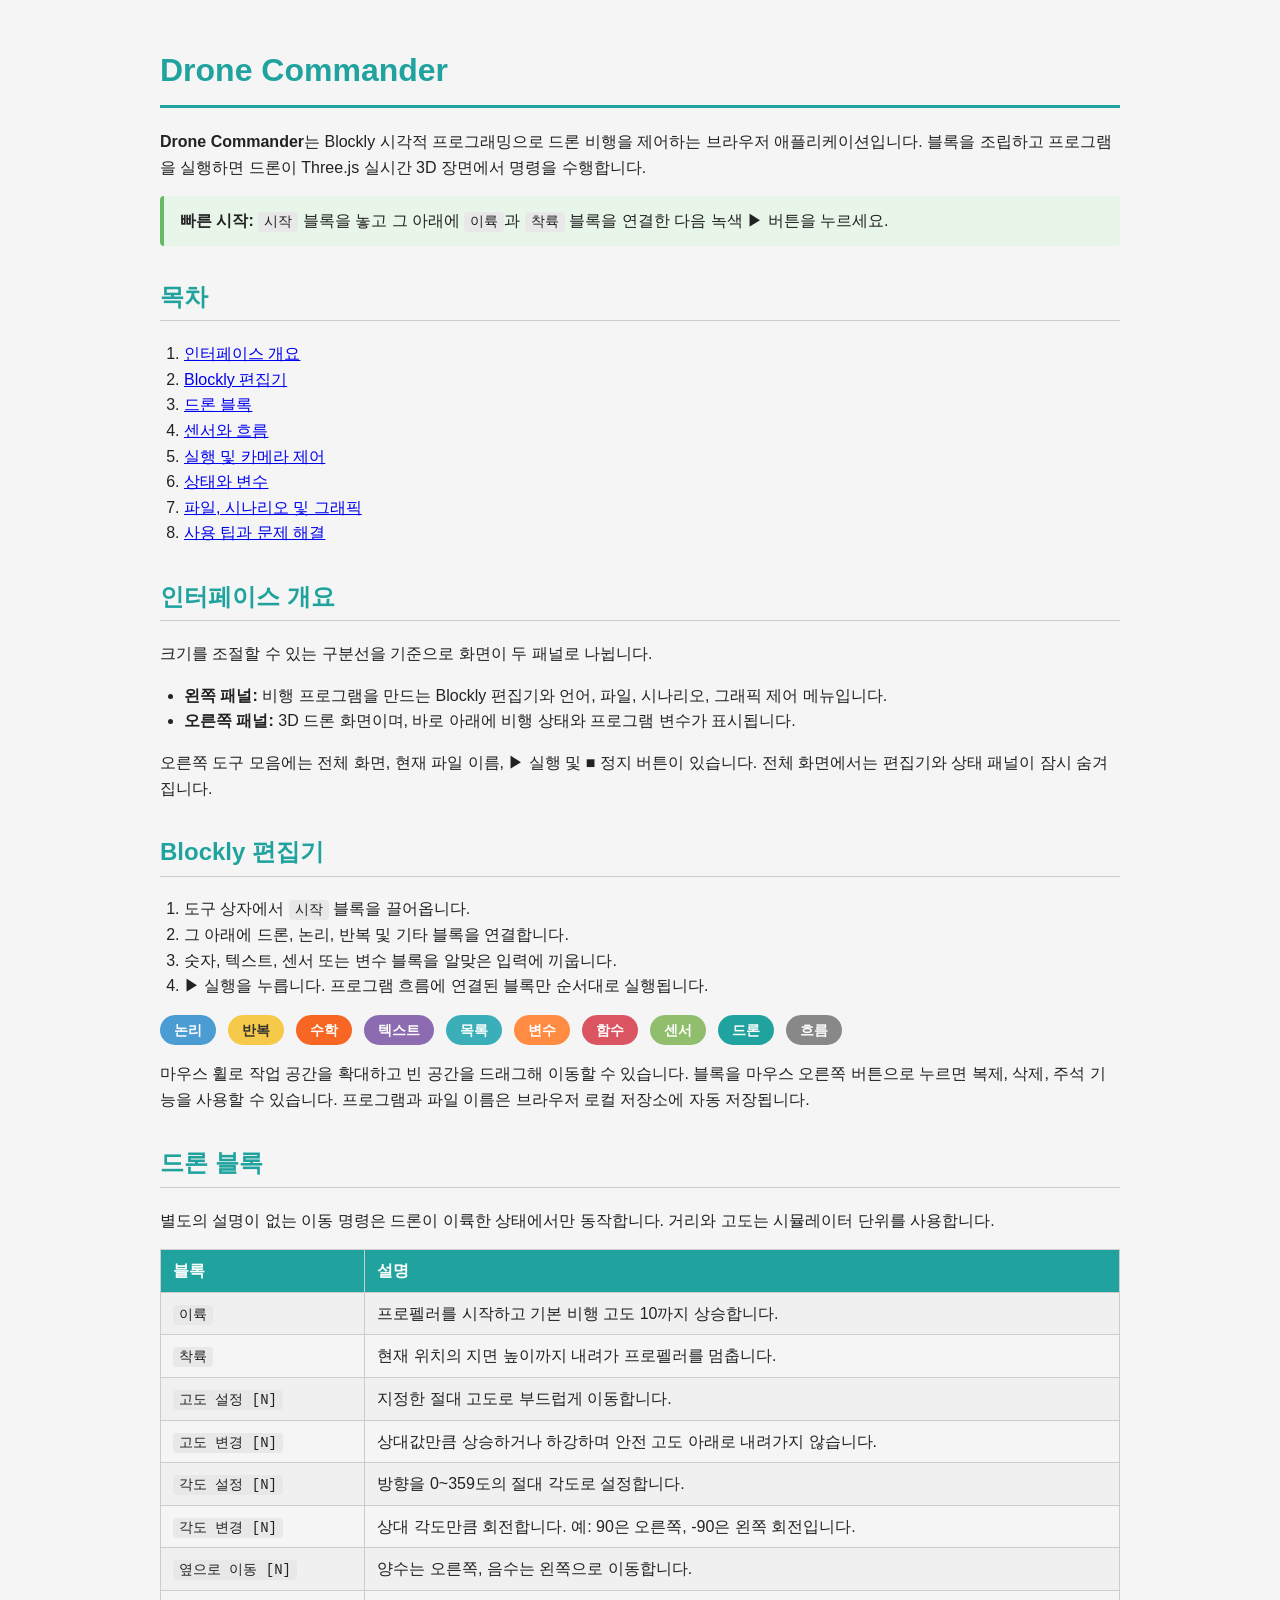
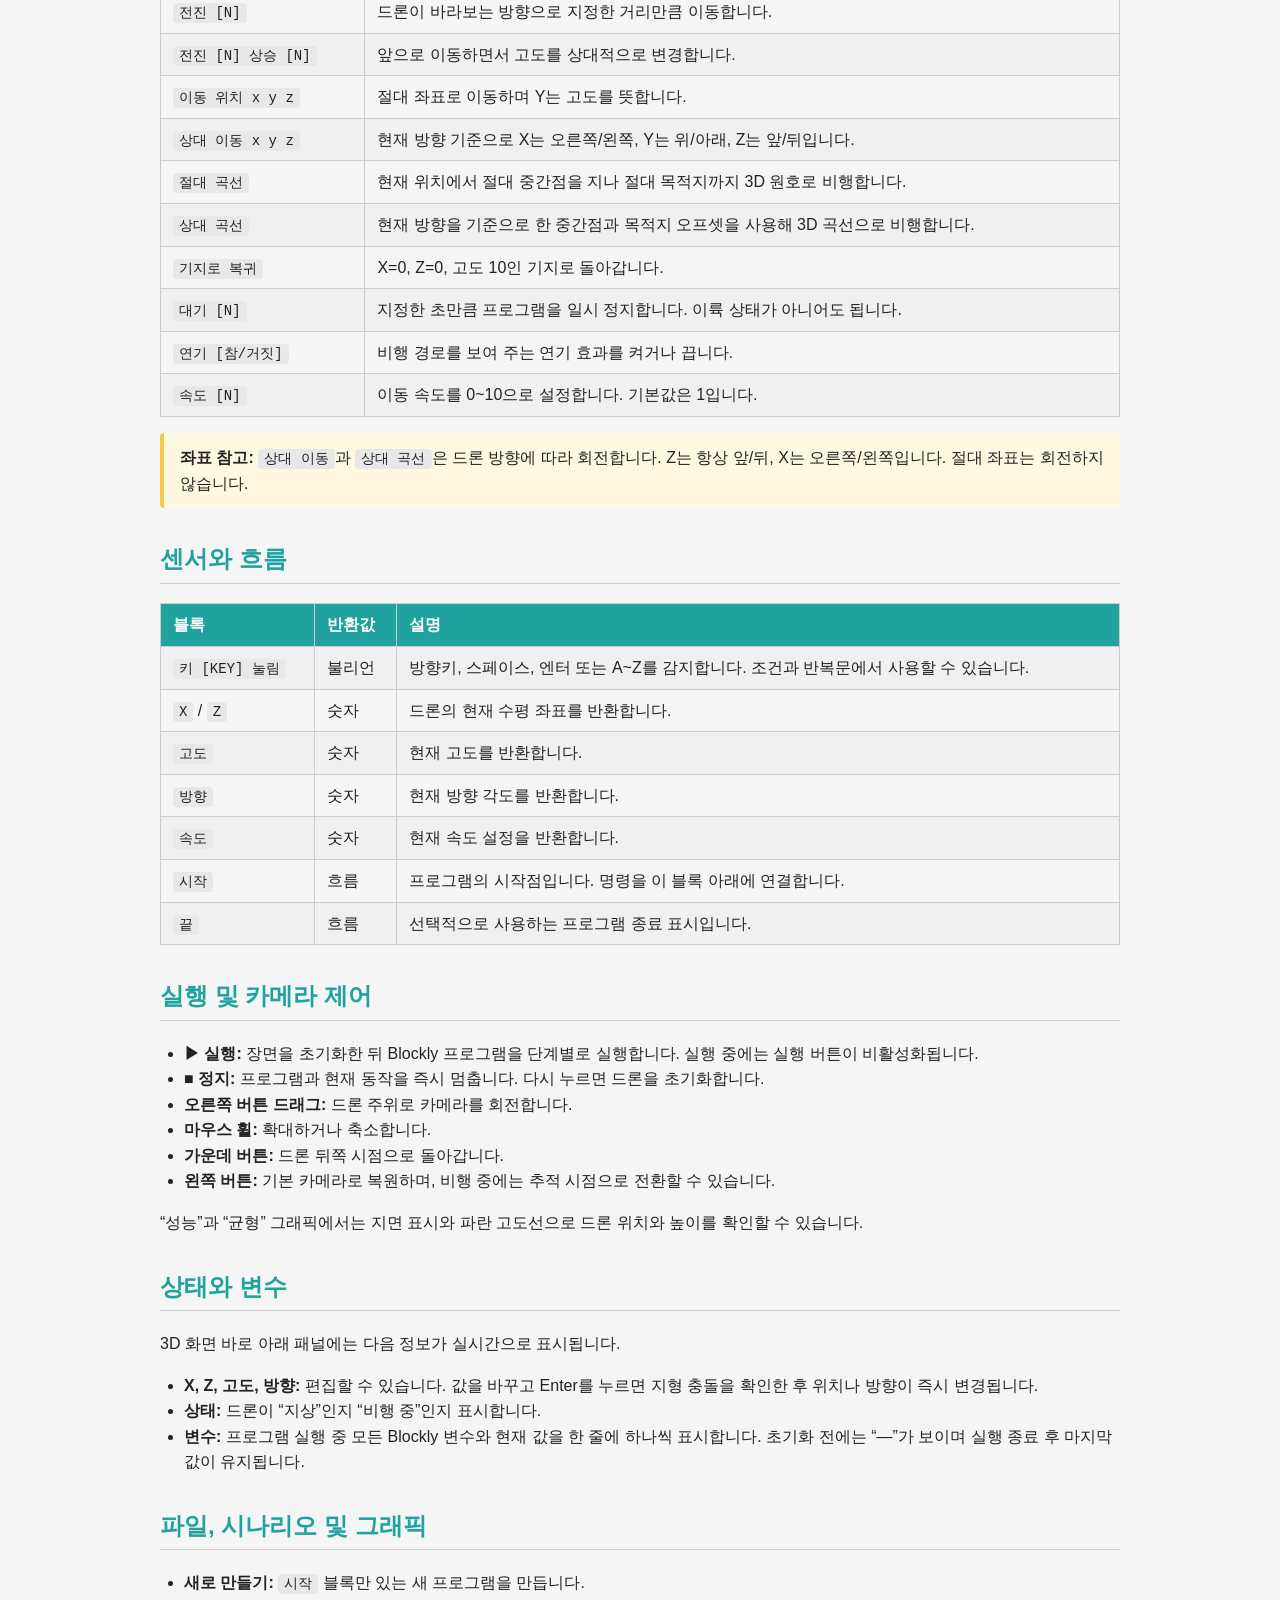
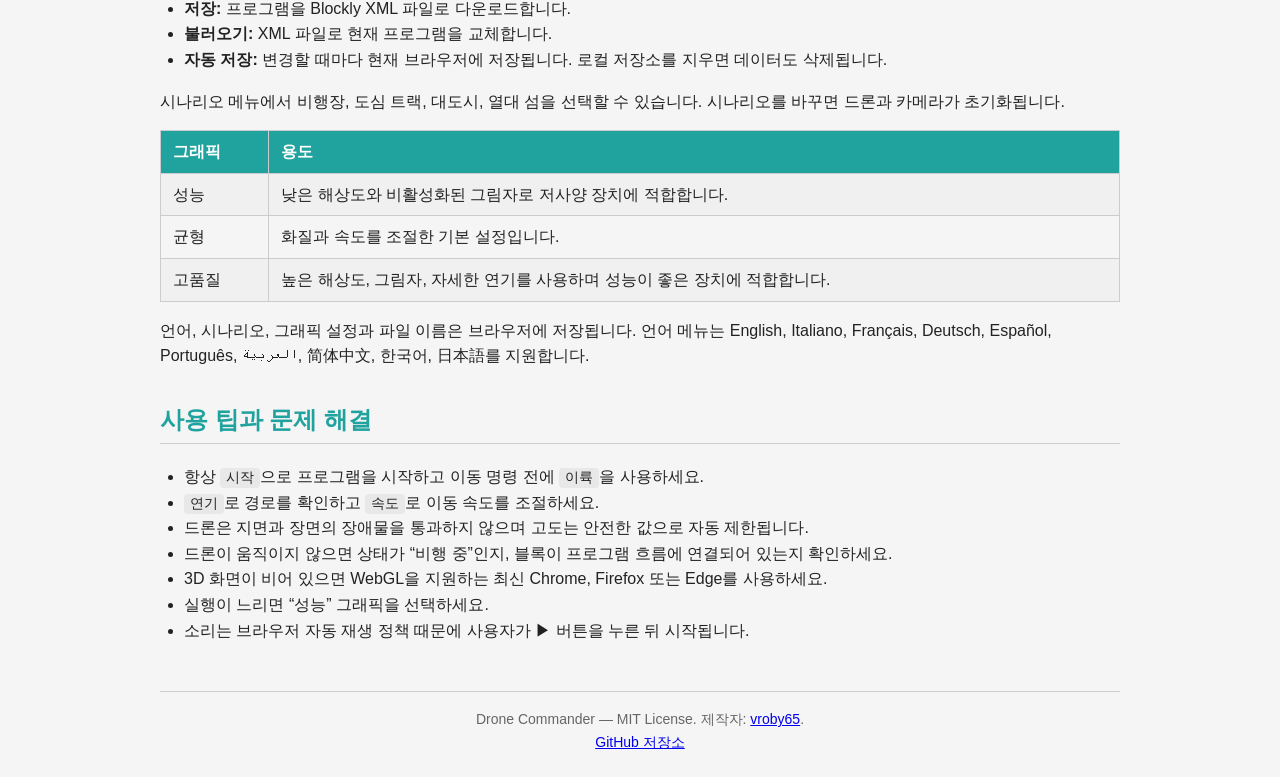
<file: doc/help-ko.html>
<!DOCTYPE html>
<html lang="ko">
<head>
  <meta charset="UTF-8">
  <meta name="viewport" content="width=device-width, initial-scale=1.0">
  <title>Drone Commander - 도움말</title>
  <link rel="stylesheet" href="help.css">
</head>
<body>

<h1>Drone Commander</h1>
<p><strong>Drone Commander</strong>는 Blockly 시각적 프로그래밍으로 드론 비행을 제어하는 브라우저 애플리케이션입니다. 블록을 조립하고 프로그램을 실행하면 드론이 Three.js 실시간 3D 장면에서 명령을 수행합니다.</p>

<div class="tip"><strong>빠른 시작:</strong> <code>시작</code> 블록을 놓고 그 아래에 <code>이륙</code>과 <code>착륙</code> 블록을 연결한 다음 녹색 ▶ 버튼을 누르세요.</div>

<h2>목차</h2>
<ol>
  <li><a href="#interface">인터페이스 개요</a></li>
  <li><a href="#editor">Blockly 편집기</a></li>
  <li><a href="#drone-blocks">드론 블록</a></li>
  <li><a href="#sensors">센서와 흐름</a></li>
  <li><a href="#controls">실행 및 카메라 제어</a></li>
  <li><a href="#status">상태와 변수</a></li>
  <li><a href="#files">파일, 시나리오 및 그래픽</a></li>
  <li><a href="#tips">사용 팁과 문제 해결</a></li>
</ol>

<h2 id="interface">인터페이스 개요</h2>
<p>크기를 조절할 수 있는 구분선을 기준으로 화면이 두 패널로 나뉩니다.</p>
<ul>
  <li><strong>왼쪽 패널:</strong> 비행 프로그램을 만드는 Blockly 편집기와 언어, 파일, 시나리오, 그래픽 제어 메뉴입니다.</li>
  <li><strong>오른쪽 패널:</strong> 3D 드론 화면이며, 바로 아래에 비행 상태와 프로그램 변수가 표시됩니다.</li>
</ul>
<p>오른쪽 도구 모음에는 전체 화면, 현재 파일 이름, ▶ 실행 및 ■ 정지 버튼이 있습니다. 전체 화면에서는 편집기와 상태 패널이 잠시 숨겨집니다.</p>

<h2 id="editor">Blockly 편집기</h2>
<ol>
  <li>도구 상자에서 <code>시작</code> 블록을 끌어옵니다.</li>
  <li>그 아래에 드론, 논리, 반복 및 기타 블록을 연결합니다.</li>
  <li>숫자, 텍스트, 센서 또는 변수 블록을 알맞은 입력에 끼웁니다.</li>
  <li>▶ 실행을 누릅니다. 프로그램 흐름에 연결된 블록만 순서대로 실행됩니다.</li>
</ol>

<div class="category-section">
  <span class="category-tag cat-logic">논리</span>
  <span class="category-tag cat-loops">반복</span>
  <span class="category-tag cat-math">수학</span>
  <span class="category-tag cat-text">텍스트</span>
  <span class="category-tag cat-lists">목록</span>
  <span class="category-tag cat-variables">변수</span>
  <span class="category-tag cat-functions">함수</span>
  <span class="category-tag cat-sensors">센서</span>
  <span class="category-tag cat-drone">드론</span>
  <span class="category-tag cat-flow">흐름</span>
</div>

<p>마우스 휠로 작업 공간을 확대하고 빈 공간을 드래그해 이동할 수 있습니다. 블록을 마우스 오른쪽 버튼으로 누르면 복제, 삭제, 주석 기능을 사용할 수 있습니다. 프로그램과 파일 이름은 브라우저 로컬 저장소에 자동 저장됩니다.</p>

<h2 id="drone-blocks">드론 블록</h2>
<p>별도의 설명이 없는 이동 명령은 드론이 이륙한 상태에서만 동작합니다. 거리와 고도는 시뮬레이터 단위를 사용합니다.</p>

<table class="block-table">
  <tr><th>블록</th><th>설명</th></tr>
  <tr><td><code>이륙</code></td><td>프로펠러를 시작하고 기본 비행 고도 10까지 상승합니다.</td></tr>
  <tr><td><code>착륙</code></td><td>현재 위치의 지면 높이까지 내려가 프로펠러를 멈춥니다.</td></tr>
  <tr><td><code>고도 설정 [N]</code></td><td>지정한 절대 고도로 부드럽게 이동합니다.</td></tr>
  <tr><td><code>고도 변경 [N]</code></td><td>상대값만큼 상승하거나 하강하며 안전 고도 아래로 내려가지 않습니다.</td></tr>
  <tr><td><code>각도 설정 [N]</code></td><td>방향을 0~359도의 절대 각도로 설정합니다.</td></tr>
  <tr><td><code>각도 변경 [N]</code></td><td>상대 각도만큼 회전합니다. 예: 90은 오른쪽, -90은 왼쪽 회전입니다.</td></tr>
  <tr><td><code>옆으로 이동 [N]</code></td><td>양수는 오른쪽, 음수는 왼쪽으로 이동합니다.</td></tr>
  <tr><td><code>전진 [N]</code></td><td>드론이 바라보는 방향으로 지정한 거리만큼 이동합니다.</td></tr>
  <tr><td><code>전진 [N] 상승 [N]</code></td><td>앞으로 이동하면서 고도를 상대적으로 변경합니다.</td></tr>
  <tr><td><code>이동 위치 x y z</code></td><td>절대 좌표로 이동하며 Y는 고도를 뜻합니다.</td></tr>
  <tr><td><code>상대 이동 x y z</code></td><td>현재 방향 기준으로 X는 오른쪽/왼쪽, Y는 위/아래, Z는 앞/뒤입니다.</td></tr>
  <tr><td><code>절대 곡선</code></td><td>현재 위치에서 절대 중간점을 지나 절대 목적지까지 3D 원호로 비행합니다.</td></tr>
  <tr><td><code>상대 곡선</code></td><td>현재 방향을 기준으로 한 중간점과 목적지 오프셋을 사용해 3D 곡선으로 비행합니다.</td></tr>
  <tr><td><code>기지로 복귀</code></td><td>X=0, Z=0, 고도 10인 기지로 돌아갑니다.</td></tr>
  <tr><td><code>대기 [N]</code></td><td>지정한 초만큼 프로그램을 일시 정지합니다. 이륙 상태가 아니어도 됩니다.</td></tr>
  <tr><td><code>연기 [참/거짓]</code></td><td>비행 경로를 보여 주는 연기 효과를 켜거나 끕니다.</td></tr>
  <tr><td><code>속도 [N]</code></td><td>이동 속도를 0~10으로 설정합니다. 기본값은 1입니다.</td></tr>
</table>

<div class="note"><strong>좌표 참고:</strong> <code>상대 이동</code>과 <code>상대 곡선</code>은 드론 방향에 따라 회전합니다. Z는 항상 앞/뒤, X는 오른쪽/왼쪽입니다. 절대 좌표는 회전하지 않습니다.</div>

<h2 id="sensors">센서와 흐름</h2>
<table class="block-table">
  <tr><th>블록</th><th>반환값</th><th>설명</th></tr>
  <tr><td><code>키 [KEY] 눌림</code></td><td>불리언</td><td>방향키, 스페이스, 엔터 또는 A~Z를 감지합니다. 조건과 반복문에서 사용할 수 있습니다.</td></tr>
  <tr><td><code>X</code> / <code>Z</code></td><td>숫자</td><td>드론의 현재 수평 좌표를 반환합니다.</td></tr>
  <tr><td><code>고도</code></td><td>숫자</td><td>현재 고도를 반환합니다.</td></tr>
  <tr><td><code>방향</code></td><td>숫자</td><td>현재 방향 각도를 반환합니다.</td></tr>
  <tr><td><code>속도</code></td><td>숫자</td><td>현재 속도 설정을 반환합니다.</td></tr>
  <tr><td><code>시작</code></td><td>흐름</td><td>프로그램의 시작점입니다. 명령을 이 블록 아래에 연결합니다.</td></tr>
  <tr><td><code>끝</code></td><td>흐름</td><td>선택적으로 사용하는 프로그램 종료 표시입니다.</td></tr>
</table>

<h2 id="controls">실행 및 카메라 제어</h2>
<ul>
  <li><strong>▶ 실행:</strong> 장면을 초기화한 뒤 Blockly 프로그램을 단계별로 실행합니다. 실행 중에는 실행 버튼이 비활성화됩니다.</li>
  <li><strong>■ 정지:</strong> 프로그램과 현재 동작을 즉시 멈춥니다. 다시 누르면 드론을 초기화합니다.</li>
  <li><strong>오른쪽 버튼 드래그:</strong> 드론 주위로 카메라를 회전합니다.</li>
  <li><strong>마우스 휠:</strong> 확대하거나 축소합니다.</li>
  <li><strong>가운데 버튼:</strong> 드론 뒤쪽 시점으로 돌아갑니다.</li>
  <li><strong>왼쪽 버튼:</strong> 기본 카메라로 복원하며, 비행 중에는 추적 시점으로 전환할 수 있습니다.</li>
</ul>
<p>“성능”과 “균형” 그래픽에서는 지면 표시와 파란 고도선으로 드론 위치와 높이를 확인할 수 있습니다.</p>

<h2 id="status">상태와 변수</h2>
<p>3D 화면 바로 아래 패널에는 다음 정보가 실시간으로 표시됩니다.</p>
<ul>
  <li><strong>X, Z, 고도, 방향:</strong> 편집할 수 있습니다. 값을 바꾸고 Enter를 누르면 지형 충돌을 확인한 후 위치나 방향이 즉시 변경됩니다.</li>
  <li><strong>상태:</strong> 드론이 “지상”인지 “비행 중”인지 표시합니다.</li>
  <li><strong>변수:</strong> 프로그램 실행 중 모든 Blockly 변수와 현재 값을 한 줄에 하나씩 표시합니다. 초기화 전에는 “—”가 보이며 실행 종료 후 마지막 값이 유지됩니다.</li>
</ul>

<h2 id="files">파일, 시나리오 및 그래픽</h2>
<ul>
  <li><strong>새로 만들기:</strong> <code>시작</code> 블록만 있는 새 프로그램을 만듭니다.</li>
  <li><strong>저장:</strong> 프로그램을 Blockly XML 파일로 다운로드합니다.</li>
  <li><strong>불러오기:</strong> XML 파일로 현재 프로그램을 교체합니다.</li>
  <li><strong>자동 저장:</strong> 변경할 때마다 현재 브라우저에 저장됩니다. 로컬 저장소를 지우면 데이터도 삭제됩니다.</li>
</ul>
<p>시나리오 메뉴에서 비행장, 도심 트랙, 대도시, 열대 섬을 선택할 수 있습니다. 시나리오를 바꾸면 드론과 카메라가 초기화됩니다.</p>
<table class="block-table">
  <tr><th>그래픽</th><th>용도</th></tr>
  <tr><td>성능</td><td>낮은 해상도와 비활성화된 그림자로 저사양 장치에 적합합니다.</td></tr>
  <tr><td>균형</td><td>화질과 속도를 조절한 기본 설정입니다.</td></tr>
  <tr><td>고품질</td><td>높은 해상도, 그림자, 자세한 연기를 사용하며 성능이 좋은 장치에 적합합니다.</td></tr>
</table>
<p>언어, 시나리오, 그래픽 설정과 파일 이름은 브라우저에 저장됩니다. 언어 메뉴는 English, Italiano, Français, Deutsch, Español, Português, العربية, 简体中文, 한국어, 日本語를 지원합니다.</p>

<h2 id="tips">사용 팁과 문제 해결</h2>
<ul>
  <li>항상 <code>시작</code>으로 프로그램을 시작하고 이동 명령 전에 <code>이륙</code>을 사용하세요.</li>
  <li><code>연기</code>로 경로를 확인하고 <code>속도</code>로 이동 속도를 조절하세요.</li>
  <li>드론은 지면과 장면의 장애물을 통과하지 않으며 고도는 안전한 값으로 자동 제한됩니다.</li>
  <li>드론이 움직이지 않으면 상태가 “비행 중”인지, 블록이 프로그램 흐름에 연결되어 있는지 확인하세요.</li>
  <li>3D 화면이 비어 있으면 WebGL을 지원하는 최신 Chrome, Firefox 또는 Edge를 사용하세요.</li>
  <li>실행이 느리면 “성능” 그래픽을 선택하세요.</li>
  <li>소리는 브라우저 자동 재생 정책 때문에 사용자가 ▶ 버튼을 누른 뒤 시작됩니다.</li>
</ul>

<footer>
  Drone Commander — MIT License. 제작자: <a href="https://github.com/vroby65">vroby65</a>.<br>
  <a href="https://github.com/vroby65/DroneCommander">GitHub 저장소</a>
</footer>

</body>
</html>
</file>
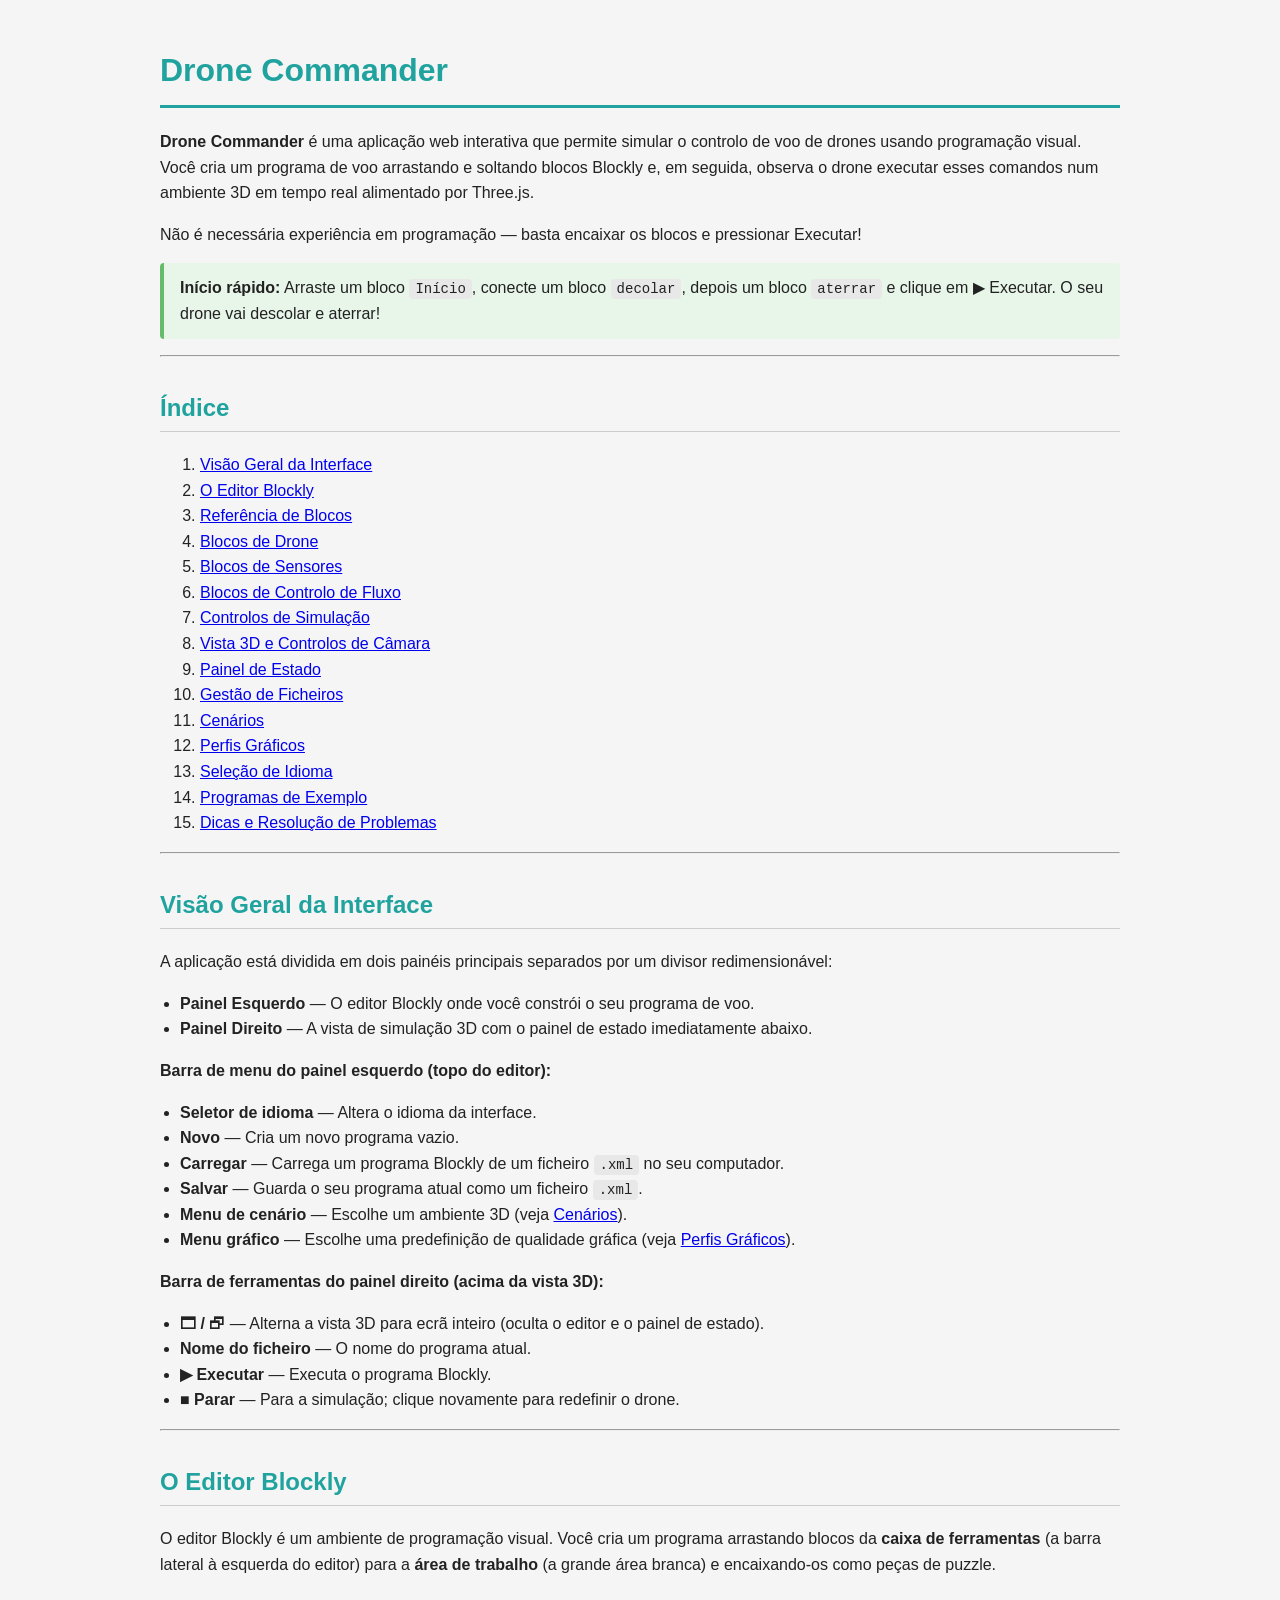
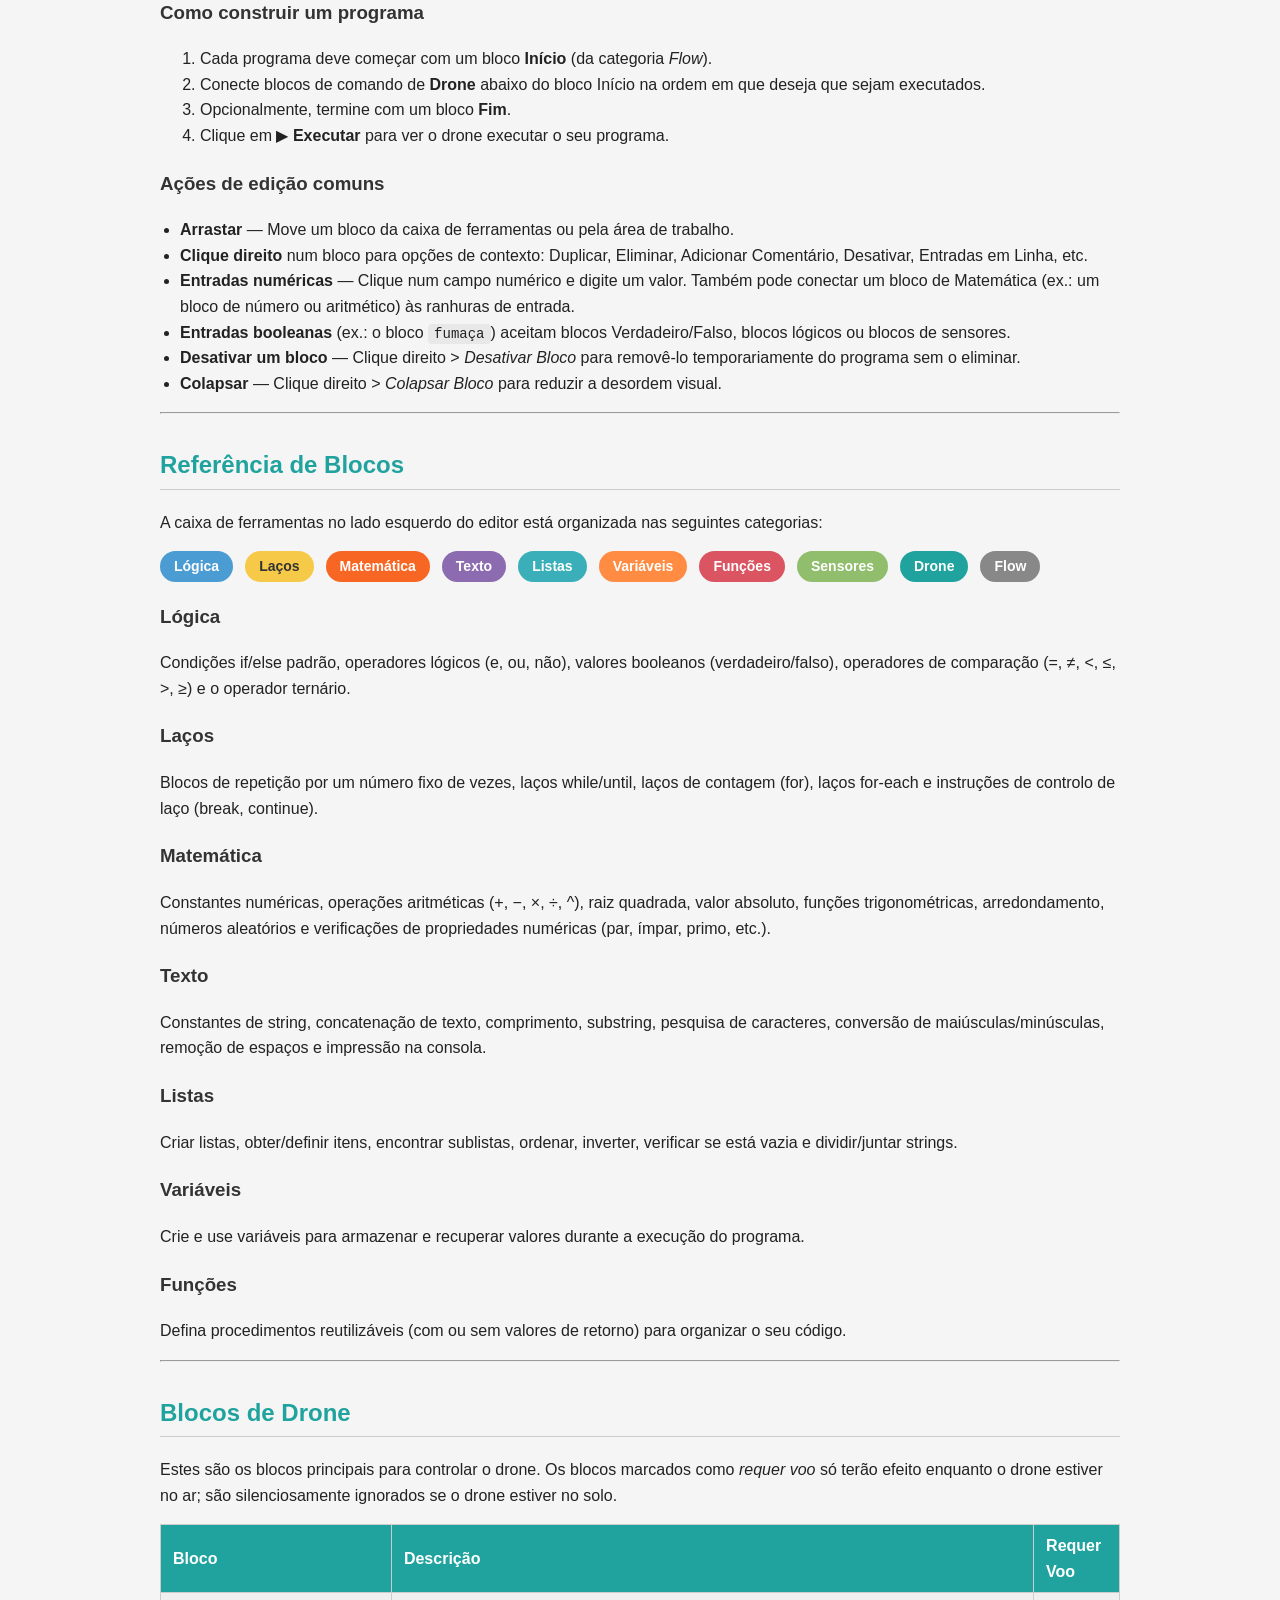
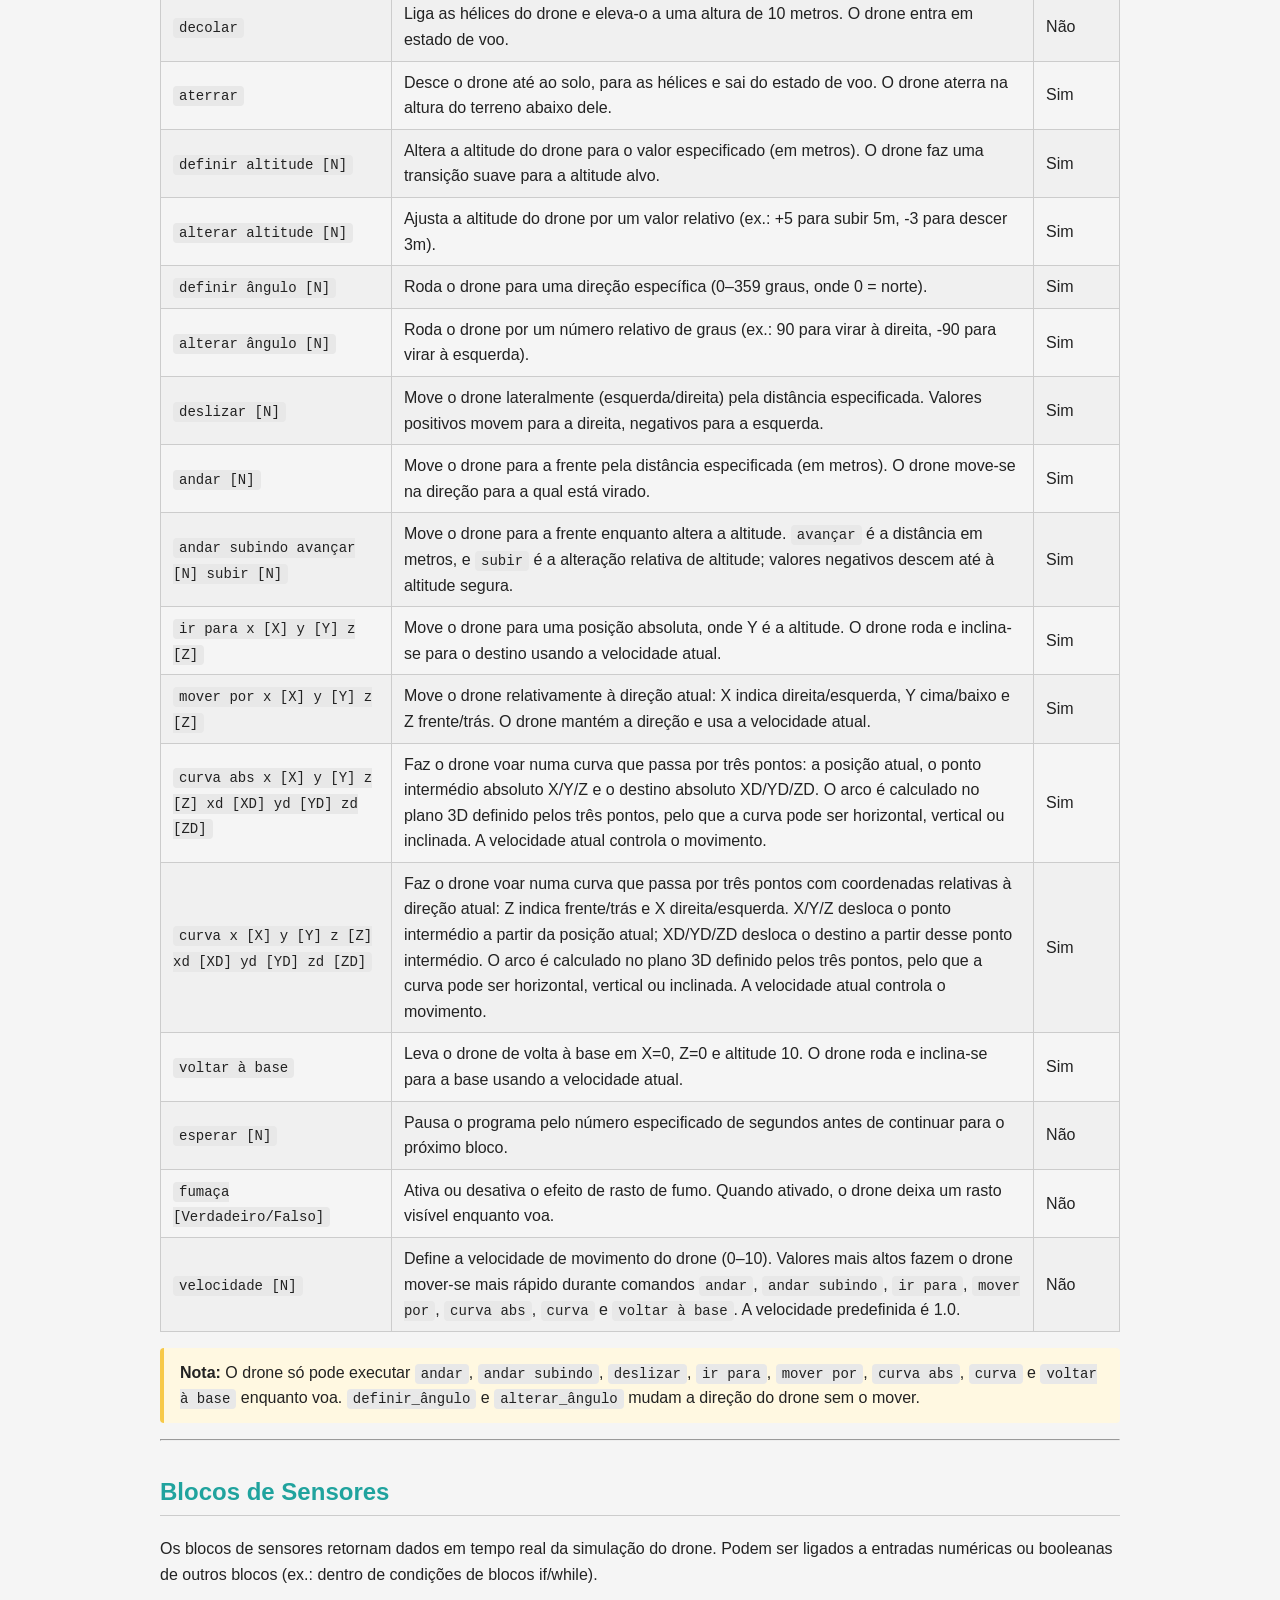
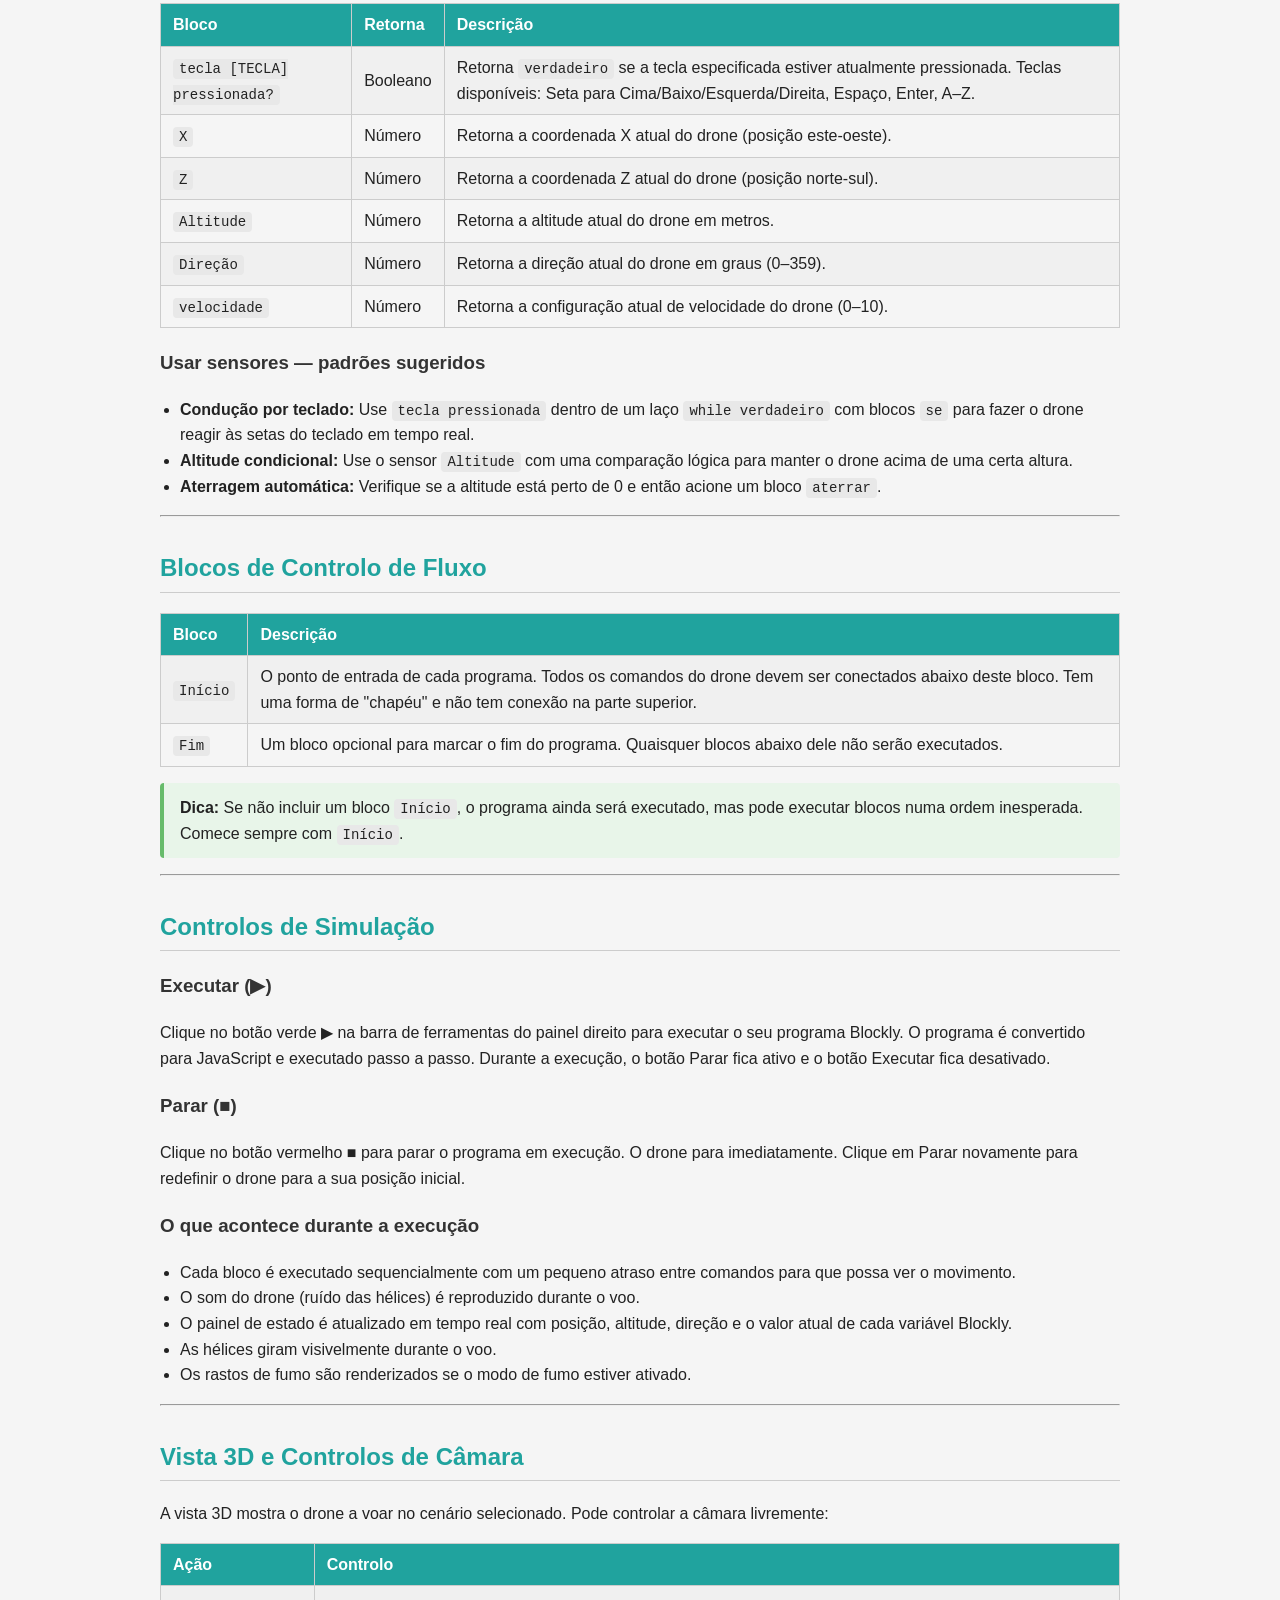
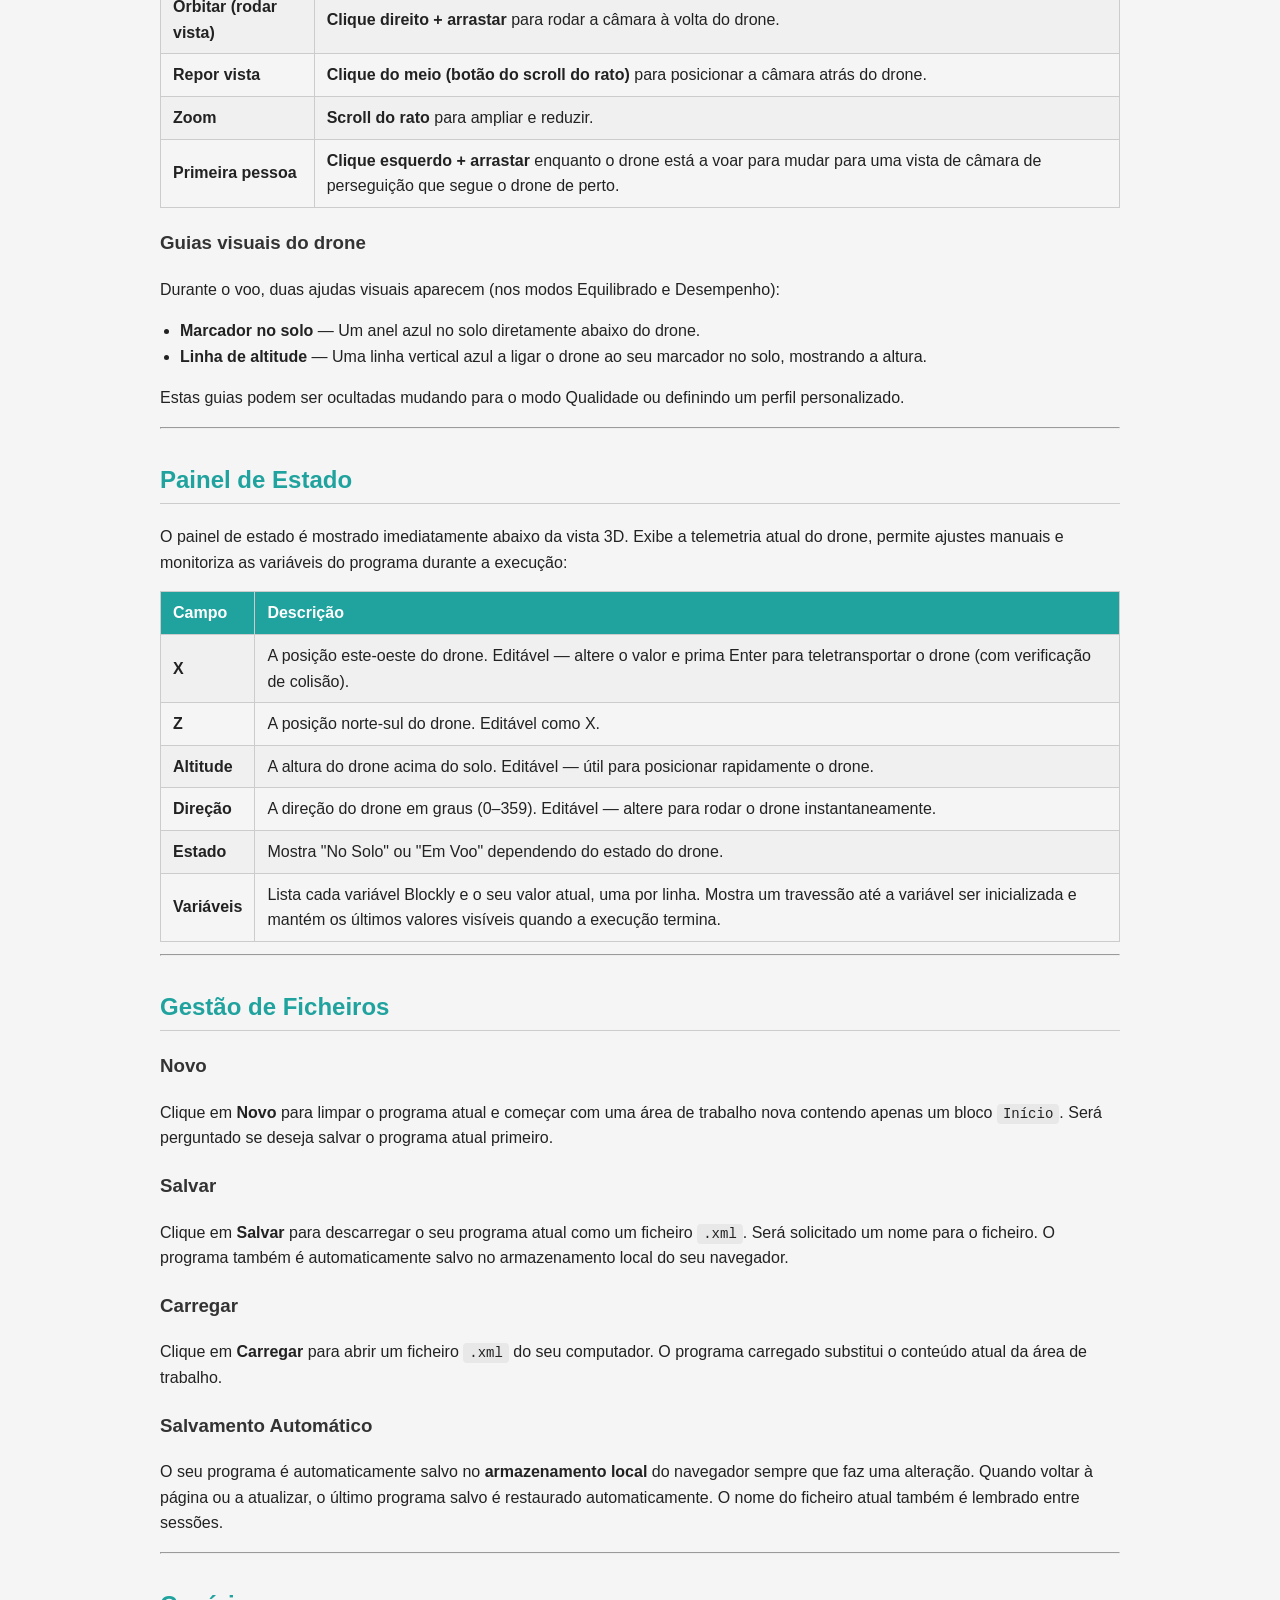
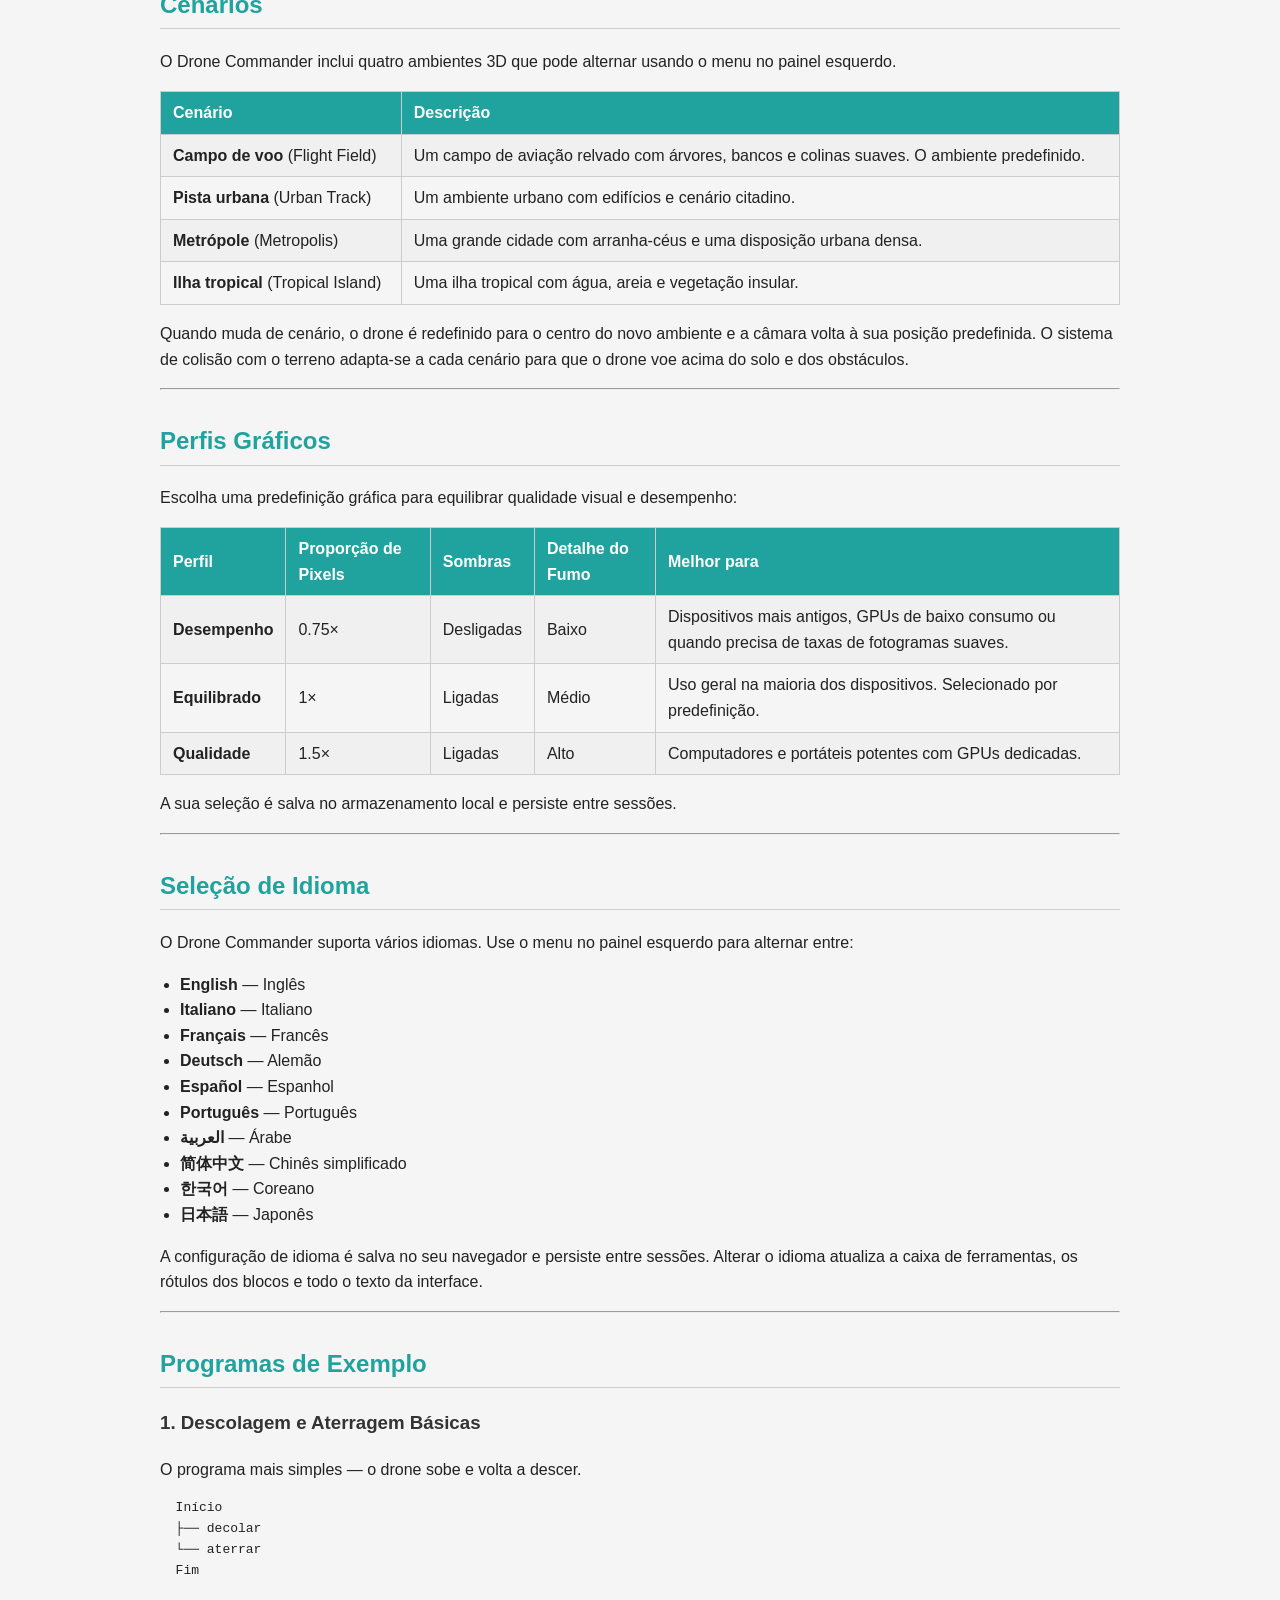
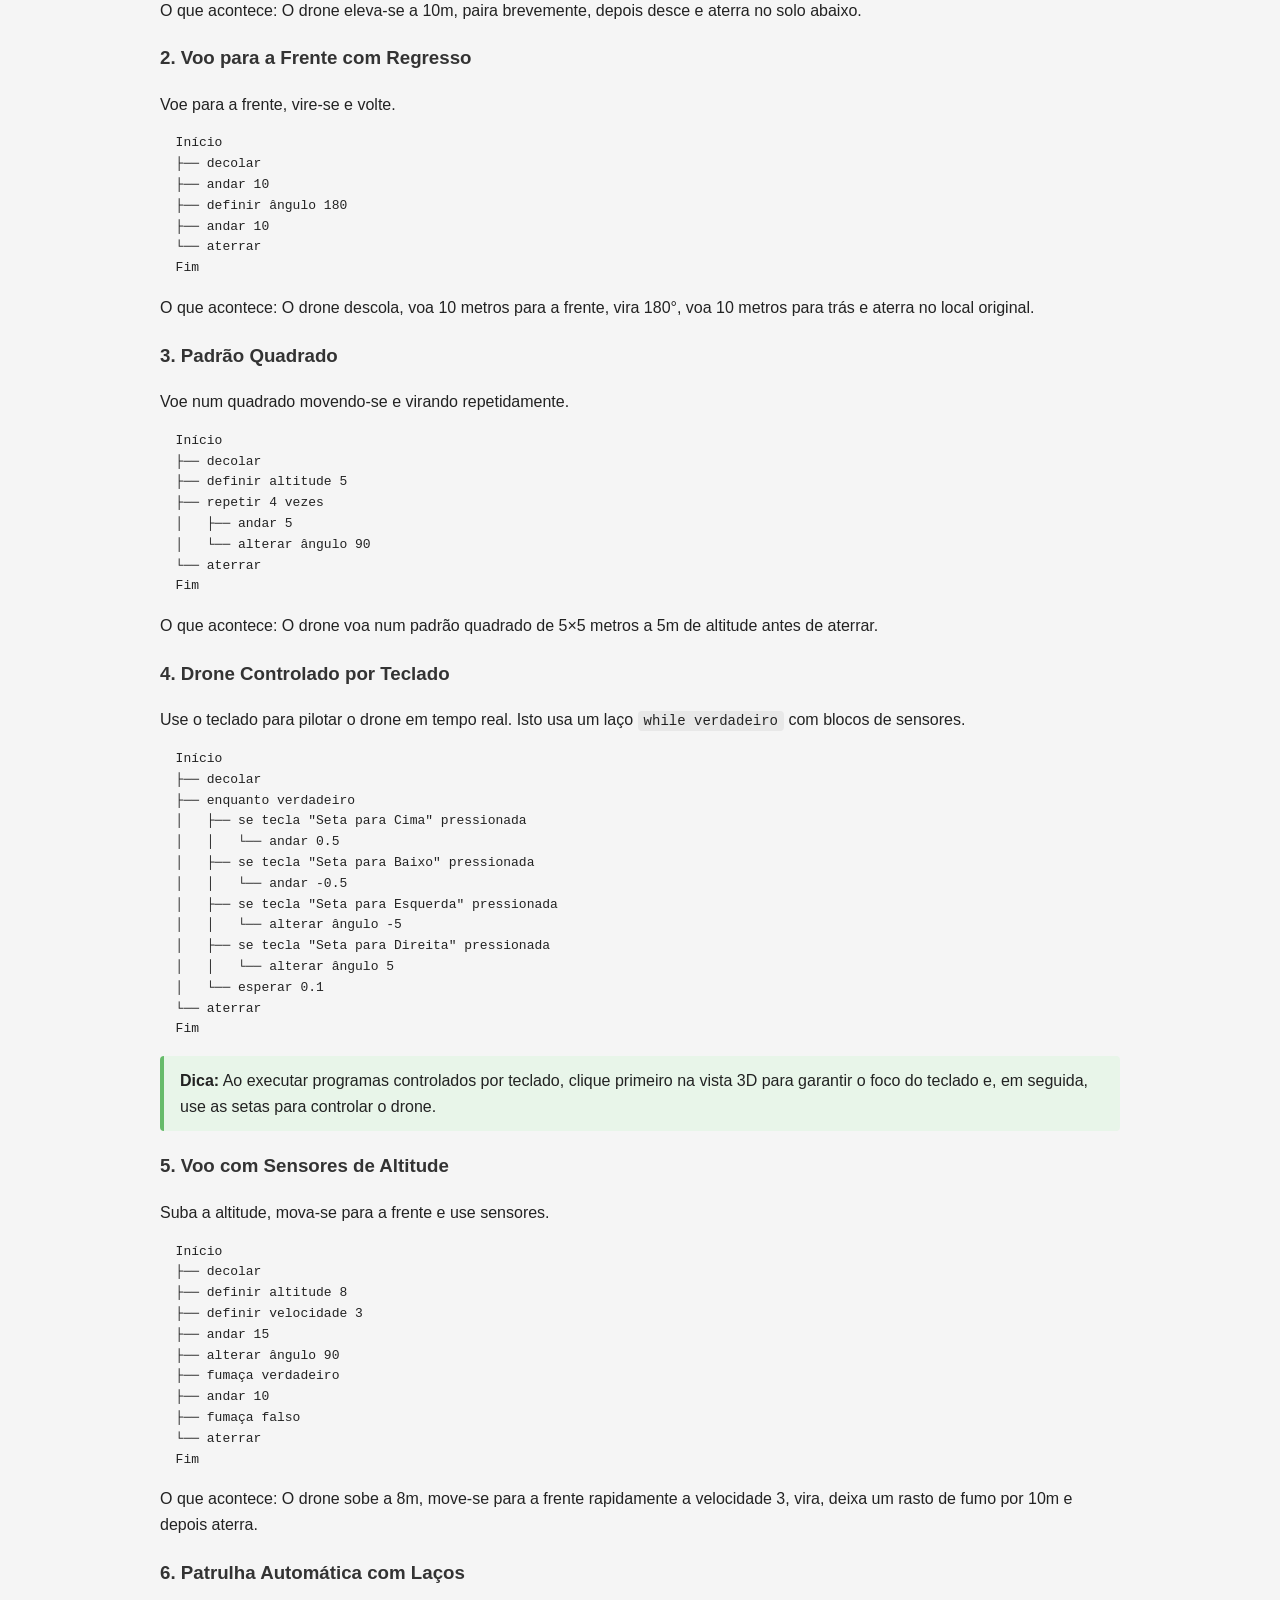
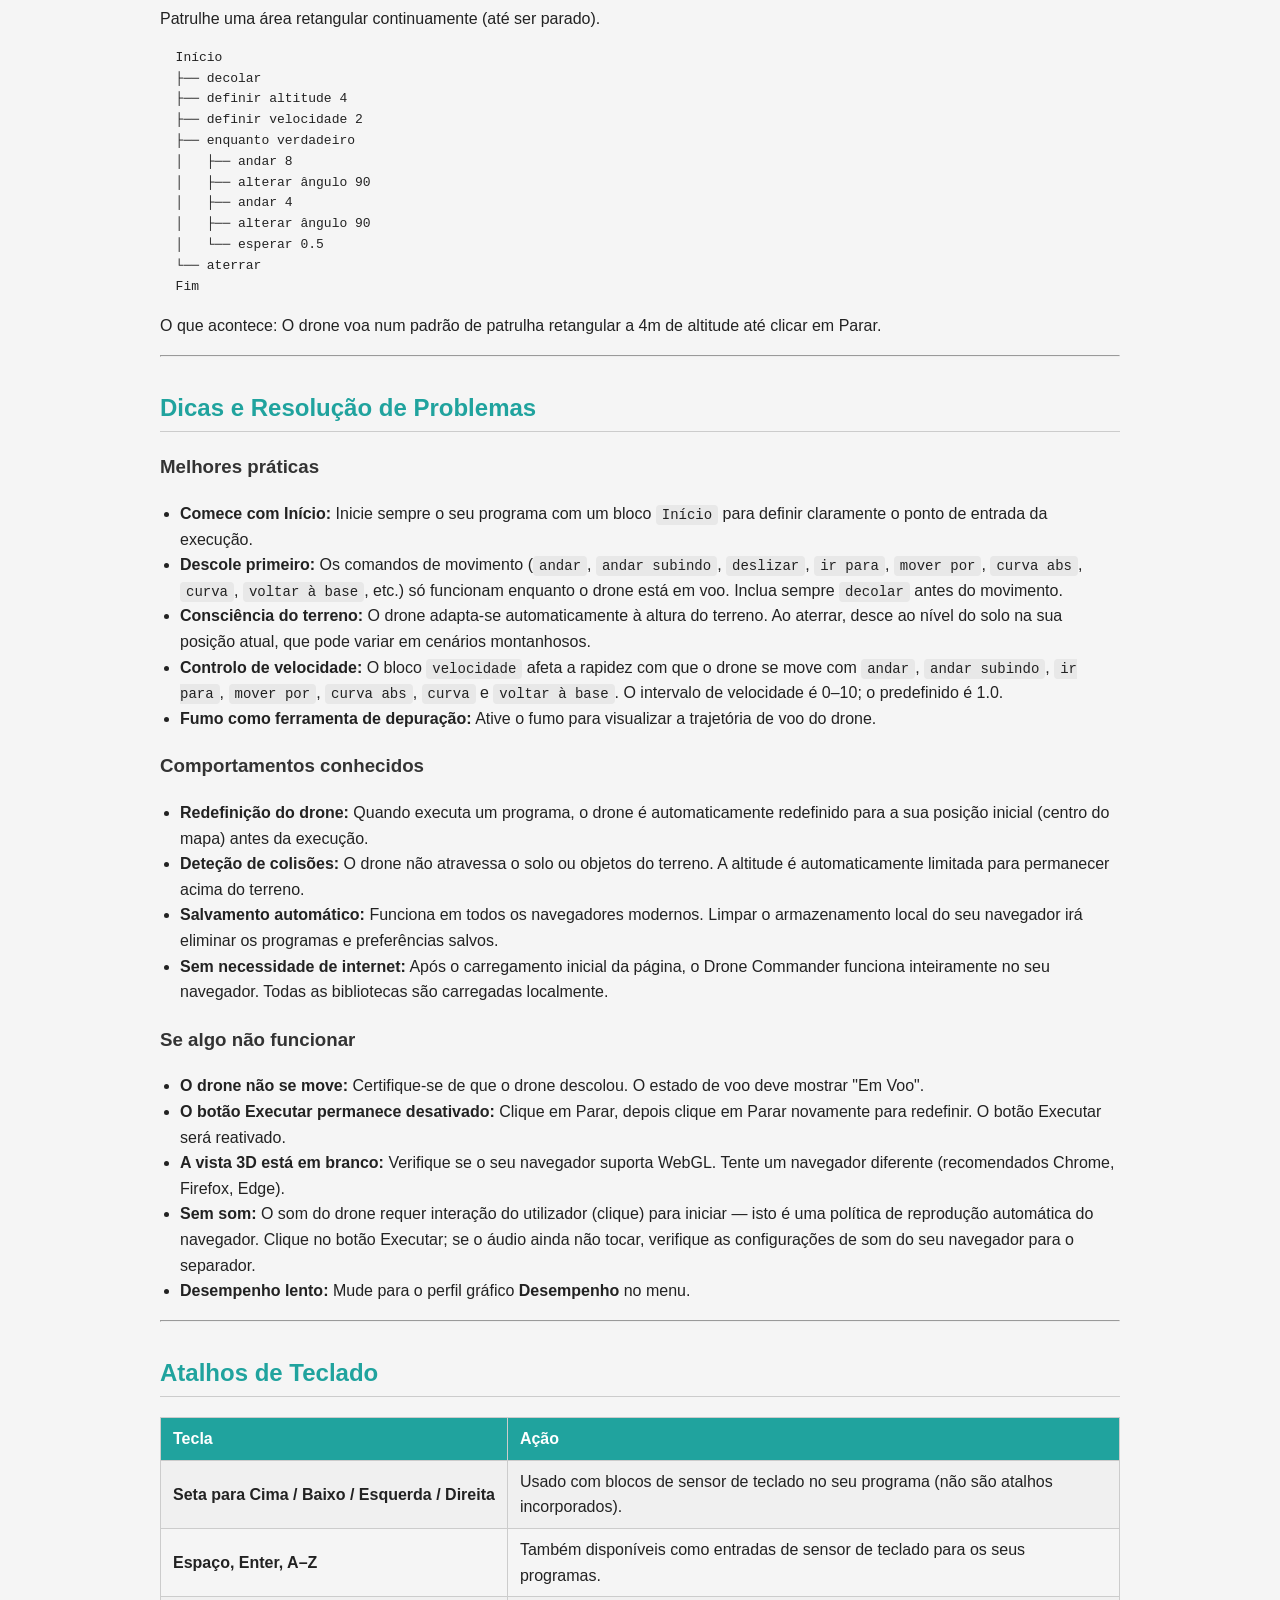
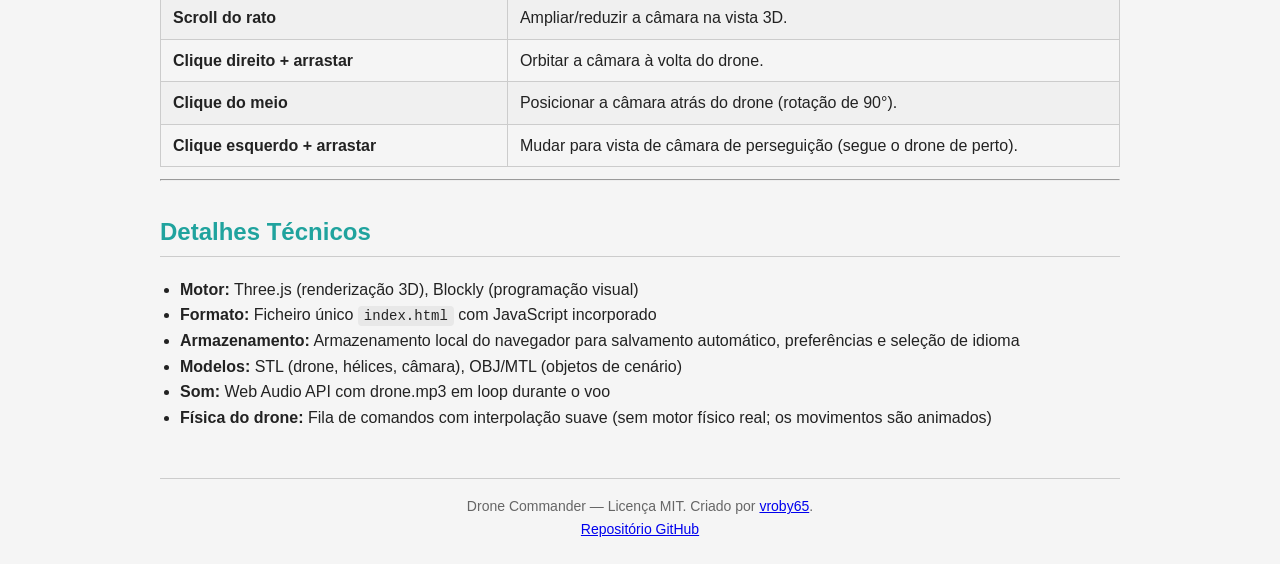
<file: doc/help-pt.html>
<!DOCTYPE html>
<html lang="pt">
<head>
  <meta charset="UTF-8">
  <meta name="viewport" content="width=device-width, initial-scale=1.0">
  <title>Drone Commander - Ajuda</title>
  <style>
    body {
      font-family: 'Segoe UI', Tahoma, Geneva, Verdana, sans-serif;
      max-width: 960px;
      margin: 0 auto;
      padding: 24px;
      background: #f5f5f5;
      color: #222;
      line-height: 1.6;
    }
    h1 { color: #20A39E; border-bottom: 3px solid #20A39E; padding-bottom: 8px; }
    h2 { color: #20A39E; margin-top: 32px; border-bottom: 1px solid #ccc; padding-bottom: 4px; }
    h3 { color: #333; margin-top: 20px; }
    code {
      background: #e8e8e8;
      padding: 2px 6px;
      border-radius: 4px;
      font-size: 14px;
    }
    .block-table {
      width: 100%;
      border-collapse: collapse;
      margin: 12px 0;
    }
    .block-table th, .block-table td {
      border: 1px solid #ccc;
      padding: 8px 12px;
      text-align: left;
    }
    .block-table th {
      background: #20A39E;
      color: white;
    }
    .block-table tr:nth-child(even) { background: #f0f0f0; }
    .note {
      background: #fff8e1;
      border-left: 4px solid #f7c948;
      padding: 12px 16px;
      margin: 16px 0;
      border-radius: 4px;
    }
    .tip {
      background: #e8f5e9;
      border-left: 4px solid #66bb6a;
      padding: 12px 16px;
      margin: 16px 0;
      border-radius: 4px;
    }
    .category-section {
      display: flex;
      flex-wrap: wrap;
      gap: 12px;
      margin: 16px 0;
    }
    .category-tag {
      display: inline-block;
      padding: 4px 14px;
      border-radius: 16px;
      color: white;
      font-weight: bold;
      font-size: 14px;
    }
    .cat-logic { background: #4B9CD3; }
    .cat-loops { background: #F7C948; color: #333; }
    .cat-math { background: #F86624; }
    .cat-text { background: #8C6BB1; }
    .cat-lists { background: #3AAFB9; }
    .cat-variables { background: #FF8C42; }
    .cat-functions { background: #DB5461; }
    .cat-sensors { background: #90BE6D; }
    .cat-drone { background: #20A39E; }
    .cat-flow { background: #888; }
    img.example-img {
      max-width: 100%;
      border: 1px solid #ccc;
      border-radius: 6px;
      margin: 8px 0;
    }
    ul { padding-left: 20px; }
    ul ul { padding-left: 20px; }
    .shortcut-table td:first-child {
      font-weight: bold;
      white-space: nowrap;
    }
    footer {
      margin-top: 48px;
      padding-top: 16px;
      border-top: 1px solid #ccc;
      font-size: 14px;
      color: #666;
      text-align: center;
    }
  </style>
</head>
<body>

<h1>Drone Commander</h1>
<p><strong>Drone Commander</strong> é uma aplicação web interativa que permite simular o controlo de voo de drones usando programação visual. Você cria um programa de voo arrastando e soltando blocos Blockly e, em seguida, observa o drone executar esses comandos num ambiente 3D em tempo real alimentado por Three.js.</p>

<p>Não é necessária experiência em programação — basta encaixar os blocos e pressionar Executar!</p>

<div class="tip">
  <strong>Início rápido:</strong> Arraste um bloco <code>Início</code>, conecte um bloco <code>decolar</code>, depois um bloco <code>aterrar</code> e clique em ▶ Executar. O seu drone vai descolar e aterrar!
</div>

<hr>

<h2>Índice</h2>
<ol>
  <li><a href="#interface">Visão Geral da Interface</a></li>
  <li><a href="#editor">O Editor Blockly</a></li>
  <li><a href="#blocks">Referência de Blocos</a></li>
  <li><a href="#drone-blocks">Blocos de Drone</a></li>
  <li><a href="#sensor-blocks">Blocos de Sensores</a></li>
  <li><a href="#flow-blocks">Blocos de Controlo de Fluxo</a></li>
  <li><a href="#controls">Controlos de Simulação</a></li>
  <li><a href="#camera">Vista 3D e Controlos de Câmara</a></li>
  <li><a href="#status">Painel de Estado</a></li>
  <li><a href="#files">Gestão de Ficheiros</a></li>
  <li><a href="#scenarios">Cenários</a></li>
  <li><a href="#graphics">Perfis Gráficos</a></li>
  <li><a href="#language">Seleção de Idioma</a></li>
  <li><a href="#examples">Programas de Exemplo</a></li>
  <li><a href="#tips">Dicas e Resolução de Problemas</a></li>
</ol>

<hr>

<h2 id="interface">Visão Geral da Interface</h2>

<p>A aplicação está dividida em dois painéis principais separados por um divisor redimensionável:</p>

<ul>
  <li><strong>Painel Esquerdo</strong> — O editor Blockly onde você constrói o seu programa de voo.</li>
  <li><strong>Painel Direito</strong> — A vista de simulação 3D com o painel de estado imediatamente abaixo.</li>
</ul>

<p><strong>Barra de menu do painel esquerdo (topo do editor):</strong></p>
<ul>
  <li><strong>Seletor de idioma</strong> — Altera o idioma da interface.</li>
  <li><strong>Novo</strong> — Cria um novo programa vazio.</li>
  <li><strong>Carregar</strong> — Carrega um programa Blockly de um ficheiro <code>.xml</code> no seu computador.</li>
  <li><strong>Salvar</strong> — Guarda o seu programa atual como um ficheiro <code>.xml</code>.</li>
  <li><strong>Menu de cenário</strong> — Escolhe um ambiente 3D (veja <a href="#scenarios">Cenários</a>).</li>
  <li><strong>Menu gráfico</strong> — Escolhe uma predefinição de qualidade gráfica (veja <a href="#graphics">Perfis Gráficos</a>).</li>
</ul>

<p><strong>Barra de ferramentas do painel direito (acima da vista 3D):</strong></p>
<ul>
  <li><strong>🗖 / 🗗</strong> — Alterna a vista 3D para ecrã inteiro (oculta o editor e o painel de estado).</li>
  <li><strong>Nome do ficheiro</strong> — O nome do programa atual.</li>
  <li><strong>▶ Executar</strong> — Executa o programa Blockly.</li>
  <li><strong>■ Parar</strong> — Para a simulação; clique novamente para redefinir o drone.</li>
</ul>

<hr>

<h2 id="editor">O Editor Blockly</h2>

<p>O editor Blockly é um ambiente de programação visual. Você cria um programa arrastando blocos da <strong>caixa de ferramentas</strong> (a barra lateral à esquerda do editor) para a <strong>área de trabalho</strong> (a grande área branca) e encaixando-os como peças de puzzle.</p>

<h3>Como construir um programa</h3>
<ol>
  <li>Cada programa deve começar com um bloco <strong>Início</strong> (da categoria <em>Flow</em>).</li>
  <li>Conecte blocos de comando de <strong>Drone</strong> abaixo do bloco Início na ordem em que deseja que sejam executados.</li>
  <li>Opcionalmente, termine com um bloco <strong>Fim</strong>.</li>
  <li>Clique em ▶ <strong>Executar</strong> para ver o drone executar o seu programa.</li>
</ol>

<h3>Ações de edição comuns</h3>
<ul>
  <li><strong>Arrastar</strong> — Move um bloco da caixa de ferramentas ou pela área de trabalho.</li>
  <li><strong>Clique direito</strong> num bloco para opções de contexto: Duplicar, Eliminar, Adicionar Comentário, Desativar, Entradas em Linha, etc.</li>
  <li><strong>Entradas numéricas</strong> — Clique num campo numérico e digite um valor. Também pode conectar um bloco de Matemática (ex.: um bloco de número ou aritmético) às ranhuras de entrada.</li>
  <li><strong>Entradas booleanas</strong> (ex.: o bloco <code>fumaça</code>) aceitam blocos Verdadeiro/Falso, blocos lógicos ou blocos de sensores.</li>
  <li><strong>Desativar um bloco</strong> — Clique direito &gt; <em>Desativar Bloco</em> para removê-lo temporariamente do programa sem o eliminar.</li>
  <li><strong>Colapsar</strong> — Clique direito &gt; <em>Colapsar Bloco</em> para reduzir a desordem visual.</li>
</ul>

<hr>

<h2 id="blocks">Referência de Blocos</h2>

<p>A caixa de ferramentas no lado esquerdo do editor está organizada nas seguintes categorias:</p>

<div class="category-section">
  <span class="category-tag cat-logic">Lógica</span>
  <span class="category-tag cat-loops">Laços</span>
  <span class="category-tag cat-math">Matemática</span>
  <span class="category-tag cat-text">Texto</span>
  <span class="category-tag cat-lists">Listas</span>
  <span class="category-tag cat-variables">Variáveis</span>
  <span class="category-tag cat-functions">Funções</span>
  <span class="category-tag cat-sensors">Sensores</span>
  <span class="category-tag cat-drone">Drone</span>
  <span class="category-tag cat-flow">Flow</span>
</div>

<h3>Lógica</h3>
<p>Condições if/else padrão, operadores lógicos (e, ou, não), valores booleanos (verdadeiro/falso), operadores de comparação (=, ≠, &lt;, ≤, &gt;, ≥) e o operador ternário.</p>

<h3>Laços</h3>
<p>Blocos de repetição por um número fixo de vezes, laços while/until, laços de contagem (for), laços for-each e instruções de controlo de laço (break, continue).</p>

<h3>Matemática</h3>
<p>Constantes numéricas, operações aritméticas (+, −, ×, ÷, ^), raiz quadrada, valor absoluto, funções trigonométricas, arredondamento, números aleatórios e verificações de propriedades numéricas (par, ímpar, primo, etc.).</p>

<h3>Texto</h3>
<p>Constantes de string, concatenação de texto, comprimento, substring, pesquisa de caracteres, conversão de maiúsculas/minúsculas, remoção de espaços e impressão na consola.</p>

<h3>Listas</h3>
<p>Criar listas, obter/definir itens, encontrar sublistas, ordenar, inverter, verificar se está vazia e dividir/juntar strings.</p>

<h3>Variáveis</h3>
<p>Crie e use variáveis para armazenar e recuperar valores durante a execução do programa.</p>

<h3>Funções</h3>
<p>Defina procedimentos reutilizáveis (com ou sem valores de retorno) para organizar o seu código.</p>

<hr>

<h2 id="drone-blocks">Blocos de Drone</h2>

<p>Estes são os blocos principais para controlar o drone. Os blocos marcados como <em>requer voo</em> só terão efeito enquanto o drone estiver no ar; são silenciosamente ignorados se o drone estiver no solo.</p>

<table class="block-table">
  <tr>
    <th>Bloco</th>
    <th>Descrição</th>
    <th>Requer Voo</th>
  </tr>
  <tr>
    <td><code>decolar</code></td>
    <td>Liga as hélices do drone e eleva-o a uma altura de 10 metros. O drone entra em estado de voo.</td>
    <td>Não</td>
  </tr>
  <tr>
    <td><code>aterrar</code></td>
    <td>Desce o drone até ao solo, para as hélices e sai do estado de voo. O drone aterra na altura do terreno abaixo dele.</td>
    <td>Sim</td>
  </tr>
  <tr>
    <td><code>definir altitude [N]</code></td>
    <td>Altera a altitude do drone para o valor especificado (em metros). O drone faz uma transição suave para a altitude alvo.</td>
    <td>Sim</td>
  </tr>
  <tr>
    <td><code>alterar altitude [N]</code></td>
    <td>Ajusta a altitude do drone por um valor relativo (ex.: +5 para subir 5m, -3 para descer 3m).</td>
    <td>Sim</td>
  </tr>
  <tr>
    <td><code>definir ângulo [N]</code></td>
    <td>Roda o drone para uma direção específica (0–359 graus, onde 0 = norte).</td>
    <td>Sim</td>
  </tr>
  <tr>
    <td><code>alterar ângulo [N]</code></td>
    <td>Roda o drone por um número relativo de graus (ex.: 90 para virar à direita, -90 para virar à esquerda).</td>
    <td>Sim</td>
  </tr>
  <tr>
    <td><code>deslizar [N]</code></td>
    <td>Move o drone lateralmente (esquerda/direita) pela distância especificada. Valores positivos movem para a direita, negativos para a esquerda.</td>
    <td>Sim</td>
  </tr>
  <tr>
    <td><code>andar [N]</code></td>
    <td>Move o drone para a frente pela distância especificada (em metros). O drone move-se na direção para a qual está virado.</td>
    <td>Sim</td>
  </tr>
  <tr>
    <td><code>andar subindo avançar [N] subir [N]</code></td>
    <td>Move o drone para a frente enquanto altera a altitude. <code>avançar</code> é a distância em metros, e <code>subir</code> é a alteração relativa de altitude; valores negativos descem até à altitude segura.</td>
    <td>Sim</td>
  </tr>
  <tr>
    <td><code>ir para x [X] y [Y] z [Z]</code></td>
    <td>Move o drone para uma posição absoluta, onde Y é a altitude. O drone roda e inclina-se para o destino usando a velocidade atual.</td>
    <td>Sim</td>
  </tr>
  <tr>
    <td><code>mover por x [X] y [Y] z [Z]</code></td>
    <td>Move o drone relativamente à direção atual: X indica direita/esquerda, Y cima/baixo e Z frente/trás. O drone mantém a direção e usa a velocidade atual.</td>
    <td>Sim</td>
  </tr>
  <tr>
    <td><code>curva abs x [X] y [Y] z [Z] xd [XD] yd [YD] zd [ZD]</code></td>
    <td>Faz o drone voar numa curva que passa por três pontos: a posição atual, o ponto intermédio absoluto X/Y/Z e o destino absoluto XD/YD/ZD. O arco é calculado no plano 3D definido pelos três pontos, pelo que a curva pode ser horizontal, vertical ou inclinada. A velocidade atual controla o movimento.</td>
    <td>Sim</td>
  </tr>
  <tr>
    <td><code>curva x [X] y [Y] z [Z] xd [XD] yd [YD] zd [ZD]</code></td>
    <td>Faz o drone voar numa curva que passa por três pontos com coordenadas relativas à direção atual: Z indica frente/trás e X direita/esquerda. X/Y/Z desloca o ponto intermédio a partir da posição atual; XD/YD/ZD desloca o destino a partir desse ponto intermédio. O arco é calculado no plano 3D definido pelos três pontos, pelo que a curva pode ser horizontal, vertical ou inclinada. A velocidade atual controla o movimento.</td>
    <td>Sim</td>
  </tr>
  <tr>
    <td><code>voltar à base</code></td>
    <td>Leva o drone de volta à base em X=0, Z=0 e altitude 10. O drone roda e inclina-se para a base usando a velocidade atual.</td>
    <td>Sim</td>
  </tr>
  <tr>
    <td><code>esperar [N]</code></td>
    <td>Pausa o programa pelo número especificado de segundos antes de continuar para o próximo bloco.</td>
    <td>Não</td>
  </tr>
  <tr>
    <td><code>fumaça [Verdadeiro/Falso]</code></td>
    <td>Ativa ou desativa o efeito de rasto de fumo. Quando ativado, o drone deixa um rasto visível enquanto voa.</td>
    <td>Não</td>
  </tr>
  <tr>
    <td><code>velocidade [N]</code></td>
    <td>Define a velocidade de movimento do drone (0–10). Valores mais altos fazem o drone mover-se mais rápido durante comandos <code>andar</code>, <code>andar subindo</code>, <code>ir para</code>, <code>mover por</code>, <code>curva abs</code>, <code>curva</code> e <code>voltar à base</code>. A velocidade predefinida é 1.0.</td>
    <td>Não</td>
  </tr>
</table>

<div class="note">
  <strong>Nota:</strong> O drone só pode executar <code>andar</code>, <code>andar subindo</code>, <code>deslizar</code>, <code>ir para</code>, <code>mover por</code>, <code>curva abs</code>, <code>curva</code> e <code>voltar à base</code> enquanto voa. <code>definir_ângulo</code> e <code>alterar_ângulo</code> mudam a direção do drone sem o mover.
</div>

<hr>

<h2 id="sensor-blocks">Blocos de Sensores</h2>

<p>Os blocos de sensores retornam dados em tempo real da simulação do drone. Podem ser ligados a entradas numéricas ou booleanas de outros blocos (ex.: dentro de condições de blocos if/while).</p>

<table class="block-table">
  <tr>
    <th>Bloco</th>
    <th>Retorna</th>
    <th>Descrição</th>
  </tr>
  <tr>
    <td><code>tecla [TECLA] pressionada?</code></td>
    <td>Booleano</td>
    <td>Retorna <code>verdadeiro</code> se a tecla especificada estiver atualmente pressionada. Teclas disponíveis: Seta para Cima/Baixo/Esquerda/Direita, Espaço, Enter, A–Z.</td>
  </tr>
  <tr>
    <td><code>X</code></td>
    <td>Número</td>
    <td>Retorna a coordenada X atual do drone (posição este-oeste).</td>
  </tr>
  <tr>
    <td><code>Z</code></td>
    <td>Número</td>
    <td>Retorna a coordenada Z atual do drone (posição norte-sul).</td>
  </tr>
  <tr>
    <td><code>Altitude</code></td>
    <td>Número</td>
    <td>Retorna a altitude atual do drone em metros.</td>
  </tr>
  <tr>
    <td><code>Direção</code></td>
    <td>Número</td>
    <td>Retorna a direção atual do drone em graus (0–359).</td>
  </tr>
  <tr>
    <td><code>velocidade</code></td>
    <td>Número</td>
    <td>Retorna a configuração atual de velocidade do drone (0–10).</td>
  </tr>
</table>

<h3>Usar sensores — padrões sugeridos</h3>
<ul>
  <li><strong>Condução por teclado:</strong> Use <code>tecla pressionada</code> dentro de um laço <code>while verdadeiro</code> com blocos <code>se</code> para fazer o drone reagir às setas do teclado em tempo real.</li>
  <li><strong>Altitude condicional:</strong> Use o sensor <code>Altitude</code> com uma comparação lógica para manter o drone acima de uma certa altura.</li>
  <li><strong>Aterragem automática:</strong> Verifique se a altitude está perto de 0 e então acione um bloco <code>aterrar</code>.</li>
</ul>

<hr>

<h2 id="flow-blocks">Blocos de Controlo de Fluxo</h2>

<table class="block-table">
  <tr>
    <th>Bloco</th>
    <th>Descrição</th>
  </tr>
  <tr>
    <td><code>Início</code></td>
    <td>O ponto de entrada de cada programa. Todos os comandos do drone devem ser conectados abaixo deste bloco. Tem uma forma de "chapéu" e não tem conexão na parte superior.</td>
  </tr>
  <tr>
    <td><code>Fim</code></td>
    <td>Um bloco opcional para marcar o fim do programa. Quaisquer blocos abaixo dele não serão executados.</td>
  </tr>
</table>

<div class="tip">
  <strong>Dica:</strong> Se não incluir um bloco <code>Início</code>, o programa ainda será executado, mas pode executar blocos numa ordem inesperada. Comece sempre com <code>Início</code>.
</div>

<hr>

<h2 id="controls">Controlos de Simulação</h2>

<h3>Executar (▶)</h3>
<p>Clique no botão verde ▶ na barra de ferramentas do painel direito para executar o seu programa Blockly. O programa é convertido para JavaScript e executado passo a passo. Durante a execução, o botão Parar fica ativo e o botão Executar fica desativado.</p>

<h3>Parar (■)</h3>
<p>Clique no botão vermelho ■ para parar o programa em execução. O drone para imediatamente. Clique em Parar novamente para redefinir o drone para a sua posição inicial.</p>

<h3>O que acontece durante a execução</h3>
<ul>
  <li>Cada bloco é executado sequencialmente com um pequeno atraso entre comandos para que possa ver o movimento.</li>
  <li>O som do drone (ruído das hélices) é reproduzido durante o voo.</li>
  <li>O painel de estado é atualizado em tempo real com posição, altitude, direção e o valor atual de cada variável Blockly.</li>
  <li>As hélices giram visivelmente durante o voo.</li>
  <li>Os rastos de fumo são renderizados se o modo de fumo estiver ativado.</li>
</ul>

<hr>

<h2 id="camera">Vista 3D e Controlos de Câmara</h2>

<p>A vista 3D mostra o drone a voar no cenário selecionado. Pode controlar a câmara livremente:</p>

<table class="block-table">
  <tr>
    <th>Ação</th>
    <th>Controlo</th>
  </tr>
  <tr>
    <td><strong>Orbitar (rodar vista)</strong></td>
    <td><strong>Clique direito + arrastar</strong> para rodar a câmara à volta do drone.</td>
  </tr>
  <tr>
    <td><strong>Repor vista</strong></td>
    <td><strong>Clique do meio (botão do scroll do rato)</strong> para posicionar a câmara atrás do drone.</td>
  </tr>
  <tr>
    <td><strong>Zoom</strong></td>
    <td><strong>Scroll do rato</strong> para ampliar e reduzir.</td>
  </tr>
  <tr>
    <td><strong>Primeira pessoa</strong></td>
    <td><strong>Clique esquerdo + arrastar</strong> enquanto o drone está a voar para mudar para uma vista de câmara de perseguição que segue o drone de perto.</td>
  </tr>
</table>

<h3>Guias visuais do drone</h3>
<p>Durante o voo, duas ajudas visuais aparecem (nos modos Equilibrado e Desempenho):</p>
<ul>
  <li><strong>Marcador no solo</strong> — Um anel azul no solo diretamente abaixo do drone.</li>
  <li><strong>Linha de altitude</strong> — Uma linha vertical azul a ligar o drone ao seu marcador no solo, mostrando a altura.</li>
</ul>
<p>Estas guias podem ser ocultadas mudando para o modo Qualidade ou definindo um perfil personalizado.</p>

<hr>

<h2 id="status">Painel de Estado</h2>

<p>O painel de estado é mostrado imediatamente abaixo da vista 3D. Exibe a telemetria atual do drone, permite ajustes manuais e monitoriza as variáveis do programa durante a execução:</p>

<table class="block-table">
  <tr>
    <th>Campo</th>
    <th>Descrição</th>
  </tr>
  <tr>
    <td><strong>X</strong></td>
    <td>A posição este-oeste do drone. Editável — altere o valor e prima Enter para teletransportar o drone (com verificação de colisão).</td>
  </tr>
  <tr>
    <td><strong>Z</strong></td>
    <td>A posição norte-sul do drone. Editável como X.</td>
  </tr>
  <tr>
    <td><strong>Altitude</strong></td>
    <td>A altura do drone acima do solo. Editável — útil para posicionar rapidamente o drone.</td>
  </tr>
  <tr>
    <td><strong>Direção</strong></td>
    <td>A direção do drone em graus (0–359). Editável — altere para rodar o drone instantaneamente.</td>
  </tr>
  <tr>
    <td><strong>Estado</strong></td>
    <td>Mostra "No Solo" ou "Em Voo" dependendo do estado do drone.</td>
  </tr>
  <tr>
    <td><strong>Variáveis</strong></td>
    <td>Lista cada variável Blockly e o seu valor atual, uma por linha. Mostra um travessão até a variável ser inicializada e mantém os últimos valores visíveis quando a execução termina.</td>
  </tr>
</table>

<hr>

<h2 id="files">Gestão de Ficheiros</h2>

<h3>Novo</h3>
<p>Clique em <strong>Novo</strong> para limpar o programa atual e começar com uma área de trabalho nova contendo apenas um bloco <code>Início</code>. Será perguntado se deseja salvar o programa atual primeiro.</p>

<h3>Salvar</h3>
<p>Clique em <strong>Salvar</strong> para descarregar o seu programa atual como um ficheiro <code>.xml</code>. Será solicitado um nome para o ficheiro. O programa também é automaticamente salvo no armazenamento local do seu navegador.</p>

<h3>Carregar</h3>
<p>Clique em <strong>Carregar</strong> para abrir um ficheiro <code>.xml</code> do seu computador. O programa carregado substitui o conteúdo atual da área de trabalho.</p>

<h3>Salvamento Automático</h3>
<p>O seu programa é automaticamente salvo no <strong>armazenamento local</strong> do navegador sempre que faz uma alteração. Quando voltar à página ou a atualizar, o último programa salvo é restaurado automaticamente. O nome do ficheiro atual também é lembrado entre sessões.</p>

<hr>

<h2 id="scenarios">Cenários</h2>

<p>O Drone Commander inclui quatro ambientes 3D que pode alternar usando o menu no painel esquerdo.</p>

<table class="block-table">
  <tr>
    <th>Cenário</th>
    <th>Descrição</th>
  </tr>
  <tr>
    <td><strong>Campo de voo</strong> (Flight Field)</td>
    <td>Um campo de aviação relvado com árvores, bancos e colinas suaves. O ambiente predefinido.</td>
  </tr>
  <tr>
    <td><strong>Pista urbana</strong> (Urban Track)</td>
    <td>Um ambiente urbano com edifícios e cenário citadino.</td>
  </tr>
  <tr>
    <td><strong>Metrópole</strong> (Metropolis)</td>
    <td>Uma grande cidade com arranha-céus e uma disposição urbana densa.</td>
  </tr>
  <tr>
    <td><strong>Ilha tropical</strong> (Tropical Island)</td>
    <td>Uma ilha tropical com água, areia e vegetação insular.</td>
  </tr>
</table>

<p>Quando muda de cenário, o drone é redefinido para o centro do novo ambiente e a câmara volta à sua posição predefinida. O sistema de colisão com o terreno adapta-se a cada cenário para que o drone voe acima do solo e dos obstáculos.</p>

<hr>

<h2 id="graphics">Perfis Gráficos</h2>

<p>Escolha uma predefinição gráfica para equilibrar qualidade visual e desempenho:</p>

<table class="block-table">
  <tr>
    <th>Perfil</th>
    <th>Proporção de Pixels</th>
    <th>Sombras</th>
    <th>Detalhe do Fumo</th>
    <th>Melhor para</th>
  </tr>
  <tr>
    <td><strong>Desempenho</strong></td>
    <td>0.75×</td>
    <td>Desligadas</td>
    <td>Baixo</td>
    <td>Dispositivos mais antigos, GPUs de baixo consumo ou quando precisa de taxas de fotogramas suaves.</td>
  </tr>
  <tr>
    <td><strong>Equilibrado</strong></td>
    <td>1×</td>
    <td>Ligadas</td>
    <td>Médio</td>
    <td>Uso geral na maioria dos dispositivos. Selecionado por predefinição.</td>
  </tr>
  <tr>
    <td><strong>Qualidade</strong></td>
    <td>1.5×</td>
    <td>Ligadas</td>
    <td>Alto</td>
    <td>Computadores e portáteis potentes com GPUs dedicadas.</td>
  </tr>
</table>

<p>A sua seleção é salva no armazenamento local e persiste entre sessões.</p>

<hr>

<h2 id="language">Seleção de Idioma</h2>

<p>O Drone Commander suporta vários idiomas. Use o menu no painel esquerdo para alternar entre:</p>

<ul>
  <li><strong>English</strong> — Inglês</li>
  <li><strong>Italiano</strong> — Italiano</li>
  <li><strong>Français</strong> — Francês</li>
  <li><strong>Deutsch</strong> — Alemão</li>
  <li><strong>Español</strong> — Espanhol</li>
  <li><strong>Português</strong> — Português</li>
  <li><strong>العربية</strong> — Árabe</li>
  <li><strong>简体中文</strong> — Chinês simplificado</li>
  <li><strong>한국어</strong> — Coreano</li>
  <li><strong>日本語</strong> — Japonês</li>
</ul>

<p>A configuração de idioma é salva no seu navegador e persiste entre sessões. Alterar o idioma atualiza a caixa de ferramentas, os rótulos dos blocos e todo o texto da interface.</p>

<hr>

<h2 id="examples">Programas de Exemplo</h2>

<h3>1. Descolagem e Aterragem Básicas</h3>
<p>O programa mais simples — o drone sobe e volta a descer.</p>
<pre>
  Início
  ├── decolar
  └── aterrar
  Fim</pre>

<p>O que acontece: O drone eleva-se a 10m, paira brevemente, depois desce e aterra no solo abaixo.</p>

<h3>2. Voo para a Frente com Regresso</h3>
<p>Voe para a frente, vire-se e volte.</p>
<pre>
  Início
  ├── decolar
  ├── andar 10
  ├── definir ângulo 180
  ├── andar 10
  └── aterrar
  Fim</pre>

<p>O que acontece: O drone descola, voa 10 metros para a frente, vira 180°, voa 10 metros para trás e aterra no local original.</p>

<h3>3. Padrão Quadrado</h3>
<p>Voe num quadrado movendo-se e virando repetidamente.</p>
<pre>
  Início
  ├── decolar
  ├── definir altitude 5
  ├── repetir 4 vezes
  │   ├── andar 5
  │   └── alterar ângulo 90
  └── aterrar
  Fim</pre>

<p>O que acontece: O drone voa num padrão quadrado de 5×5 metros a 5m de altitude antes de aterrar.</p>

<h3>4. Drone Controlado por Teclado</h3>
<p>Use o teclado para pilotar o drone em tempo real. Isto usa um laço <code>while verdadeiro</code> com blocos de sensores.</p>
<pre>
  Início
  ├── decolar
  ├── enquanto verdadeiro
  │   ├── se tecla "Seta para Cima" pressionada
  │   │   └── andar 0.5
  │   ├── se tecla "Seta para Baixo" pressionada
  │   │   └── andar -0.5
  │   ├── se tecla "Seta para Esquerda" pressionada
  │   │   └── alterar ângulo -5
  │   ├── se tecla "Seta para Direita" pressionada
  │   │   └── alterar ângulo 5
  │   └── esperar 0.1
  └── aterrar
  Fim</pre>

<div class="tip">
  <strong>Dica:</strong> Ao executar programas controlados por teclado, clique primeiro na vista 3D para garantir o foco do teclado e, em seguida, use as setas para controlar o drone.
</div>

<h3>5. Voo com Sensores de Altitude</h3>
<p>Suba a altitude, mova-se para a frente e use sensores.</p>
<pre>
  Início
  ├── decolar
  ├── definir altitude 8
  ├── definir velocidade 3
  ├── andar 15
  ├── alterar ângulo 90
  ├── fumaça verdadeiro
  ├── andar 10
  ├── fumaça falso
  └── aterrar
  Fim</pre>

<p>O que acontece: O drone sobe a 8m, move-se para a frente rapidamente a velocidade 3, vira, deixa um rasto de fumo por 10m e depois aterra.</p>

<h3>6. Patrulha Automática com Laços</h3>
<p>Patrulhe uma área retangular continuamente (até ser parado).</p>
<pre>
  Início
  ├── decolar
  ├── definir altitude 4
  ├── definir velocidade 2
  ├── enquanto verdadeiro
  │   ├── andar 8
  │   ├── alterar ângulo 90
  │   ├── andar 4
  │   ├── alterar ângulo 90
  │   └── esperar 0.5
  └── aterrar
  Fim</pre>

<p>O que acontece: O drone voa num padrão de patrulha retangular a 4m de altitude até clicar em Parar.</p>

<hr>

<h2 id="tips">Dicas e Resolução de Problemas</h2>

<h3>Melhores práticas</h3>
<ul>
  <li><strong>Comece com Início:</strong> Inicie sempre o seu programa com um bloco <code>Início</code> para definir claramente o ponto de entrada da execução.</li>
  <li><strong>Descole primeiro:</strong> Os comandos de movimento (<code>andar</code>, <code>andar subindo</code>, <code>deslizar</code>, <code>ir para</code>, <code>mover por</code>, <code>curva abs</code>, <code>curva</code>, <code>voltar à base</code>, etc.) só funcionam enquanto o drone está em voo. Inclua sempre <code>decolar</code> antes do movimento.</li>
  <li><strong>Consciência do terreno:</strong> O drone adapta-se automaticamente à altura do terreno. Ao aterrar, desce ao nível do solo na sua posição atual, que pode variar em cenários montanhosos.</li>
  <li><strong>Controlo de velocidade:</strong> O bloco <code>velocidade</code> afeta a rapidez com que o drone se move com <code>andar</code>, <code>andar subindo</code>, <code>ir para</code>, <code>mover por</code>, <code>curva abs</code>, <code>curva</code> e <code>voltar à base</code>. O intervalo de velocidade é 0–10; o predefinido é 1.0.</li>
  <li><strong>Fumo como ferramenta de depuração:</strong> Ative o fumo para visualizar a trajetória de voo do drone.</li>
</ul>

<h3>Comportamentos conhecidos</h3>
<ul>
  <li><strong>Redefinição do drone:</strong> Quando executa um programa, o drone é automaticamente redefinido para a sua posição inicial (centro do mapa) antes da execução.</li>
  <li><strong>Deteção de colisões:</strong> O drone não atravessa o solo ou objetos do terreno. A altitude é automaticamente limitada para permanecer acima do terreno.</li>
  <li><strong>Salvamento automático:</strong> Funciona em todos os navegadores modernos. Limpar o armazenamento local do seu navegador irá eliminar os programas e preferências salvos.</li>
  <li><strong>Sem necessidade de internet:</strong> Após o carregamento inicial da página, o Drone Commander funciona inteiramente no seu navegador. Todas as bibliotecas são carregadas localmente.</li>
</ul>

<h3>Se algo não funcionar</h3>
<ul>
  <li><strong>O drone não se move:</strong> Certifique-se de que o drone descolou. O estado de voo deve mostrar "Em Voo".</li>
  <li><strong>O botão Executar permanece desativado:</strong> Clique em Parar, depois clique em Parar novamente para redefinir. O botão Executar será reativado.</li>
  <li><strong>A vista 3D está em branco:</strong> Verifique se o seu navegador suporta WebGL. Tente um navegador diferente (recomendados Chrome, Firefox, Edge).</li>
  <li><strong>Sem som:</strong> O som do drone requer interação do utilizador (clique) para iniciar — isto é uma política de reprodução automática do navegador. Clique no botão Executar; se o áudio ainda não tocar, verifique as configurações de som do seu navegador para o separador.</li>
  <li><strong>Desempenho lento:</strong> Mude para o perfil gráfico <strong>Desempenho</strong> no menu.</li>
</ul>

<hr>

<h2>Atalhos de Teclado</h2>

<table class="block-table shortcut-table">
  <tr>
    <th>Tecla</th>
    <th>Ação</th>
  </tr>
  <tr>
    <td>Seta para Cima / Baixo / Esquerda / Direita</td>
    <td>Usado com blocos de sensor de teclado no seu programa (não são atalhos incorporados).</td>
  </tr>
  <tr>
    <td>Espaço, Enter, A–Z</td>
    <td>Também disponíveis como entradas de sensor de teclado para os seus programas.</td>
  </tr>
  <tr>
    <td>Scroll do rato</td>
    <td>Ampliar/reduzir a câmara na vista 3D.</td>
  </tr>
  <tr>
    <td>Clique direito + arrastar</td>
    <td>Orbitar a câmara à volta do drone.</td>
  </tr>
  <tr>
    <td>Clique do meio</td>
    <td>Posicionar a câmara atrás do drone (rotação de 90°).</td>
  </tr>
  <tr>
    <td>Clique esquerdo + arrastar</td>
    <td>Mudar para vista de câmara de perseguição (segue o drone de perto).</td>
  </tr>
</table>

<hr>

<h2>Detalhes Técnicos</h2>
<ul>
  <li><strong>Motor:</strong> Three.js (renderização 3D), Blockly (programação visual)</li>
  <li><strong>Formato:</strong> Ficheiro único <code>index.html</code> com JavaScript incorporado</li>
  <li><strong>Armazenamento:</strong> Armazenamento local do navegador para salvamento automático, preferências e seleção de idioma</li>
  <li><strong>Modelos:</strong> STL (drone, hélices, câmara), OBJ/MTL (objetos de cenário)</li>
  <li><strong>Som:</strong> Web Audio API com drone.mp3 em loop durante o voo</li>
  <li><strong>Física do drone:</strong> Fila de comandos com interpolação suave (sem motor físico real; os movimentos são animados)</li>
</ul>

<footer>
  Drone Commander — Licença MIT. Criado por <a href="https://github.com/vroby65">vroby65</a>.
  <br>
  <a href="https://github.com/vroby65/DroneCommander">Repositório GitHub</a>
</footer>

</body>
</html>
</file>
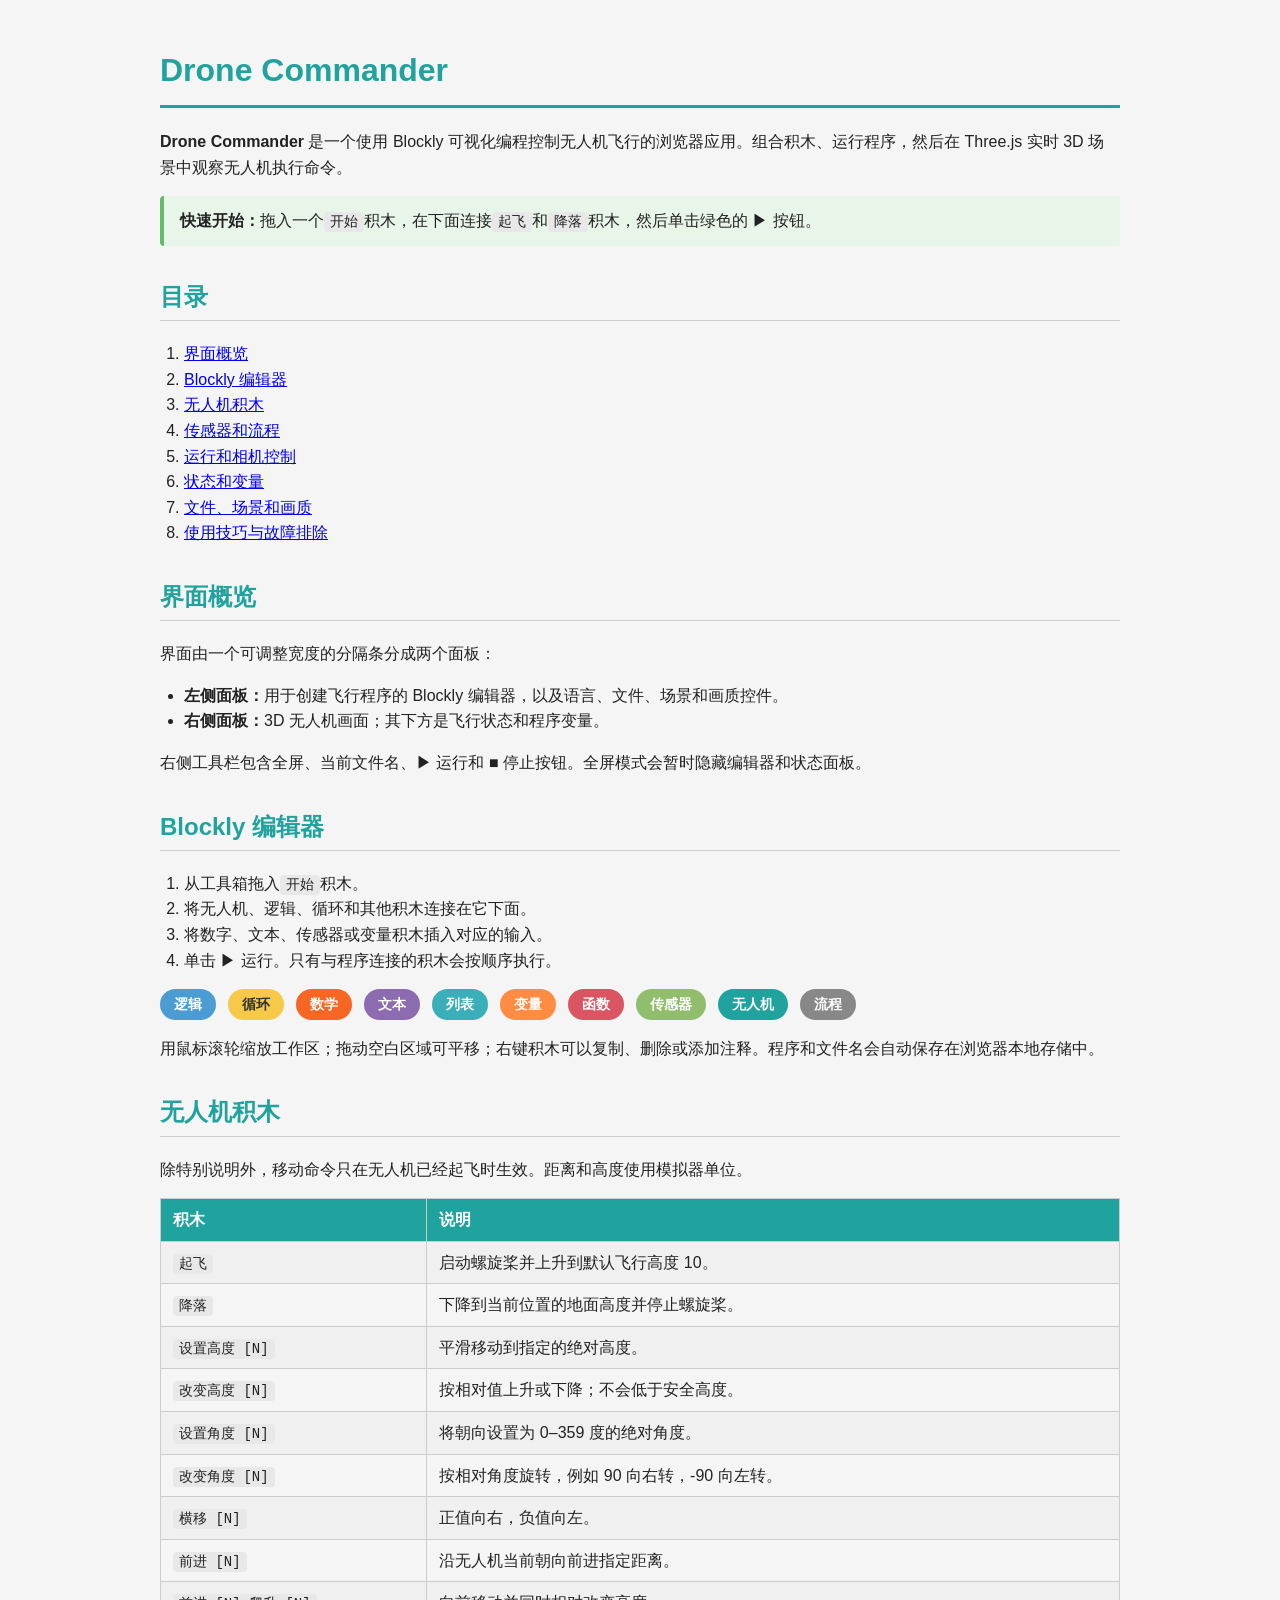
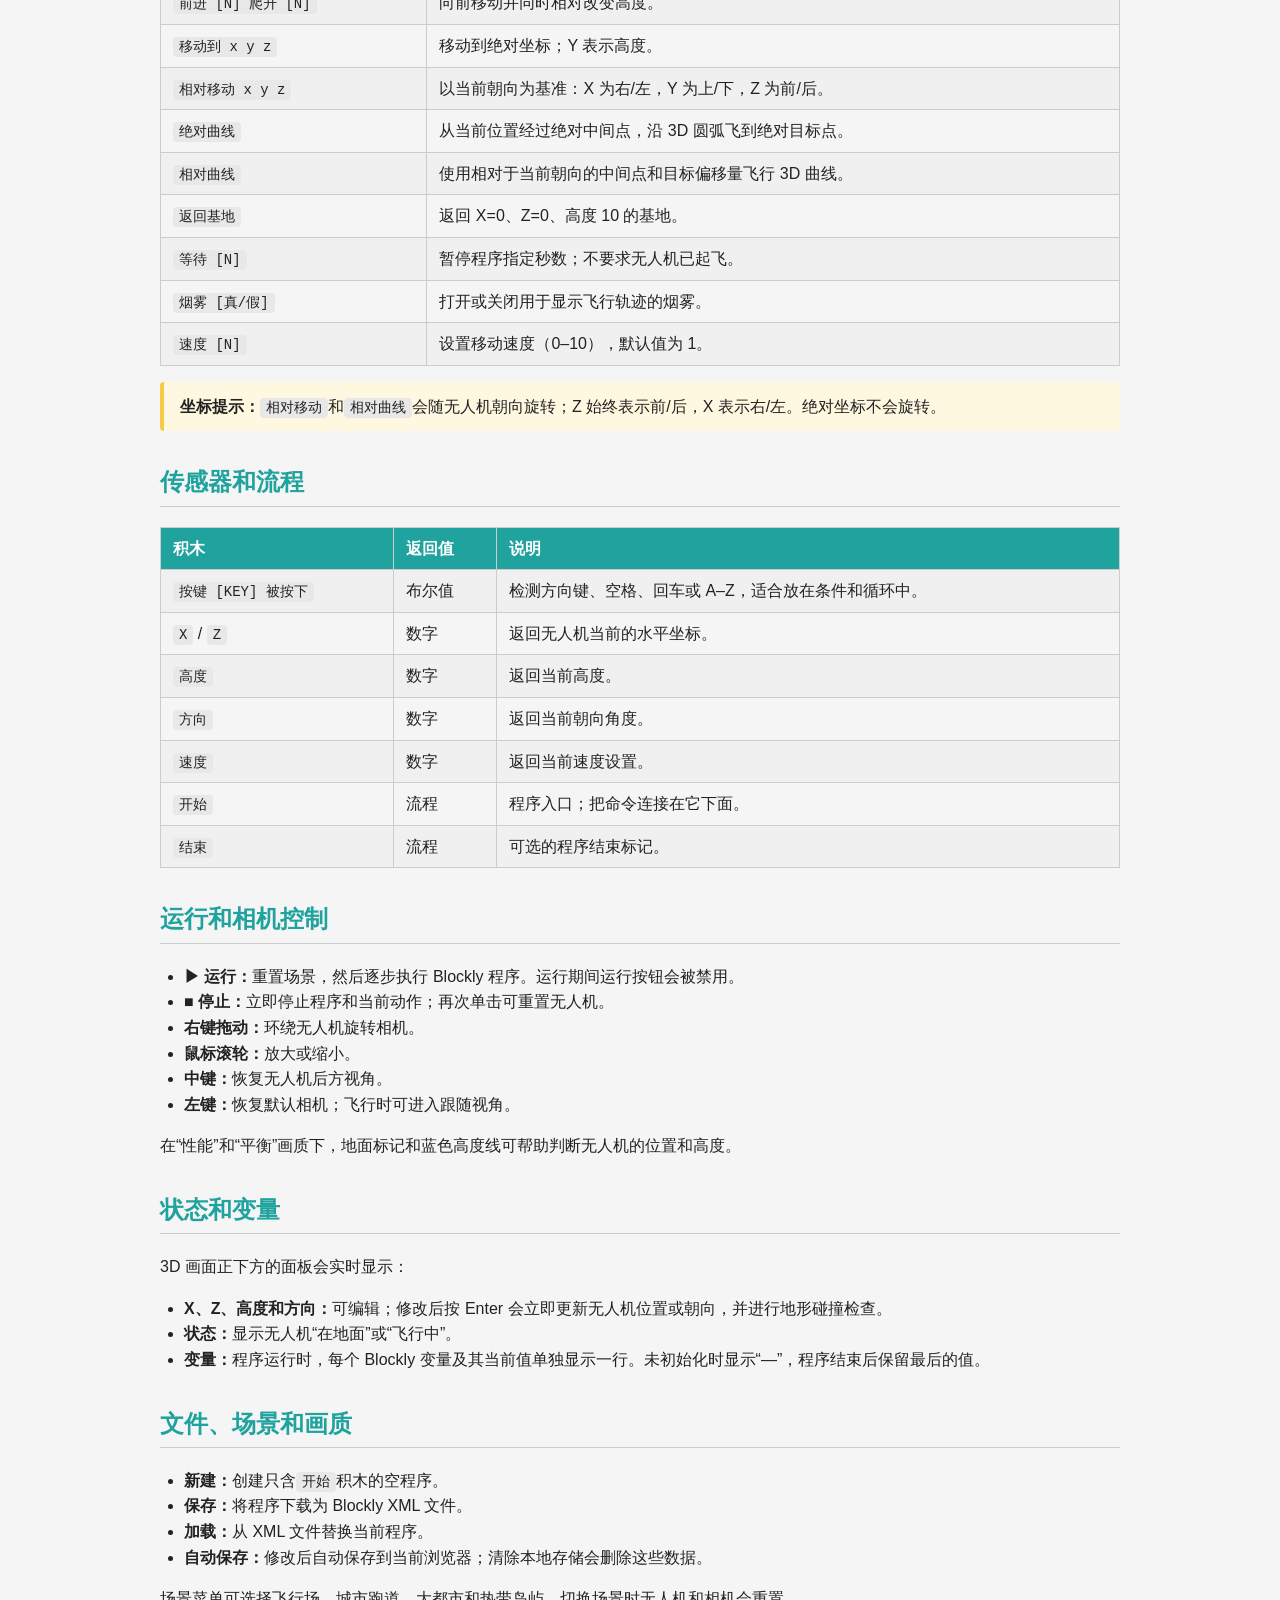
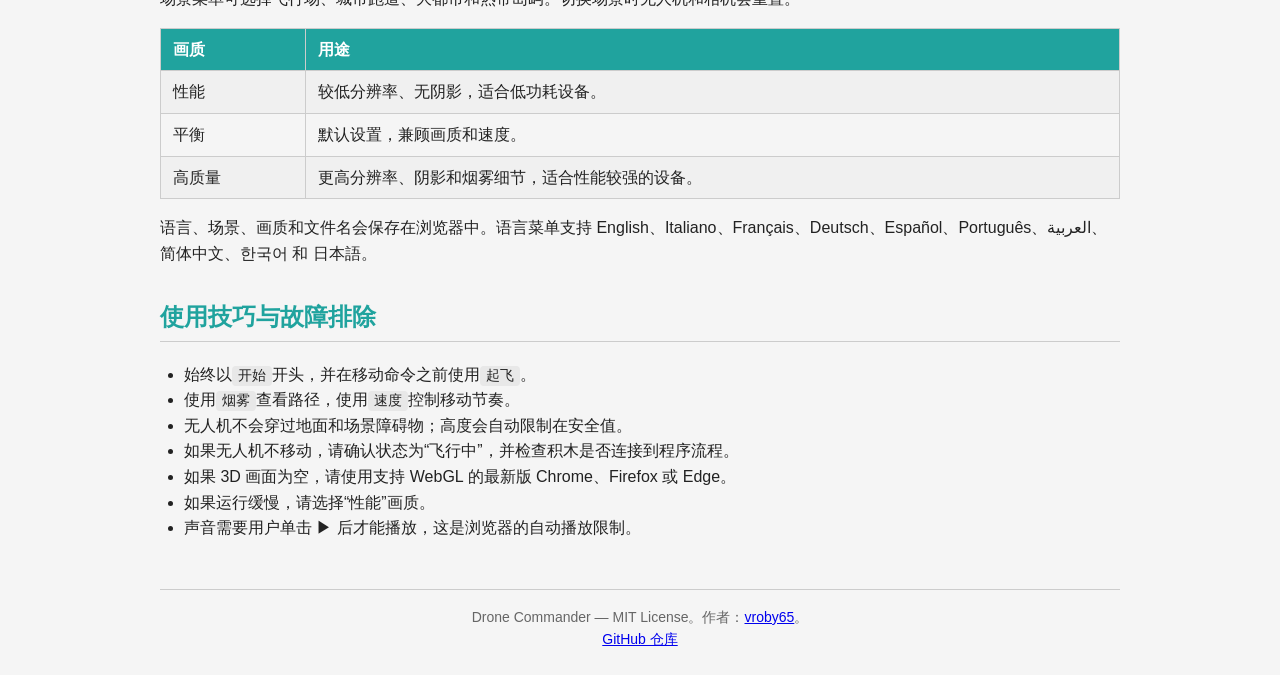
<file: doc/help-zh.html>
<!DOCTYPE html>
<html lang="zh-Hans">
<head>
  <meta charset="UTF-8">
  <meta name="viewport" content="width=device-width, initial-scale=1.0">
  <title>Drone Commander - 帮助</title>
  <link rel="stylesheet" href="help.css">
</head>
<body>

<h1>Drone Commander</h1>
<p><strong>Drone Commander</strong> 是一个使用 Blockly 可视化编程控制无人机飞行的浏览器应用。组合积木、运行程序，然后在 Three.js 实时 3D 场景中观察无人机执行命令。</p>

<div class="tip"><strong>快速开始：</strong>拖入一个<code>开始</code>积木，在下面连接<code>起飞</code>和<code>降落</code>积木，然后单击绿色的 ▶ 按钮。</div>

<h2>目录</h2>
<ol>
  <li><a href="#interface">界面概览</a></li>
  <li><a href="#editor">Blockly 编辑器</a></li>
  <li><a href="#drone-blocks">无人机积木</a></li>
  <li><a href="#sensors">传感器和流程</a></li>
  <li><a href="#controls">运行和相机控制</a></li>
  <li><a href="#status">状态和变量</a></li>
  <li><a href="#files">文件、场景和画质</a></li>
  <li><a href="#tips">使用技巧与故障排除</a></li>
</ol>

<h2 id="interface">界面概览</h2>
<p>界面由一个可调整宽度的分隔条分成两个面板：</p>
<ul>
  <li><strong>左侧面板：</strong>用于创建飞行程序的 Blockly 编辑器，以及语言、文件、场景和画质控件。</li>
  <li><strong>右侧面板：</strong>3D 无人机画面；其下方是飞行状态和程序变量。</li>
</ul>
<p>右侧工具栏包含全屏、当前文件名、▶ 运行和 ■ 停止按钮。全屏模式会暂时隐藏编辑器和状态面板。</p>

<h2 id="editor">Blockly 编辑器</h2>
<ol>
  <li>从工具箱拖入<code>开始</code>积木。</li>
  <li>将无人机、逻辑、循环和其他积木连接在它下面。</li>
  <li>将数字、文本、传感器或变量积木插入对应的输入。</li>
  <li>单击 ▶ 运行。只有与程序连接的积木会按顺序执行。</li>
</ol>

<div class="category-section">
  <span class="category-tag cat-logic">逻辑</span>
  <span class="category-tag cat-loops">循环</span>
  <span class="category-tag cat-math">数学</span>
  <span class="category-tag cat-text">文本</span>
  <span class="category-tag cat-lists">列表</span>
  <span class="category-tag cat-variables">变量</span>
  <span class="category-tag cat-functions">函数</span>
  <span class="category-tag cat-sensors">传感器</span>
  <span class="category-tag cat-drone">无人机</span>
  <span class="category-tag cat-flow">流程</span>
</div>

<p>用鼠标滚轮缩放工作区；拖动空白区域可平移；右键积木可以复制、删除或添加注释。程序和文件名会自动保存在浏览器本地存储中。</p>

<h2 id="drone-blocks">无人机积木</h2>
<p>除特别说明外，移动命令只在无人机已经起飞时生效。距离和高度使用模拟器单位。</p>

<table class="block-table">
  <tr><th>积木</th><th>说明</th></tr>
  <tr><td><code>起飞</code></td><td>启动螺旋桨并上升到默认飞行高度 10。</td></tr>
  <tr><td><code>降落</code></td><td>下降到当前位置的地面高度并停止螺旋桨。</td></tr>
  <tr><td><code>设置高度 [N]</code></td><td>平滑移动到指定的绝对高度。</td></tr>
  <tr><td><code>改变高度 [N]</code></td><td>按相对值上升或下降；不会低于安全高度。</td></tr>
  <tr><td><code>设置角度 [N]</code></td><td>将朝向设置为 0–359 度的绝对角度。</td></tr>
  <tr><td><code>改变角度 [N]</code></td><td>按相对角度旋转，例如 90 向右转，-90 向左转。</td></tr>
  <tr><td><code>横移 [N]</code></td><td>正值向右，负值向左。</td></tr>
  <tr><td><code>前进 [N]</code></td><td>沿无人机当前朝向前进指定距离。</td></tr>
  <tr><td><code>前进 [N] 爬升 [N]</code></td><td>向前移动并同时相对改变高度。</td></tr>
  <tr><td><code>移动到 x y z</code></td><td>移动到绝对坐标；Y 表示高度。</td></tr>
  <tr><td><code>相对移动 x y z</code></td><td>以当前朝向为基准：X 为右/左，Y 为上/下，Z 为前/后。</td></tr>
  <tr><td><code>绝对曲线</code></td><td>从当前位置经过绝对中间点，沿 3D 圆弧飞到绝对目标点。</td></tr>
  <tr><td><code>相对曲线</code></td><td>使用相对于当前朝向的中间点和目标偏移量飞行 3D 曲线。</td></tr>
  <tr><td><code>返回基地</code></td><td>返回 X=0、Z=0、高度 10 的基地。</td></tr>
  <tr><td><code>等待 [N]</code></td><td>暂停程序指定秒数；不要求无人机已起飞。</td></tr>
  <tr><td><code>烟雾 [真/假]</code></td><td>打开或关闭用于显示飞行轨迹的烟雾。</td></tr>
  <tr><td><code>速度 [N]</code></td><td>设置移动速度（0–10），默认值为 1。</td></tr>
</table>

<div class="note"><strong>坐标提示：</strong><code>相对移动</code>和<code>相对曲线</code>会随无人机朝向旋转；Z 始终表示前/后，X 表示右/左。绝对坐标不会旋转。</div>

<h2 id="sensors">传感器和流程</h2>
<table class="block-table">
  <tr><th>积木</th><th>返回值</th><th>说明</th></tr>
  <tr><td><code>按键 [KEY] 被按下</code></td><td>布尔值</td><td>检测方向键、空格、回车或 A–Z，适合放在条件和循环中。</td></tr>
  <tr><td><code>X</code> / <code>Z</code></td><td>数字</td><td>返回无人机当前的水平坐标。</td></tr>
  <tr><td><code>高度</code></td><td>数字</td><td>返回当前高度。</td></tr>
  <tr><td><code>方向</code></td><td>数字</td><td>返回当前朝向角度。</td></tr>
  <tr><td><code>速度</code></td><td>数字</td><td>返回当前速度设置。</td></tr>
  <tr><td><code>开始</code></td><td>流程</td><td>程序入口；把命令连接在它下面。</td></tr>
  <tr><td><code>结束</code></td><td>流程</td><td>可选的程序结束标记。</td></tr>
</table>

<h2 id="controls">运行和相机控制</h2>
<ul>
  <li><strong>▶ 运行：</strong>重置场景，然后逐步执行 Blockly 程序。运行期间运行按钮会被禁用。</li>
  <li><strong>■ 停止：</strong>立即停止程序和当前动作；再次单击可重置无人机。</li>
  <li><strong>右键拖动：</strong>环绕无人机旋转相机。</li>
  <li><strong>鼠标滚轮：</strong>放大或缩小。</li>
  <li><strong>中键：</strong>恢复无人机后方视角。</li>
  <li><strong>左键：</strong>恢复默认相机；飞行时可进入跟随视角。</li>
</ul>
<p>在“性能”和“平衡”画质下，地面标记和蓝色高度线可帮助判断无人机的位置和高度。</p>

<h2 id="status">状态和变量</h2>
<p>3D 画面正下方的面板会实时显示：</p>
<ul>
  <li><strong>X、Z、高度和方向：</strong>可编辑；修改后按 Enter 会立即更新无人机位置或朝向，并进行地形碰撞检查。</li>
  <li><strong>状态：</strong>显示无人机“在地面”或“飞行中”。</li>
  <li><strong>变量：</strong>程序运行时，每个 Blockly 变量及其当前值单独显示一行。未初始化时显示“—”，程序结束后保留最后的值。</li>
</ul>

<h2 id="files">文件、场景和画质</h2>
<ul>
  <li><strong>新建：</strong>创建只含<code>开始</code>积木的空程序。</li>
  <li><strong>保存：</strong>将程序下载为 Blockly XML 文件。</li>
  <li><strong>加载：</strong>从 XML 文件替换当前程序。</li>
  <li><strong>自动保存：</strong>修改后自动保存到当前浏览器；清除本地存储会删除这些数据。</li>
</ul>
<p>场景菜单可选择飞行场、城市跑道、大都市和热带岛屿。切换场景时无人机和相机会重置。</p>
<table class="block-table">
  <tr><th>画质</th><th>用途</th></tr>
  <tr><td>性能</td><td>较低分辨率、无阴影，适合低功耗设备。</td></tr>
  <tr><td>平衡</td><td>默认设置，兼顾画质和速度。</td></tr>
  <tr><td>高质量</td><td>更高分辨率、阴影和烟雾细节，适合性能较强的设备。</td></tr>
</table>
<p>语言、场景、画质和文件名会保存在浏览器中。语言菜单支持 English、Italiano、Français、Deutsch、Español、Português、العربية、简体中文、한국어 和 日本語。</p>

<h2 id="tips">使用技巧与故障排除</h2>
<ul>
  <li>始终以<code>开始</code>开头，并在移动命令之前使用<code>起飞</code>。</li>
  <li>使用<code>烟雾</code>查看路径，使用<code>速度</code>控制移动节奏。</li>
  <li>无人机不会穿过地面和场景障碍物；高度会自动限制在安全值。</li>
  <li>如果无人机不移动，请确认状态为“飞行中”，并检查积木是否连接到程序流程。</li>
  <li>如果 3D 画面为空，请使用支持 WebGL 的最新版 Chrome、Firefox 或 Edge。</li>
  <li>如果运行缓慢，请选择“性能”画质。</li>
  <li>声音需要用户单击 ▶ 后才能播放，这是浏览器的自动播放限制。</li>
</ul>

<footer>
  Drone Commander — MIT License。作者：<a href="https://github.com/vroby65">vroby65</a>。<br>
  <a href="https://github.com/vroby65/DroneCommander">GitHub 仓库</a>
</footer>

</body>
</html>
</file>
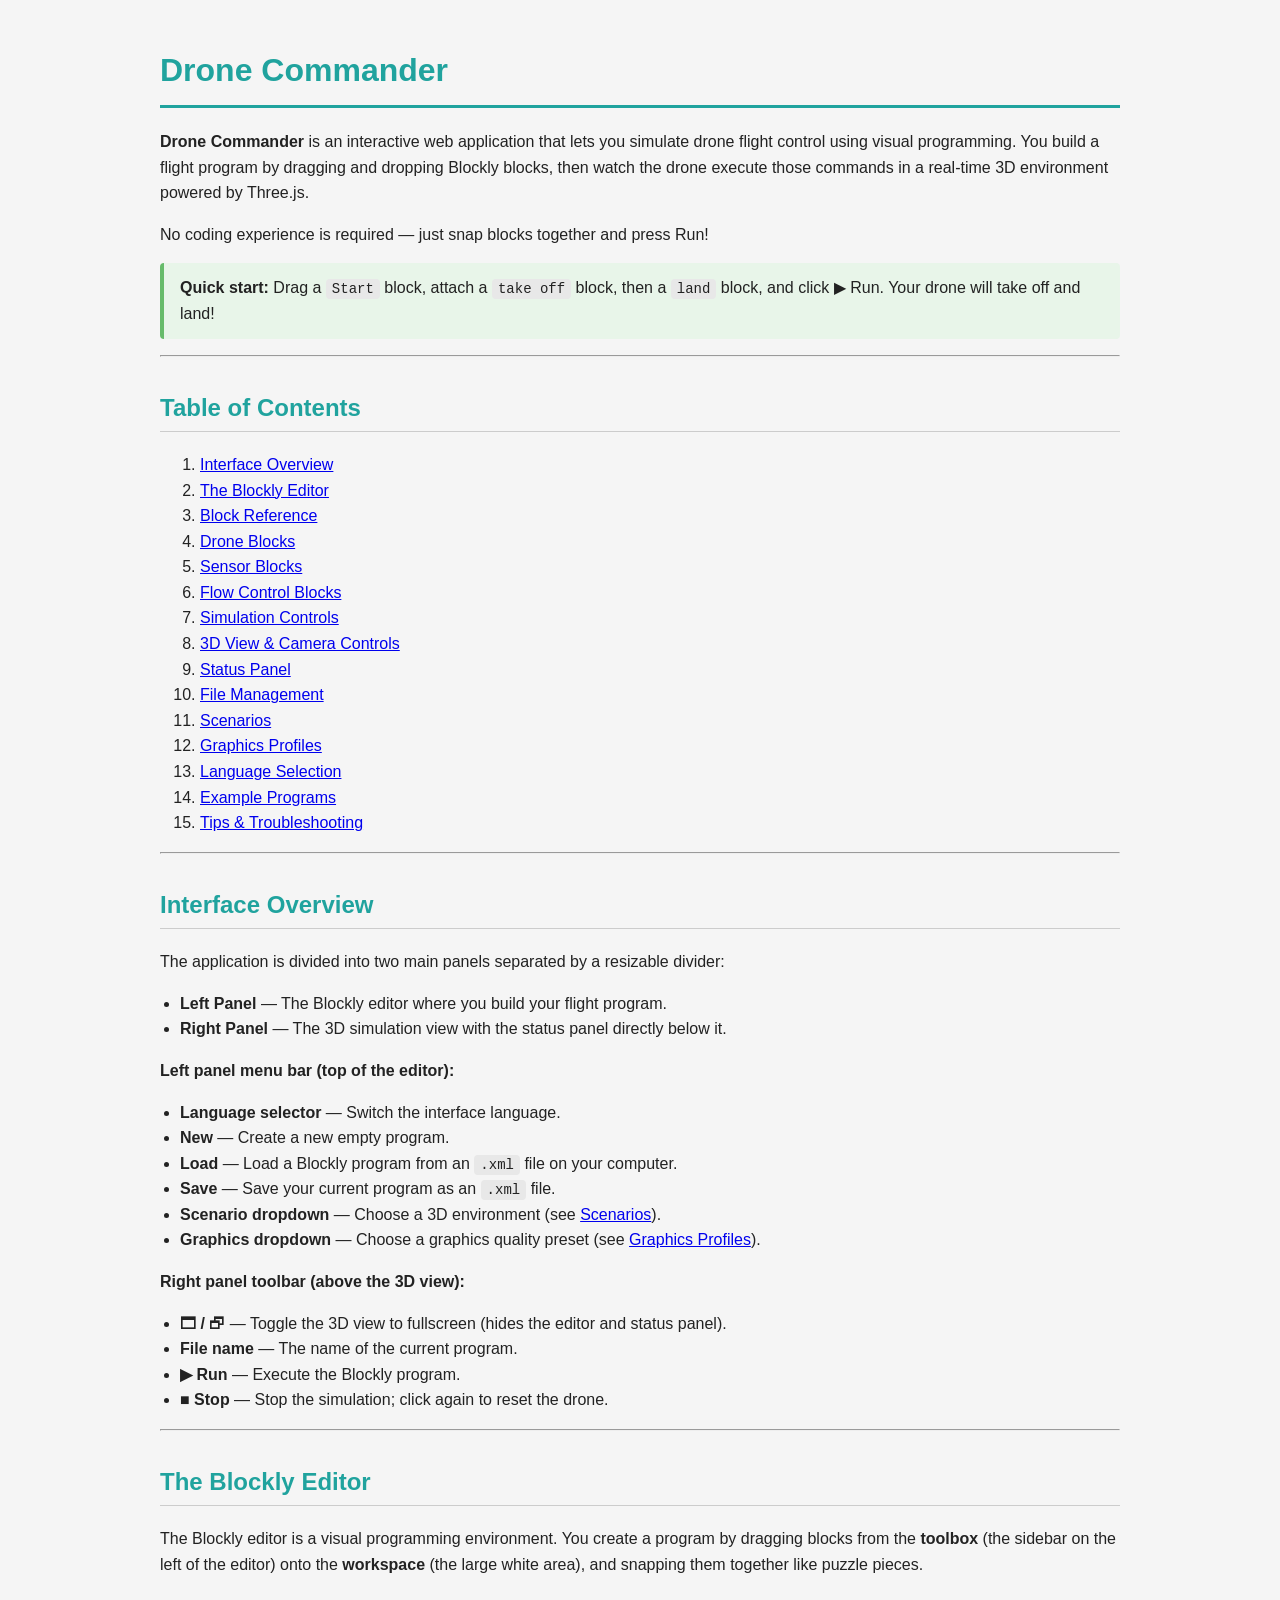
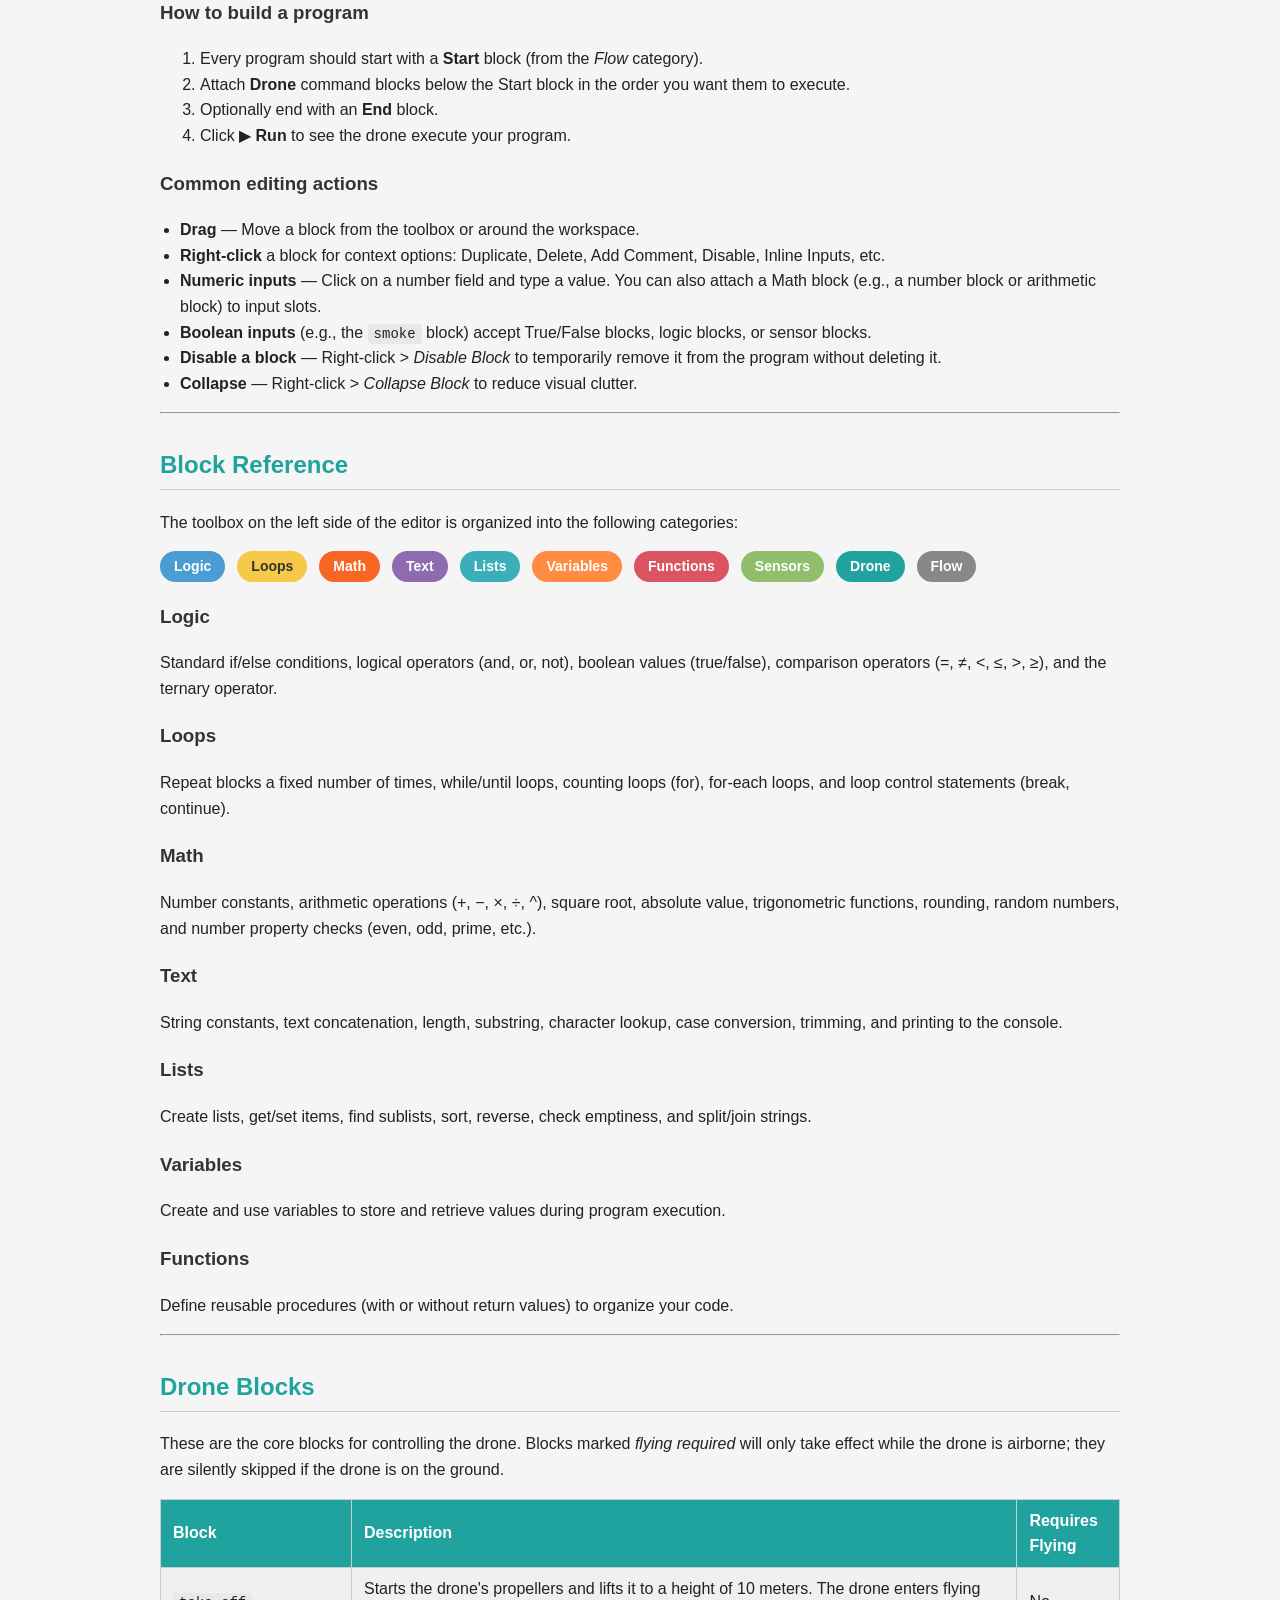
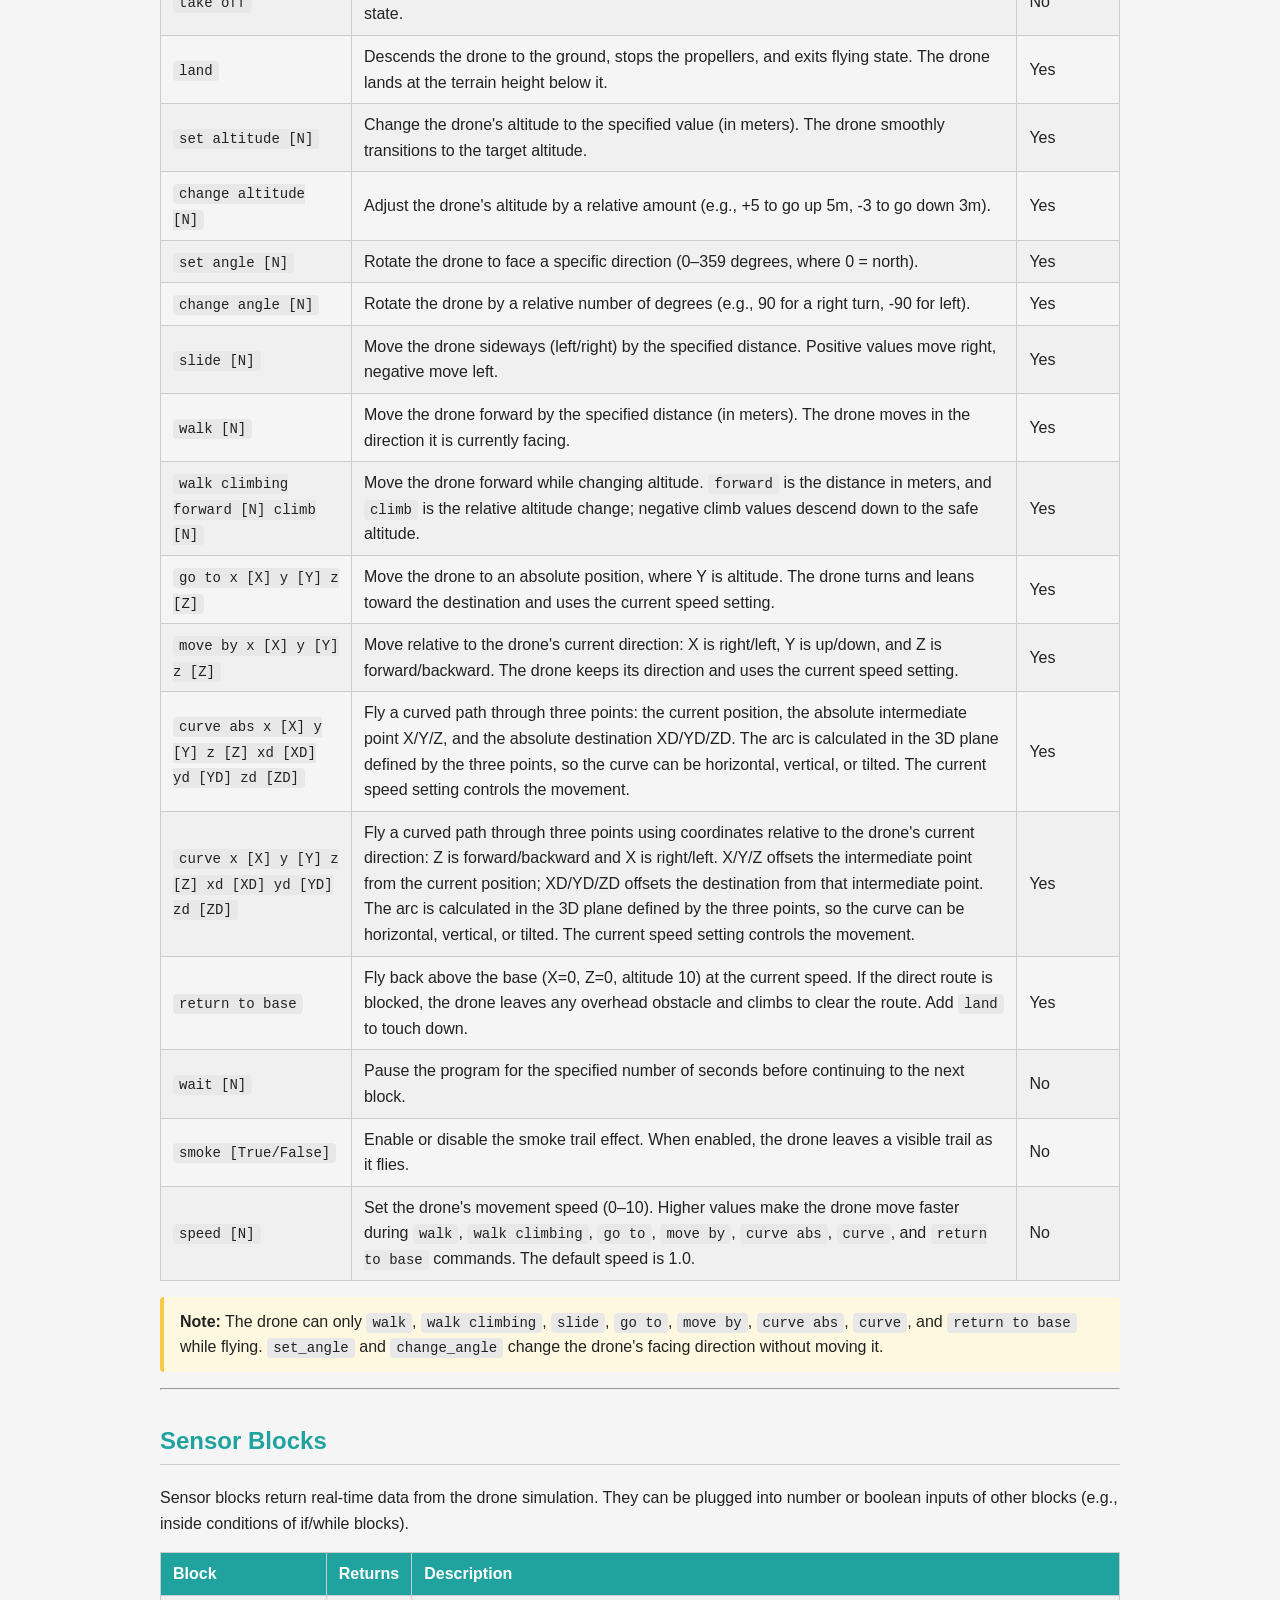
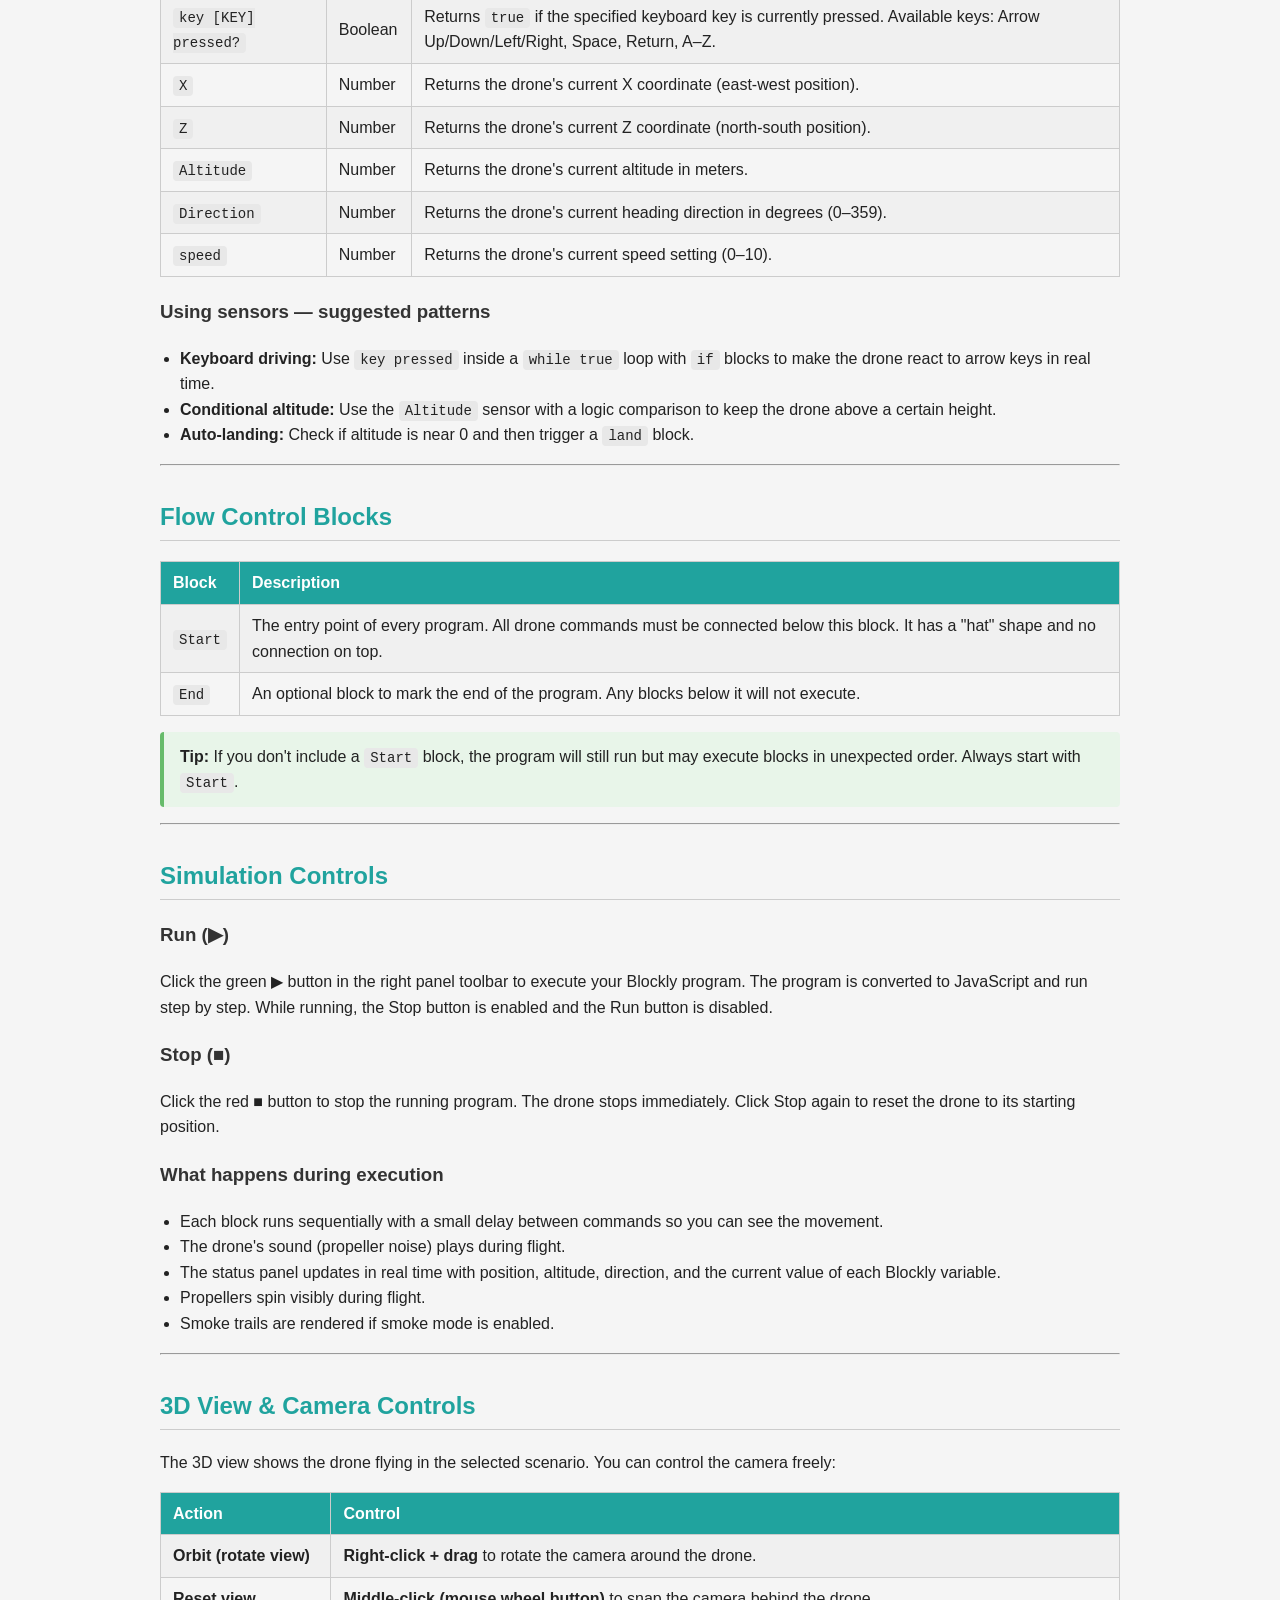
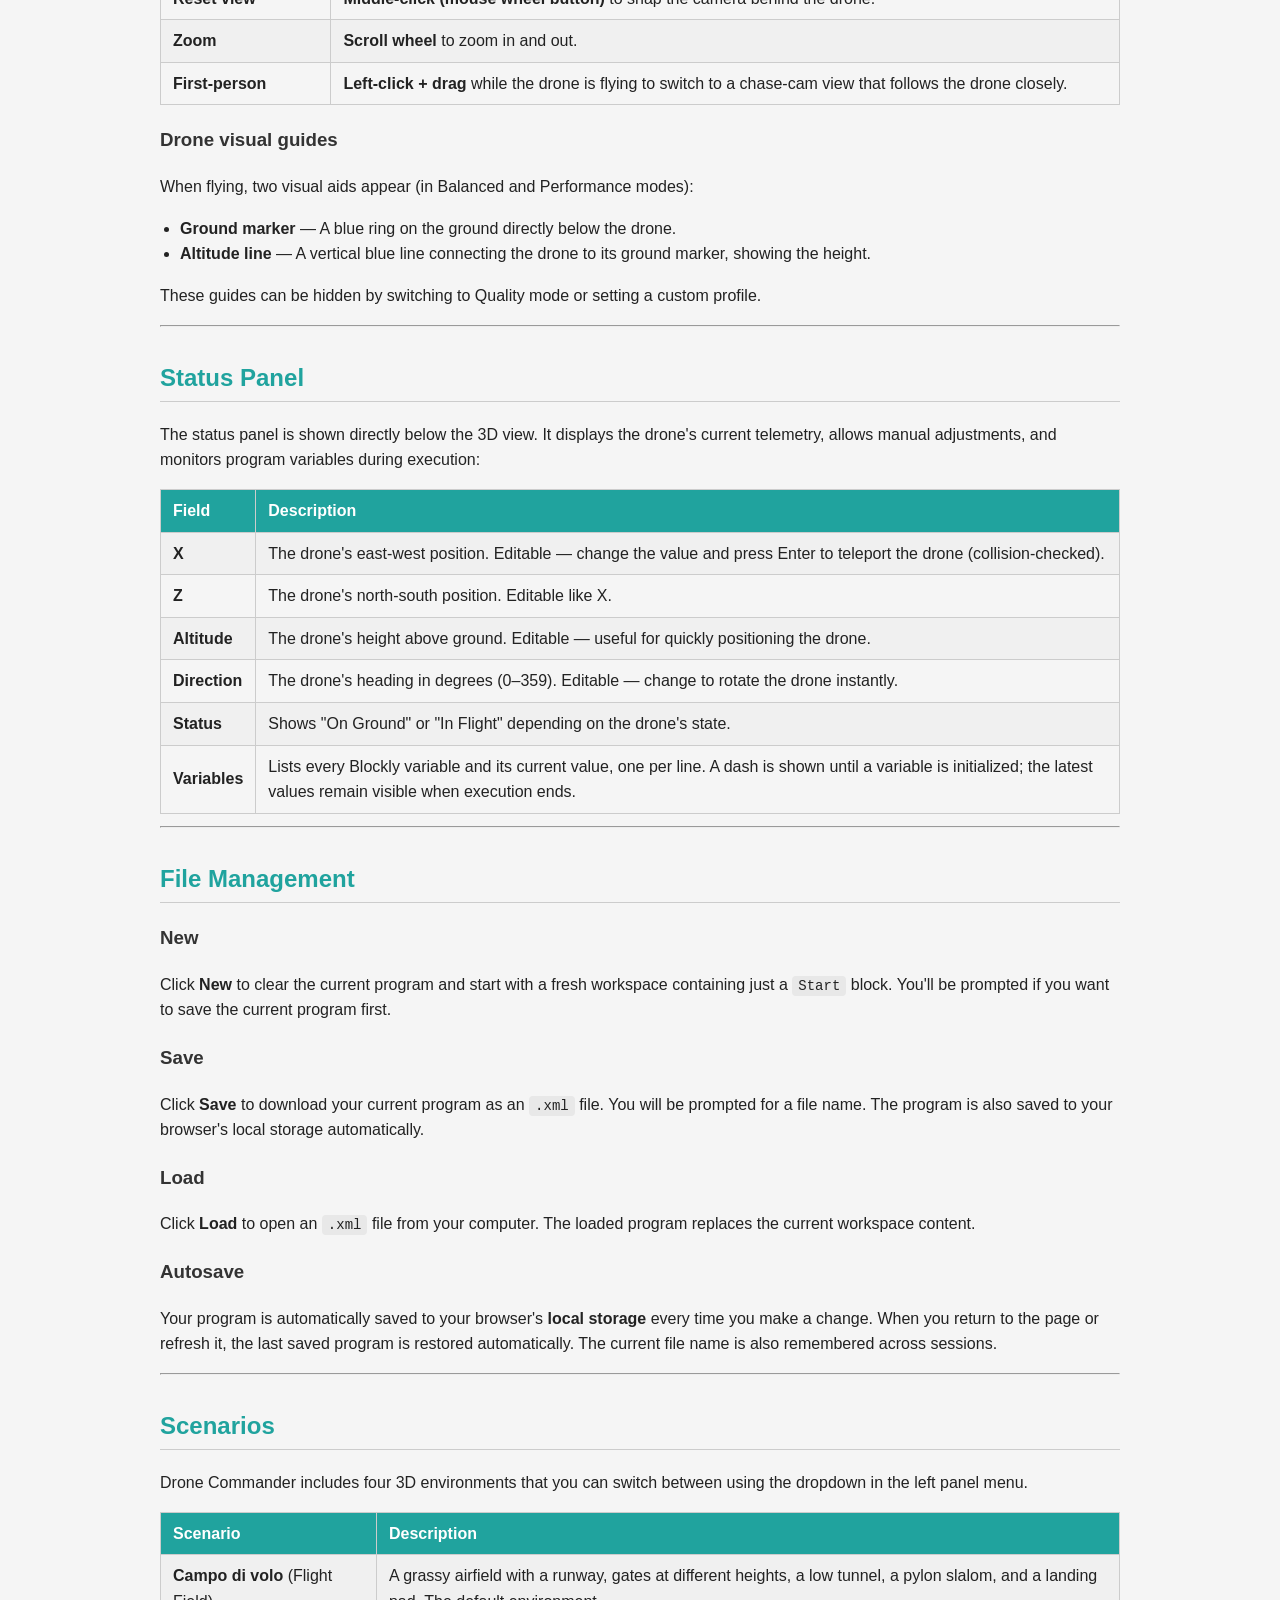
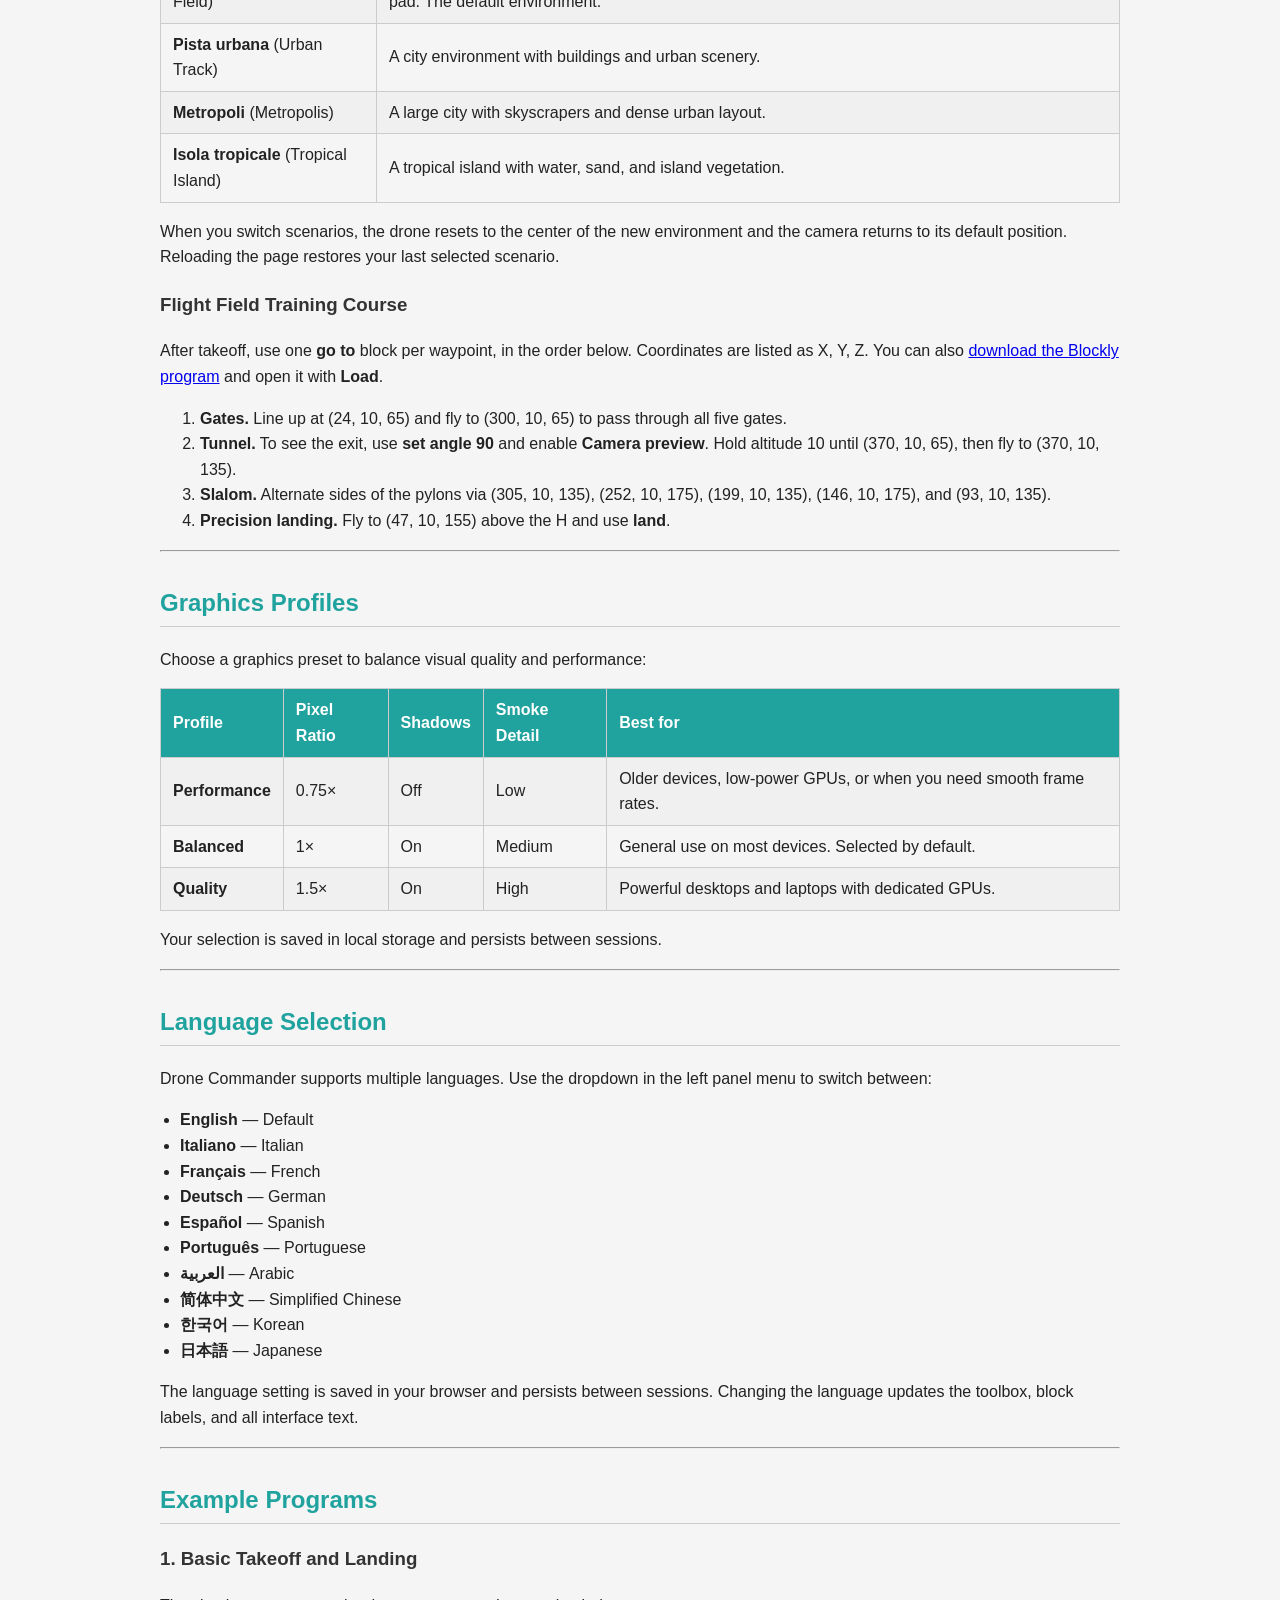
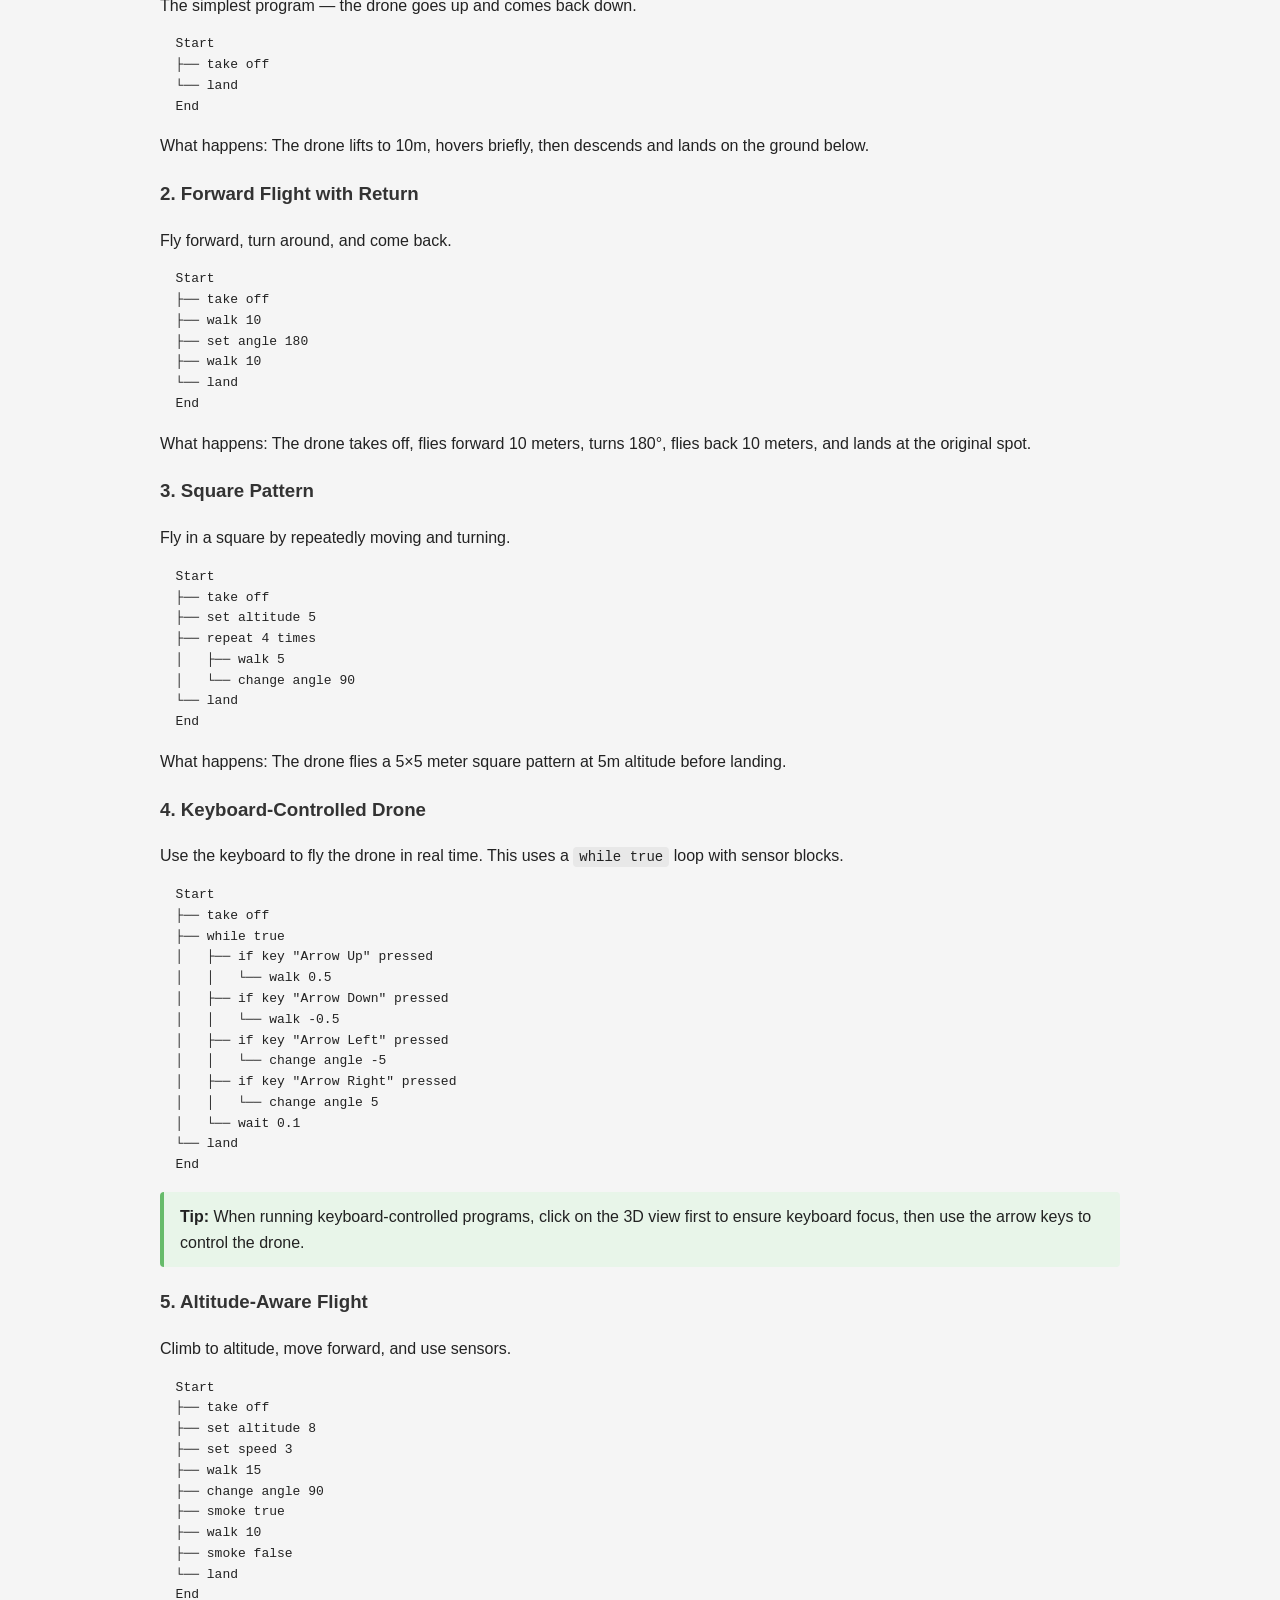
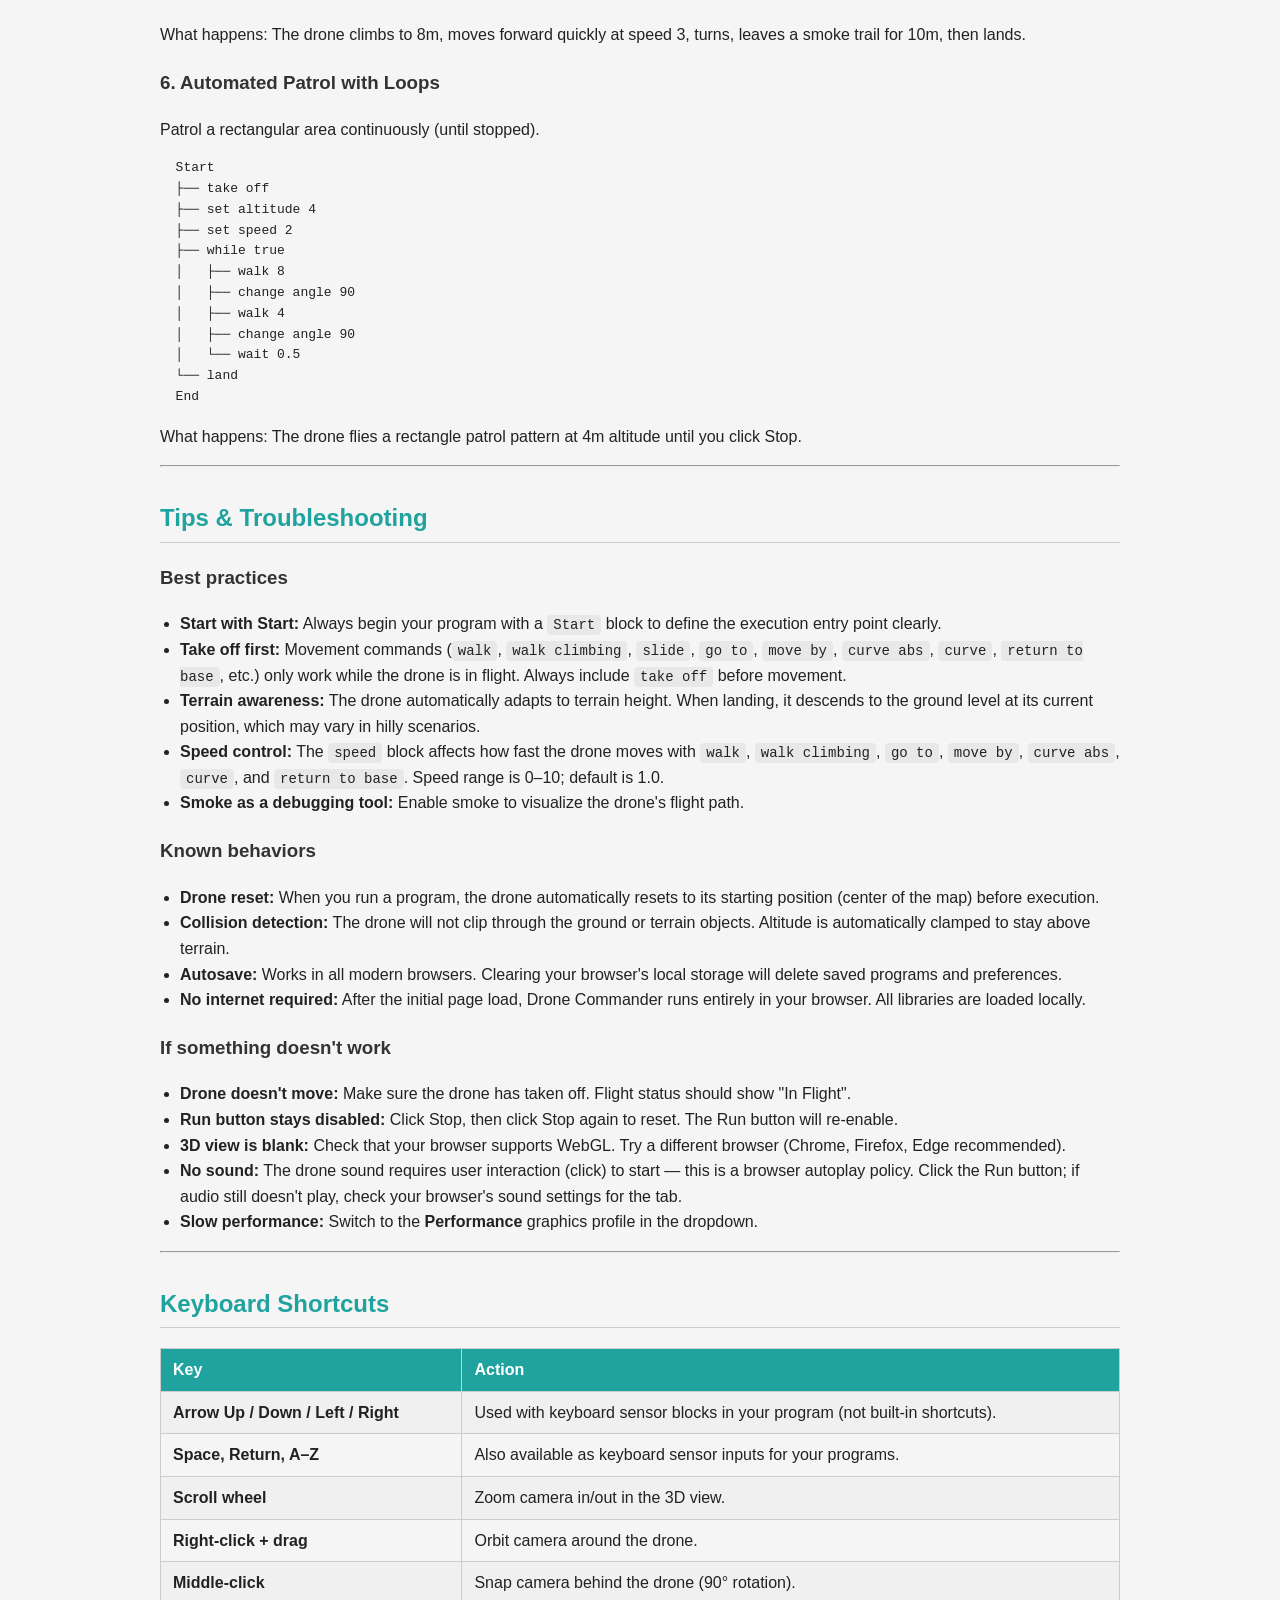
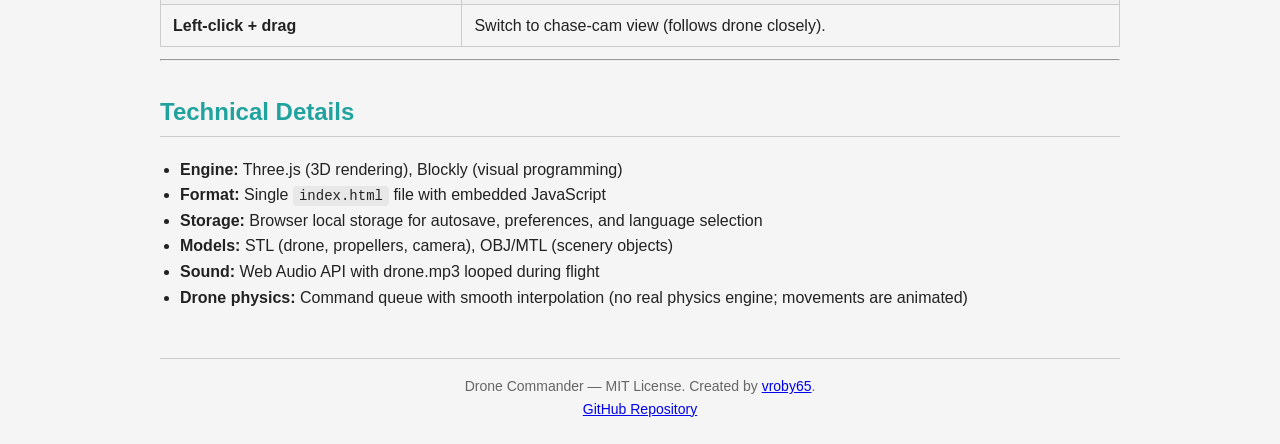
<file: doc/help.html>
<!DOCTYPE html>
<html lang="en">
<head>
  <meta charset="UTF-8">
  <meta name="viewport" content="width=device-width, initial-scale=1.0">
  <title>Drone Commander - Help</title>
  <style>
    body {
      font-family: 'Segoe UI', Tahoma, Geneva, Verdana, sans-serif;
      max-width: 960px;
      margin: 0 auto;
      padding: 24px;
      background: #f5f5f5;
      color: #222;
      line-height: 1.6;
    }
    h1 { color: #20A39E; border-bottom: 3px solid #20A39E; padding-bottom: 8px; }
    h2 { color: #20A39E; margin-top: 32px; border-bottom: 1px solid #ccc; padding-bottom: 4px; }
    h3 { color: #333; margin-top: 20px; }
    code {
      background: #e8e8e8;
      padding: 2px 6px;
      border-radius: 4px;
      font-size: 14px;
    }
    .block-table {
      width: 100%;
      border-collapse: collapse;
      margin: 12px 0;
    }
    .block-table th, .block-table td {
      border: 1px solid #ccc;
      padding: 8px 12px;
      text-align: left;
    }
    .block-table th {
      background: #20A39E;
      color: white;
    }
    .block-table tr:nth-child(even) { background: #f0f0f0; }
    .note {
      background: #fff8e1;
      border-left: 4px solid #f7c948;
      padding: 12px 16px;
      margin: 16px 0;
      border-radius: 4px;
    }
    .tip {
      background: #e8f5e9;
      border-left: 4px solid #66bb6a;
      padding: 12px 16px;
      margin: 16px 0;
      border-radius: 4px;
    }
    .category-section {
      display: flex;
      flex-wrap: wrap;
      gap: 12px;
      margin: 16px 0;
    }
    .category-tag {
      display: inline-block;
      padding: 4px 14px;
      border-radius: 16px;
      color: white;
      font-weight: bold;
      font-size: 14px;
    }
    .cat-logic { background: #4B9CD3; }
    .cat-loops { background: #F7C948; color: #333; }
    .cat-math { background: #F86624; }
    .cat-text { background: #8C6BB1; }
    .cat-lists { background: #3AAFB9; }
    .cat-variables { background: #FF8C42; }
    .cat-functions { background: #DB5461; }
    .cat-sensors { background: #90BE6D; }
    .cat-drone { background: #20A39E; }
    .cat-flow { background: #888; }
    img.example-img {
      max-width: 100%;
      border: 1px solid #ccc;
      border-radius: 6px;
      margin: 8px 0;
    }
    ul { padding-left: 20px; }
    ul ul { padding-left: 20px; }
    .shortcut-table td:first-child {
      font-weight: bold;
      white-space: nowrap;
    }
    footer {
      margin-top: 48px;
      padding-top: 16px;
      border-top: 1px solid #ccc;
      font-size: 14px;
      color: #666;
      text-align: center;
    }
  </style>
</head>
<body>

<h1>Drone Commander</h1>
<p><strong>Drone Commander</strong> is an interactive web application that lets you simulate drone flight control using visual programming. You build a flight program by dragging and dropping Blockly blocks, then watch the drone execute those commands in a real-time 3D environment powered by Three.js.</p>

<p>No coding experience is required — just snap blocks together and press Run!</p>

<div class="tip">
  <strong>Quick start:</strong> Drag a <code>Start</code> block, attach a <code>take off</code> block, then a <code>land</code> block, and click ▶ Run. Your drone will take off and land!
</div>

<hr>

<h2>Table of Contents</h2>
<ol>
  <li><a href="#interface">Interface Overview</a></li>
  <li><a href="#editor">The Blockly Editor</a></li>
  <li><a href="#blocks">Block Reference</a></li>
  <li><a href="#drone-blocks">Drone Blocks</a></li>
  <li><a href="#sensor-blocks">Sensor Blocks</a></li>
  <li><a href="#flow-blocks">Flow Control Blocks</a></li>
  <li><a href="#controls">Simulation Controls</a></li>
  <li><a href="#camera">3D View &amp; Camera Controls</a></li>
  <li><a href="#status">Status Panel</a></li>
  <li><a href="#files">File Management</a></li>
  <li><a href="#scenarios">Scenarios</a></li>
  <li><a href="#graphics">Graphics Profiles</a></li>
  <li><a href="#language">Language Selection</a></li>
  <li><a href="#examples">Example Programs</a></li>
  <li><a href="#tips">Tips &amp; Troubleshooting</a></li>
</ol>

<hr>

<h2 id="interface">Interface Overview</h2>

<p>The application is divided into two main panels separated by a resizable divider:</p>

<ul>
  <li><strong>Left Panel</strong> — The Blockly editor where you build your flight program.</li>
  <li><strong>Right Panel</strong> — The 3D simulation view with the status panel directly below it.</li>
</ul>

<p><strong>Left panel menu bar (top of the editor):</strong></p>
<ul>
  <li><strong>Language selector</strong> — Switch the interface language.</li>
  <li><strong>New</strong> — Create a new empty program.</li>
  <li><strong>Load</strong> — Load a Blockly program from an <code>.xml</code> file on your computer.</li>
  <li><strong>Save</strong> — Save your current program as an <code>.xml</code> file.</li>
  <li><strong>Scenario dropdown</strong> — Choose a 3D environment (see <a href="#scenarios">Scenarios</a>).</li>
  <li><strong>Graphics dropdown</strong> — Choose a graphics quality preset (see <a href="#graphics">Graphics Profiles</a>).</li>
</ul>

<p><strong>Right panel toolbar (above the 3D view):</strong></p>
<ul>
  <li><strong>🗖 / 🗗</strong> — Toggle the 3D view to fullscreen (hides the editor and status panel).</li>
  <li><strong>File name</strong> — The name of the current program.</li>
  <li><strong>▶ Run</strong> — Execute the Blockly program.</li>
  <li><strong>■ Stop</strong> — Stop the simulation; click again to reset the drone.</li>
</ul>

<hr>

<h2 id="editor">The Blockly Editor</h2>

<p>The Blockly editor is a visual programming environment. You create a program by dragging blocks from the <strong>toolbox</strong> (the sidebar on the left of the editor) onto the <strong>workspace</strong> (the large white area), and snapping them together like puzzle pieces.</p>

<h3>How to build a program</h3>
<ol>
  <li>Every program should start with a <strong>Start</strong> block (from the <em>Flow</em> category).</li>
  <li>Attach <strong>Drone</strong> command blocks below the Start block in the order you want them to execute.</li>
  <li>Optionally end with an <strong>End</strong> block.</li>
  <li>Click ▶ <strong>Run</strong> to see the drone execute your program.</li>
</ol>

<h3>Common editing actions</h3>
<ul>
  <li><strong>Drag</strong> — Move a block from the toolbox or around the workspace.</li>
  <li><strong>Right-click</strong> a block for context options: Duplicate, Delete, Add Comment, Disable, Inline Inputs, etc.</li>
  <li><strong>Numeric inputs</strong> — Click on a number field and type a value. You can also attach a Math block (e.g., a number block or arithmetic block) to input slots.</li>
  <li><strong>Boolean inputs</strong> (e.g., the <code>smoke</code> block) accept True/False blocks, logic blocks, or sensor blocks.</li>
  <li><strong>Disable a block</strong> — Right-click &gt; <em>Disable Block</em> to temporarily remove it from the program without deleting it.</li>
  <li><strong>Collapse</strong> — Right-click &gt; <em>Collapse Block</em> to reduce visual clutter.</li>
</ul>

<hr>

<h2 id="blocks">Block Reference</h2>

<p>The toolbox on the left side of the editor is organized into the following categories:</p>

<div class="category-section">
  <span class="category-tag cat-logic">Logic</span>
  <span class="category-tag cat-loops">Loops</span>
  <span class="category-tag cat-math">Math</span>
  <span class="category-tag cat-text">Text</span>
  <span class="category-tag cat-lists">Lists</span>
  <span class="category-tag cat-variables">Variables</span>
  <span class="category-tag cat-functions">Functions</span>
  <span class="category-tag cat-sensors">Sensors</span>
  <span class="category-tag cat-drone">Drone</span>
  <span class="category-tag cat-flow">Flow</span>
</div>

<h3>Logic</h3>
<p>Standard if/else conditions, logical operators (and, or, not), boolean values (true/false), comparison operators (=, ≠, &lt;, ≤, &gt;, ≥), and the ternary operator.</p>

<h3>Loops</h3>
<p>Repeat blocks a fixed number of times, while/until loops, counting loops (for), for-each loops, and loop control statements (break, continue).</p>

<h3>Math</h3>
<p>Number constants, arithmetic operations (+, −, ×, ÷, ^), square root, absolute value, trigonometric functions, rounding, random numbers, and number property checks (even, odd, prime, etc.).</p>

<h3>Text</h3>
<p>String constants, text concatenation, length, substring, character lookup, case conversion, trimming, and printing to the console.</p>

<h3>Lists</h3>
<p>Create lists, get/set items, find sublists, sort, reverse, check emptiness, and split/join strings.</p>

<h3>Variables</h3>
<p>Create and use variables to store and retrieve values during program execution.</p>

<h3>Functions</h3>
<p>Define reusable procedures (with or without return values) to organize your code.</p>

<hr>

<h2 id="drone-blocks">Drone Blocks</h2>

<p>These are the core blocks for controlling the drone. Blocks marked <em>flying required</em> will only take effect while the drone is airborne; they are silently skipped if the drone is on the ground.</p>

<table class="block-table">
  <tr>
    <th>Block</th>
    <th>Description</th>
    <th>Requires Flying</th>
  </tr>
  <tr>
    <td><code>take off</code></td>
    <td>Starts the drone's propellers and lifts it to a height of 10 meters. The drone enters flying state.</td>
    <td>No</td>
  </tr>
  <tr>
    <td><code>land</code></td>
    <td>Descends the drone to the ground, stops the propellers, and exits flying state. The drone lands at the terrain height below it.</td>
    <td>Yes</td>
  </tr>
  <tr>
    <td><code>set altitude [N]</code></td>
    <td>Change the drone's altitude to the specified value (in meters). The drone smoothly transitions to the target altitude.</td>
    <td>Yes</td>
  </tr>
  <tr>
    <td><code>change altitude [N]</code></td>
    <td>Adjust the drone's altitude by a relative amount (e.g., +5 to go up 5m, -3 to go down 3m).</td>
    <td>Yes</td>
  </tr>
  <tr>
    <td><code>set angle [N]</code></td>
    <td>Rotate the drone to face a specific direction (0–359 degrees, where 0 = north).</td>
    <td>Yes</td>
  </tr>
  <tr>
    <td><code>change angle [N]</code></td>
    <td>Rotate the drone by a relative number of degrees (e.g., 90 for a right turn, -90 for left).</td>
    <td>Yes</td>
  </tr>
  <tr>
    <td><code>slide [N]</code></td>
    <td>Move the drone sideways (left/right) by the specified distance. Positive values move right, negative move left.</td>
    <td>Yes</td>
  </tr>
  <tr>
    <td><code>walk [N]</code></td>
    <td>Move the drone forward by the specified distance (in meters). The drone moves in the direction it is currently facing.</td>
    <td>Yes</td>
  </tr>
  <tr>
    <td><code>walk climbing forward [N] climb [N]</code></td>
    <td>Move the drone forward while changing altitude. <code>forward</code> is the distance in meters, and <code>climb</code> is the relative altitude change; negative climb values descend down to the safe altitude.</td>
    <td>Yes</td>
  </tr>
  <tr>
    <td><code>go to x [X] y [Y] z [Z]</code></td>
    <td>Move the drone to an absolute position, where Y is altitude. The drone turns and leans toward the destination and uses the current speed setting.</td>
    <td>Yes</td>
  </tr>
  <tr>
    <td><code>move by x [X] y [Y] z [Z]</code></td>
    <td>Move relative to the drone's current direction: X is right/left, Y is up/down, and Z is forward/backward. The drone keeps its direction and uses the current speed setting.</td>
    <td>Yes</td>
  </tr>
  <tr>
    <td><code>curve abs x [X] y [Y] z [Z] xd [XD] yd [YD] zd [ZD]</code></td>
    <td>Fly a curved path through three points: the current position, the absolute intermediate point X/Y/Z, and the absolute destination XD/YD/ZD. The arc is calculated in the 3D plane defined by the three points, so the curve can be horizontal, vertical, or tilted. The current speed setting controls the movement.</td>
    <td>Yes</td>
  </tr>
  <tr>
    <td><code>curve x [X] y [Y] z [Z] xd [XD] yd [YD] zd [ZD]</code></td>
    <td>Fly a curved path through three points using coordinates relative to the drone's current direction: Z is forward/backward and X is right/left. X/Y/Z offsets the intermediate point from the current position; XD/YD/ZD offsets the destination from that intermediate point. The arc is calculated in the 3D plane defined by the three points, so the curve can be horizontal, vertical, or tilted. The current speed setting controls the movement.</td>
    <td>Yes</td>
  </tr>
  <tr>
    <td><code>return to base</code></td>
    <td>Fly back above the base (X=0, Z=0, altitude 10) at the current speed. If the direct route is blocked, the drone leaves any overhead obstacle and climbs to clear the route. Add <code>land</code> to touch down.</td>
    <td>Yes</td>
  </tr>
  <tr>
    <td><code>wait [N]</code></td>
    <td>Pause the program for the specified number of seconds before continuing to the next block.</td>
    <td>No</td>
  </tr>
  <tr>
    <td><code>smoke [True/False]</code></td>
    <td>Enable or disable the smoke trail effect. When enabled, the drone leaves a visible trail as it flies.</td>
    <td>No</td>
  </tr>
  <tr>
    <td><code>speed [N]</code></td>
    <td>Set the drone's movement speed (0–10). Higher values make the drone move faster during <code>walk</code>, <code>walk climbing</code>, <code>go to</code>, <code>move by</code>, <code>curve abs</code>, <code>curve</code>, and <code>return to base</code> commands. The default speed is 1.0.</td>
    <td>No</td>
  </tr>
</table>

<div class="note">
  <strong>Note:</strong> The drone can only <code>walk</code>, <code>walk climbing</code>, <code>slide</code>, <code>go to</code>, <code>move by</code>, <code>curve abs</code>, <code>curve</code>, and <code>return to base</code> while flying. <code>set_angle</code> and <code>change_angle</code> change the drone's facing direction without moving it.
</div>

<hr>

<h2 id="sensor-blocks">Sensor Blocks</h2>

<p>Sensor blocks return real-time data from the drone simulation. They can be plugged into number or boolean inputs of other blocks (e.g., inside conditions of if/while blocks).</p>

<table class="block-table">
  <tr>
    <th>Block</th>
    <th>Returns</th>
    <th>Description</th>
  </tr>
  <tr>
    <td><code>key [KEY] pressed?</code></td>
    <td>Boolean</td>
    <td>Returns <code>true</code> if the specified keyboard key is currently pressed. Available keys: Arrow Up/Down/Left/Right, Space, Return, A–Z.</td>
  </tr>
  <tr>
    <td><code>X</code></td>
    <td>Number</td>
    <td>Returns the drone's current X coordinate (east-west position).</td>
  </tr>
  <tr>
    <td><code>Z</code></td>
    <td>Number</td>
    <td>Returns the drone's current Z coordinate (north-south position).</td>
  </tr>
  <tr>
    <td><code>Altitude</code></td>
    <td>Number</td>
    <td>Returns the drone's current altitude in meters.</td>
  </tr>
  <tr>
    <td><code>Direction</code></td>
    <td>Number</td>
    <td>Returns the drone's current heading direction in degrees (0–359).</td>
  </tr>
  <tr>
    <td><code>speed</code></td>
    <td>Number</td>
    <td>Returns the drone's current speed setting (0–10).</td>
  </tr>
</table>

<h3>Using sensors — suggested patterns</h3>
<ul>
  <li><strong>Keyboard driving:</strong> Use <code>key pressed</code> inside a <code>while true</code> loop with <code>if</code> blocks to make the drone react to arrow keys in real time.</li>
  <li><strong>Conditional altitude:</strong> Use the <code>Altitude</code> sensor with a logic comparison to keep the drone above a certain height.</li>
  <li><strong>Auto-landing:</strong> Check if altitude is near 0 and then trigger a <code>land</code> block.</li>
</ul>

<hr>

<h2 id="flow-blocks">Flow Control Blocks</h2>

<table class="block-table">
  <tr>
    <th>Block</th>
    <th>Description</th>
  </tr>
  <tr>
    <td><code>Start</code></td>
    <td>The entry point of every program. All drone commands must be connected below this block. It has a "hat" shape and no connection on top.</td>
  </tr>
  <tr>
    <td><code>End</code></td>
    <td>An optional block to mark the end of the program. Any blocks below it will not execute.</td>
  </tr>
</table>

<div class="tip">
  <strong>Tip:</strong> If you don't include a <code>Start</code> block, the program will still run but may execute blocks in unexpected order. Always start with <code>Start</code>.
</div>

<hr>

<h2 id="controls">Simulation Controls</h2>

<h3>Run (▶)</h3>
<p>Click the green ▶ button in the right panel toolbar to execute your Blockly program. The program is converted to JavaScript and run step by step. While running, the Stop button is enabled and the Run button is disabled.</p>

<h3>Stop (■)</h3>
<p>Click the red ■ button to stop the running program. The drone stops immediately. Click Stop again to reset the drone to its starting position.</p>

<h3>What happens during execution</h3>
<ul>
  <li>Each block runs sequentially with a small delay between commands so you can see the movement.</li>
  <li>The drone's sound (propeller noise) plays during flight.</li>
  <li>The status panel updates in real time with position, altitude, direction, and the current value of each Blockly variable.</li>
  <li>Propellers spin visibly during flight.</li>
  <li>Smoke trails are rendered if smoke mode is enabled.</li>
</ul>

<hr>

<h2 id="camera">3D View &amp; Camera Controls</h2>

<p>The 3D view shows the drone flying in the selected scenario. You can control the camera freely:</p>

<table class="block-table">
  <tr>
    <th>Action</th>
    <th>Control</th>
  </tr>
  <tr>
    <td><strong>Orbit (rotate view)</strong></td>
    <td><strong>Right-click + drag</strong> to rotate the camera around the drone.</td>
  </tr>
  <tr>
    <td><strong>Reset view</strong></td>
    <td><strong>Middle-click (mouse wheel button)</strong> to snap the camera behind the drone.</td>
  </tr>
  <tr>
    <td><strong>Zoom</strong></td>
    <td><strong>Scroll wheel</strong> to zoom in and out.</td>
  </tr>
  <tr>
    <td><strong>First-person</strong></td>
    <td><strong>Left-click + drag</strong> while the drone is flying to switch to a chase-cam view that follows the drone closely.</td>
  </tr>
</table>

<h3>Drone visual guides</h3>
<p>When flying, two visual aids appear (in Balanced and Performance modes):</p>
<ul>
  <li><strong>Ground marker</strong> — A blue ring on the ground directly below the drone.</li>
  <li><strong>Altitude line</strong> — A vertical blue line connecting the drone to its ground marker, showing the height.</li>
</ul>
<p>These guides can be hidden by switching to Quality mode or setting a custom profile.</p>

<hr>

<h2 id="status">Status Panel</h2>

<p>The status panel is shown directly below the 3D view. It displays the drone's current telemetry, allows manual adjustments, and monitors program variables during execution:</p>

<table class="block-table">
  <tr>
    <th>Field</th>
    <th>Description</th>
  </tr>
  <tr>
    <td><strong>X</strong></td>
    <td>The drone's east-west position. Editable — change the value and press Enter to teleport the drone (collision-checked).</td>
  </tr>
  <tr>
    <td><strong>Z</strong></td>
    <td>The drone's north-south position. Editable like X.</td>
  </tr>
  <tr>
    <td><strong>Altitude</strong></td>
    <td>The drone's height above ground. Editable — useful for quickly positioning the drone.</td>
  </tr>
  <tr>
    <td><strong>Direction</strong></td>
    <td>The drone's heading in degrees (0–359). Editable — change to rotate the drone instantly.</td>
  </tr>
  <tr>
    <td><strong>Status</strong></td>
    <td>Shows "On Ground" or "In Flight" depending on the drone's state.</td>
  </tr>
  <tr>
    <td><strong>Variables</strong></td>
    <td>Lists every Blockly variable and its current value, one per line. A dash is shown until a variable is initialized; the latest values remain visible when execution ends.</td>
  </tr>
</table>

<hr>

<h2 id="files">File Management</h2>

<h3>New</h3>
<p>Click <strong>New</strong> to clear the current program and start with a fresh workspace containing just a <code>Start</code> block. You'll be prompted if you want to save the current program first.</p>

<h3>Save</h3>
<p>Click <strong>Save</strong> to download your current program as an <code>.xml</code> file. You will be prompted for a file name. The program is also saved to your browser's local storage automatically.</p>

<h3>Load</h3>
<p>Click <strong>Load</strong> to open an <code>.xml</code> file from your computer. The loaded program replaces the current workspace content.</p>

<h3>Autosave</h3>
<p>Your program is automatically saved to your browser's <strong>local storage</strong> every time you make a change. When you return to the page or refresh it, the last saved program is restored automatically. The current file name is also remembered across sessions.</p>

<hr>

<h2 id="scenarios">Scenarios</h2>

<p>Drone Commander includes four 3D environments that you can switch between using the dropdown in the left panel menu.</p>

<table class="block-table">
  <tr>
    <th>Scenario</th>
    <th>Description</th>
  </tr>
  <tr>
    <td><strong>Campo di volo</strong> (Flight Field)</td>
    <td>A grassy airfield with a runway, gates at different heights, a low tunnel, a pylon slalom, and a landing pad. The default environment.</td>
  </tr>
  <tr>
    <td><strong>Pista urbana</strong> (Urban Track)</td>
    <td>A city environment with buildings and urban scenery.</td>
  </tr>
  <tr>
    <td><strong>Metropoli</strong> (Metropolis)</td>
    <td>A large city with skyscrapers and dense urban layout.</td>
  </tr>
  <tr>
    <td><strong>Isola tropicale</strong> (Tropical Island)</td>
    <td>A tropical island with water, sand, and island vegetation.</td>
  </tr>
</table>

<p>When you switch scenarios, the drone resets to the center of the new environment and the camera returns to its default position. Reloading the page restores your last selected scenario.</p>

<h3>Flight Field Training Course</h3>
<p>After takeoff, use one <strong>go to</strong> block per waypoint, in the order below. Coordinates are listed as X, Y, Z. You can also <a href="../examples/campo-di-volo.xml" download>download the Blockly program</a> and open it with <strong>Load</strong>.</p>
<ol>
  <li><strong>Gates.</strong> Line up at (24, 10, 65) and fly to (300, 10, 65) to pass through all five gates.</li>
  <li><strong>Tunnel.</strong> To see the exit, use <strong>set angle 90</strong> and enable <strong>Camera preview</strong>. Hold altitude 10 until (370, 10, 65), then fly to (370, 10, 135).</li>
  <li><strong>Slalom.</strong> Alternate sides of the pylons via (305, 10, 135), (252, 10, 175), (199, 10, 135), (146, 10, 175), and (93, 10, 135).</li>
  <li><strong>Precision landing.</strong> Fly to (47, 10, 155) above the H and use <strong>land</strong>.</li>
</ol>

<hr>

<h2 id="graphics">Graphics Profiles</h2>

<p>Choose a graphics preset to balance visual quality and performance:</p>

<table class="block-table">
  <tr>
    <th>Profile</th>
    <th>Pixel Ratio</th>
    <th>Shadows</th>
    <th>Smoke Detail</th>
    <th>Best for</th>
  </tr>
  <tr>
    <td><strong>Performance</strong></td>
    <td>0.75×</td>
    <td>Off</td>
    <td>Low</td>
    <td>Older devices, low-power GPUs, or when you need smooth frame rates.</td>
  </tr>
  <tr>
    <td><strong>Balanced</strong></td>
    <td>1×</td>
    <td>On</td>
    <td>Medium</td>
    <td>General use on most devices. Selected by default.</td>
  </tr>
  <tr>
    <td><strong>Quality</strong></td>
    <td>1.5×</td>
    <td>On</td>
    <td>High</td>
    <td>Powerful desktops and laptops with dedicated GPUs.</td>
  </tr>
</table>

<p>Your selection is saved in local storage and persists between sessions.</p>

<hr>

<h2 id="language">Language Selection</h2>

<p>Drone Commander supports multiple languages. Use the dropdown in the left panel menu to switch between:</p>

<ul>
  <li><strong>English</strong> — Default</li>
  <li><strong>Italiano</strong> — Italian</li>
  <li><strong>Français</strong> — French</li>
  <li><strong>Deutsch</strong> — German</li>
  <li><strong>Español</strong> — Spanish</li>
  <li><strong>Português</strong> — Portuguese</li>
  <li><strong>العربية</strong> — Arabic</li>
  <li><strong>简体中文</strong> — Simplified Chinese</li>
  <li><strong>한국어</strong> — Korean</li>
  <li><strong>日本語</strong> — Japanese</li>
</ul>

<p>The language setting is saved in your browser and persists between sessions. Changing the language updates the toolbox, block labels, and all interface text.</p>

<hr>

<h2 id="examples">Example Programs</h2>

<h3>1. Basic Takeoff and Landing</h3>
<p>The simplest program — the drone goes up and comes back down.</p>
<pre>
  Start
  ├── take off
  └── land
  End</pre>

<p>What happens: The drone lifts to 10m, hovers briefly, then descends and lands on the ground below.</p>

<h3>2. Forward Flight with Return</h3>
<p>Fly forward, turn around, and come back.</p>
<pre>
  Start
  ├── take off
  ├── walk 10
  ├── set angle 180
  ├── walk 10
  └── land
  End</pre>

<p>What happens: The drone takes off, flies forward 10 meters, turns 180°, flies back 10 meters, and lands at the original spot.</p>

<h3>3. Square Pattern</h3>
<p>Fly in a square by repeatedly moving and turning.</p>
<pre>
  Start
  ├── take off
  ├── set altitude 5
  ├── repeat 4 times
  │   ├── walk 5
  │   └── change angle 90
  └── land
  End</pre>

<p>What happens: The drone flies a 5×5 meter square pattern at 5m altitude before landing.</p>

<h3>4. Keyboard-Controlled Drone</h3>
<p>Use the keyboard to fly the drone in real time. This uses a <code>while true</code> loop with sensor blocks.</p>
<pre>
  Start
  ├── take off
  ├── while true
  │   ├── if key "Arrow Up" pressed
  │   │   └── walk 0.5
  │   ├── if key "Arrow Down" pressed
  │   │   └── walk -0.5
  │   ├── if key "Arrow Left" pressed
  │   │   └── change angle -5
  │   ├── if key "Arrow Right" pressed
  │   │   └── change angle 5
  │   └── wait 0.1
  └── land
  End</pre>

<div class="tip">
  <strong>Tip:</strong> When running keyboard-controlled programs, click on the 3D view first to ensure keyboard focus, then use the arrow keys to control the drone.
</div>

<h3>5. Altitude-Aware Flight</h3>
<p>Climb to altitude, move forward, and use sensors.</p>
<pre>
  Start
  ├── take off
  ├── set altitude 8
  ├── set speed 3
  ├── walk 15
  ├── change angle 90
  ├── smoke true
  ├── walk 10
  ├── smoke false
  └── land
  End</pre>

<p>What happens: The drone climbs to 8m, moves forward quickly at speed 3, turns, leaves a smoke trail for 10m, then lands.</p>

<h3>6. Automated Patrol with Loops</h3>
<p>Patrol a rectangular area continuously (until stopped).</p>
<pre>
  Start
  ├── take off
  ├── set altitude 4
  ├── set speed 2
  ├── while true
  │   ├── walk 8
  │   ├── change angle 90
  │   ├── walk 4
  │   ├── change angle 90
  │   └── wait 0.5
  └── land
  End</pre>

<p>What happens: The drone flies a rectangle patrol pattern at 4m altitude until you click Stop.</p>

<hr>

<h2 id="tips">Tips &amp; Troubleshooting</h2>

<h3>Best practices</h3>
<ul>
  <li><strong>Start with Start:</strong> Always begin your program with a <code>Start</code> block to define the execution entry point clearly.</li>
  <li><strong>Take off first:</strong> Movement commands (<code>walk</code>, <code>walk climbing</code>, <code>slide</code>, <code>go to</code>, <code>move by</code>, <code>curve abs</code>, <code>curve</code>, <code>return to base</code>, etc.) only work while the drone is in flight. Always include <code>take off</code> before movement.</li>
  <li><strong>Terrain awareness:</strong> The drone automatically adapts to terrain height. When landing, it descends to the ground level at its current position, which may vary in hilly scenarios.</li>
  <li><strong>Speed control:</strong> The <code>speed</code> block affects how fast the drone moves with <code>walk</code>, <code>walk climbing</code>, <code>go to</code>, <code>move by</code>, <code>curve abs</code>, <code>curve</code>, and <code>return to base</code>. Speed range is 0–10; default is 1.0.</li>
  <li><strong>Smoke as a debugging tool:</strong> Enable smoke to visualize the drone's flight path.</li>
</ul>

<h3>Known behaviors</h3>
<ul>
  <li><strong>Drone reset:</strong> When you run a program, the drone automatically resets to its starting position (center of the map) before execution.</li>
  <li><strong>Collision detection:</strong> The drone will not clip through the ground or terrain objects. Altitude is automatically clamped to stay above terrain.</li>
  <li><strong>Autosave:</strong> Works in all modern browsers. Clearing your browser's local storage will delete saved programs and preferences.</li>
  <li><strong>No internet required:</strong> After the initial page load, Drone Commander runs entirely in your browser. All libraries are loaded locally.</li>
</ul>

<h3>If something doesn't work</h3>
<ul>
  <li><strong>Drone doesn't move:</strong> Make sure the drone has taken off. Flight status should show "In Flight".</li>
  <li><strong>Run button stays disabled:</strong> Click Stop, then click Stop again to reset. The Run button will re-enable.</li>
  <li><strong>3D view is blank:</strong> Check that your browser supports WebGL. Try a different browser (Chrome, Firefox, Edge recommended).</li>
  <li><strong>No sound:</strong> The drone sound requires user interaction (click) to start — this is a browser autoplay policy. Click the Run button; if audio still doesn't play, check your browser's sound settings for the tab.</li>
  <li><strong>Slow performance:</strong> Switch to the <strong>Performance</strong> graphics profile in the dropdown.</li>
</ul>

<hr>

<h2>Keyboard Shortcuts</h2>

<table class="block-table shortcut-table">
  <tr>
    <th>Key</th>
    <th>Action</th>
  </tr>
  <tr>
    <td>Arrow Up / Down / Left / Right</td>
    <td>Used with keyboard sensor blocks in your program (not built-in shortcuts).</td>
  </tr>
  <tr>
    <td>Space, Return, A–Z</td>
    <td>Also available as keyboard sensor inputs for your programs.</td>
  </tr>
  <tr>
    <td>Scroll wheel</td>
    <td>Zoom camera in/out in the 3D view.</td>
  </tr>
  <tr>
    <td>Right-click + drag</td>
    <td>Orbit camera around the drone.</td>
  </tr>
  <tr>
    <td>Middle-click</td>
    <td>Snap camera behind the drone (90° rotation).</td>
  </tr>
  <tr>
    <td>Left-click + drag</td>
    <td>Switch to chase-cam view (follows drone closely).</td>
  </tr>
</table>

<hr>

<h2>Technical Details</h2>
<ul>
  <li><strong>Engine:</strong> Three.js (3D rendering), Blockly (visual programming)</li>
  <li><strong>Format:</strong> Single <code>index.html</code> file with embedded JavaScript</li>
  <li><strong>Storage:</strong> Browser local storage for autosave, preferences, and language selection</li>
  <li><strong>Models:</strong> STL (drone, propellers, camera), OBJ/MTL (scenery objects)</li>
  <li><strong>Sound:</strong> Web Audio API with drone.mp3 looped during flight</li>
  <li><strong>Drone physics:</strong> Command queue with smooth interpolation (no real physics engine; movements are animated)</li>
</ul>

<footer>
  Drone Commander — MIT License. Created by <a href="https://github.com/vroby65">vroby65</a>.
  <br>
  <a href="https://github.com/vroby65/DroneCommander">GitHub Repository</a>
</footer>

</body>
</html>
</file>
<file: doc/help.css>
body {
  font-family: "Segoe UI", "Noto Sans", "Noto Sans CJK SC", "Noto Sans CJK KR", "Noto Sans CJK JP", sans-serif;
  max-width: 960px;
  margin: 0 auto;
  padding: 24px;
  background: #f5f5f5;
  color: #222;
  line-height: 1.6;
}
h1 { color: #20a39e; border-bottom: 3px solid #20a39e; padding-bottom: 8px; }
h2 { color: #20a39e; margin-top: 32px; border-bottom: 1px solid #ccc; padding-bottom: 4px; }
h3 { color: #333; margin-top: 20px; }
code {
  background: #e8e8e8;
  padding: 2px 6px;
  border-radius: 4px;
  font-size: 14px;
}
.block-table {
  width: 100%;
  border-collapse: collapse;
  margin: 12px 0;
}
.block-table th,
.block-table td {
  border: 1px solid #ccc;
  padding: 8px 12px;
  text-align: left;
  vertical-align: top;
}
.block-table th { background: #20a39e; color: #fff; }
.block-table tr:nth-child(even) { background: #f0f0f0; }
.note,
.tip {
  padding: 12px 16px;
  margin: 16px 0;
  border-radius: 4px;
}
.note { background: #fff8e1; border-left: 4px solid #f7c948; }
.tip { background: #e8f5e9; border-left: 4px solid #66bb6a; }
.category-section {
  display: flex;
  flex-wrap: wrap;
  gap: 12px;
  margin: 16px 0;
}
.category-tag {
  display: inline-block;
  padding: 4px 14px;
  border-radius: 16px;
  color: #fff;
  font-weight: bold;
  font-size: 14px;
}
.cat-logic { background: #4b9cd3; }
.cat-loops { background: #f7c948; color: #333; }
.cat-math { background: #f86624; }
.cat-text { background: #8c6bb1; }
.cat-lists { background: #3aafb9; }
.cat-variables { background: #ff8c42; }
.cat-functions { background: #db5461; }
.cat-sensors { background: #90be6d; }
.cat-drone { background: #20a39e; }
.cat-flow { background: #888; }
ul,
ol { padding-left: 24px; }
footer {
  margin-top: 48px;
  padding-top: 16px;
  border-top: 1px solid #ccc;
  font-size: 14px;
  color: #666;
  text-align: center;
}
html[dir="rtl"] .block-table th,
html[dir="rtl"] .block-table td { text-align: right; }
html[dir="rtl"] ul,
html[dir="rtl"] ol {
  padding-right: 24px;
  padding-left: 0;
}
html[dir="rtl"] .note,
html[dir="rtl"] .tip {
  border-right: 4px solid;
  border-left: 0;
}
html[dir="rtl"] .note { border-right-color: #f7c948; }
html[dir="rtl"] .tip { border-right-color: #66bb6a; }
@media (max-width: 640px) {
  body { padding: 12px; }
  .block-table { display: block; overflow-x: auto; }
}
</file>
